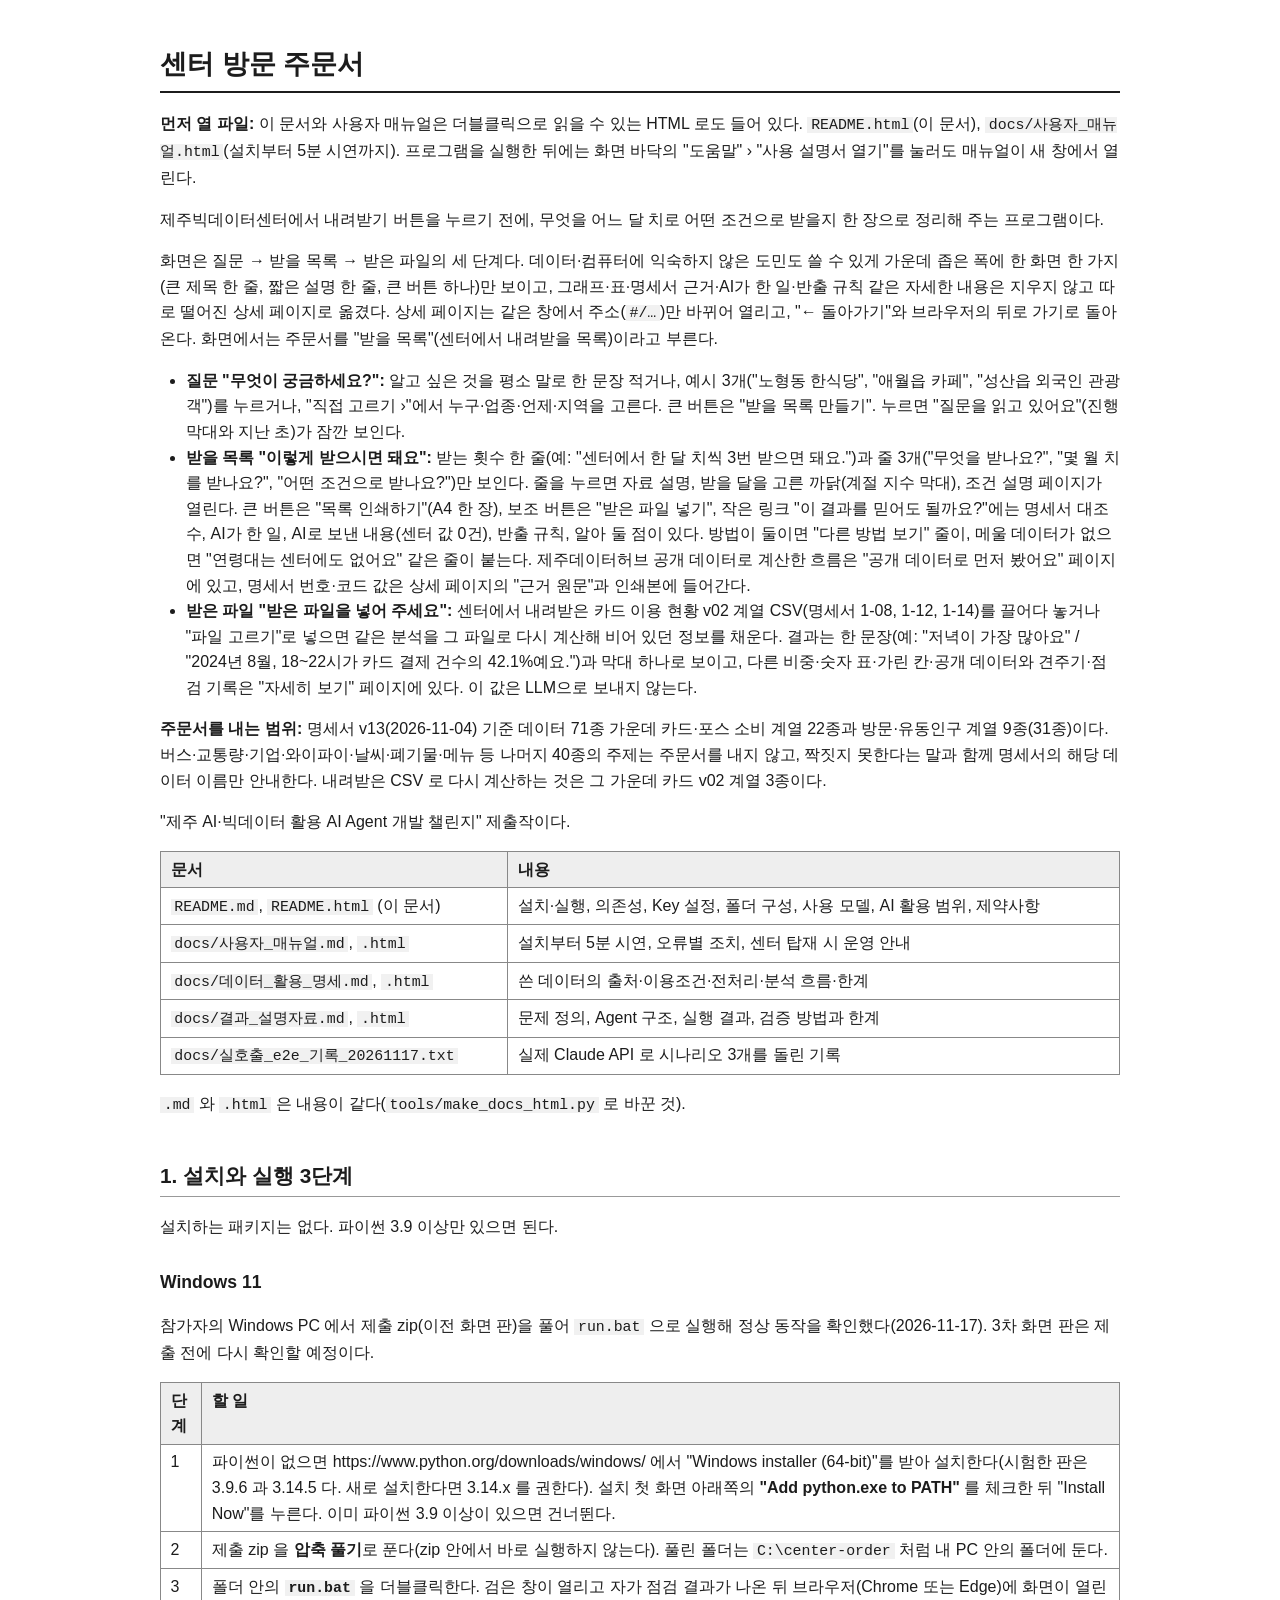
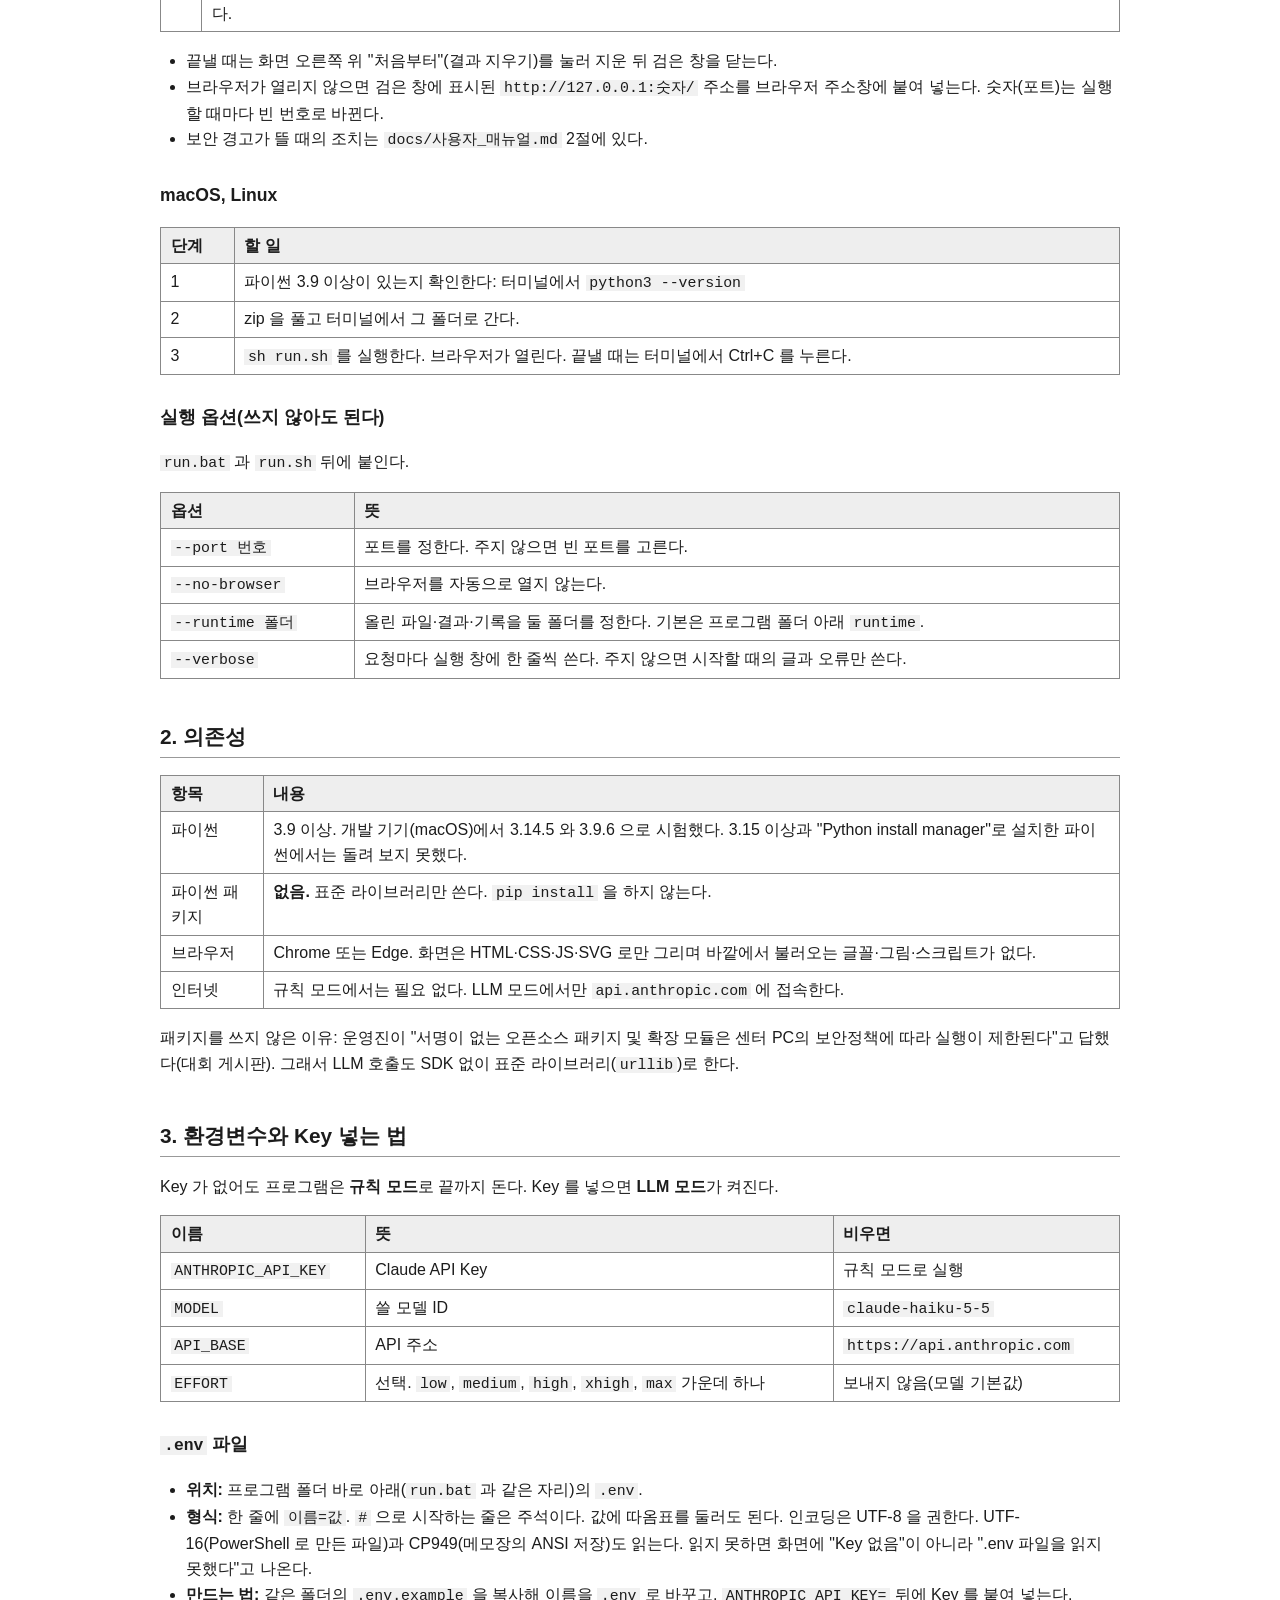
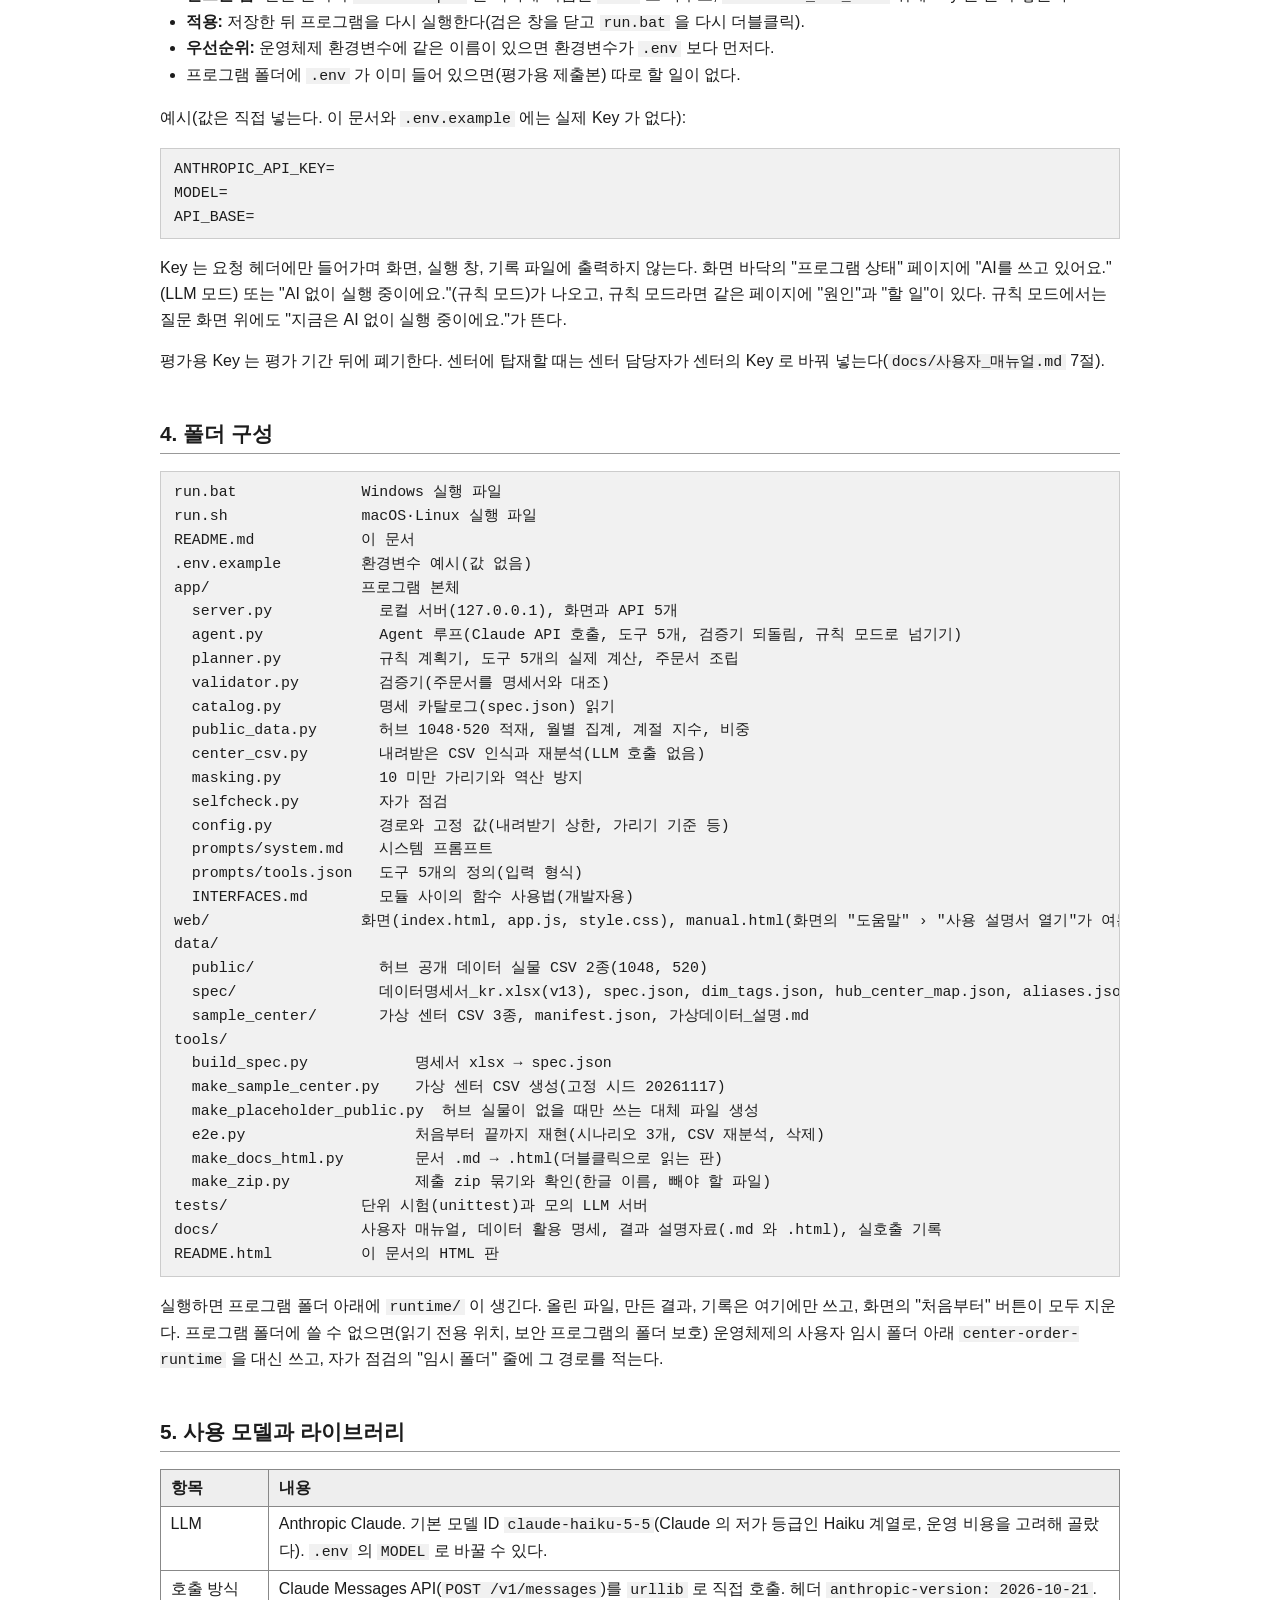
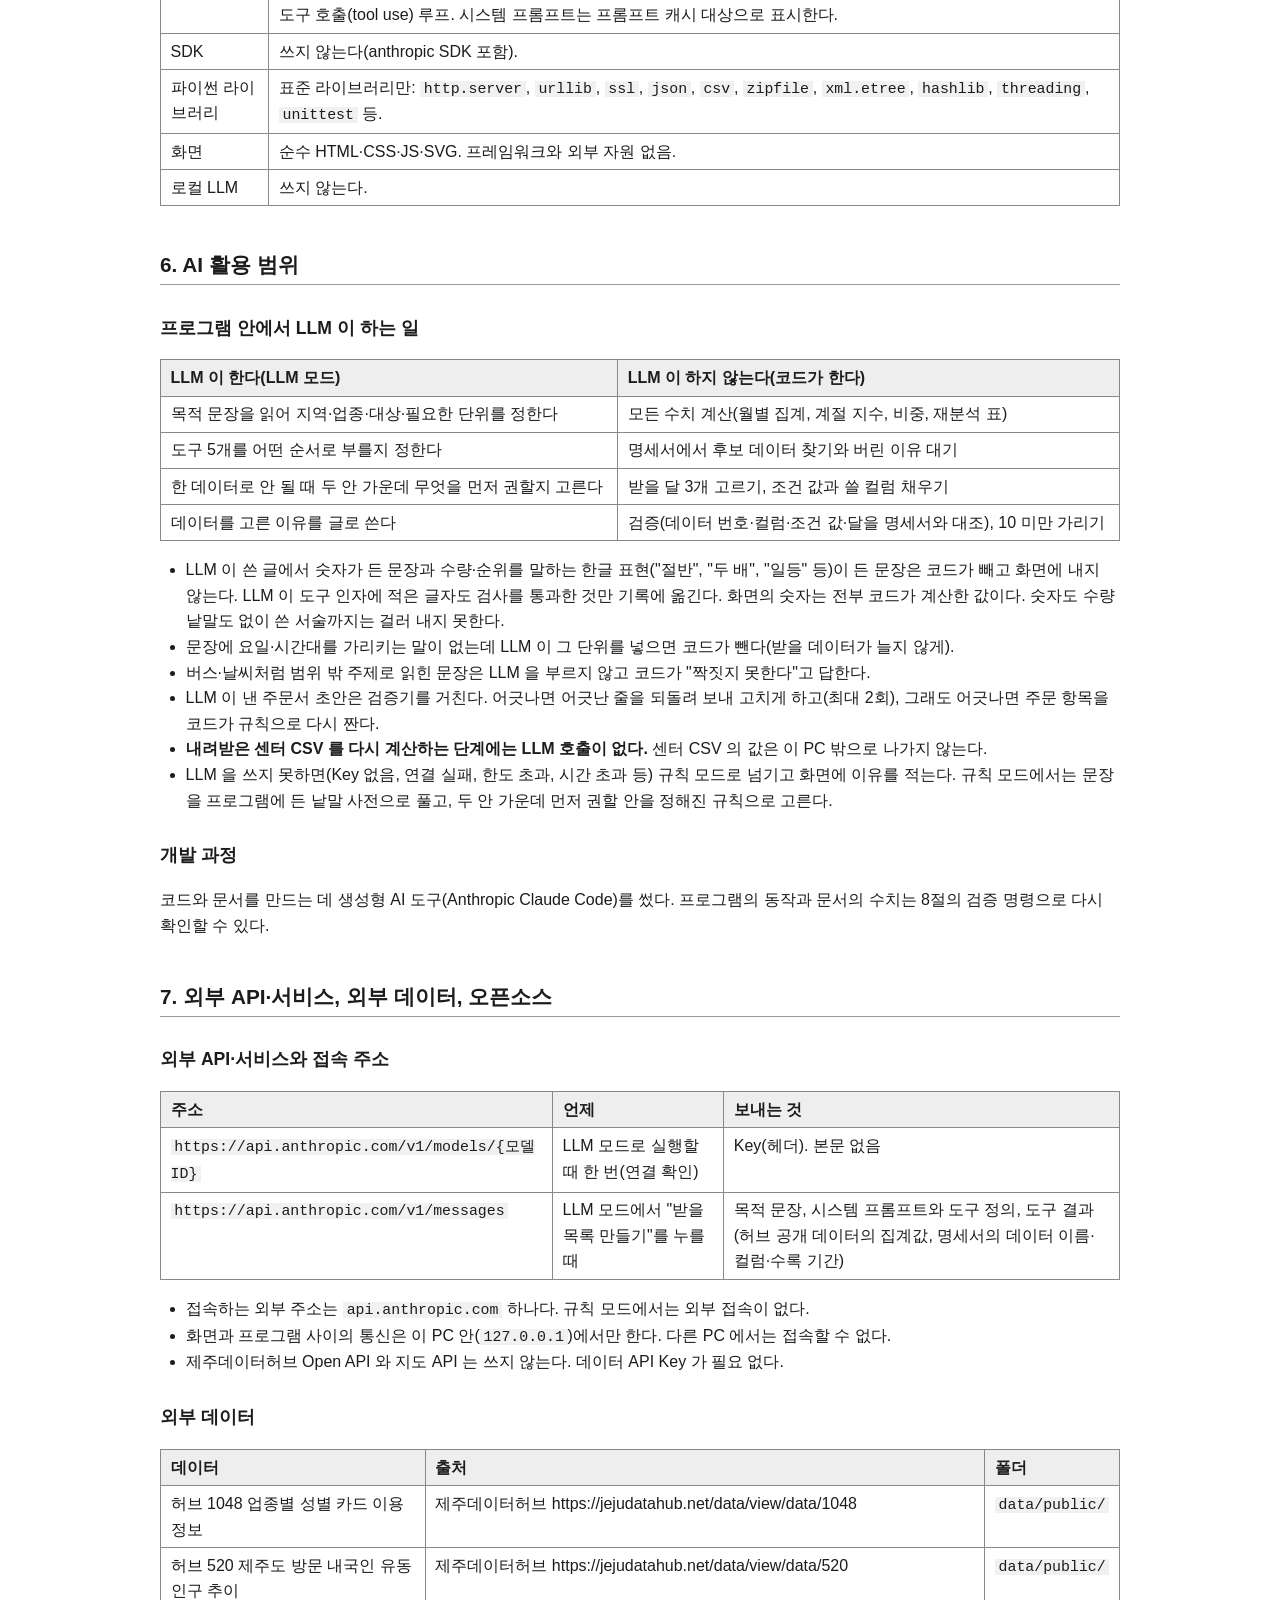
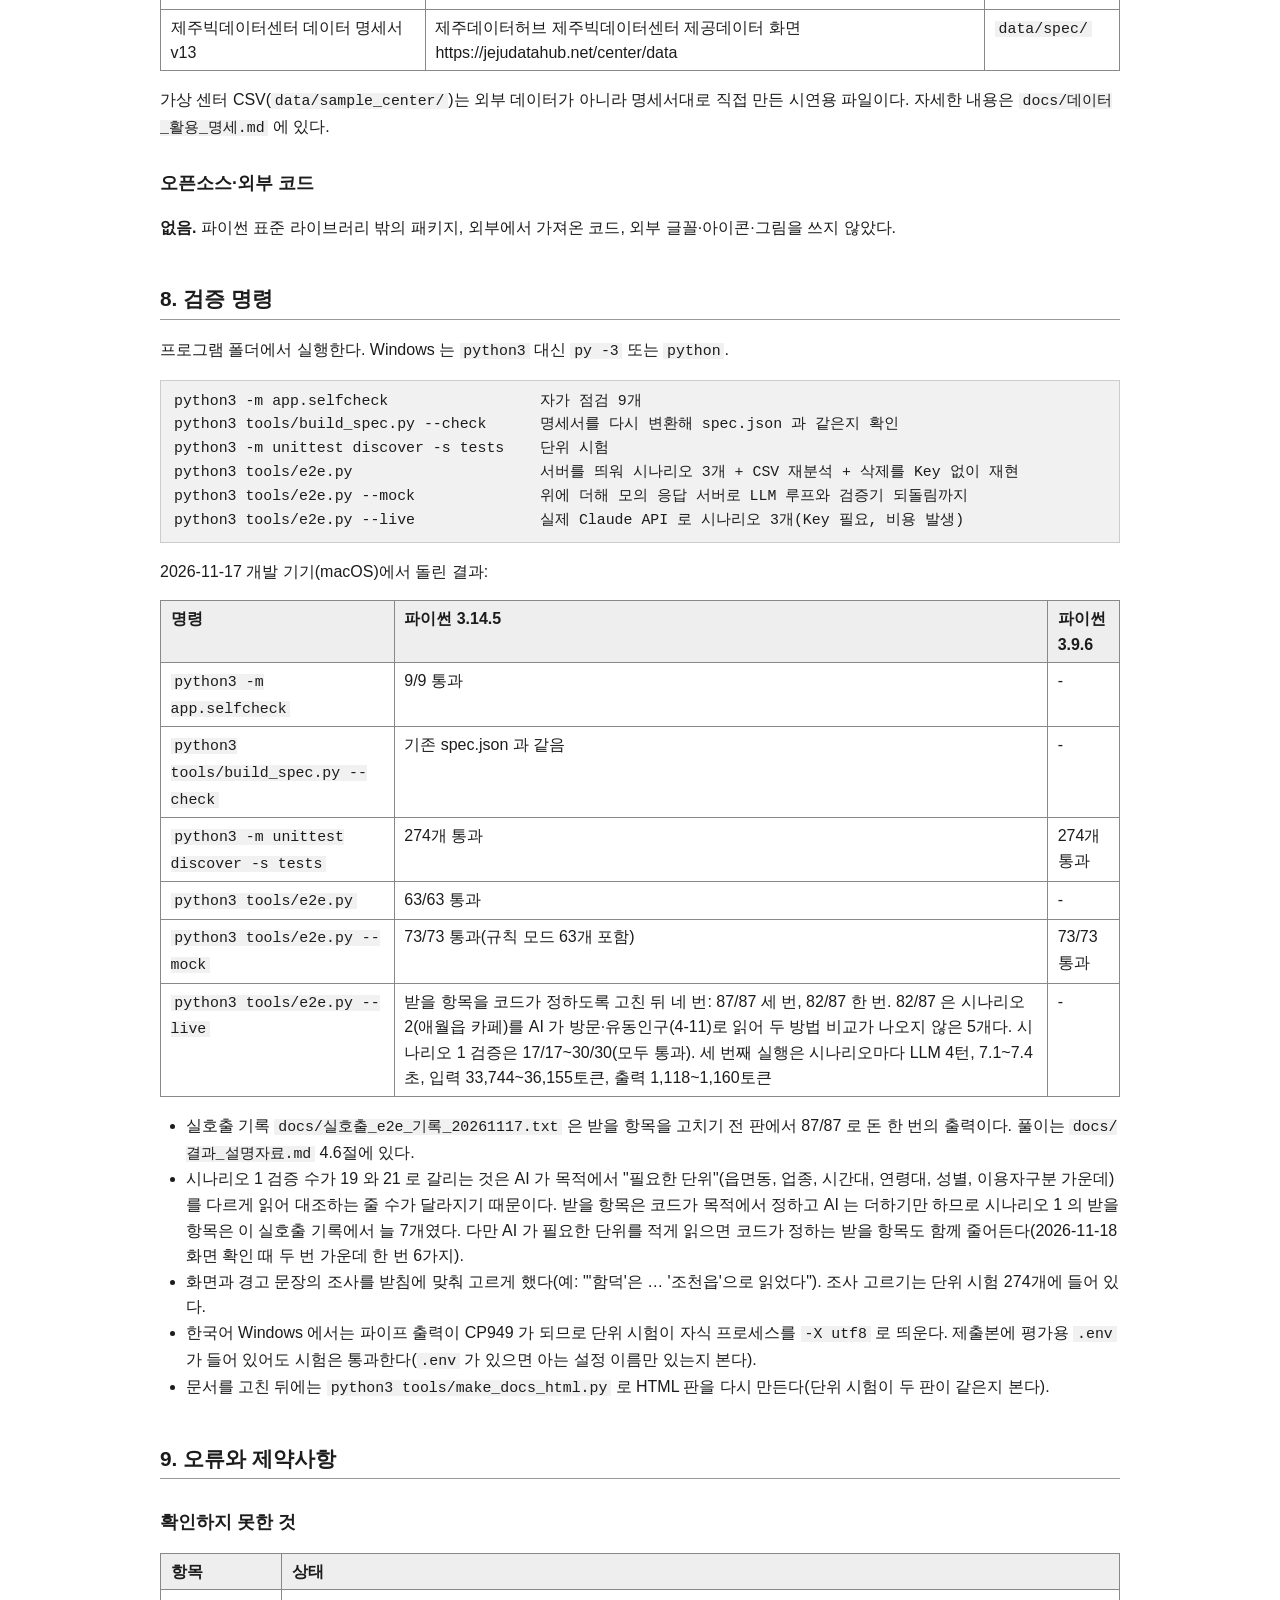
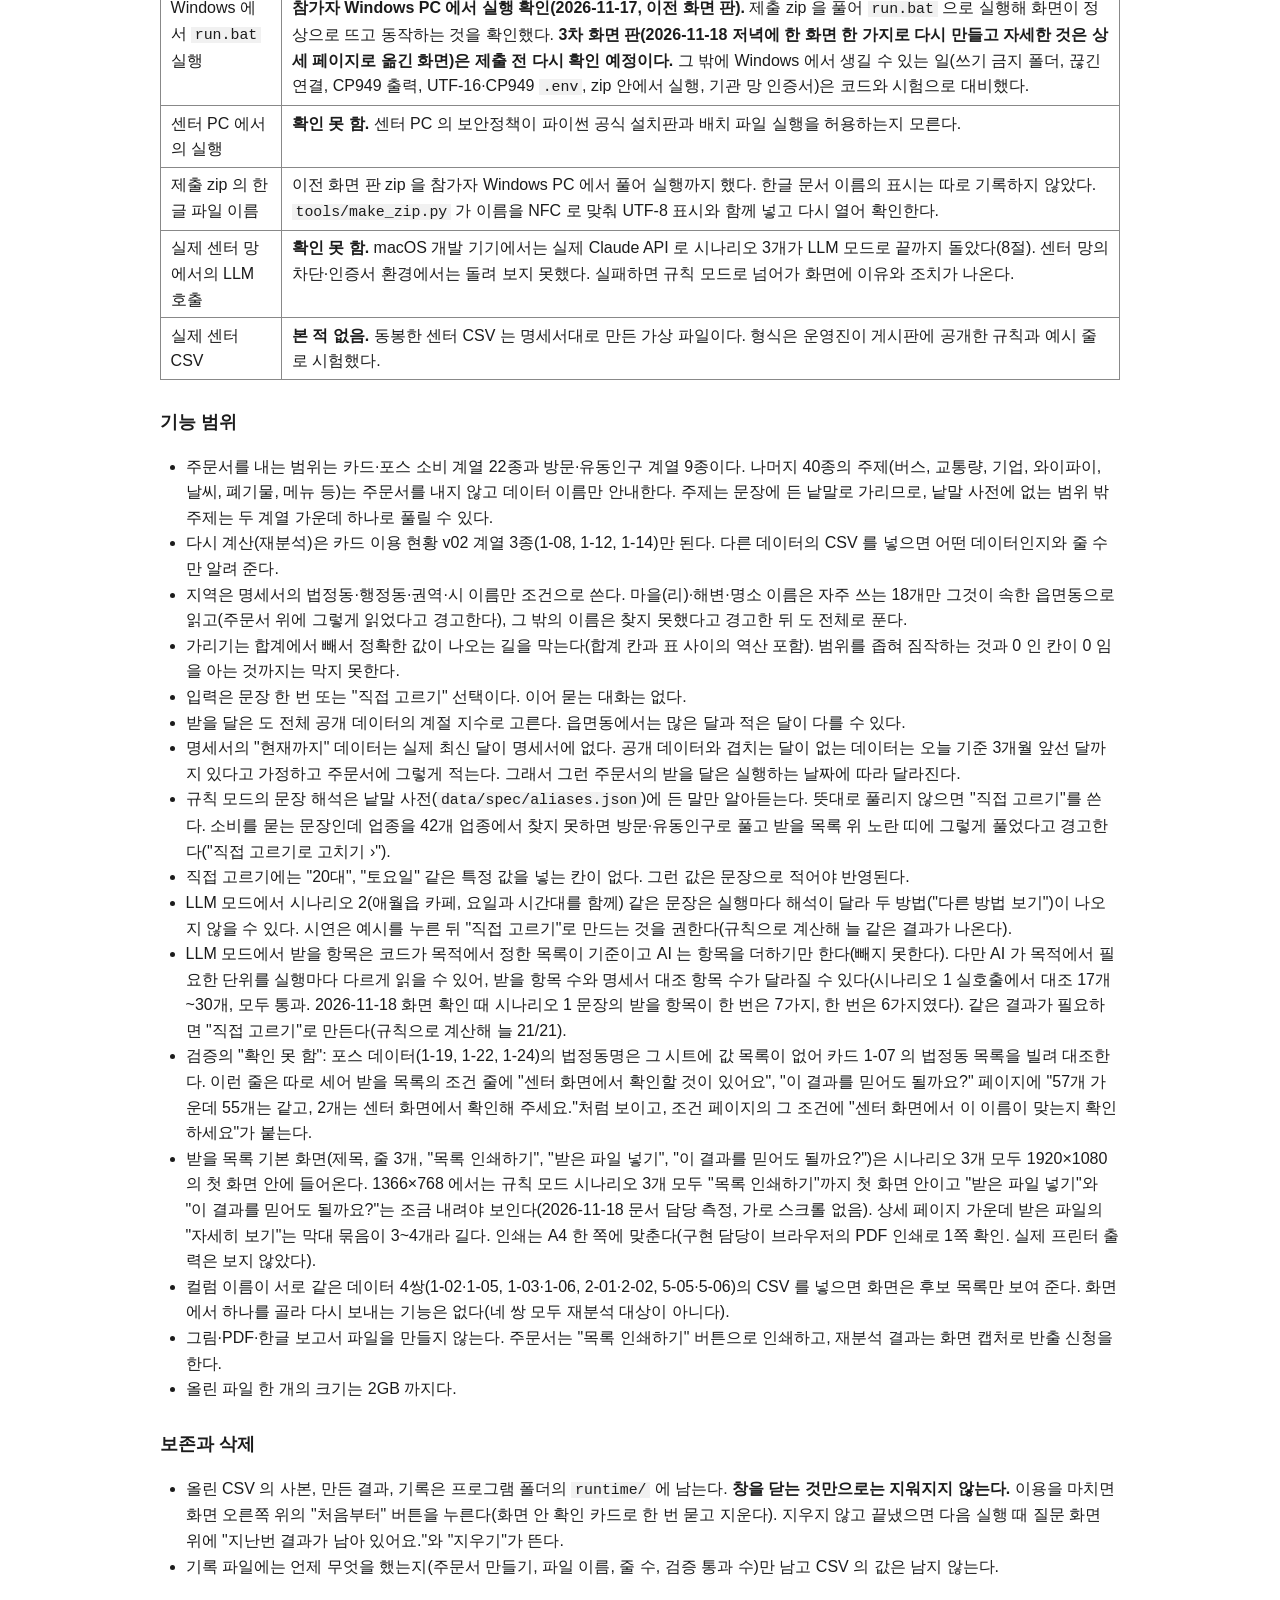
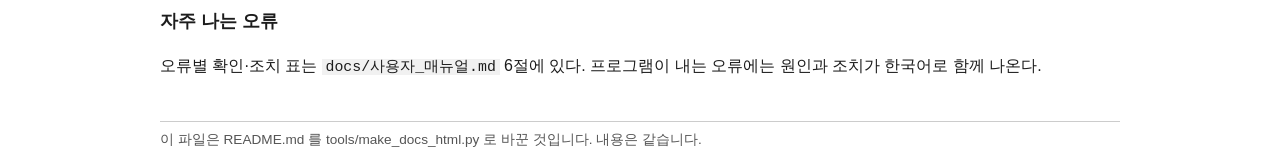
<file: README.html>
<!DOCTYPE html>
<html lang="ko">
<head>
<meta charset="utf-8">
<meta name="viewport" content="width=device-width, initial-scale=1">
<title>센터 방문 주문서</title>
<style>
body { font-family: "Malgun Gothic", "맑은 고딕", "Apple SD Gothic Neo", "Noto Sans KR", sans-serif;
       line-height: 1.6; color: #1c1c1c; background: #fff; max-width: 60em; margin: 0 auto; padding: 1.5em 1.2em 4em; }
h1 { font-size: 1.7em; border-bottom: 2px solid #1c1c1c; padding-bottom: .2em; }
h2 { font-size: 1.3em; margin-top: 2em; border-bottom: 1px solid #999; padding-bottom: .15em; }
h3 { font-size: 1.1em; margin-top: 1.6em; }
h4 { font-size: 1em; margin-top: 1.3em; }
table { border-collapse: collapse; margin: .8em 0; width: 100%; }
th, td { border: 1px solid #888; padding: .3em .6em; vertical-align: top; text-align: left; }
th { background: #eee; }
code { font-family: Consolas, "D2Coding", Menlo, monospace; background: #f1f1f1; padding: 0 .25em; font-size: .93em; }
pre { background: #f1f1f1; border: 1px solid #ccc; padding: .7em 1em; overflow-x: auto; }
pre code { background: none; padding: 0; }
blockquote { margin: .8em 0; padding: .1em 1em; border-left: 4px solid #999; background: #f7f7f7; }
hr { border: 0; border-top: 1px solid #999; margin: 1.6em 0; }
ul, ol { padding-left: 1.6em; }
a { color: #0b4f9e; }
.made { color: #555; font-size: .85em; margin-top: 3em; border-top: 1px solid #ccc; padding-top: .5em; }
@media print { body { max-width: none; padding: 0; font-size: 10pt; } a { color: inherit; text-decoration: none; } pre, table, blockquote { break-inside: avoid; } }
</style>
</head>
<body>
<h1>센터 방문 주문서</h1>
<p><strong>먼저 열 파일:</strong> 이 문서와 사용자 매뉴얼은 더블클릭으로 읽을 수 있는 HTML 로도 들어 있다. <code>README.html</code>(이 문서), <code>docs/사용자_매뉴얼.html</code>(설치부터 5분 시연까지). 프로그램을 실행한 뒤에는 화면 바닥의 "도움말" › "사용 설명서 열기"를 눌러도 매뉴얼이 새 창에서 열린다.</p>
<p>제주빅데이터센터에서 내려받기 버튼을 누르기 전에, 무엇을 어느 달 치로 어떤 조건으로 받을지 한 장으로 정리해 주는 프로그램이다.</p>
<p>화면은 질문 → 받을 목록 → 받은 파일의 세 단계다. 데이터·컴퓨터에 익숙하지 않은 도민도 쓸 수 있게 가운데 좁은 폭에 한 화면 한 가지(큰 제목 한 줄, 짧은 설명 한 줄, 큰 버튼 하나)만 보이고, 그래프·표·명세서 근거·AI가 한 일·반출 규칙 같은 자세한 내용은 지우지 않고 따로 떨어진 상세 페이지로 옮겼다. 상세 페이지는 같은 창에서 주소(<code>#/…</code>)만 바뀌어 열리고, "← 돌아가기"와 브라우저의 뒤로 가기로 돌아온다. 화면에서는 주문서를 "받을 목록"(센터에서 내려받을 목록)이라고 부른다.</p>
<ul>
<li><strong>질문 "무엇이 궁금하세요?":</strong> 알고 싶은 것을 평소 말로 한 문장 적거나, 예시 3개("노형동 한식당", "애월읍 카페", "성산읍 외국인 관광객")를 누르거나, "직접 고르기 ›"에서 누구·업종·언제·지역을 고른다. 큰 버튼은 "받을 목록 만들기". 누르면 "질문을 읽고 있어요"(진행 막대와 지난 초)가 잠깐 보인다.
</li>
<li><strong>받을 목록 "이렇게 받으시면 돼요":</strong> 받는 횟수 한 줄(예: "센터에서 한 달 치씩 3번 받으면 돼요.")과 줄 3개("무엇을 받나요?", "몇 월 치를 받나요?", "어떤 조건으로 받나요?")만 보인다. 줄을 누르면 자료 설명, 받을 달을 고른 까닭(계절 지수 막대), 조건 설명 페이지가 열린다. 큰 버튼은 "목록 인쇄하기"(A4 한 장), 보조 버튼은 "받은 파일 넣기", 작은 링크 "이 결과를 믿어도 될까요?"에는 명세서 대조 수, AI가 한 일, AI로 보낸 내용(센터 값 0건), 반출 규칙, 알아 둘 점이 있다. 방법이 둘이면 "다른 방법 보기" 줄이, 메울 데이터가 없으면 "연령대는 센터에도 없어요" 같은 줄이 붙는다. 제주데이터허브 공개 데이터로 계산한 흐름은 "공개 데이터로 먼저 봤어요" 페이지에 있고, 명세서 번호·코드 값은 상세 페이지의 "근거 원문"과 인쇄본에 들어간다.
</li>
<li><strong>받은 파일 "받은 파일을 넣어 주세요":</strong> 센터에서 내려받은 카드 이용 현황 v02 계열 CSV(명세서 1-08, 1-12, 1-14)를 끌어다 놓거나 "파일 고르기"로 넣으면 같은 분석을 그 파일로 다시 계산해 비어 있던 정보를 채운다. 결과는 한 문장(예: "저녁이 가장 많아요" / "2024년 8월, 18~22시가 카드 결제 건수의 42.1%예요.")과 막대 하나로 보이고, 다른 비중·숫자 표·가린 칸·공개 데이터와 견주기·점검 기록은 "자세히 보기" 페이지에 있다. 이 값은 LLM으로 보내지 않는다.
</li></ul>
<p><strong>주문서를 내는 범위:</strong> 명세서 v13(2026-11-04) 기준 데이터 71종 가운데 카드·포스 소비 계열 22종과 방문·유동인구 계열 9종(31종)이다. 버스·교통량·기업·와이파이·날씨·폐기물·메뉴 등 나머지 40종의 주제는 주문서를 내지 않고, 짝짓지 못한다는 말과 함께 명세서의 해당 데이터 이름만 안내한다. 내려받은 CSV 로 다시 계산하는 것은 그 가운데 카드 v02 계열 3종이다.</p>
<p>"제주 AI·빅데이터 활용 AI Agent 개발 챌린지" 제출작이다.</p>
<table><thead><tr><th>문서</th><th>내용</th></tr></thead><tbody>
<tr><td><code>README.md</code>, <code>README.html</code> (이 문서)</td><td>설치·실행, 의존성, Key 설정, 폴더 구성, 사용 모델, AI 활용 범위, 제약사항</td></tr>
<tr><td><code>docs/사용자_매뉴얼.md</code>, <code>.html</code></td><td>설치부터 5분 시연, 오류별 조치, 센터 탑재 시 운영 안내</td></tr>
<tr><td><code>docs/데이터_활용_명세.md</code>, <code>.html</code></td><td>쓴 데이터의 출처·이용조건·전처리·분석 흐름·한계</td></tr>
<tr><td><code>docs/결과_설명자료.md</code>, <code>.html</code></td><td>문제 정의, Agent 구조, 실행 결과, 검증 방법과 한계</td></tr>
<tr><td><code>docs/실호출_e2e_기록_20261117.txt</code></td><td>실제 Claude API 로 시나리오 3개를 돌린 기록</td></tr>
</tbody></table>
<p><code>.md</code> 와 <code>.html</code> 은 내용이 같다(<code>tools/make_docs_html.py</code> 로 바꾼 것).</p>
<h2>1. 설치와 실행 3단계</h2>
<p>설치하는 패키지는 없다. 파이썬 3.9 이상만 있으면 된다.</p>
<h3>Windows 11</h3>
<p>참가자의 Windows PC 에서 제출 zip(이전 화면 판)을 풀어 <code>run.bat</code> 으로 실행해 정상 동작을 확인했다(2026-11-17). 3차 화면 판은 제출 전에 다시 확인할 예정이다.</p>
<table><thead><tr><th>단계</th><th>할 일</th></tr></thead><tbody>
<tr><td>1</td><td>파이썬이 없으면 https://www.python.org/downloads/windows/ 에서 "Windows installer (64-bit)"를 받아 설치한다(시험한 판은 3.9.6 과 3.14.5 다. 새로 설치한다면 3.14.x 를 권한다). 설치 첫 화면 아래쪽의 <strong>"Add python.exe to PATH"</strong> 를 체크한 뒤 "Install Now"를 누른다. 이미 파이썬 3.9 이상이 있으면 건너뛴다.</td></tr>
<tr><td>2</td><td>제출 zip 을 <strong>압축 풀기</strong>로 푼다(zip 안에서 바로 실행하지 않는다). 풀린 폴더는 <code>C:\center-order</code> 처럼 내 PC 안의 폴더에 둔다.</td></tr>
<tr><td>3</td><td>폴더 안의 <strong><code>run.bat</code></strong> 을 더블클릭한다. 검은 창이 열리고 자가 점검 결과가 나온 뒤 브라우저(Chrome 또는 Edge)에 화면이 열린다.</td></tr>
</tbody></table>
<ul>
<li>끝낼 때는 화면 오른쪽 위 "처음부터"(결과 지우기)를 눌러 지운 뒤 검은 창을 닫는다.
</li>
<li>브라우저가 열리지 않으면 검은 창에 표시된 <code>http://127.0.0.1:숫자/</code> 주소를 브라우저 주소창에 붙여 넣는다. 숫자(포트)는 실행할 때마다 빈 번호로 바뀐다.
</li>
<li>보안 경고가 뜰 때의 조치는 <code>docs/사용자_매뉴얼.md</code> 2절에 있다.
</li></ul>
<h3>macOS, Linux</h3>
<table><thead><tr><th>단계</th><th>할 일</th></tr></thead><tbody>
<tr><td>1</td><td>파이썬 3.9 이상이 있는지 확인한다: 터미널에서 <code>python3 --version</code></td></tr>
<tr><td>2</td><td>zip 을 풀고 터미널에서 그 폴더로 간다.</td></tr>
<tr><td>3</td><td><code>sh run.sh</code> 를 실행한다. 브라우저가 열린다. 끝낼 때는 터미널에서 Ctrl+C 를 누른다.</td></tr>
</tbody></table>
<h3>실행 옵션(쓰지 않아도 된다)</h3>
<p><code>run.bat</code> 과 <code>run.sh</code> 뒤에 붙인다.</p>
<table><thead><tr><th>옵션</th><th>뜻</th></tr></thead><tbody>
<tr><td><code>--port 번호</code></td><td>포트를 정한다. 주지 않으면 빈 포트를 고른다.</td></tr>
<tr><td><code>--no-browser</code></td><td>브라우저를 자동으로 열지 않는다.</td></tr>
<tr><td><code>--runtime 폴더</code></td><td>올린 파일·결과·기록을 둘 폴더를 정한다. 기본은 프로그램 폴더 아래 <code>runtime</code>.</td></tr>
<tr><td><code>--verbose</code></td><td>요청마다 실행 창에 한 줄씩 쓴다. 주지 않으면 시작할 때의 글과 오류만 쓴다.</td></tr>
</tbody></table>
<h2>2. 의존성</h2>
<table><thead><tr><th>항목</th><th>내용</th></tr></thead><tbody>
<tr><td>파이썬</td><td>3.9 이상. 개발 기기(macOS)에서 3.14.5 와 3.9.6 으로 시험했다. 3.15 이상과 "Python install manager"로 설치한 파이썬에서는 돌려 보지 못했다.</td></tr>
<tr><td>파이썬 패키지</td><td><strong>없음.</strong> 표준 라이브러리만 쓴다. <code>pip install</code> 을 하지 않는다.</td></tr>
<tr><td>브라우저</td><td>Chrome 또는 Edge. 화면은 HTML·CSS·JS·SVG 로만 그리며 바깥에서 불러오는 글꼴·그림·스크립트가 없다.</td></tr>
<tr><td>인터넷</td><td>규칙 모드에서는 필요 없다. LLM 모드에서만 <code>api.anthropic.com</code> 에 접속한다.</td></tr>
</tbody></table>
<p>패키지를 쓰지 않은 이유: 운영진이 "서명이 없는 오픈소스 패키지 및 확장 모듈은 센터 PC의 보안정책에 따라 실행이 제한된다"고 답했다(대회 게시판). 그래서 LLM 호출도 SDK 없이 표준 라이브러리(<code>urllib</code>)로 한다.</p>
<h2>3. 환경변수와 Key 넣는 법</h2>
<p>Key 가 없어도 프로그램은 <strong>규칙 모드</strong>로 끝까지 돈다. Key 를 넣으면 <strong>LLM 모드</strong>가 켜진다.</p>
<table><thead><tr><th>이름</th><th>뜻</th><th>비우면</th></tr></thead><tbody>
<tr><td><code>ANTHROPIC_API_KEY</code></td><td>Claude API Key</td><td>규칙 모드로 실행</td></tr>
<tr><td><code>MODEL</code></td><td>쓸 모델 ID</td><td><code>claude-haiku-5-5</code></td></tr>
<tr><td><code>API_BASE</code></td><td>API 주소</td><td><code>https://api.anthropic.com</code></td></tr>
<tr><td><code>EFFORT</code></td><td>선택. <code>low</code>, <code>medium</code>, <code>high</code>, <code>xhigh</code>, <code>max</code> 가운데 하나</td><td>보내지 않음(모델 기본값)</td></tr>
</tbody></table>
<h3><code>.env</code> 파일</h3>
<ul>
<li><strong>위치:</strong> 프로그램 폴더 바로 아래(<code>run.bat</code> 과 같은 자리)의 <code>.env</code>.
</li>
<li><strong>형식:</strong> 한 줄에 <code>이름=값</code>. <code>#</code> 으로 시작하는 줄은 주석이다. 값에 따옴표를 둘러도 된다. 인코딩은 UTF-8 을 권한다. UTF-16(PowerShell 로 만든 파일)과 CP949(메모장의 ANSI 저장)도 읽는다. 읽지 못하면 화면에 "Key 없음"이 아니라 ".env 파일을 읽지 못했다"고 나온다.
</li>
<li><strong>만드는 법:</strong> 같은 폴더의 <code>.env.example</code> 을 복사해 이름을 <code>.env</code> 로 바꾸고, <code>ANTHROPIC_API_KEY=</code> 뒤에 Key 를 붙여 넣는다.
</li>
<li><strong>적용:</strong> 저장한 뒤 프로그램을 다시 실행한다(검은 창을 닫고 <code>run.bat</code> 을 다시 더블클릭).
</li>
<li><strong>우선순위:</strong> 운영체제 환경변수에 같은 이름이 있으면 환경변수가 <code>.env</code> 보다 먼저다.
</li>
<li>프로그램 폴더에 <code>.env</code> 가 이미 들어 있으면(평가용 제출본) 따로 할 일이 없다.
</li></ul>
<p>예시(값은 직접 넣는다. 이 문서와 <code>.env.example</code> 에는 실제 Key 가 없다):</p>
<pre><code>ANTHROPIC_API_KEY=
MODEL=
API_BASE=</code></pre>
<p>Key 는 요청 헤더에만 들어가며 화면, 실행 창, 기록 파일에 출력하지 않는다. 화면 바닥의 "프로그램 상태" 페이지에 "AI를 쓰고 있어요."(LLM 모드) 또는 "AI 없이 실행 중이에요."(규칙 모드)가 나오고, 규칙 모드라면 같은 페이지에 "원인"과 "할 일"이 있다. 규칙 모드에서는 질문 화면 위에도 "지금은 AI 없이 실행 중이에요."가 뜬다.</p>
<p>평가용 Key 는 평가 기간 뒤에 폐기한다. 센터에 탑재할 때는 센터 담당자가 센터의 Key 로 바꿔 넣는다(<code>docs/사용자_매뉴얼.md</code> 7절).</p>
<h2>4. 폴더 구성</h2>
<pre><code>run.bat              Windows 실행 파일
run.sh               macOS·Linux 실행 파일
README.md            이 문서
.env.example         환경변수 예시(값 없음)
app/                 프로그램 본체
  server.py            로컬 서버(127.0.0.1), 화면과 API 5개
  agent.py             Agent 루프(Claude API 호출, 도구 5개, 검증기 되돌림, 규칙 모드로 넘기기)
  planner.py           규칙 계획기, 도구 5개의 실제 계산, 주문서 조립
  validator.py         검증기(주문서를 명세서와 대조)
  catalog.py           명세 카탈로그(spec.json) 읽기
  public_data.py       허브 1048·520 적재, 월별 집계, 계절 지수, 비중
  center_csv.py        내려받은 CSV 인식과 재분석(LLM 호출 없음)
  masking.py           10 미만 가리기와 역산 방지
  selfcheck.py         자가 점검
  config.py            경로와 고정 값(내려받기 상한, 가리기 기준 등)
  prompts/system.md    시스템 프롬프트
  prompts/tools.json   도구 5개의 정의(입력 형식)
  INTERFACES.md        모듈 사이의 함수 사용법(개발자용)
web/                 화면(index.html, app.js, style.css), manual.html(화면의 "도움말" › "사용 설명서 열기"가 여는 매뉴얼)
data/
  public/              허브 공개 데이터 실물 CSV 2종(1048, 520)
  spec/                데이터명세서_kr.xlsx(v13), spec.json, dim_tags.json, hub_center_map.json, aliases.json
  sample_center/       가상 센터 CSV 3종, manifest.json, 가상데이터_설명.md
tools/
  build_spec.py            명세서 xlsx → spec.json
  make_sample_center.py    가상 센터 CSV 생성(고정 시드 20261117)
  make_placeholder_public.py  허브 실물이 없을 때만 쓰는 대체 파일 생성
  e2e.py                   처음부터 끝까지 재현(시나리오 3개, CSV 재분석, 삭제)
  make_docs_html.py        문서 .md → .html(더블클릭으로 읽는 판)
  make_zip.py              제출 zip 묶기와 확인(한글 이름, 빼야 할 파일)
tests/               단위 시험(unittest)과 모의 LLM 서버
docs/                사용자 매뉴얼, 데이터 활용 명세, 결과 설명자료(.md 와 .html), 실호출 기록
README.html          이 문서의 HTML 판</code></pre>
<p>실행하면 프로그램 폴더 아래에 <code>runtime/</code> 이 생긴다. 올린 파일, 만든 결과, 기록은 여기에만 쓰고, 화면의 "처음부터" 버튼이 모두 지운다. 프로그램 폴더에 쓸 수 없으면(읽기 전용 위치, 보안 프로그램의 폴더 보호) 운영체제의 사용자 임시 폴더 아래 <code>center-order-runtime</code> 을 대신 쓰고, 자가 점검의 "임시 폴더" 줄에 그 경로를 적는다.</p>
<h2>5. 사용 모델과 라이브러리</h2>
<table><thead><tr><th>항목</th><th>내용</th></tr></thead><tbody>
<tr><td>LLM</td><td>Anthropic Claude. 기본 모델 ID <code>claude-haiku-5-5</code>(Claude 의 저가 등급인 Haiku 계열로, 운영 비용을 고려해 골랐다). <code>.env</code> 의 <code>MODEL</code> 로 바꿀 수 있다.</td></tr>
<tr><td>호출 방식</td><td>Claude Messages API(<code>POST /v1/messages</code>)를 <code>urllib</code> 로 직접 호출. 헤더 <code>anthropic-version: 2026-10-21</code>. 도구 호출(tool use) 루프. 시스템 프롬프트는 프롬프트 캐시 대상으로 표시한다.</td></tr>
<tr><td>SDK</td><td>쓰지 않는다(anthropic SDK 포함).</td></tr>
<tr><td>파이썬 라이브러리</td><td>표준 라이브러리만: <code>http.server</code>, <code>urllib</code>, <code>ssl</code>, <code>json</code>, <code>csv</code>, <code>zipfile</code>, <code>xml.etree</code>, <code>hashlib</code>, <code>threading</code>, <code>unittest</code> 등.</td></tr>
<tr><td>화면</td><td>순수 HTML·CSS·JS·SVG. 프레임워크와 외부 자원 없음.</td></tr>
<tr><td>로컬 LLM</td><td>쓰지 않는다.</td></tr>
</tbody></table>
<h2>6. AI 활용 범위</h2>
<h3>프로그램 안에서 LLM 이 하는 일</h3>
<table><thead><tr><th>LLM 이 한다(LLM 모드)</th><th>LLM 이 하지 않는다(코드가 한다)</th></tr></thead><tbody>
<tr><td>목적 문장을 읽어 지역·업종·대상·필요한 단위를 정한다</td><td>모든 수치 계산(월별 집계, 계절 지수, 비중, 재분석 표)</td></tr>
<tr><td>도구 5개를 어떤 순서로 부를지 정한다</td><td>명세서에서 후보 데이터 찾기와 버린 이유 대기</td></tr>
<tr><td>한 데이터로 안 될 때 두 안 가운데 무엇을 먼저 권할지 고른다</td><td>받을 달 3개 고르기, 조건 값과 쓸 컬럼 채우기</td></tr>
<tr><td>데이터를 고른 이유를 글로 쓴다</td><td>검증(데이터 번호·컬럼·조건 값·달을 명세서와 대조), 10 미만 가리기</td></tr>
</tbody></table>
<ul>
<li>LLM 이 쓴 글에서 숫자가 든 문장과 수량·순위를 말하는 한글 표현("절반", "두 배", "일등" 등)이 든 문장은 코드가 빼고 화면에 내지 않는다. LLM 이 도구 인자에 적은 글자도 검사를 통과한 것만 기록에 옮긴다. 화면의 숫자는 전부 코드가 계산한 값이다. 숫자도 수량 낱말도 없이 쓴 서술까지는 걸러 내지 못한다.
</li>
<li>문장에 요일·시간대를 가리키는 말이 없는데 LLM 이 그 단위를 넣으면 코드가 뺀다(받을 데이터가 늘지 않게).
</li>
<li>버스·날씨처럼 범위 밖 주제로 읽힌 문장은 LLM 을 부르지 않고 코드가 "짝짓지 못한다"고 답한다.
</li>
<li>LLM 이 낸 주문서 초안은 검증기를 거친다. 어긋나면 어긋난 줄을 되돌려 보내 고치게 하고(최대 2회), 그래도 어긋나면 주문 항목을 코드가 규칙으로 다시 짠다.
</li>
<li><strong>내려받은 센터 CSV 를 다시 계산하는 단계에는 LLM 호출이 없다.</strong> 센터 CSV 의 값은 이 PC 밖으로 나가지 않는다.
</li>
<li>LLM 을 쓰지 못하면(Key 없음, 연결 실패, 한도 초과, 시간 초과 등) 규칙 모드로 넘기고 화면에 이유를 적는다. 규칙 모드에서는 문장을 프로그램에 든 낱말 사전으로 풀고, 두 안 가운데 먼저 권할 안을 정해진 규칙으로 고른다.
</li></ul>
<h3>개발 과정</h3>
<p>코드와 문서를 만드는 데 생성형 AI 도구(Anthropic Claude Code)를 썼다. 프로그램의 동작과 문서의 수치는 8절의 검증 명령으로 다시 확인할 수 있다.</p>
<h2>7. 외부 API·서비스, 외부 데이터, 오픈소스</h2>
<h3>외부 API·서비스와 접속 주소</h3>
<table><thead><tr><th>주소</th><th>언제</th><th>보내는 것</th></tr></thead><tbody>
<tr><td><code>https://api.anthropic.com/v1/models/{모델 ID}</code></td><td>LLM 모드로 실행할 때 한 번(연결 확인)</td><td>Key(헤더). 본문 없음</td></tr>
<tr><td><code>https://api.anthropic.com/v1/messages</code></td><td>LLM 모드에서 "받을 목록 만들기"를 누를 때</td><td>목적 문장, 시스템 프롬프트와 도구 정의, 도구 결과(허브 공개 데이터의 집계값, 명세서의 데이터 이름·컬럼·수록 기간)</td></tr>
</tbody></table>
<ul>
<li>접속하는 외부 주소는 <code>api.anthropic.com</code> 하나다. 규칙 모드에서는 외부 접속이 없다.
</li>
<li>화면과 프로그램 사이의 통신은 이 PC 안(<code>127.0.0.1</code>)에서만 한다. 다른 PC 에서는 접속할 수 없다.
</li>
<li>제주데이터허브 Open API 와 지도 API 는 쓰지 않는다. 데이터 API Key 가 필요 없다.
</li></ul>
<h3>외부 데이터</h3>
<table><thead><tr><th>데이터</th><th>출처</th><th>폴더</th></tr></thead><tbody>
<tr><td>허브 1048 업종별 성별 카드 이용 정보</td><td>제주데이터허브 https://jejudatahub.net/data/view/data/1048</td><td><code>data/public/</code></td></tr>
<tr><td>허브 520 제주도 방문 내국인 유동인구 추이</td><td>제주데이터허브 https://jejudatahub.net/data/view/data/520</td><td><code>data/public/</code></td></tr>
<tr><td>제주빅데이터센터 데이터 명세서 v13</td><td>제주데이터허브 제주빅데이터센터 제공데이터 화면 https://jejudatahub.net/center/data</td><td><code>data/spec/</code></td></tr>
</tbody></table>
<p>가상 센터 CSV(<code>data/sample_center/</code>)는 외부 데이터가 아니라 명세서대로 직접 만든 시연용 파일이다. 자세한 내용은 <code>docs/데이터_활용_명세.md</code> 에 있다.</p>
<h3>오픈소스·외부 코드</h3>
<p><strong>없음.</strong> 파이썬 표준 라이브러리 밖의 패키지, 외부에서 가져온 코드, 외부 글꼴·아이콘·그림을 쓰지 않았다.</p>
<h2>8. 검증 명령</h2>
<p>프로그램 폴더에서 실행한다. Windows 는 <code>python3</code> 대신 <code>py -3</code> 또는 <code>python</code>.</p>
<pre><code>python3 -m app.selfcheck                 자가 점검 9개
python3 tools/build_spec.py --check      명세서를 다시 변환해 spec.json 과 같은지 확인
python3 -m unittest discover -s tests    단위 시험
python3 tools/e2e.py                     서버를 띄워 시나리오 3개 + CSV 재분석 + 삭제를 Key 없이 재현
python3 tools/e2e.py --mock              위에 더해 모의 응답 서버로 LLM 루프와 검증기 되돌림까지
python3 tools/e2e.py --live              실제 Claude API 로 시나리오 3개(Key 필요, 비용 발생)</code></pre>
<p>2026-11-17 개발 기기(macOS)에서 돌린 결과:</p>
<table><thead><tr><th>명령</th><th>파이썬 3.14.5</th><th>파이썬 3.9.6</th></tr></thead><tbody>
<tr><td><code>python3 -m app.selfcheck</code></td><td>9/9 통과</td><td>-</td></tr>
<tr><td><code>python3 tools/build_spec.py --check</code></td><td>기존 spec.json 과 같음</td><td>-</td></tr>
<tr><td><code>python3 -m unittest discover -s tests</code></td><td>274개 통과</td><td>274개 통과</td></tr>
<tr><td><code>python3 tools/e2e.py</code></td><td>63/63 통과</td><td>-</td></tr>
<tr><td><code>python3 tools/e2e.py --mock</code></td><td>73/73 통과(규칙 모드 63개 포함)</td><td>73/73 통과</td></tr>
<tr><td><code>python3 tools/e2e.py --live</code></td><td>받을 항목을 코드가 정하도록 고친 뒤 네 번: 87/87 세 번, 82/87 한 번. 82/87 은 시나리오 2(애월읍 카페)를 AI 가 방문·유동인구(4-11)로 읽어 두 방법 비교가 나오지 않은 5개다. 시나리오 1 검증은 17/17~30/30(모두 통과). 세 번째 실행은 시나리오마다 LLM 4턴, 7.1~7.4초, 입력 33,744~36,155토큰, 출력 1,118~1,160토큰</td><td>-</td></tr>
</tbody></table>
<ul>
<li>실호출 기록 <code>docs/실호출_e2e_기록_20261117.txt</code> 은 받을 항목을 고치기 전 판에서 87/87 로 돈 한 번의 출력이다. 풀이는 <code>docs/결과_설명자료.md</code> 4.6절에 있다.
</li>
<li>시나리오 1 검증 수가 19 와 21 로 갈리는 것은 AI 가 목적에서 "필요한 단위"(읍면동, 업종, 시간대, 연령대, 성별, 이용자구분 가운데)를 다르게 읽어 대조하는 줄 수가 달라지기 때문이다. 받을 항목은 코드가 목적에서 정하고 AI 는 더하기만 하므로 시나리오 1 의 받을 항목은 이 실호출 기록에서 늘 7개였다. 다만 AI 가 필요한 단위를 적게 읽으면 코드가 정하는 받을 항목도 함께 줄어든다(2026-11-18 화면 확인 때 두 번 가운데 한 번 6가지).
</li>
<li>화면과 경고 문장의 조사를 받침에 맞춰 고르게 했다(예: "'함덕'은 … '조천읍'으로 읽었다"). 조사 고르기는 단위 시험 274개에 들어 있다.
</li>
<li>한국어 Windows 에서는 파이프 출력이 CP949 가 되므로 단위 시험이 자식 프로세스를 <code>-X utf8</code> 로 띄운다. 제출본에 평가용 <code>.env</code> 가 들어 있어도 시험은 통과한다(<code>.env</code> 가 있으면 아는 설정 이름만 있는지 본다).
</li>
<li>문서를 고친 뒤에는 <code>python3 tools/make_docs_html.py</code> 로 HTML 판을 다시 만든다(단위 시험이 두 판이 같은지 본다).
</li></ul>
<h2>9. 오류와 제약사항</h2>
<h3>확인하지 못한 것</h3>
<table><thead><tr><th>항목</th><th>상태</th></tr></thead><tbody>
<tr><td>Windows 에서 <code>run.bat</code> 실행</td><td><strong>참가자 Windows PC 에서 실행 확인(2026-11-17, 이전 화면 판).</strong> 제출 zip 을 풀어 <code>run.bat</code> 으로 실행해 화면이 정상으로 뜨고 동작하는 것을 확인했다. <strong>3차 화면 판(2026-11-18 저녁에 한 화면 한 가지로 다시 만들고 자세한 것은 상세 페이지로 옮긴 화면)은 제출 전 다시 확인 예정이다.</strong> 그 밖에 Windows 에서 생길 수 있는 일(쓰기 금지 폴더, 끊긴 연결, CP949 출력, UTF-16·CP949 <code>.env</code>, zip 안에서 실행, 기관 망 인증서)은 코드와 시험으로 대비했다.</td></tr>
<tr><td>센터 PC 에서의 실행</td><td><strong>확인 못 함.</strong> 센터 PC 의 보안정책이 파이썬 공식 설치판과 배치 파일 실행을 허용하는지 모른다.</td></tr>
<tr><td>제출 zip 의 한글 파일 이름</td><td>이전 화면 판 zip 을 참가자 Windows PC 에서 풀어 실행까지 했다. 한글 문서 이름의 표시는 따로 기록하지 않았다. <code>tools/make_zip.py</code> 가 이름을 NFC 로 맞춰 UTF-8 표시와 함께 넣고 다시 열어 확인한다.</td></tr>
<tr><td>실제 센터 망에서의 LLM 호출</td><td><strong>확인 못 함.</strong> macOS 개발 기기에서는 실제 Claude API 로 시나리오 3개가 LLM 모드로 끝까지 돌았다(8절). 센터 망의 차단·인증서 환경에서는 돌려 보지 못했다. 실패하면 규칙 모드로 넘어가 화면에 이유와 조치가 나온다.</td></tr>
<tr><td>실제 센터 CSV</td><td><strong>본 적 없음.</strong> 동봉한 센터 CSV 는 명세서대로 만든 가상 파일이다. 형식은 운영진이 게시판에 공개한 규칙과 예시 줄로 시험했다.</td></tr>
</tbody></table>
<h3>기능 범위</h3>
<ul>
<li>주문서를 내는 범위는 카드·포스 소비 계열 22종과 방문·유동인구 계열 9종이다. 나머지 40종의 주제(버스, 교통량, 기업, 와이파이, 날씨, 폐기물, 메뉴 등)는 주문서를 내지 않고 데이터 이름만 안내한다. 주제는 문장에 든 낱말로 가리므로, 낱말 사전에 없는 범위 밖 주제는 두 계열 가운데 하나로 풀릴 수 있다.
</li>
<li>다시 계산(재분석)은 카드 이용 현황 v02 계열 3종(1-08, 1-12, 1-14)만 된다. 다른 데이터의 CSV 를 넣으면 어떤 데이터인지와 줄 수만 알려 준다.
</li>
<li>지역은 명세서의 법정동·행정동·권역·시 이름만 조건으로 쓴다. 마을(리)·해변·명소 이름은 자주 쓰는 18개만 그것이 속한 읍면동으로 읽고(주문서 위에 그렇게 읽었다고 경고한다), 그 밖의 이름은 찾지 못했다고 경고한 뒤 도 전체로 푼다.
</li>
<li>가리기는 합계에서 빼서 정확한 값이 나오는 길을 막는다(합계 칸과 표 사이의 역산 포함). 범위를 좁혀 짐작하는 것과 0 인 칸이 0 임을 아는 것까지는 막지 못한다.
</li>
<li>입력은 문장 한 번 또는 "직접 고르기" 선택이다. 이어 묻는 대화는 없다.
</li>
<li>받을 달은 도 전체 공개 데이터의 계절 지수로 고른다. 읍면동에서는 많은 달과 적은 달이 다를 수 있다.
</li>
<li>명세서의 "현재까지" 데이터는 실제 최신 달이 명세서에 없다. 공개 데이터와 겹치는 달이 없는 데이터는 오늘 기준 3개월 앞선 달까지 있다고 가정하고 주문서에 그렇게 적는다. 그래서 그런 주문서의 받을 달은 실행하는 날짜에 따라 달라진다.
</li>
<li>규칙 모드의 문장 해석은 낱말 사전(<code>data/spec/aliases.json</code>)에 든 말만 알아듣는다. 뜻대로 풀리지 않으면 "직접 고르기"를 쓴다. 소비를 묻는 문장인데 업종을 42개 업종에서 찾지 못하면 방문·유동인구로 풀고 받을 목록 위 노란 띠에 그렇게 풀었다고 경고한다("직접 고르기로 고치기 ›").
</li>
<li>직접 고르기에는 "20대", "토요일" 같은 특정 값을 넣는 칸이 없다. 그런 값은 문장으로 적어야 반영된다.
</li>
<li>LLM 모드에서 시나리오 2(애월읍 카페, 요일과 시간대를 함께) 같은 문장은 실행마다 해석이 달라 두 방법("다른 방법 보기")이 나오지 않을 수 있다. 시연은 예시를 누른 뒤 "직접 고르기"로 만드는 것을 권한다(규칙으로 계산해 늘 같은 결과가 나온다).
</li>
<li>LLM 모드에서 받을 항목은 코드가 목적에서 정한 목록이 기준이고 AI 는 항목을 더하기만 한다(빼지 못한다). 다만 AI 가 목적에서 필요한 단위를 실행마다 다르게 읽을 수 있어, 받을 항목 수와 명세서 대조 항목 수가 달라질 수 있다(시나리오 1 실호출에서 대조 17개~30개, 모두 통과. 2026-11-18 화면 확인 때 시나리오 1 문장의 받을 항목이 한 번은 7가지, 한 번은 6가지였다). 같은 결과가 필요하면 "직접 고르기"로 만든다(규칙으로 계산해 늘 21/21).
</li>
<li>검증의 "확인 못 함": 포스 데이터(1-19, 1-22, 1-24)의 법정동명은 그 시트에 값 목록이 없어 카드 1-07 의 법정동 목록을 빌려 대조한다. 이런 줄은 따로 세어 받을 목록의 조건 줄에 "센터 화면에서 확인할 것이 있어요", "이 결과를 믿어도 될까요?" 페이지에 "57개 가운데 55개는 같고, 2개는 센터 화면에서 확인해 주세요."처럼 보이고, 조건 페이지의 그 조건에 "센터 화면에서 이 이름이 맞는지 확인하세요"가 붙는다.
</li>
<li>받을 목록 기본 화면(제목, 줄 3개, "목록 인쇄하기", "받은 파일 넣기", "이 결과를 믿어도 될까요?")은 시나리오 3개 모두 1920×1080 의 첫 화면 안에 들어온다. 1366×768 에서는 규칙 모드 시나리오 3개 모두 "목록 인쇄하기"까지 첫 화면 안이고 "받은 파일 넣기"와 "이 결과를 믿어도 될까요?"는 조금 내려야 보인다(2026-11-18 문서 담당 측정, 가로 스크롤 없음). 상세 페이지 가운데 받은 파일의 "자세히 보기"는 막대 묶음이 3~4개라 길다. 인쇄는 A4 한 쪽에 맞춘다(구현 담당이 브라우저의 PDF 인쇄로 1쪽 확인. 실제 프린터 출력은 보지 않았다).
</li>
<li>컬럼 이름이 서로 같은 데이터 4쌍(1-02·1-05, 1-03·1-06, 2-01·2-02, 5-05·5-06)의 CSV 를 넣으면 화면은 후보 목록만 보여 준다. 화면에서 하나를 골라 다시 보내는 기능은 없다(네 쌍 모두 재분석 대상이 아니다).
</li>
<li>그림·PDF·한글 보고서 파일을 만들지 않는다. 주문서는 "목록 인쇄하기" 버튼으로 인쇄하고, 재분석 결과는 화면 캡처로 반출 신청을 한다.
</li>
<li>올린 파일 한 개의 크기는 2GB 까지다.
</li></ul>
<h3>보존과 삭제</h3>
<ul>
<li>올린 CSV 의 사본, 만든 결과, 기록은 프로그램 폴더의 <code>runtime/</code> 에 남는다. <strong>창을 닫는 것만으로는 지워지지 않는다.</strong> 이용을 마치면 화면 오른쪽 위의 "처음부터" 버튼을 누른다(화면 안 확인 카드로 한 번 묻고 지운다). 지우지 않고 끝냈으면 다음 실행 때 질문 화면 위에 "지난번 결과가 남아 있어요."와 "지우기"가 뜬다.
</li>
<li>기록 파일에는 언제 무엇을 했는지(주문서 만들기, 파일 이름, 줄 수, 검증 통과 수)만 남고 CSV 의 값은 남지 않는다.
</li></ul>
<h3>자주 나는 오류</h3>
<p>오류별 확인·조치 표는 <code>docs/사용자_매뉴얼.md</code> 6절에 있다. 프로그램이 내는 오류에는 원인과 조치가 한국어로 함께 나온다.</p>
<p class="made">이 파일은 README.md 를 tools/make_docs_html.py 로 바꾼 것입니다. 내용은 같습니다.</p>
</body>
</html>
</file>
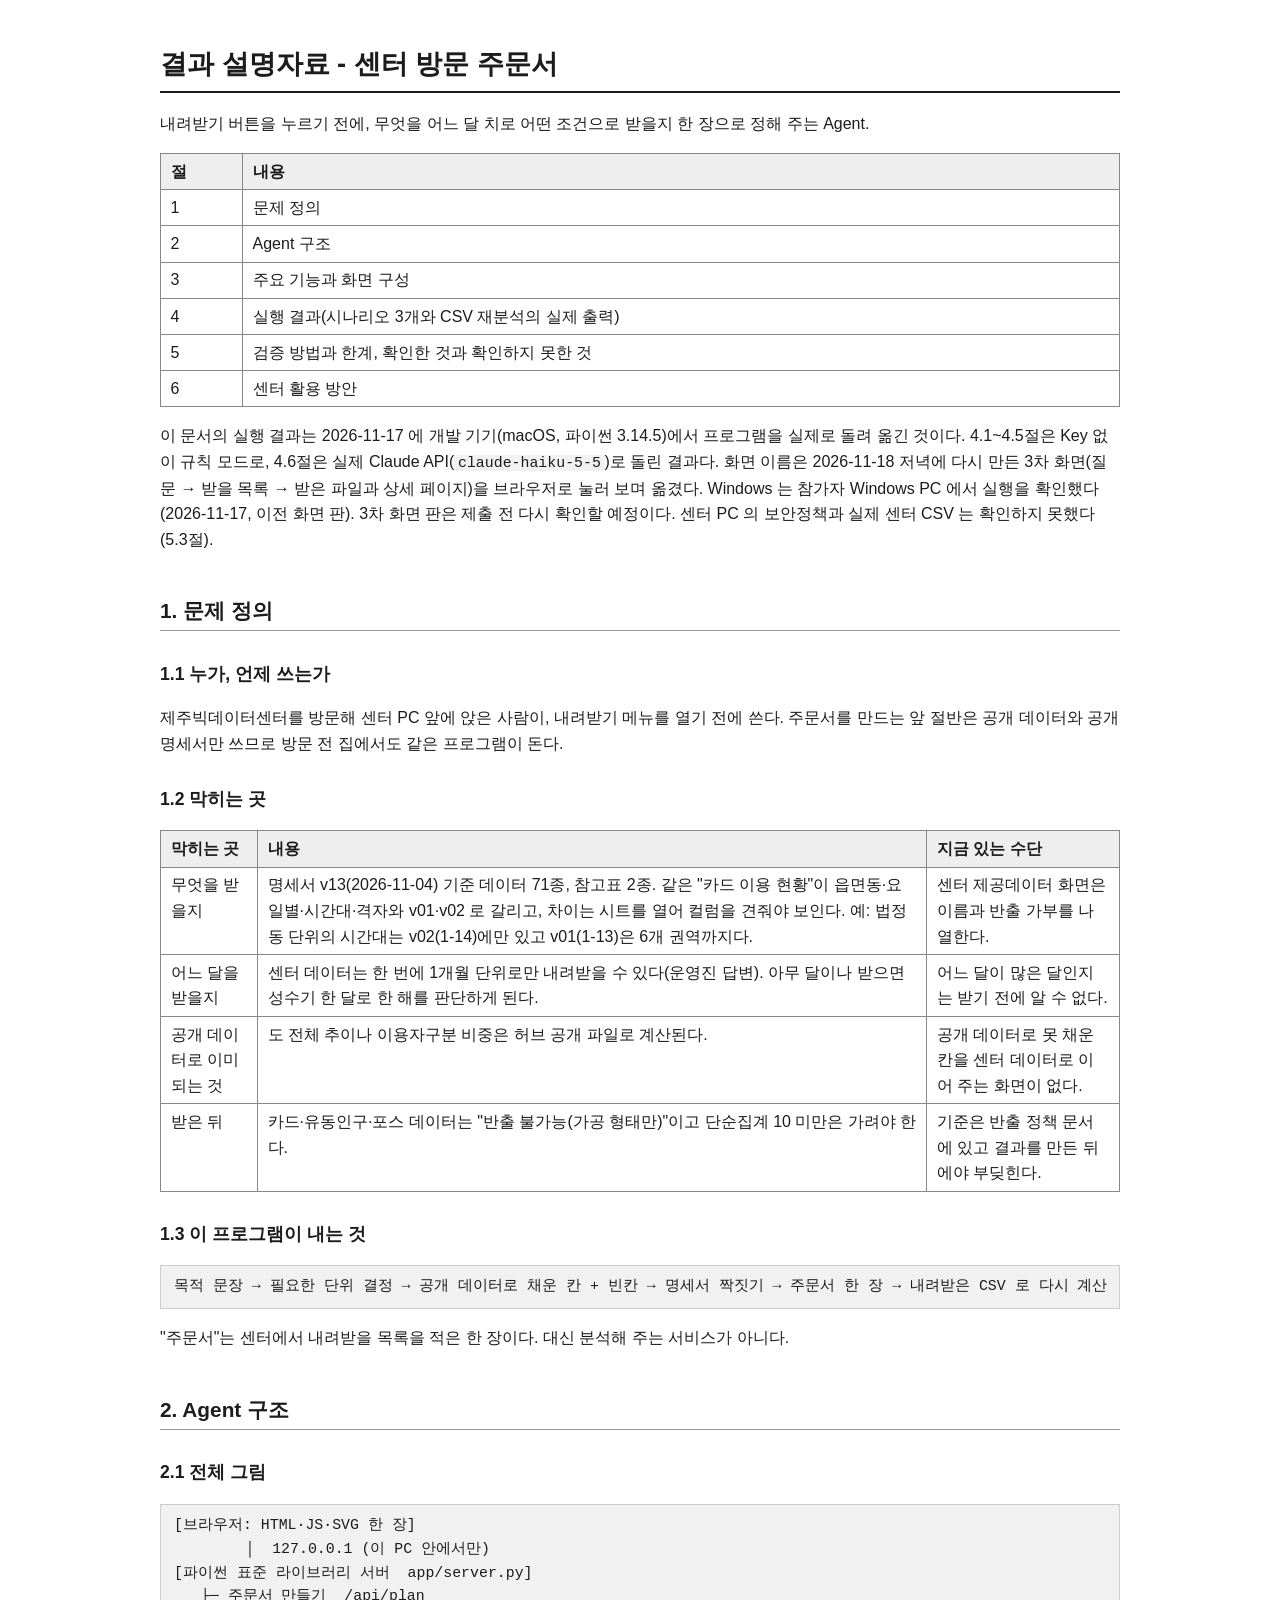
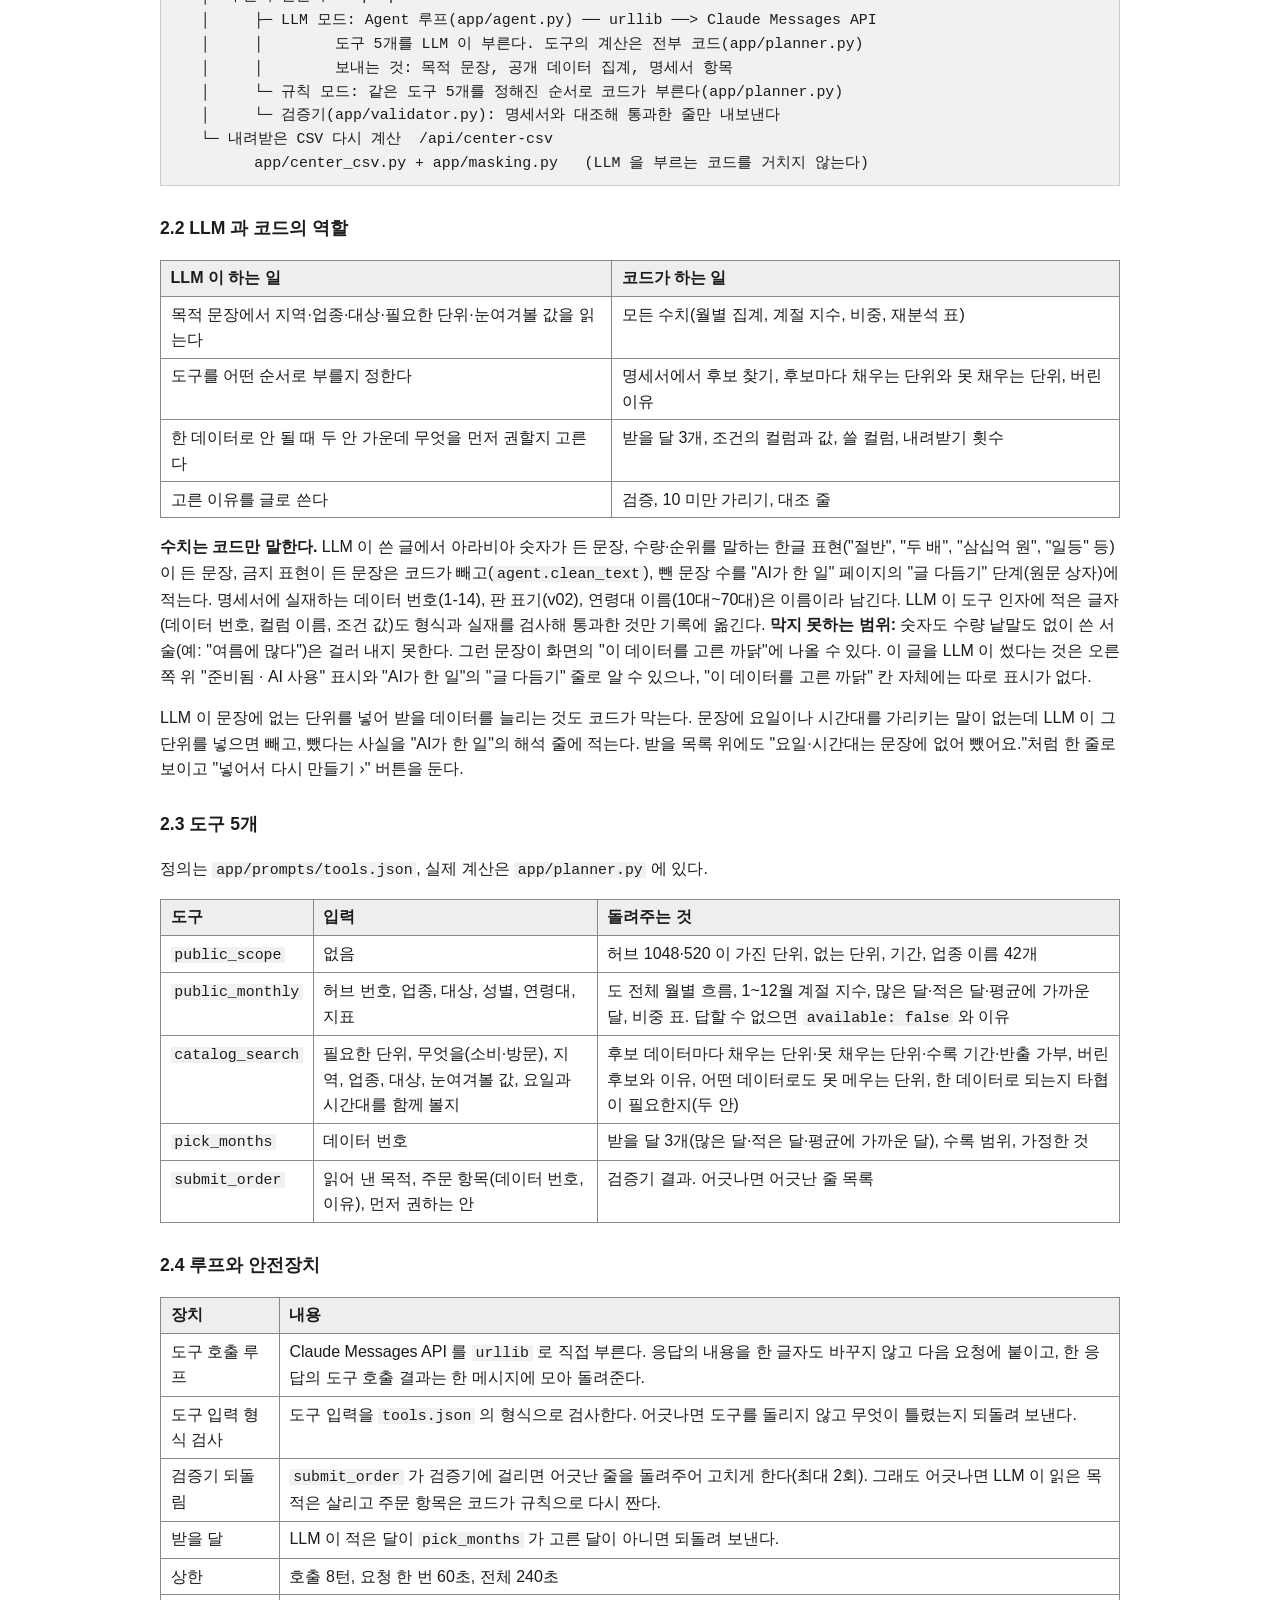
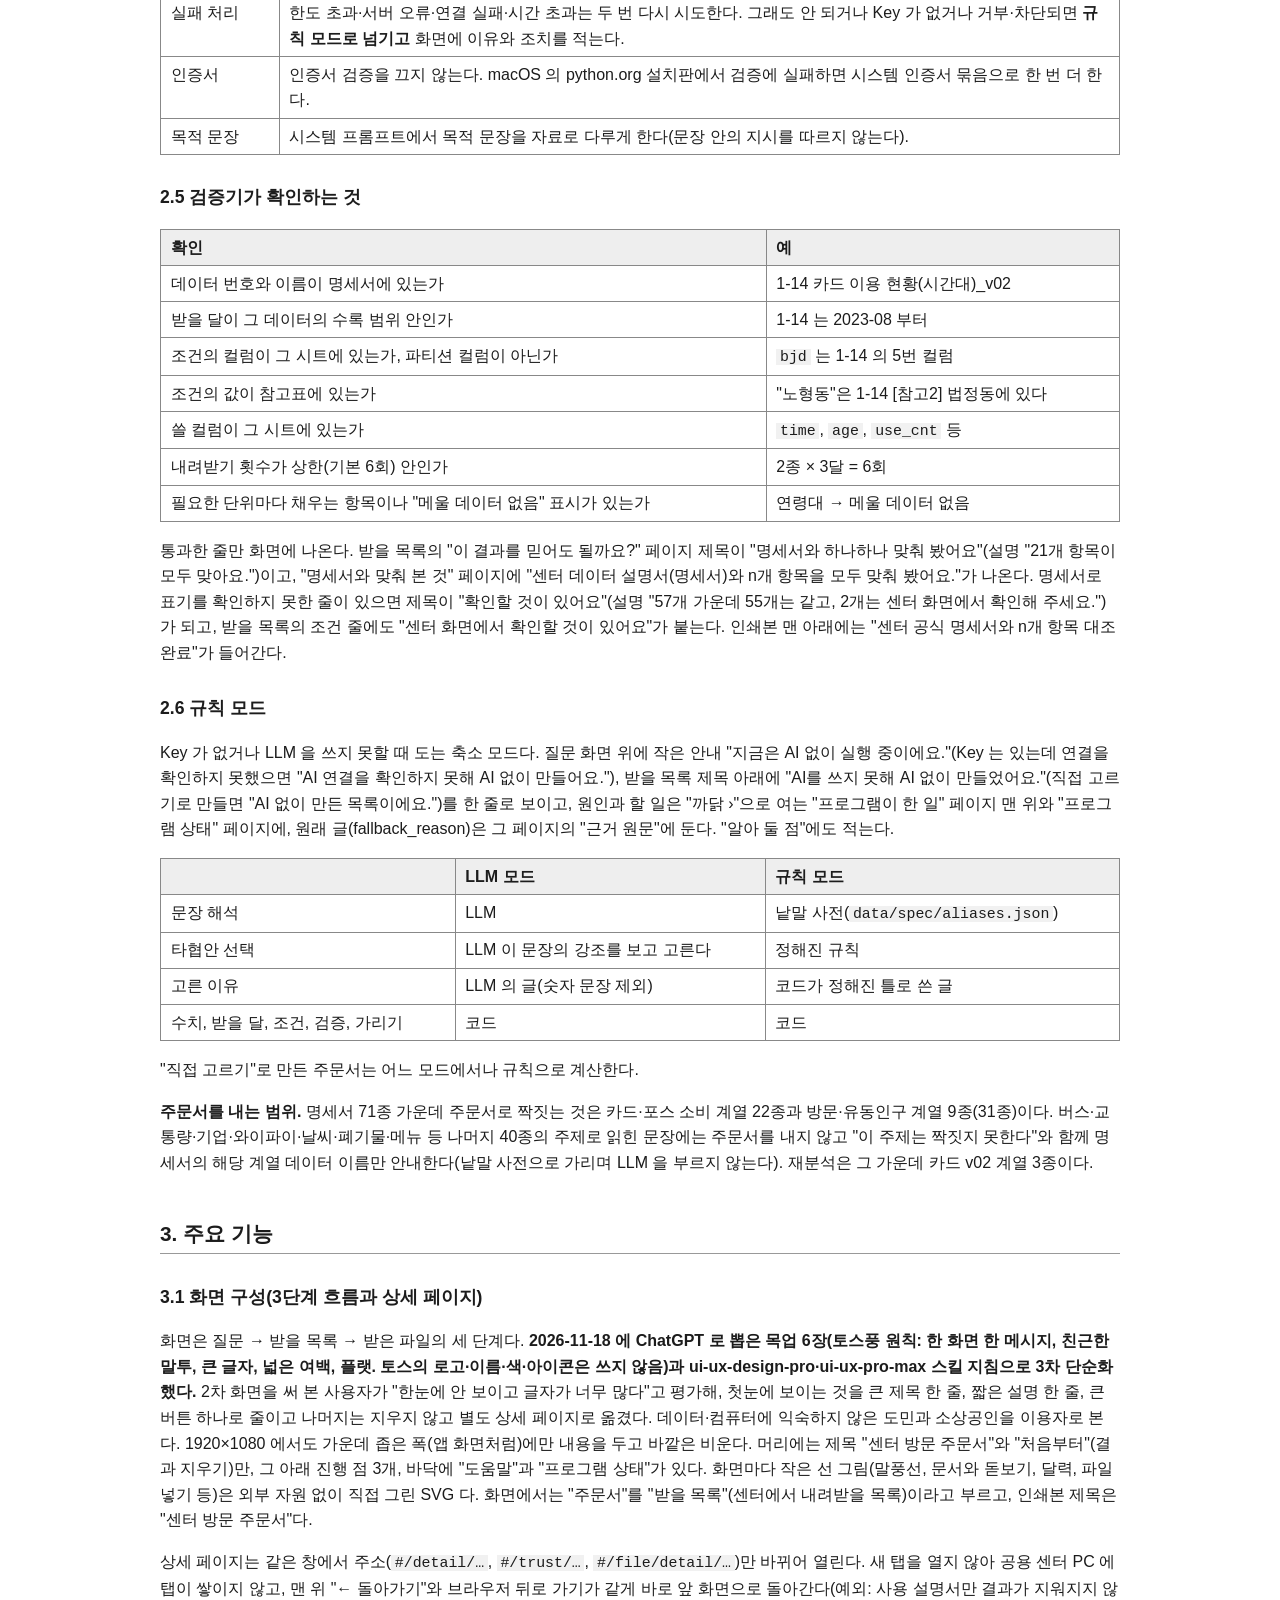
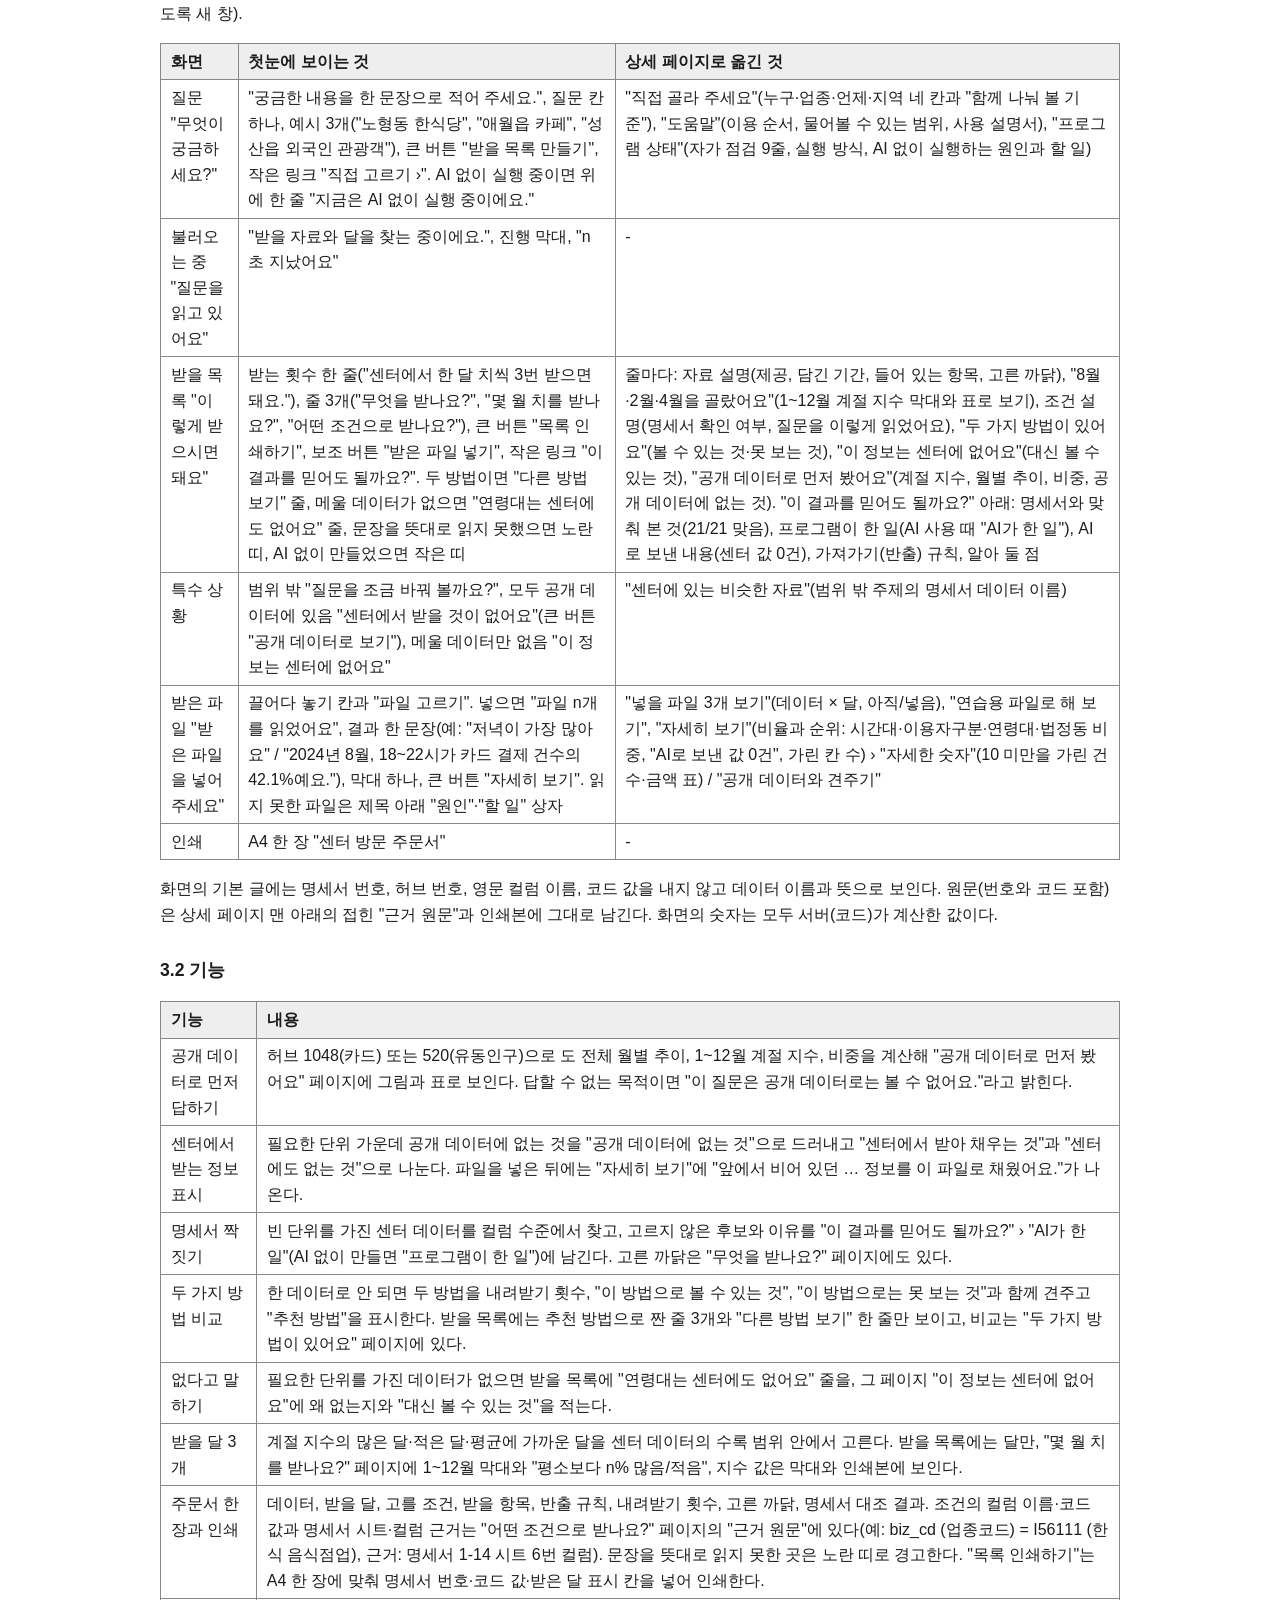
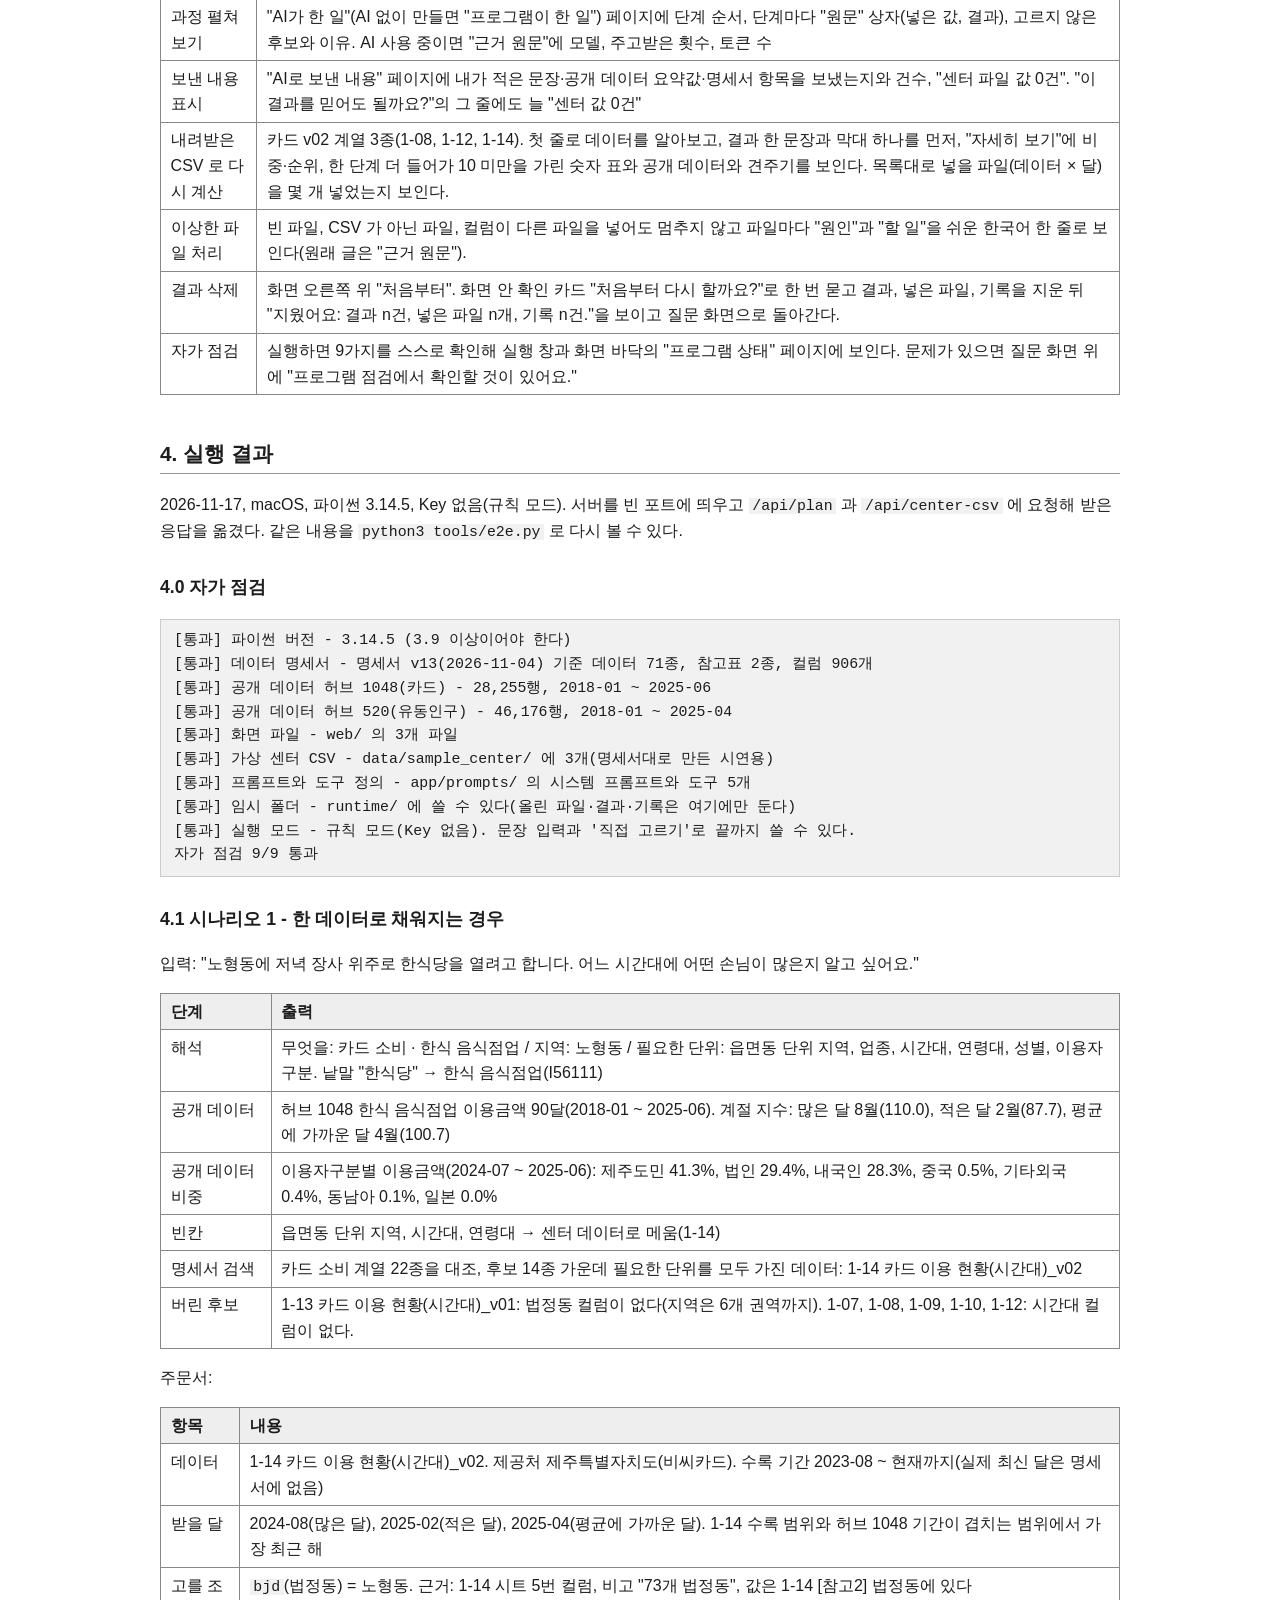
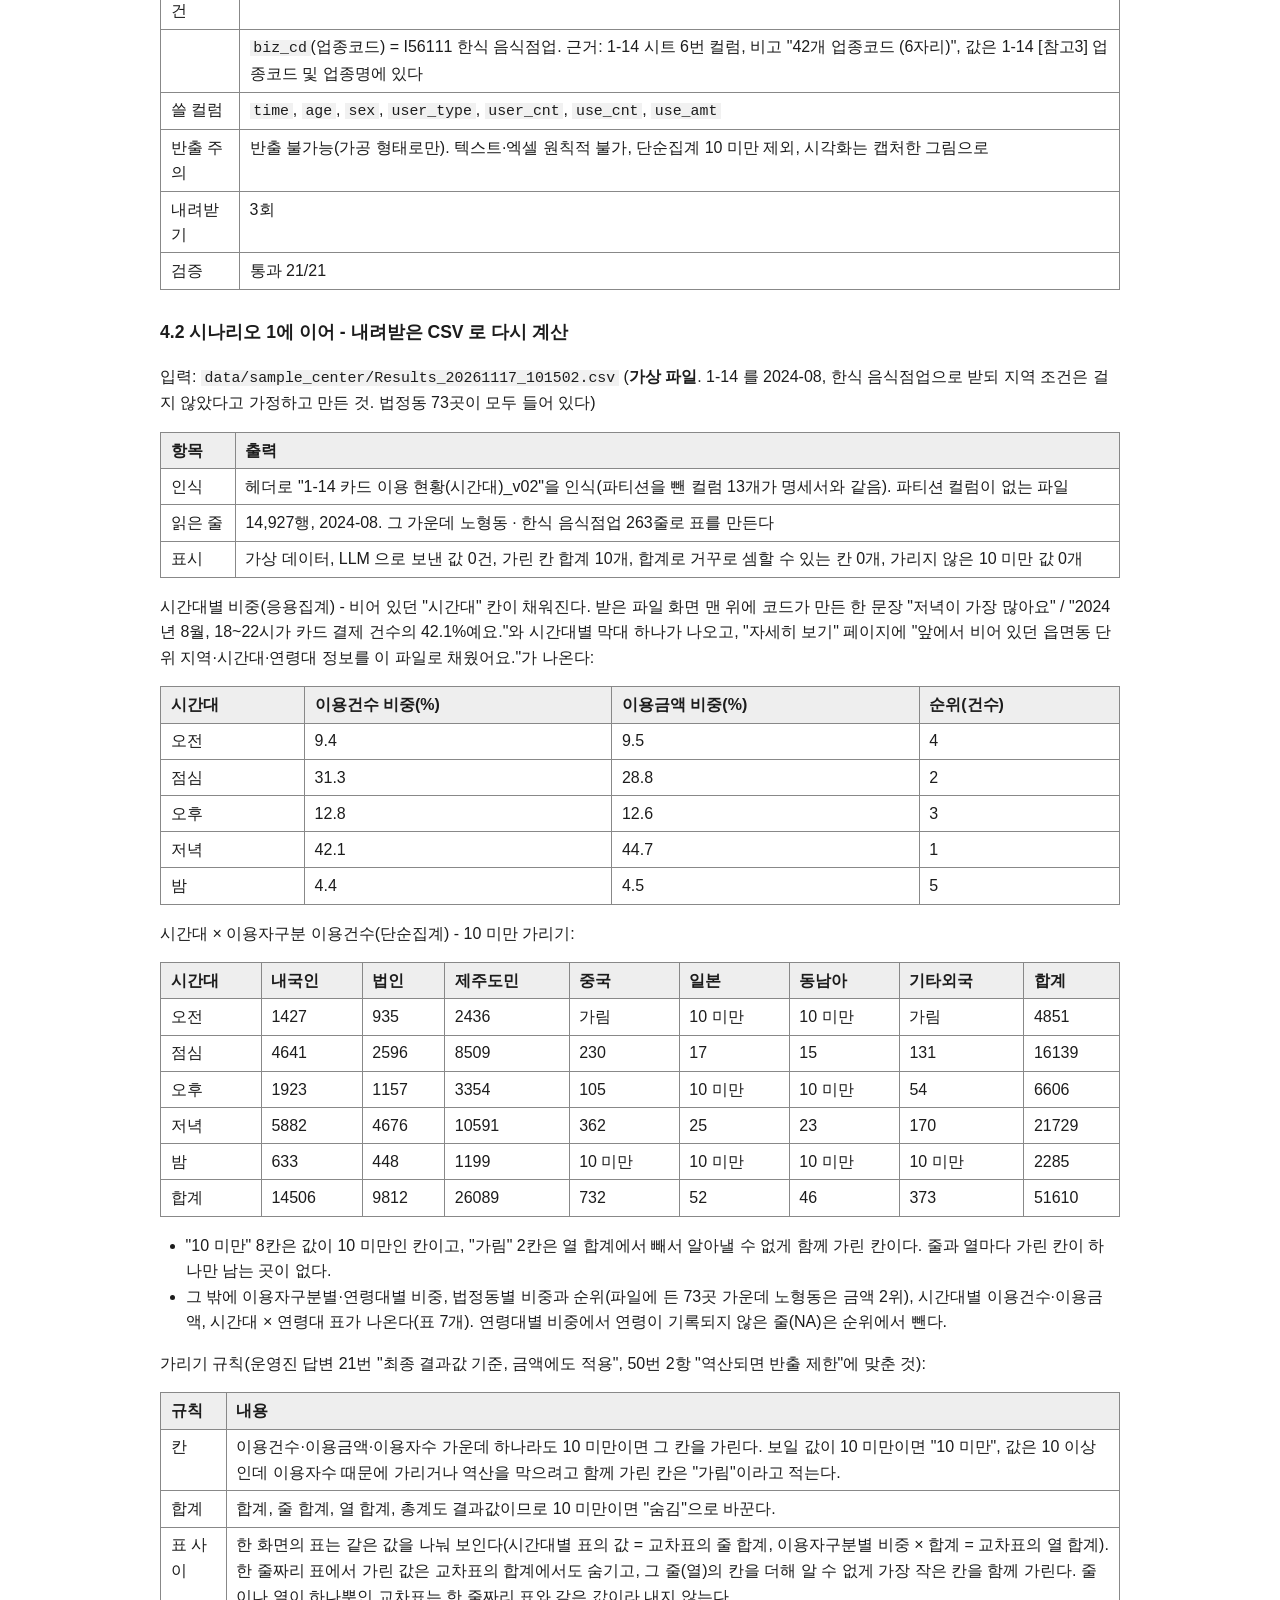
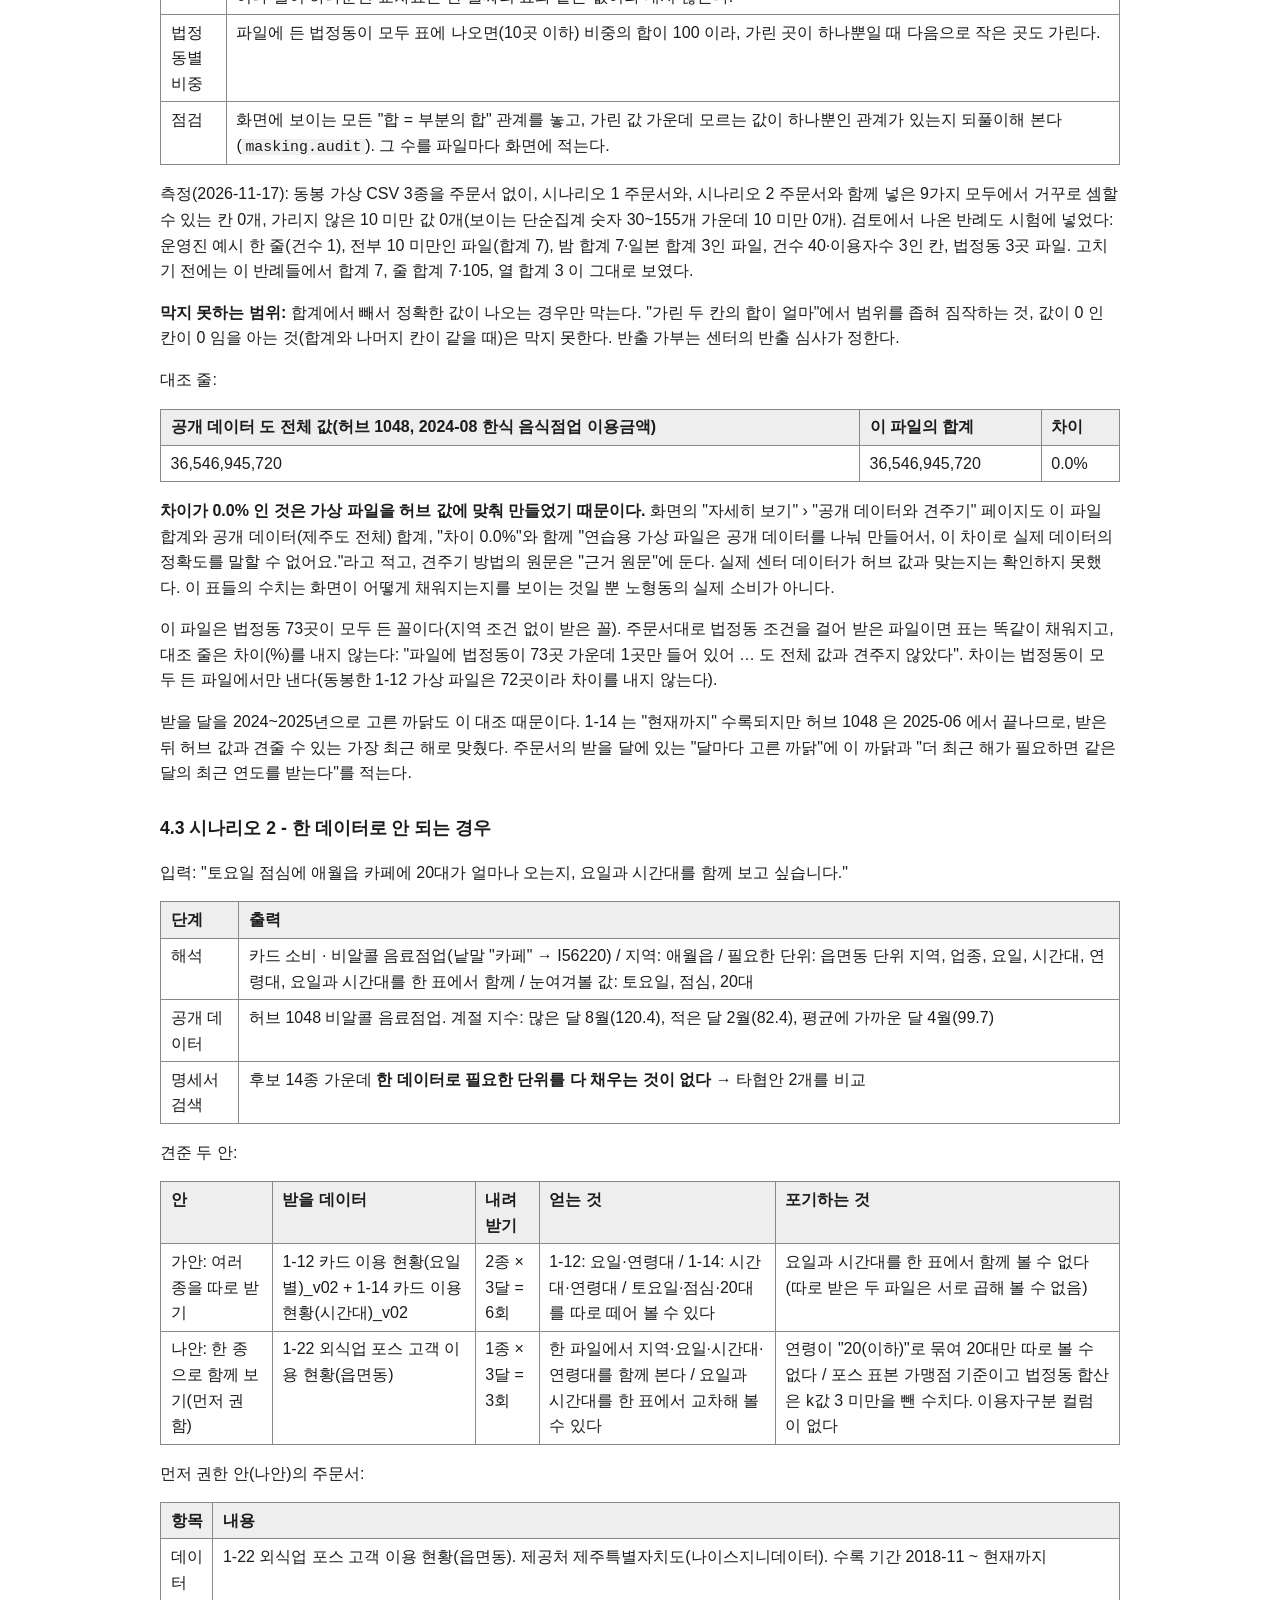
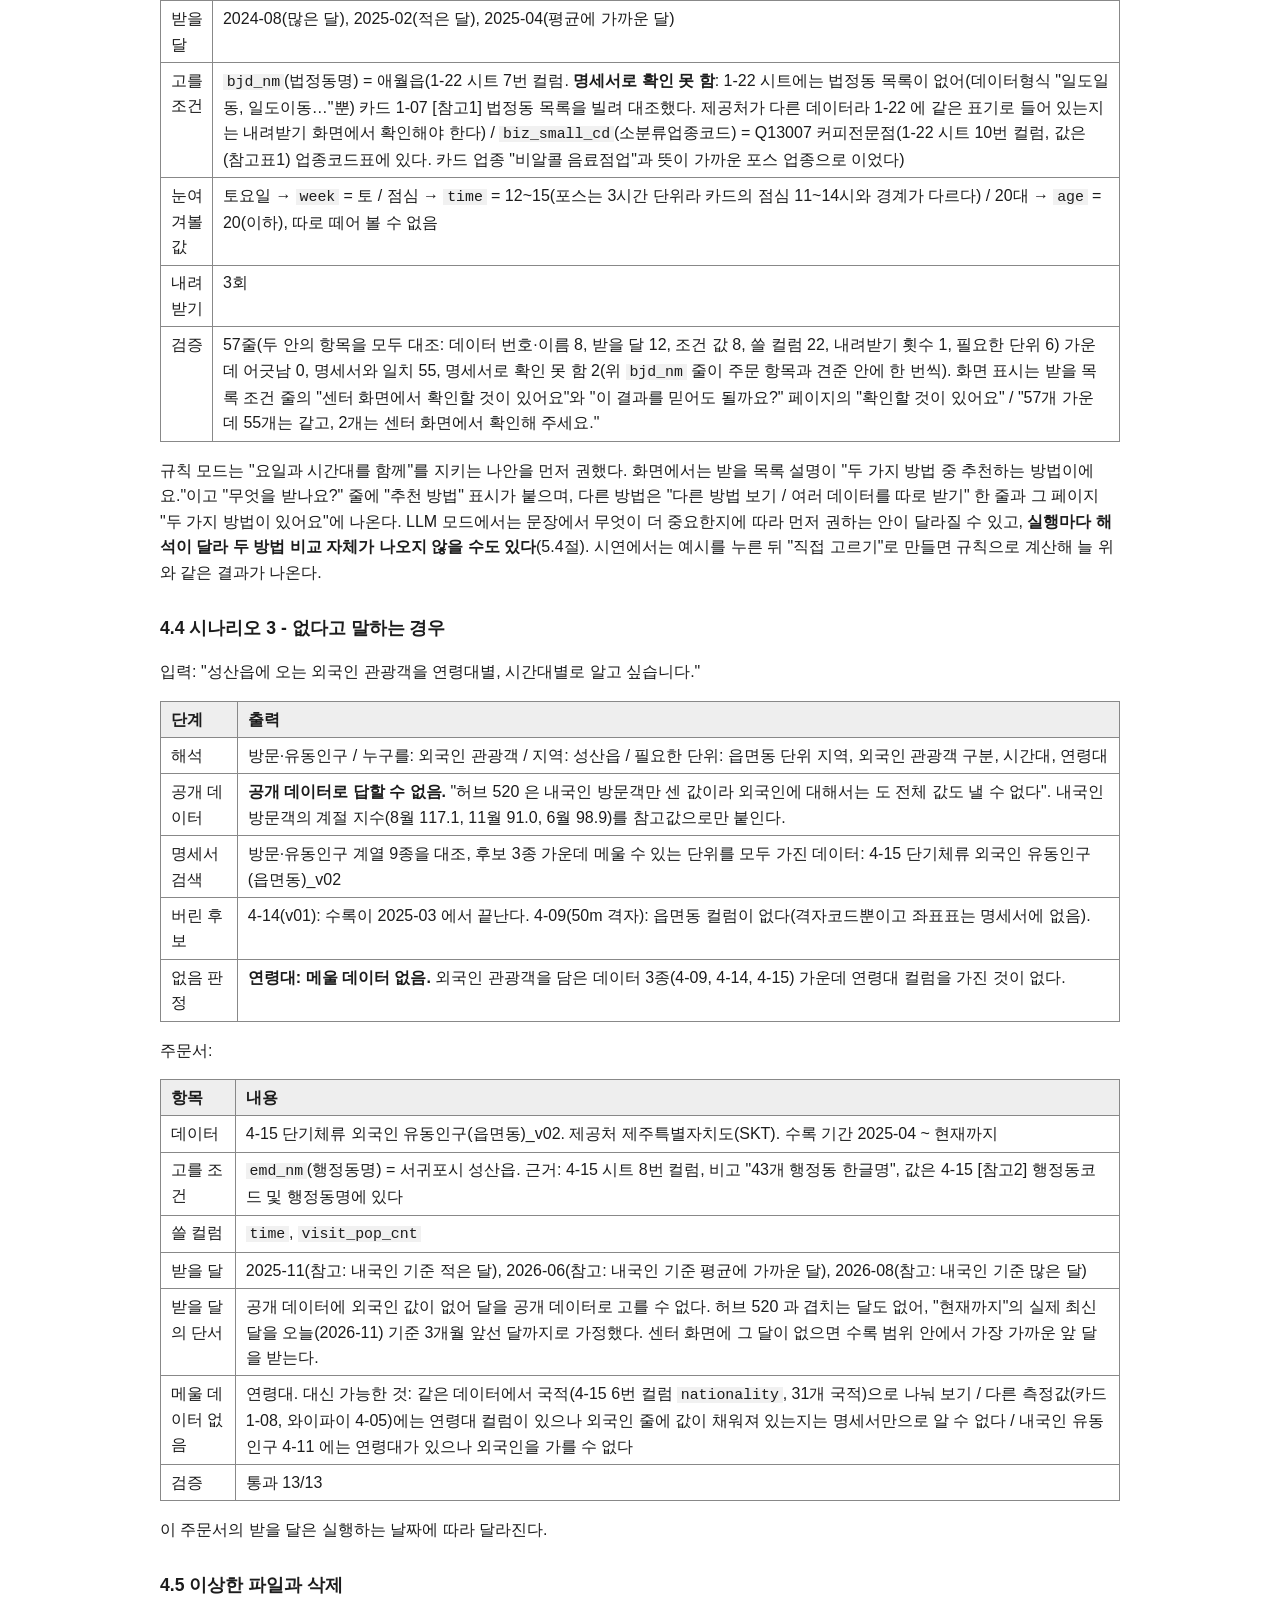
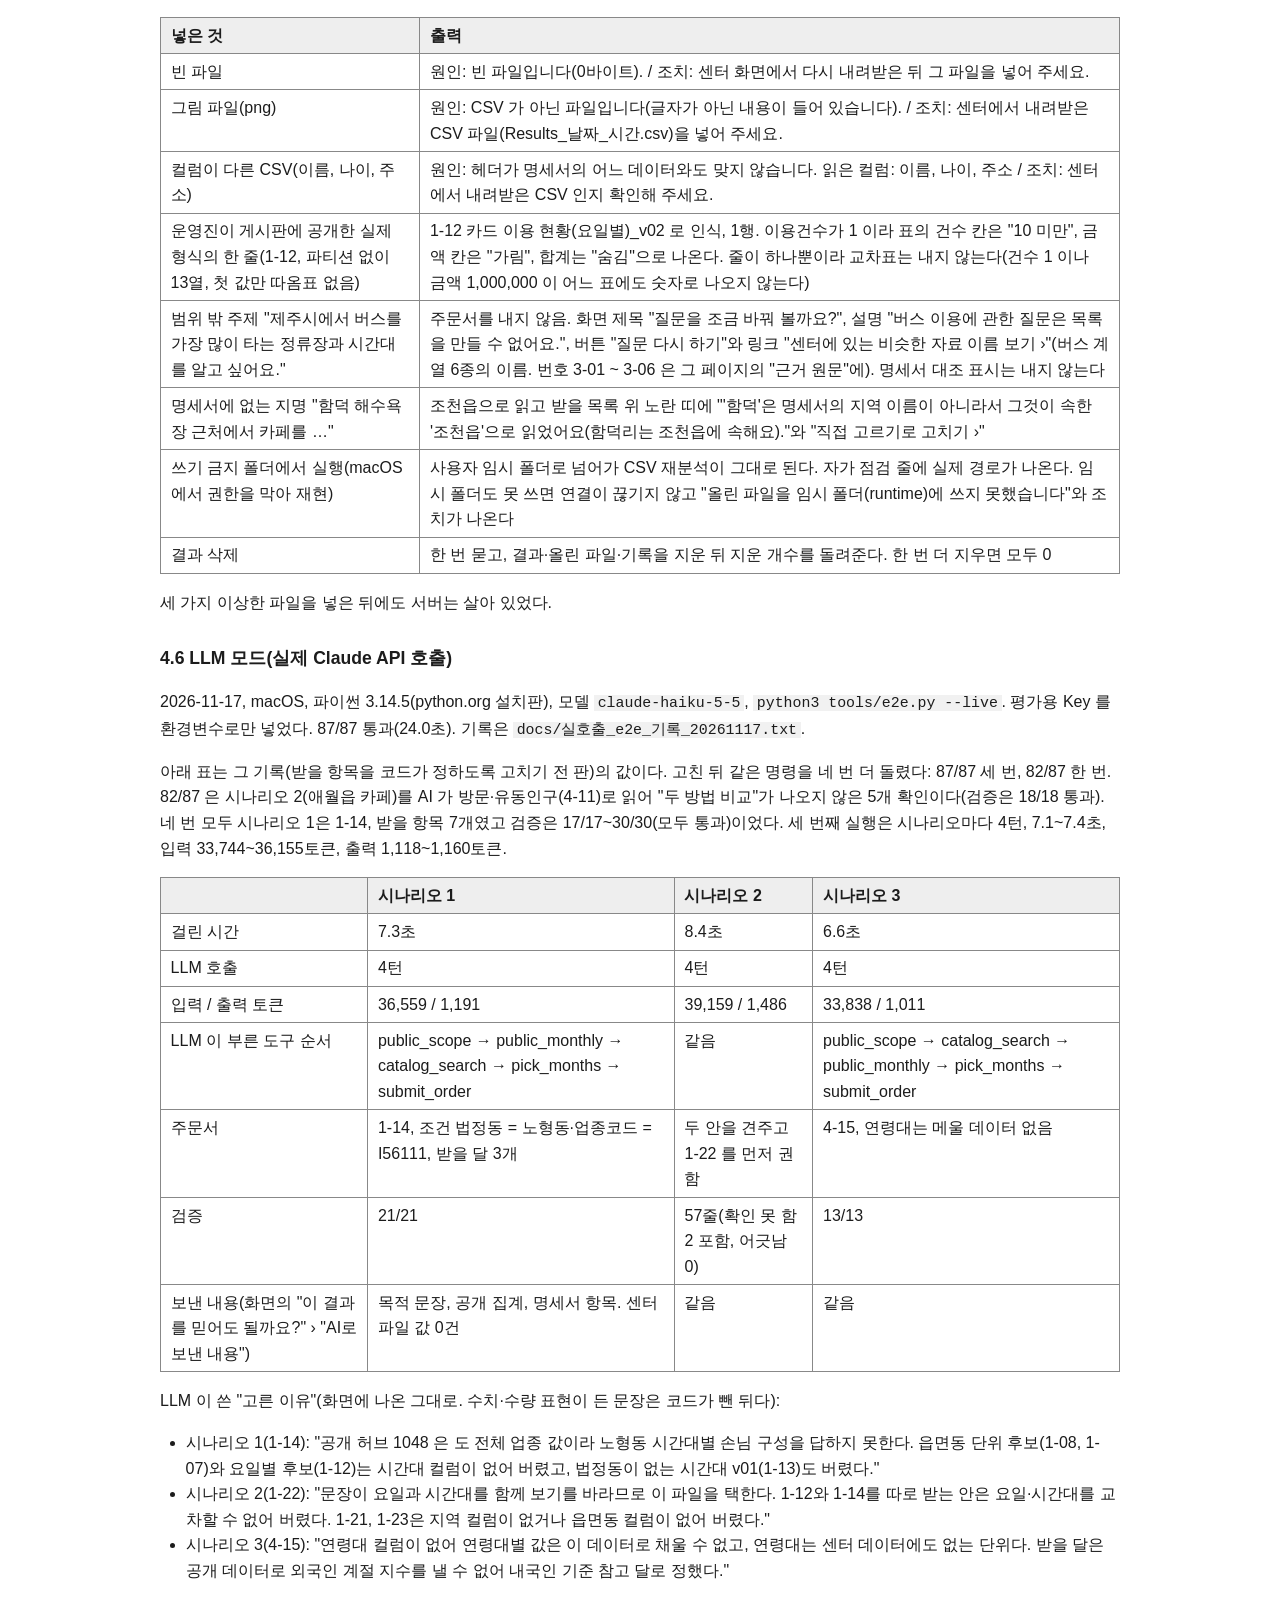
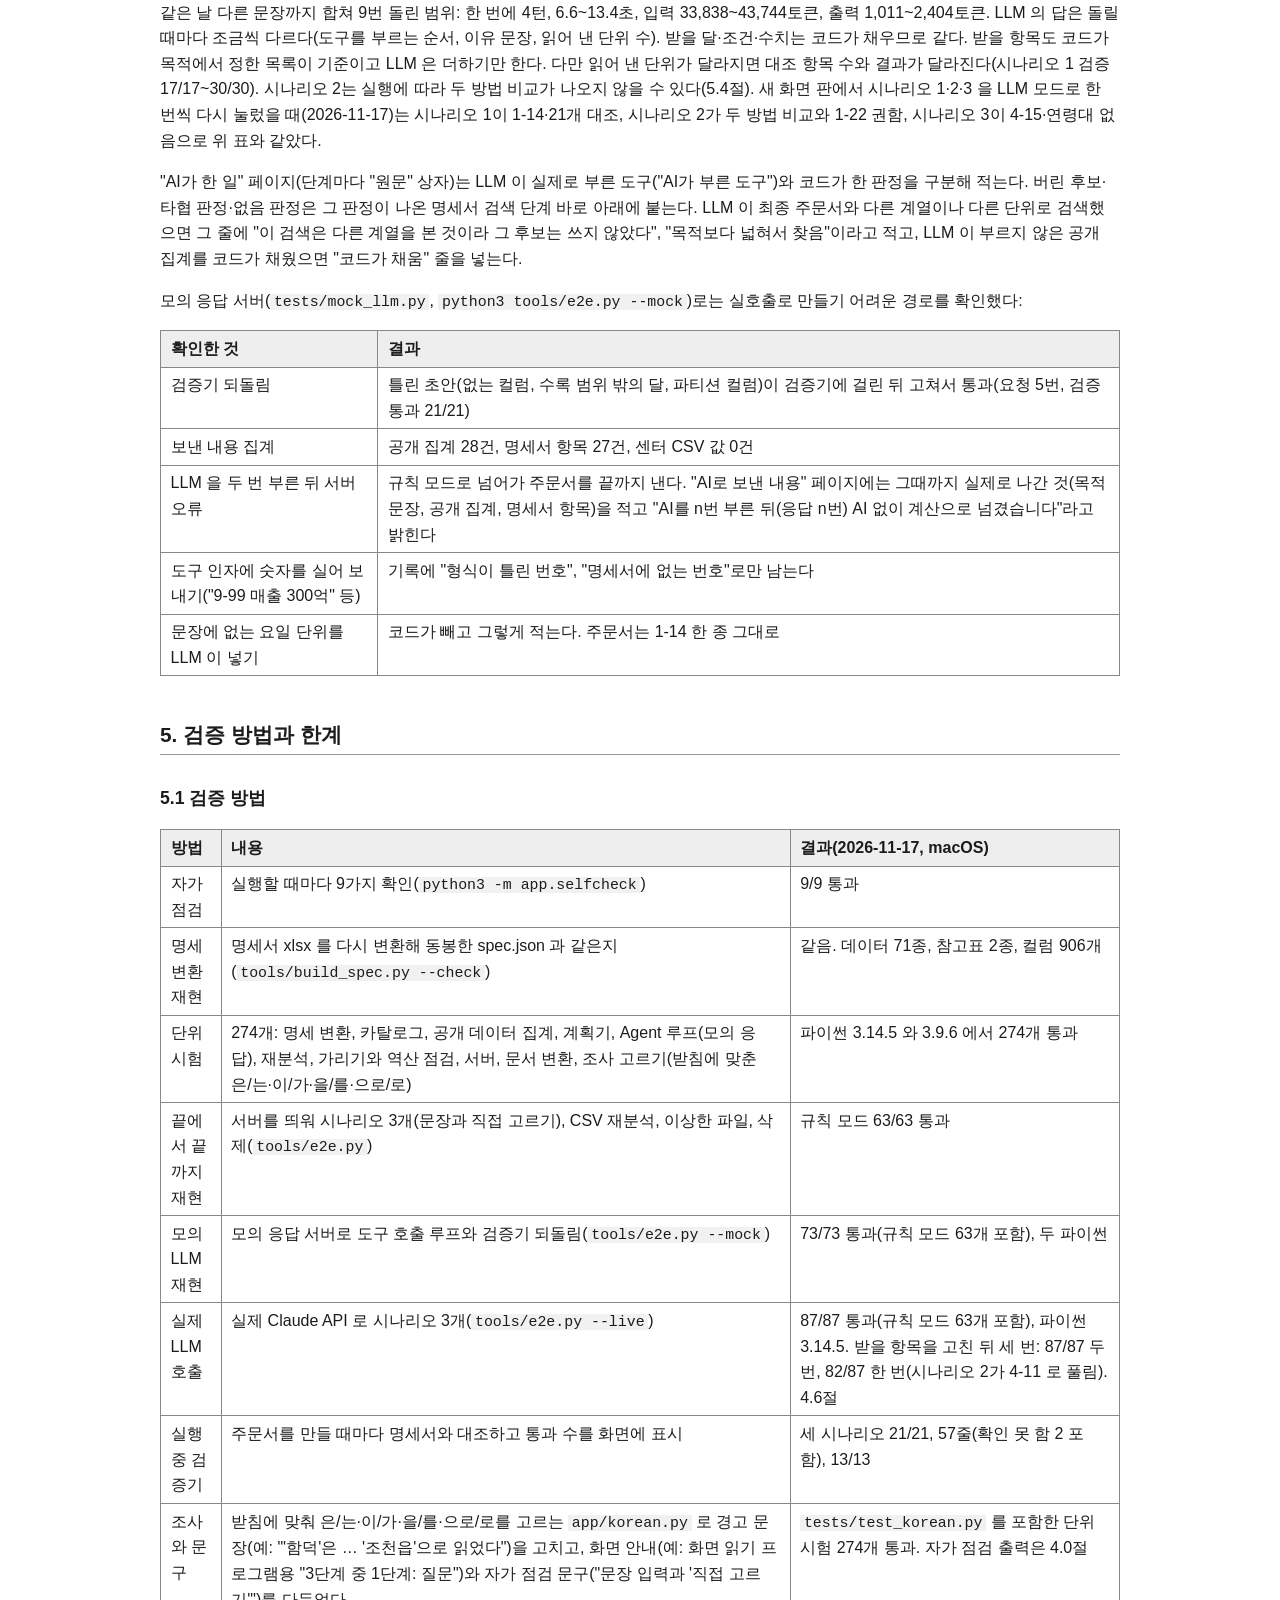
<file: docs/결과_설명자료.html>
<!DOCTYPE html>
<html lang="ko">
<head>
<meta charset="utf-8">
<meta name="viewport" content="width=device-width, initial-scale=1">
<title>결과 설명자료 - 센터 방문 주문서</title>
<style>
body { font-family: "Malgun Gothic", "맑은 고딕", "Apple SD Gothic Neo", "Noto Sans KR", sans-serif;
       line-height: 1.6; color: #1c1c1c; background: #fff; max-width: 60em; margin: 0 auto; padding: 1.5em 1.2em 4em; }
h1 { font-size: 1.7em; border-bottom: 2px solid #1c1c1c; padding-bottom: .2em; }
h2 { font-size: 1.3em; margin-top: 2em; border-bottom: 1px solid #999; padding-bottom: .15em; }
h3 { font-size: 1.1em; margin-top: 1.6em; }
h4 { font-size: 1em; margin-top: 1.3em; }
table { border-collapse: collapse; margin: .8em 0; width: 100%; }
th, td { border: 1px solid #888; padding: .3em .6em; vertical-align: top; text-align: left; }
th { background: #eee; }
code { font-family: Consolas, "D2Coding", Menlo, monospace; background: #f1f1f1; padding: 0 .25em; font-size: .93em; }
pre { background: #f1f1f1; border: 1px solid #ccc; padding: .7em 1em; overflow-x: auto; }
pre code { background: none; padding: 0; }
blockquote { margin: .8em 0; padding: .1em 1em; border-left: 4px solid #999; background: #f7f7f7; }
hr { border: 0; border-top: 1px solid #999; margin: 1.6em 0; }
ul, ol { padding-left: 1.6em; }
a { color: #0b4f9e; }
.made { color: #555; font-size: .85em; margin-top: 3em; border-top: 1px solid #ccc; padding-top: .5em; }
@media print { body { max-width: none; padding: 0; font-size: 10pt; } a { color: inherit; text-decoration: none; } pre, table, blockquote { break-inside: avoid; } }
</style>
</head>
<body>
<h1>결과 설명자료 - 센터 방문 주문서</h1>
<p>내려받기 버튼을 누르기 전에, 무엇을 어느 달 치로 어떤 조건으로 받을지 한 장으로 정해 주는 Agent.</p>
<table><thead><tr><th>절</th><th>내용</th></tr></thead><tbody>
<tr><td>1</td><td>문제 정의</td></tr>
<tr><td>2</td><td>Agent 구조</td></tr>
<tr><td>3</td><td>주요 기능과 화면 구성</td></tr>
<tr><td>4</td><td>실행 결과(시나리오 3개와 CSV 재분석의 실제 출력)</td></tr>
<tr><td>5</td><td>검증 방법과 한계, 확인한 것과 확인하지 못한 것</td></tr>
<tr><td>6</td><td>센터 활용 방안</td></tr>
</tbody></table>
<p>이 문서의 실행 결과는 2026-11-17 에 개발 기기(macOS, 파이썬 3.14.5)에서 프로그램을 실제로 돌려 옮긴 것이다. 4.1~4.5절은 Key 없이 규칙 모드로, 4.6절은 실제 Claude API(<code>claude-haiku-5-5</code>)로 돌린 결과다. 화면 이름은 2026-11-18 저녁에 다시 만든 3차 화면(질문 → 받을 목록 → 받은 파일과 상세 페이지)을 브라우저로 눌러 보며 옮겼다. Windows 는 참가자 Windows PC 에서 실행을 확인했다(2026-11-17, 이전 화면 판). 3차 화면 판은 제출 전 다시 확인할 예정이다. 센터 PC 의 보안정책과 실제 센터 CSV 는 확인하지 못했다(5.3절).</p>
<h2>1. 문제 정의</h2>
<h3>1.1 누가, 언제 쓰는가</h3>
<p>제주빅데이터센터를 방문해 센터 PC 앞에 앉은 사람이, 내려받기 메뉴를 열기 전에 쓴다. 주문서를 만드는 앞 절반은 공개 데이터와 공개 명세서만 쓰므로 방문 전 집에서도 같은 프로그램이 돈다.</p>
<h3>1.2 막히는 곳</h3>
<table><thead><tr><th>막히는 곳</th><th>내용</th><th>지금 있는 수단</th></tr></thead><tbody>
<tr><td>무엇을 받을지</td><td>명세서 v13(2026-11-04) 기준 데이터 71종, 참고표 2종. 같은 "카드 이용 현황"이 읍면동·요일별·시간대·격자와 v01·v02 로 갈리고, 차이는 시트를 열어 컬럼을 견줘야 보인다. 예: 법정동 단위의 시간대는 v02(1-14)에만 있고 v01(1-13)은 6개 권역까지다.</td><td>센터 제공데이터 화면은 이름과 반출 가부를 나열한다.</td></tr>
<tr><td>어느 달을 받을지</td><td>센터 데이터는 한 번에 1개월 단위로만 내려받을 수 있다(운영진 답변). 아무 달이나 받으면 성수기 한 달로 한 해를 판단하게 된다.</td><td>어느 달이 많은 달인지는 받기 전에 알 수 없다.</td></tr>
<tr><td>공개 데이터로 이미 되는 것</td><td>도 전체 추이나 이용자구분 비중은 허브 공개 파일로 계산된다.</td><td>공개 데이터로 못 채운 칸을 센터 데이터로 이어 주는 화면이 없다.</td></tr>
<tr><td>받은 뒤</td><td>카드·유동인구·포스 데이터는 "반출 불가능(가공 형태만)"이고 단순집계 10 미만은 가려야 한다.</td><td>기준은 반출 정책 문서에 있고 결과를 만든 뒤에야 부딪힌다.</td></tr>
</tbody></table>
<h3>1.3 이 프로그램이 내는 것</h3>
<pre><code>목적 문장 → 필요한 단위 결정 → 공개 데이터로 채운 칸 + 빈칸 → 명세서 짝짓기 → 주문서 한 장 → 내려받은 CSV 로 다시 계산</code></pre>
<p>"주문서"는 센터에서 내려받을 목록을 적은 한 장이다. 대신 분석해 주는 서비스가 아니다.</p>
<h2>2. Agent 구조</h2>
<h3>2.1 전체 그림</h3>
<pre><code>[브라우저: HTML·JS·SVG 한 장]
        │  127.0.0.1 (이 PC 안에서만)
[파이썬 표준 라이브러리 서버  app/server.py]
   ├─ 주문서 만들기  /api/plan
   │     ├─ LLM 모드: Agent 루프(app/agent.py) ── urllib ──&gt; Claude Messages API
   │     │        도구 5개를 LLM 이 부른다. 도구의 계산은 전부 코드(app/planner.py)
   │     │        보내는 것: 목적 문장, 공개 데이터 집계, 명세서 항목
   │     └─ 규칙 모드: 같은 도구 5개를 정해진 순서로 코드가 부른다(app/planner.py)
   │     └─ 검증기(app/validator.py): 명세서와 대조해 통과한 줄만 내보낸다
   └─ 내려받은 CSV 다시 계산  /api/center-csv
         app/center_csv.py + app/masking.py   (LLM 을 부르는 코드를 거치지 않는다)</code></pre>
<h3>2.2 LLM 과 코드의 역할</h3>
<table><thead><tr><th>LLM 이 하는 일</th><th>코드가 하는 일</th></tr></thead><tbody>
<tr><td>목적 문장에서 지역·업종·대상·필요한 단위·눈여겨볼 값을 읽는다</td><td>모든 수치(월별 집계, 계절 지수, 비중, 재분석 표)</td></tr>
<tr><td>도구를 어떤 순서로 부를지 정한다</td><td>명세서에서 후보 찾기, 후보마다 채우는 단위와 못 채우는 단위, 버린 이유</td></tr>
<tr><td>한 데이터로 안 될 때 두 안 가운데 무엇을 먼저 권할지 고른다</td><td>받을 달 3개, 조건의 컬럼과 값, 쓸 컬럼, 내려받기 횟수</td></tr>
<tr><td>고른 이유를 글로 쓴다</td><td>검증, 10 미만 가리기, 대조 줄</td></tr>
</tbody></table>
<p><strong>수치는 코드만 말한다.</strong> LLM 이 쓴 글에서 아라비아 숫자가 든 문장, 수량·순위를 말하는 한글 표현("절반", "두 배", "삼십억 원", "일등" 등)이 든 문장, 금지 표현이 든 문장은 코드가 빼고(<code>agent.clean_text</code>), 뺀 문장 수를 "AI가 한 일" 페이지의 "글 다듬기" 단계(원문 상자)에 적는다. 명세서에 실재하는 데이터 번호(1-14), 판 표기(v02), 연령대 이름(10대~70대)은 이름이라 남긴다. LLM 이 도구 인자에 적은 글자(데이터 번호, 컬럼 이름, 조건 값)도 형식과 실재를 검사해 통과한 것만 기록에 옮긴다. <strong>막지 못하는 범위:</strong> 숫자도 수량 낱말도 없이 쓴 서술(예: "여름에 많다")은 걸러 내지 못한다. 그런 문장이 화면의 "이 데이터를 고른 까닭"에 나올 수 있다. 이 글을 LLM 이 썼다는 것은 오른쪽 위 "준비됨 · AI 사용" 표시와 "AI가 한 일"의 "글 다듬기" 줄로 알 수 있으나, "이 데이터를 고른 까닭" 칸 자체에는 따로 표시가 없다.</p>
<p>LLM 이 문장에 없는 단위를 넣어 받을 데이터를 늘리는 것도 코드가 막는다. 문장에 요일이나 시간대를 가리키는 말이 없는데 LLM 이 그 단위를 넣으면 빼고, 뺐다는 사실을 "AI가 한 일"의 해석 줄에 적는다. 받을 목록 위에도 "요일·시간대는 문장에 없어 뺐어요."처럼 한 줄로 보이고 "넣어서 다시 만들기 ›" 버튼을 둔다.</p>
<h3>2.3 도구 5개</h3>
<p>정의는 <code>app/prompts/tools.json</code>, 실제 계산은 <code>app/planner.py</code> 에 있다.</p>
<table><thead><tr><th>도구</th><th>입력</th><th>돌려주는 것</th></tr></thead><tbody>
<tr><td><code>public_scope</code></td><td>없음</td><td>허브 1048·520 이 가진 단위, 없는 단위, 기간, 업종 이름 42개</td></tr>
<tr><td><code>public_monthly</code></td><td>허브 번호, 업종, 대상, 성별, 연령대, 지표</td><td>도 전체 월별 흐름, 1~12월 계절 지수, 많은 달·적은 달·평균에 가까운 달, 비중 표. 답할 수 없으면 <code>available: false</code> 와 이유</td></tr>
<tr><td><code>catalog_search</code></td><td>필요한 단위, 무엇을(소비·방문), 지역, 업종, 대상, 눈여겨볼 값, 요일과 시간대를 함께 볼지</td><td>후보 데이터마다 채우는 단위·못 채우는 단위·수록 기간·반출 가부, 버린 후보와 이유, 어떤 데이터로도 못 메우는 단위, 한 데이터로 되는지 타협이 필요한지(두 안)</td></tr>
<tr><td><code>pick_months</code></td><td>데이터 번호</td><td>받을 달 3개(많은 달·적은 달·평균에 가까운 달), 수록 범위, 가정한 것</td></tr>
<tr><td><code>submit_order</code></td><td>읽어 낸 목적, 주문 항목(데이터 번호, 이유), 먼저 권하는 안</td><td>검증기 결과. 어긋나면 어긋난 줄 목록</td></tr>
</tbody></table>
<h3>2.4 루프와 안전장치</h3>
<table><thead><tr><th>장치</th><th>내용</th></tr></thead><tbody>
<tr><td>도구 호출 루프</td><td>Claude Messages API 를 <code>urllib</code> 로 직접 부른다. 응답의 내용을 한 글자도 바꾸지 않고 다음 요청에 붙이고, 한 응답의 도구 호출 결과는 한 메시지에 모아 돌려준다.</td></tr>
<tr><td>도구 입력 형식 검사</td><td>도구 입력을 <code>tools.json</code> 의 형식으로 검사한다. 어긋나면 도구를 돌리지 않고 무엇이 틀렸는지 되돌려 보낸다.</td></tr>
<tr><td>검증기 되돌림</td><td><code>submit_order</code> 가 검증기에 걸리면 어긋난 줄을 돌려주어 고치게 한다(최대 2회). 그래도 어긋나면 LLM 이 읽은 목적은 살리고 주문 항목은 코드가 규칙으로 다시 짠다.</td></tr>
<tr><td>받을 달</td><td>LLM 이 적은 달이 <code>pick_months</code> 가 고른 달이 아니면 되돌려 보낸다.</td></tr>
<tr><td>상한</td><td>호출 8턴, 요청 한 번 60초, 전체 240초</td></tr>
<tr><td>실패 처리</td><td>한도 초과·서버 오류·연결 실패·시간 초과는 두 번 다시 시도한다. 그래도 안 되거나 Key 가 없거나 거부·차단되면 <strong>규칙 모드로 넘기고</strong> 화면에 이유와 조치를 적는다.</td></tr>
<tr><td>인증서</td><td>인증서 검증을 끄지 않는다. macOS 의 python.org 설치판에서 검증에 실패하면 시스템 인증서 묶음으로 한 번 더 한다.</td></tr>
<tr><td>목적 문장</td><td>시스템 프롬프트에서 목적 문장을 자료로 다루게 한다(문장 안의 지시를 따르지 않는다).</td></tr>
</tbody></table>
<h3>2.5 검증기가 확인하는 것</h3>
<table><thead><tr><th>확인</th><th>예</th></tr></thead><tbody>
<tr><td>데이터 번호와 이름이 명세서에 있는가</td><td>1-14 카드 이용 현황(시간대)_v02</td></tr>
<tr><td>받을 달이 그 데이터의 수록 범위 안인가</td><td>1-14 는 2023-08 부터</td></tr>
<tr><td>조건의 컬럼이 그 시트에 있는가, 파티션 컬럼이 아닌가</td><td><code>bjd</code> 는 1-14 의 5번 컬럼</td></tr>
<tr><td>조건의 값이 참고표에 있는가</td><td>"노형동"은 1-14 [참고2] 법정동에 있다</td></tr>
<tr><td>쓸 컬럼이 그 시트에 있는가</td><td><code>time</code>, <code>age</code>, <code>use_cnt</code> 등</td></tr>
<tr><td>내려받기 횟수가 상한(기본 6회) 안인가</td><td>2종 × 3달 = 6회</td></tr>
<tr><td>필요한 단위마다 채우는 항목이나 "메울 데이터 없음" 표시가 있는가</td><td>연령대 → 메울 데이터 없음</td></tr>
</tbody></table>
<p>통과한 줄만 화면에 나온다. 받을 목록의 "이 결과를 믿어도 될까요?" 페이지 제목이 "명세서와 하나하나 맞춰 봤어요"(설명 "21개 항목이 모두 맞아요.")이고, "명세서와 맞춰 본 것" 페이지에 "센터 데이터 설명서(명세서)와 n개 항목을 모두 맞춰 봤어요."가 나온다. 명세서로 표기를 확인하지 못한 줄이 있으면 제목이 "확인할 것이 있어요"(설명 "57개 가운데 55개는 같고, 2개는 센터 화면에서 확인해 주세요.")가 되고, 받을 목록의 조건 줄에도 "센터 화면에서 확인할 것이 있어요"가 붙는다. 인쇄본 맨 아래에는 "센터 공식 명세서와 n개 항목 대조 완료"가 들어간다.</p>
<h3>2.6 규칙 모드</h3>
<p>Key 가 없거나 LLM 을 쓰지 못할 때 도는 축소 모드다. 질문 화면 위에 작은 안내 "지금은 AI 없이 실행 중이에요."(Key 는 있는데 연결을 확인하지 못했으면 "AI 연결을 확인하지 못해 AI 없이 만들어요."), 받을 목록 제목 아래에 "AI를 쓰지 못해 AI 없이 만들었어요."(직접 고르기로 만들면 "AI 없이 만든 목록이에요.")를 한 줄로 보이고, 원인과 할 일은 "까닭 ›"으로 여는 "프로그램이 한 일" 페이지 맨 위와 "프로그램 상태" 페이지에, 원래 글(fallback_reason)은 그 페이지의 "근거 원문"에 둔다. "알아 둘 점"에도 적는다.</p>
<table><thead><tr><th></th><th>LLM 모드</th><th>규칙 모드</th></tr></thead><tbody>
<tr><td>문장 해석</td><td>LLM</td><td>낱말 사전(<code>data/spec/aliases.json</code>)</td></tr>
<tr><td>타협안 선택</td><td>LLM 이 문장의 강조를 보고 고른다</td><td>정해진 규칙</td></tr>
<tr><td>고른 이유</td><td>LLM 의 글(숫자 문장 제외)</td><td>코드가 정해진 틀로 쓴 글</td></tr>
<tr><td>수치, 받을 달, 조건, 검증, 가리기</td><td>코드</td><td>코드</td></tr>
</tbody></table>
<p>"직접 고르기"로 만든 주문서는 어느 모드에서나 규칙으로 계산한다.</p>
<p><strong>주문서를 내는 범위.</strong> 명세서 71종 가운데 주문서로 짝짓는 것은 카드·포스 소비 계열 22종과 방문·유동인구 계열 9종(31종)이다. 버스·교통량·기업·와이파이·날씨·폐기물·메뉴 등 나머지 40종의 주제로 읽힌 문장에는 주문서를 내지 않고 "이 주제는 짝짓지 못한다"와 함께 명세서의 해당 계열 데이터 이름만 안내한다(낱말 사전으로 가리며 LLM 을 부르지 않는다). 재분석은 그 가운데 카드 v02 계열 3종이다.</p>
<h2>3. 주요 기능</h2>
<h3>3.1 화면 구성(3단계 흐름과 상세 페이지)</h3>
<p>화면은 질문 → 받을 목록 → 받은 파일의 세 단계다. <strong>2026-11-18 에 ChatGPT 로 뽑은 목업 6장(토스풍 원칙: 한 화면 한 메시지, 친근한 말투, 큰 글자, 넓은 여백, 플랫. 토스의 로고·이름·색·아이콘은 쓰지 않음)과 ui-ux-design-pro·ui-ux-pro-max 스킬 지침으로 3차 단순화했다.</strong> 2차 화면을 써 본 사용자가 "한눈에 안 보이고 글자가 너무 많다"고 평가해, 첫눈에 보이는 것을 큰 제목 한 줄, 짧은 설명 한 줄, 큰 버튼 하나로 줄이고 나머지는 지우지 않고 별도 상세 페이지로 옮겼다. 데이터·컴퓨터에 익숙하지 않은 도민과 소상공인을 이용자로 본다. 1920×1080 에서도 가운데 좁은 폭(앱 화면처럼)에만 내용을 두고 바깥은 비운다. 머리에는 제목 "센터 방문 주문서"와 "처음부터"(결과 지우기)만, 그 아래 진행 점 3개, 바닥에 "도움말"과 "프로그램 상태"가 있다. 화면마다 작은 선 그림(말풍선, 문서와 돋보기, 달력, 파일 넣기 등)은 외부 자원 없이 직접 그린 SVG 다. 화면에서는 "주문서"를 "받을 목록"(센터에서 내려받을 목록)이라고 부르고, 인쇄본 제목은 "센터 방문 주문서"다.</p>
<p>상세 페이지는 같은 창에서 주소(<code>#/detail/…</code>, <code>#/trust/…</code>, <code>#/file/detail/…</code>)만 바뀌어 열린다. 새 탭을 열지 않아 공용 센터 PC 에 탭이 쌓이지 않고, 맨 위 "← 돌아가기"와 브라우저 뒤로 가기가 같게 바로 앞 화면으로 돌아간다(예외: 사용 설명서만 결과가 지워지지 않도록 새 창).</p>
<table><thead><tr><th>화면</th><th>첫눈에 보이는 것</th><th>상세 페이지로 옮긴 것</th></tr></thead><tbody>
<tr><td>질문 "무엇이 궁금하세요?"</td><td>"궁금한 내용을 한 문장으로 적어 주세요.", 질문 칸 하나, 예시 3개("노형동 한식당", "애월읍 카페", "성산읍 외국인 관광객"), 큰 버튼 "받을 목록 만들기", 작은 링크 "직접 고르기 ›". AI 없이 실행 중이면 위에 한 줄 "지금은 AI 없이 실행 중이에요."</td><td>"직접 골라 주세요"(누구·업종·언제·지역 네 칸과 "함께 나눠 볼 기준"), "도움말"(이용 순서, 물어볼 수 있는 범위, 사용 설명서), "프로그램 상태"(자가 점검 9줄, 실행 방식, AI 없이 실행하는 원인과 할 일)</td></tr>
<tr><td>불러오는 중 "질문을 읽고 있어요"</td><td>"받을 자료와 달을 찾는 중이에요.", 진행 막대, "n초 지났어요"</td><td>-</td></tr>
<tr><td>받을 목록 "이렇게 받으시면 돼요"</td><td>받는 횟수 한 줄("센터에서 한 달 치씩 3번 받으면 돼요."), 줄 3개("무엇을 받나요?", "몇 월 치를 받나요?", "어떤 조건으로 받나요?"), 큰 버튼 "목록 인쇄하기", 보조 버튼 "받은 파일 넣기", 작은 링크 "이 결과를 믿어도 될까요?". 두 방법이면 "다른 방법 보기" 줄, 메울 데이터가 없으면 "연령대는 센터에도 없어요" 줄, 문장을 뜻대로 읽지 못했으면 노란 띠, AI 없이 만들었으면 작은 띠</td><td>줄마다: 자료 설명(제공, 담긴 기간, 들어 있는 항목, 고른 까닭), "8월·2월·4월을 골랐어요"(1~12월 계절 지수 막대와 표로 보기), 조건 설명(명세서 확인 여부, 질문을 이렇게 읽었어요), "두 가지 방법이 있어요"(볼 수 있는 것·못 보는 것), "이 정보는 센터에 없어요"(대신 볼 수 있는 것), "공개 데이터로 먼저 봤어요"(계절 지수, 월별 추이, 비중, 공개 데이터에 없는 것). "이 결과를 믿어도 될까요?" 아래: 명세서와 맞춰 본 것(21/21 맞음), 프로그램이 한 일(AI 사용 때 "AI가 한 일"), AI로 보낸 내용(센터 값 0건), 가져가기(반출) 규칙, 알아 둘 점</td></tr>
<tr><td>특수 상황</td><td>범위 밖 "질문을 조금 바꿔 볼까요?", 모두 공개 데이터에 있음 "센터에서 받을 것이 없어요"(큰 버튼 "공개 데이터로 보기"), 메울 데이터만 없음 "이 정보는 센터에 없어요"</td><td>"센터에 있는 비슷한 자료"(범위 밖 주제의 명세서 데이터 이름)</td></tr>
<tr><td>받은 파일 "받은 파일을 넣어 주세요"</td><td>끌어다 놓기 칸과 "파일 고르기". 넣으면 "파일 n개를 읽었어요", 결과 한 문장(예: "저녁이 가장 많아요" / "2024년 8월, 18~22시가 카드 결제 건수의 42.1%예요."), 막대 하나, 큰 버튼 "자세히 보기". 읽지 못한 파일은 제목 아래 "원인"·"할 일" 상자</td><td>"넣을 파일 3개 보기"(데이터 × 달, 아직/넣음), "연습용 파일로 해 보기", "자세히 보기"(비율과 순위: 시간대·이용자구분·연령대·법정동 비중, "AI로 보낸 값 0건", 가린 칸 수) › "자세한 숫자"(10 미만을 가린 건수·금액 표) / "공개 데이터와 견주기"</td></tr>
<tr><td>인쇄</td><td>A4 한 장 "센터 방문 주문서"</td><td>-</td></tr>
</tbody></table>
<p>화면의 기본 글에는 명세서 번호, 허브 번호, 영문 컬럼 이름, 코드 값을 내지 않고 데이터 이름과 뜻으로 보인다. 원문(번호와 코드 포함)은 상세 페이지 맨 아래의 접힌 "근거 원문"과 인쇄본에 그대로 남긴다. 화면의 숫자는 모두 서버(코드)가 계산한 값이다.</p>
<h3>3.2 기능</h3>
<table><thead><tr><th>기능</th><th>내용</th></tr></thead><tbody>
<tr><td>공개 데이터로 먼저 답하기</td><td>허브 1048(카드) 또는 520(유동인구)으로 도 전체 월별 추이, 1~12월 계절 지수, 비중을 계산해 "공개 데이터로 먼저 봤어요" 페이지에 그림과 표로 보인다. 답할 수 없는 목적이면 "이 질문은 공개 데이터로는 볼 수 없어요."라고 밝힌다.</td></tr>
<tr><td>센터에서 받는 정보 표시</td><td>필요한 단위 가운데 공개 데이터에 없는 것을 "공개 데이터에 없는 것"으로 드러내고 "센터에서 받아 채우는 것"과 "센터에도 없는 것"으로 나눈다. 파일을 넣은 뒤에는 "자세히 보기"에 "앞에서 비어 있던 … 정보를 이 파일로 채웠어요."가 나온다.</td></tr>
<tr><td>명세서 짝짓기</td><td>빈 단위를 가진 센터 데이터를 컬럼 수준에서 찾고, 고르지 않은 후보와 이유를 "이 결과를 믿어도 될까요?" › "AI가 한 일"(AI 없이 만들면 "프로그램이 한 일")에 남긴다. 고른 까닭은 "무엇을 받나요?" 페이지에도 있다.</td></tr>
<tr><td>두 가지 방법 비교</td><td>한 데이터로 안 되면 두 방법을 내려받기 횟수, "이 방법으로 볼 수 있는 것", "이 방법으로는 못 보는 것"과 함께 견주고 "추천 방법"을 표시한다. 받을 목록에는 추천 방법으로 짠 줄 3개와 "다른 방법 보기" 한 줄만 보이고, 비교는 "두 가지 방법이 있어요" 페이지에 있다.</td></tr>
<tr><td>없다고 말하기</td><td>필요한 단위를 가진 데이터가 없으면 받을 목록에 "연령대는 센터에도 없어요" 줄을, 그 페이지 "이 정보는 센터에 없어요"에 왜 없는지와 "대신 볼 수 있는 것"을 적는다.</td></tr>
<tr><td>받을 달 3개</td><td>계절 지수의 많은 달·적은 달·평균에 가까운 달을 센터 데이터의 수록 범위 안에서 고른다. 받을 목록에는 달만, "몇 월 치를 받나요?" 페이지에 1~12월 막대와 "평소보다 n% 많음/적음", 지수 값은 막대와 인쇄본에 보인다.</td></tr>
<tr><td>주문서 한 장과 인쇄</td><td>데이터, 받을 달, 고를 조건, 받을 항목, 반출 규칙, 내려받기 횟수, 고른 까닭, 명세서 대조 결과. 조건의 컬럼 이름·코드 값과 명세서 시트·컬럼 근거는 "어떤 조건으로 받나요?" 페이지의 "근거 원문"에 있다(예: biz_cd (업종코드) = I56111 (한식 음식점업), 근거: 명세서 1-14 시트 6번 컬럼). 문장을 뜻대로 읽지 못한 곳은 노란 띠로 경고한다. "목록 인쇄하기"는 A4 한 장에 맞춰 명세서 번호·코드 값·받은 달 표시 칸을 넣어 인쇄한다.</td></tr>
<tr><td>과정 펼쳐 보기</td><td>"AI가 한 일"(AI 없이 만들면 "프로그램이 한 일") 페이지에 단계 순서, 단계마다 "원문" 상자(넣은 값, 결과), 고르지 않은 후보와 이유. AI 사용 중이면 "근거 원문"에 모델, 주고받은 횟수, 토큰 수</td></tr>
<tr><td>보낸 내용 표시</td><td>"AI로 보낸 내용" 페이지에 내가 적은 문장·공개 데이터 요약값·명세서 항목을 보냈는지와 건수, "센터 파일 값 0건". "이 결과를 믿어도 될까요?"의 그 줄에도 늘 "센터 값 0건"</td></tr>
<tr><td>내려받은 CSV 로 다시 계산</td><td>카드 v02 계열 3종(1-08, 1-12, 1-14). 첫 줄로 데이터를 알아보고, 결과 한 문장과 막대 하나를 먼저, "자세히 보기"에 비중·순위, 한 단계 더 들어가 10 미만을 가린 숫자 표와 공개 데이터와 견주기를 보인다. 목록대로 넣을 파일(데이터 × 달)을 몇 개 넣었는지 보인다.</td></tr>
<tr><td>이상한 파일 처리</td><td>빈 파일, CSV 가 아닌 파일, 컬럼이 다른 파일을 넣어도 멈추지 않고 파일마다 "원인"과 "할 일"을 쉬운 한국어 한 줄로 보인다(원래 글은 "근거 원문").</td></tr>
<tr><td>결과 삭제</td><td>화면 오른쪽 위 "처음부터". 화면 안 확인 카드 "처음부터 다시 할까요?"로 한 번 묻고 결과, 넣은 파일, 기록을 지운 뒤 "지웠어요: 결과 n건, 넣은 파일 n개, 기록 n건."을 보이고 질문 화면으로 돌아간다.</td></tr>
<tr><td>자가 점검</td><td>실행하면 9가지를 스스로 확인해 실행 창과 화면 바닥의 "프로그램 상태" 페이지에 보인다. 문제가 있으면 질문 화면 위에 "프로그램 점검에서 확인할 것이 있어요."</td></tr>
</tbody></table>
<h2>4. 실행 결과</h2>
<p>2026-11-17, macOS, 파이썬 3.14.5, Key 없음(규칙 모드). 서버를 빈 포트에 띄우고 <code>/api/plan</code> 과 <code>/api/center-csv</code> 에 요청해 받은 응답을 옮겼다. 같은 내용을 <code>python3 tools/e2e.py</code> 로 다시 볼 수 있다.</p>
<h3>4.0 자가 점검</h3>
<pre><code>[통과] 파이썬 버전 - 3.14.5 (3.9 이상이어야 한다)
[통과] 데이터 명세서 - 명세서 v13(2026-11-04) 기준 데이터 71종, 참고표 2종, 컬럼 906개
[통과] 공개 데이터 허브 1048(카드) - 28,255행, 2018-01 ~ 2025-06
[통과] 공개 데이터 허브 520(유동인구) - 46,176행, 2018-01 ~ 2025-04
[통과] 화면 파일 - web/ 의 3개 파일
[통과] 가상 센터 CSV - data/sample_center/ 에 3개(명세서대로 만든 시연용)
[통과] 프롬프트와 도구 정의 - app/prompts/ 의 시스템 프롬프트와 도구 5개
[통과] 임시 폴더 - runtime/ 에 쓸 수 있다(올린 파일·결과·기록은 여기에만 둔다)
[통과] 실행 모드 - 규칙 모드(Key 없음). 문장 입력과 '직접 고르기'로 끝까지 쓸 수 있다.
자가 점검 9/9 통과</code></pre>
<h3>4.1 시나리오 1 - 한 데이터로 채워지는 경우</h3>
<p>입력: "노형동에 저녁 장사 위주로 한식당을 열려고 합니다. 어느 시간대에 어떤 손님이 많은지 알고 싶어요."</p>
<table><thead><tr><th>단계</th><th>출력</th></tr></thead><tbody>
<tr><td>해석</td><td>무엇을: 카드 소비 · 한식 음식점업 / 지역: 노형동 / 필요한 단위: 읍면동 단위 지역, 업종, 시간대, 연령대, 성별, 이용자구분. 낱말 "한식당" → 한식 음식점업(I56111)</td></tr>
<tr><td>공개 데이터</td><td>허브 1048 한식 음식점업 이용금액 90달(2018-01 ~ 2025-06). 계절 지수: 많은 달 8월(110.0), 적은 달 2월(87.7), 평균에 가까운 달 4월(100.7)</td></tr>
<tr><td>공개 데이터 비중</td><td>이용자구분별 이용금액(2024-07 ~ 2025-06): 제주도민 41.3%, 법인 29.4%, 내국인 28.3%, 중국 0.5%, 기타외국 0.4%, 동남아 0.1%, 일본 0.0%</td></tr>
<tr><td>빈칸</td><td>읍면동 단위 지역, 시간대, 연령대 → 센터 데이터로 메움(1-14)</td></tr>
<tr><td>명세서 검색</td><td>카드 소비 계열 22종을 대조, 후보 14종 가운데 필요한 단위를 모두 가진 데이터: 1-14 카드 이용 현황(시간대)_v02</td></tr>
<tr><td>버린 후보</td><td>1-13 카드 이용 현황(시간대)_v01: 법정동 컬럼이 없다(지역은 6개 권역까지). 1-07, 1-08, 1-09, 1-10, 1-12: 시간대 컬럼이 없다.</td></tr>
</tbody></table>
<p>주문서:</p>
<table><thead><tr><th>항목</th><th>내용</th></tr></thead><tbody>
<tr><td>데이터</td><td>1-14 카드 이용 현황(시간대)_v02. 제공처 제주특별자치도(비씨카드). 수록 기간 2023-08 ~ 현재까지(실제 최신 달은 명세서에 없음)</td></tr>
<tr><td>받을 달</td><td>2024-08(많은 달), 2025-02(적은 달), 2025-04(평균에 가까운 달). 1-14 수록 범위와 허브 1048 기간이 겹치는 범위에서 가장 최근 해</td></tr>
<tr><td>고를 조건</td><td><code>bjd</code>(법정동) = 노형동. 근거: 1-14 시트 5번 컬럼, 비고 "73개 법정동", 값은 1-14 [참고2] 법정동에 있다</td></tr>
<tr><td></td><td><code>biz_cd</code>(업종코드) = I56111 한식 음식점업. 근거: 1-14 시트 6번 컬럼, 비고 "42개 업종코드 (6자리)", 값은 1-14 [참고3] 업종코드 및 업종명에 있다</td></tr>
<tr><td>쓸 컬럼</td><td><code>time</code>, <code>age</code>, <code>sex</code>, <code>user_type</code>, <code>user_cnt</code>, <code>use_cnt</code>, <code>use_amt</code></td></tr>
<tr><td>반출 주의</td><td>반출 불가능(가공 형태로만). 텍스트·엑셀 원칙적 불가, 단순집계 10 미만 제외, 시각화는 캡처한 그림으로</td></tr>
<tr><td>내려받기</td><td>3회</td></tr>
<tr><td>검증</td><td>통과 21/21</td></tr>
</tbody></table>
<h3>4.2 시나리오 1에 이어 - 내려받은 CSV 로 다시 계산</h3>
<p>입력: <code>data/sample_center/Results_20261117_101502.csv</code> (<strong>가상 파일</strong>. 1-14 를 2024-08, 한식 음식점업으로 받되 지역 조건은 걸지 않았다고 가정하고 만든 것. 법정동 73곳이 모두 들어 있다)</p>
<table><thead><tr><th>항목</th><th>출력</th></tr></thead><tbody>
<tr><td>인식</td><td>헤더로 "1-14 카드 이용 현황(시간대)_v02"을 인식(파티션을 뺀 컬럼 13개가 명세서와 같음). 파티션 컬럼이 없는 파일</td></tr>
<tr><td>읽은 줄</td><td>14,927행, 2024-08. 그 가운데 노형동 · 한식 음식점업 263줄로 표를 만든다</td></tr>
<tr><td>표시</td><td>가상 데이터, LLM 으로 보낸 값 0건, 가린 칸 합계 10개, 합계로 거꾸로 셈할 수 있는 칸 0개, 가리지 않은 10 미만 값 0개</td></tr>
</tbody></table>
<p>시간대별 비중(응용집계) - 비어 있던 "시간대" 칸이 채워진다. 받은 파일 화면 맨 위에 코드가 만든 한 문장 "저녁이 가장 많아요" / "2024년 8월, 18~22시가 카드 결제 건수의 42.1%예요."와 시간대별 막대 하나가 나오고, "자세히 보기" 페이지에 "앞에서 비어 있던 읍면동 단위 지역·시간대·연령대 정보를 이 파일로 채웠어요."가 나온다:</p>
<table><thead><tr><th>시간대</th><th>이용건수 비중(%)</th><th>이용금액 비중(%)</th><th>순위(건수)</th></tr></thead><tbody>
<tr><td>오전</td><td>9.4</td><td>9.5</td><td>4</td></tr>
<tr><td>점심</td><td>31.3</td><td>28.8</td><td>2</td></tr>
<tr><td>오후</td><td>12.8</td><td>12.6</td><td>3</td></tr>
<tr><td>저녁</td><td>42.1</td><td>44.7</td><td>1</td></tr>
<tr><td>밤</td><td>4.4</td><td>4.5</td><td>5</td></tr>
</tbody></table>
<p>시간대 × 이용자구분 이용건수(단순집계) - 10 미만 가리기:</p>
<table><thead><tr><th>시간대</th><th>내국인</th><th>법인</th><th>제주도민</th><th>중국</th><th>일본</th><th>동남아</th><th>기타외국</th><th>합계</th></tr></thead><tbody>
<tr><td>오전</td><td>1427</td><td>935</td><td>2436</td><td>가림</td><td>10 미만</td><td>10 미만</td><td>가림</td><td>4851</td></tr>
<tr><td>점심</td><td>4641</td><td>2596</td><td>8509</td><td>230</td><td>17</td><td>15</td><td>131</td><td>16139</td></tr>
<tr><td>오후</td><td>1923</td><td>1157</td><td>3354</td><td>105</td><td>10 미만</td><td>10 미만</td><td>54</td><td>6606</td></tr>
<tr><td>저녁</td><td>5882</td><td>4676</td><td>10591</td><td>362</td><td>25</td><td>23</td><td>170</td><td>21729</td></tr>
<tr><td>밤</td><td>633</td><td>448</td><td>1199</td><td>10 미만</td><td>10 미만</td><td>10 미만</td><td>10 미만</td><td>2285</td></tr>
<tr><td>합계</td><td>14506</td><td>9812</td><td>26089</td><td>732</td><td>52</td><td>46</td><td>373</td><td>51610</td></tr>
</tbody></table>
<ul>
<li>"10 미만" 8칸은 값이 10 미만인 칸이고, "가림" 2칸은 열 합계에서 빼서 알아낼 수 없게 함께 가린 칸이다. 줄과 열마다 가린 칸이 하나만 남는 곳이 없다.
</li>
<li>그 밖에 이용자구분별·연령대별 비중, 법정동별 비중과 순위(파일에 든 73곳 가운데 노형동은 금액 2위), 시간대별 이용건수·이용금액, 시간대 × 연령대 표가 나온다(표 7개). 연령대별 비중에서 연령이 기록되지 않은 줄(NA)은 순위에서 뺀다.
</li></ul>
<p>가리기 규칙(운영진 답변 21번 "최종 결과값 기준, 금액에도 적용", 50번 2항 "역산되면 반출 제한"에 맞춘 것):</p>
<table><thead><tr><th>규칙</th><th>내용</th></tr></thead><tbody>
<tr><td>칸</td><td>이용건수·이용금액·이용자수 가운데 하나라도 10 미만이면 그 칸을 가린다. 보일 값이 10 미만이면 "10 미만", 값은 10 이상인데 이용자수 때문에 가리거나 역산을 막으려고 함께 가린 칸은 "가림"이라고 적는다.</td></tr>
<tr><td>합계</td><td>합계, 줄 합계, 열 합계, 총계도 결과값이므로 10 미만이면 "숨김"으로 바꾼다.</td></tr>
<tr><td>표 사이</td><td>한 화면의 표는 같은 값을 나눠 보인다(시간대별 표의 값 = 교차표의 줄 합계, 이용자구분별 비중 × 합계 = 교차표의 열 합계). 한 줄짜리 표에서 가린 값은 교차표의 합계에서도 숨기고, 그 줄(열)의 칸을 더해 알 수 없게 가장 작은 칸을 함께 가린다. 줄이나 열이 하나뿐인 교차표는 한 줄짜리 표와 같은 값이라 내지 않는다.</td></tr>
<tr><td>법정동별 비중</td><td>파일에 든 법정동이 모두 표에 나오면(10곳 이하) 비중의 합이 100 이라, 가린 곳이 하나뿐일 때 다음으로 작은 곳도 가린다.</td></tr>
<tr><td>점검</td><td>화면에 보이는 모든 "합 = 부분의 합" 관계를 놓고, 가린 값 가운데 모르는 값이 하나뿐인 관계가 있는지 되풀이해 본다(<code>masking.audit</code>). 그 수를 파일마다 화면에 적는다.</td></tr>
</tbody></table>
<p>측정(2026-11-17): 동봉 가상 CSV 3종을 주문서 없이, 시나리오 1 주문서와, 시나리오 2 주문서와 함께 넣은 9가지 모두에서 거꾸로 셈할 수 있는 칸 0개, 가리지 않은 10 미만 값 0개(보이는 단순집계 숫자 30~155개 가운데 10 미만 0개). 검토에서 나온 반례도 시험에 넣었다: 운영진 예시 한 줄(건수 1), 전부 10 미만인 파일(합계 7), 밤 합계 7·일본 합계 3인 파일, 건수 40·이용자수 3인 칸, 법정동 3곳 파일. 고치기 전에는 이 반례들에서 합계 7, 줄 합계 7·105, 열 합계 3 이 그대로 보였다.</p>
<p><strong>막지 못하는 범위:</strong> 합계에서 빼서 정확한 값이 나오는 경우만 막는다. "가린 두 칸의 합이 얼마"에서 범위를 좁혀 짐작하는 것, 값이 0 인 칸이 0 임을 아는 것(합계와 나머지 칸이 같을 때)은 막지 못한다. 반출 가부는 센터의 반출 심사가 정한다.</p>
<p>대조 줄:</p>
<table><thead><tr><th>공개 데이터 도 전체 값(허브 1048, 2024-08 한식 음식점업 이용금액)</th><th>이 파일의 합계</th><th>차이</th></tr></thead><tbody>
<tr><td>36,546,945,720</td><td>36,546,945,720</td><td>0.0%</td></tr>
</tbody></table>
<p><strong>차이가 0.0% 인 것은 가상 파일을 허브 값에 맞춰 만들었기 때문이다.</strong> 화면의 "자세히 보기" › "공개 데이터와 견주기" 페이지도 이 파일 합계와 공개 데이터(제주도 전체) 합계, "차이 0.0%"와 함께 "연습용 가상 파일은 공개 데이터를 나눠 만들어서, 이 차이로 실제 데이터의 정확도를 말할 수 없어요."라고 적고, 견주기 방법의 원문은 "근거 원문"에 둔다. 실제 센터 데이터가 허브 값과 맞는지는 확인하지 못했다. 이 표들의 수치는 화면이 어떻게 채워지는지를 보이는 것일 뿐 노형동의 실제 소비가 아니다.</p>
<p>이 파일은 법정동 73곳이 모두 든 꼴이다(지역 조건 없이 받은 꼴). 주문서대로 법정동 조건을 걸어 받은 파일이면 표는 똑같이 채워지고, 대조 줄은 차이(%)를 내지 않는다: "파일에 법정동이 73곳 가운데 1곳만 들어 있어 … 도 전체 값과 견주지 않았다". 차이는 법정동이 모두 든 파일에서만 낸다(동봉한 1-12 가상 파일은 72곳이라 차이를 내지 않는다).</p>
<p>받을 달을 2024~2025년으로 고른 까닭도 이 대조 때문이다. 1-14 는 "현재까지" 수록되지만 허브 1048 은 2025-06 에서 끝나므로, 받은 뒤 허브 값과 견줄 수 있는 가장 최근 해로 맞췄다. 주문서의 받을 달에 있는 "달마다 고른 까닭"에 이 까닭과 "더 최근 해가 필요하면 같은 달의 최근 연도를 받는다"를 적는다.</p>
<h3>4.3 시나리오 2 - 한 데이터로 안 되는 경우</h3>
<p>입력: "토요일 점심에 애월읍 카페에 20대가 얼마나 오는지, 요일과 시간대를 함께 보고 싶습니다."</p>
<table><thead><tr><th>단계</th><th>출력</th></tr></thead><tbody>
<tr><td>해석</td><td>카드 소비 · 비알콜 음료점업(낱말 "카페" → I56220) / 지역: 애월읍 / 필요한 단위: 읍면동 단위 지역, 업종, 요일, 시간대, 연령대, 요일과 시간대를 한 표에서 함께 / 눈여겨볼 값: 토요일, 점심, 20대</td></tr>
<tr><td>공개 데이터</td><td>허브 1048 비알콜 음료점업. 계절 지수: 많은 달 8월(120.4), 적은 달 2월(82.4), 평균에 가까운 달 4월(99.7)</td></tr>
<tr><td>명세서 검색</td><td>후보 14종 가운데 <strong>한 데이터로 필요한 단위를 다 채우는 것이 없다</strong> → 타협안 2개를 비교</td></tr>
</tbody></table>
<p>견준 두 안:</p>
<table><thead><tr><th>안</th><th>받을 데이터</th><th>내려받기</th><th>얻는 것</th><th>포기하는 것</th></tr></thead><tbody>
<tr><td>가안: 여러 종을 따로 받기</td><td>1-12 카드 이용 현황(요일별)_v02 + 1-14 카드 이용 현황(시간대)_v02</td><td>2종 × 3달 = 6회</td><td>1-12: 요일·연령대 / 1-14: 시간대·연령대 / 토요일·점심·20대를 따로 떼어 볼 수 있다</td><td>요일과 시간대를 한 표에서 함께 볼 수 없다(따로 받은 두 파일은 서로 곱해 볼 수 없음)</td></tr>
<tr><td>나안: 한 종으로 함께 보기(먼저 권함)</td><td>1-22 외식업 포스 고객 이용 현황(읍면동)</td><td>1종 × 3달 = 3회</td><td>한 파일에서 지역·요일·시간대·연령대를 함께 본다 / 요일과 시간대를 한 표에서 교차해 볼 수 있다</td><td>연령이 "20(이하)"로 묶여 20대만 따로 볼 수 없다 / 포스 표본 가맹점 기준이고 법정동 합산은 k값 3 미만을 뺀 수치다. 이용자구분 컬럼이 없다</td></tr>
</tbody></table>
<p>먼저 권한 안(나안)의 주문서:</p>
<table><thead><tr><th>항목</th><th>내용</th></tr></thead><tbody>
<tr><td>데이터</td><td>1-22 외식업 포스 고객 이용 현황(읍면동). 제공처 제주특별자치도(나이스지니데이터). 수록 기간 2018-11 ~ 현재까지</td></tr>
<tr><td>받을 달</td><td>2024-08(많은 달), 2025-02(적은 달), 2025-04(평균에 가까운 달)</td></tr>
<tr><td>고를 조건</td><td><code>bjd_nm</code>(법정동명) = 애월읍(1-22 시트 7번 컬럼. <strong>명세서로 확인 못 함</strong>: 1-22 시트에는 법정동 목록이 없어(데이터형식 "일도일동, 일도이동…"뿐) 카드 1-07 [참고1] 법정동 목록을 빌려 대조했다. 제공처가 다른 데이터라 1-22 에 같은 표기로 들어 있는지는 내려받기 화면에서 확인해야 한다) / <code>biz_small_cd</code>(소분류업종코드) = Q13007 커피전문점(1-22 시트 10번 컬럼, 값은 (참고표1) 업종코드표에 있다. 카드 업종 "비알콜 음료점업"과 뜻이 가까운 포스 업종으로 이었다)</td></tr>
<tr><td>눈여겨볼 값</td><td>토요일 → <code>week</code> = 토 / 점심 → <code>time</code> = 12~15(포스는 3시간 단위라 카드의 점심 11~14시와 경계가 다르다) / 20대 → <code>age</code> = 20(이하), 따로 떼어 볼 수 없음</td></tr>
<tr><td>내려받기</td><td>3회</td></tr>
<tr><td>검증</td><td>57줄(두 안의 항목을 모두 대조: 데이터 번호·이름 8, 받을 달 12, 조건 값 8, 쓸 컬럼 22, 내려받기 횟수 1, 필요한 단위 6) 가운데 어긋남 0, 명세서와 일치 55, 명세서로 확인 못 함 2(위 <code>bjd_nm</code> 줄이 주문 항목과 견준 안에 한 번씩). 화면 표시는 받을 목록 조건 줄의 "센터 화면에서 확인할 것이 있어요"와 "이 결과를 믿어도 될까요?" 페이지의 "확인할 것이 있어요" / "57개 가운데 55개는 같고, 2개는 센터 화면에서 확인해 주세요."</td></tr>
</tbody></table>
<p>규칙 모드는 "요일과 시간대를 함께"를 지키는 나안을 먼저 권했다. 화면에서는 받을 목록 설명이 "두 가지 방법 중 추천하는 방법이에요."이고 "무엇을 받나요?" 줄에 "추천 방법" 표시가 붙으며, 다른 방법은 "다른 방법 보기 / 여러 데이터를 따로 받기" 한 줄과 그 페이지 "두 가지 방법이 있어요"에 나온다. LLM 모드에서는 문장에서 무엇이 더 중요한지에 따라 먼저 권하는 안이 달라질 수 있고, <strong>실행마다 해석이 달라 두 방법 비교 자체가 나오지 않을 수도 있다</strong>(5.4절). 시연에서는 예시를 누른 뒤 "직접 고르기"로 만들면 규칙으로 계산해 늘 위와 같은 결과가 나온다.</p>
<h3>4.4 시나리오 3 - 없다고 말하는 경우</h3>
<p>입력: "성산읍에 오는 외국인 관광객을 연령대별, 시간대별로 알고 싶습니다."</p>
<table><thead><tr><th>단계</th><th>출력</th></tr></thead><tbody>
<tr><td>해석</td><td>방문·유동인구 / 누구를: 외국인 관광객 / 지역: 성산읍 / 필요한 단위: 읍면동 단위 지역, 외국인 관광객 구분, 시간대, 연령대</td></tr>
<tr><td>공개 데이터</td><td><strong>공개 데이터로 답할 수 없음.</strong> "허브 520 은 내국인 방문객만 센 값이라 외국인에 대해서는 도 전체 값도 낼 수 없다". 내국인 방문객의 계절 지수(8월 117.1, 11월 91.0, 6월 98.9)를 참고값으로만 붙인다.</td></tr>
<tr><td>명세서 검색</td><td>방문·유동인구 계열 9종을 대조, 후보 3종 가운데 메울 수 있는 단위를 모두 가진 데이터: 4-15 단기체류 외국인 유동인구(읍면동)_v02</td></tr>
<tr><td>버린 후보</td><td>4-14(v01): 수록이 2025-03 에서 끝난다. 4-09(50m 격자): 읍면동 컬럼이 없다(격자코드뿐이고 좌표표는 명세서에 없음).</td></tr>
<tr><td>없음 판정</td><td><strong>연령대: 메울 데이터 없음.</strong> 외국인 관광객을 담은 데이터 3종(4-09, 4-14, 4-15) 가운데 연령대 컬럼을 가진 것이 없다.</td></tr>
</tbody></table>
<p>주문서:</p>
<table><thead><tr><th>항목</th><th>내용</th></tr></thead><tbody>
<tr><td>데이터</td><td>4-15 단기체류 외국인 유동인구(읍면동)_v02. 제공처 제주특별자치도(SKT). 수록 기간 2025-04 ~ 현재까지</td></tr>
<tr><td>고를 조건</td><td><code>emd_nm</code>(행정동명) = 서귀포시 성산읍. 근거: 4-15 시트 8번 컬럼, 비고 "43개 행정동 한글명", 값은 4-15 [참고2] 행정동코드 및 행정동명에 있다</td></tr>
<tr><td>쓸 컬럼</td><td><code>time</code>, <code>visit_pop_cnt</code></td></tr>
<tr><td>받을 달</td><td>2025-11(참고: 내국인 기준 적은 달), 2026-06(참고: 내국인 기준 평균에 가까운 달), 2026-08(참고: 내국인 기준 많은 달)</td></tr>
<tr><td>받을 달의 단서</td><td>공개 데이터에 외국인 값이 없어 달을 공개 데이터로 고를 수 없다. 허브 520 과 겹치는 달도 없어, "현재까지"의 실제 최신 달을 오늘(2026-11) 기준 3개월 앞선 달까지로 가정했다. 센터 화면에 그 달이 없으면 수록 범위 안에서 가장 가까운 앞 달을 받는다.</td></tr>
<tr><td>메울 데이터 없음</td><td>연령대. 대신 가능한 것: 같은 데이터에서 국적(4-15 6번 컬럼 <code>nationality</code>, 31개 국적)으로 나눠 보기 / 다른 측정값(카드 1-08, 와이파이 4-05)에는 연령대 컬럼이 있으나 외국인 줄에 값이 채워져 있는지는 명세서만으로 알 수 없다 / 내국인 유동인구 4-11 에는 연령대가 있으나 외국인을 가를 수 없다</td></tr>
<tr><td>검증</td><td>통과 13/13</td></tr>
</tbody></table>
<p>이 주문서의 받을 달은 실행하는 날짜에 따라 달라진다.</p>
<h3>4.5 이상한 파일과 삭제</h3>
<table><thead><tr><th>넣은 것</th><th>출력</th></tr></thead><tbody>
<tr><td>빈 파일</td><td>원인: 빈 파일입니다(0바이트). / 조치: 센터 화면에서 다시 내려받은 뒤 그 파일을 넣어 주세요.</td></tr>
<tr><td>그림 파일(png)</td><td>원인: CSV 가 아닌 파일입니다(글자가 아닌 내용이 들어 있습니다). / 조치: 센터에서 내려받은 CSV 파일(Results_날짜_시간.csv)을 넣어 주세요.</td></tr>
<tr><td>컬럼이 다른 CSV(이름, 나이, 주소)</td><td>원인: 헤더가 명세서의 어느 데이터와도 맞지 않습니다. 읽은 컬럼: 이름, 나이, 주소 / 조치: 센터에서 내려받은 CSV 인지 확인해 주세요.</td></tr>
<tr><td>운영진이 게시판에 공개한 실제 형식의 한 줄(1-12, 파티션 없이 13열, 첫 값만 따옴표 없음)</td><td>1-12 카드 이용 현황(요일별)_v02 로 인식, 1행. 이용건수가 1 이라 표의 건수 칸은 "10 미만", 금액 칸은 "가림", 합계는 "숨김"으로 나온다. 줄이 하나뿐이라 교차표는 내지 않는다(건수 1 이나 금액 1,000,000 이 어느 표에도 숫자로 나오지 않는다)</td></tr>
<tr><td>범위 밖 주제 "제주시에서 버스를 가장 많이 타는 정류장과 시간대를 알고 싶어요."</td><td>주문서를 내지 않음. 화면 제목 "질문을 조금 바꿔 볼까요?", 설명 "버스 이용에 관한 질문은 목록을 만들 수 없어요.", 버튼 "질문 다시 하기"와 링크 "센터에 있는 비슷한 자료 이름 보기 ›"(버스 계열 6종의 이름. 번호 3-01 ~ 3-06 은 그 페이지의 "근거 원문"에). 명세서 대조 표시는 내지 않는다</td></tr>
<tr><td>명세서에 없는 지명 "함덕 해수욕장 근처에서 카페를 …"</td><td>조천읍으로 읽고 받을 목록 위 노란 띠에 "'함덕'은 명세서의 지역 이름이 아니라서 그것이 속한 '조천읍'으로 읽었어요(함덕리는 조천읍에 속해요)."와 "직접 고르기로 고치기 ›"</td></tr>
<tr><td>쓰기 금지 폴더에서 실행(macOS 에서 권한을 막아 재현)</td><td>사용자 임시 폴더로 넘어가 CSV 재분석이 그대로 된다. 자가 점검 줄에 실제 경로가 나온다. 임시 폴더도 못 쓰면 연결이 끊기지 않고 "올린 파일을 임시 폴더(runtime)에 쓰지 못했습니다"와 조치가 나온다</td></tr>
<tr><td>결과 삭제</td><td>한 번 묻고, 결과·올린 파일·기록을 지운 뒤 지운 개수를 돌려준다. 한 번 더 지우면 모두 0</td></tr>
</tbody></table>
<p>세 가지 이상한 파일을 넣은 뒤에도 서버는 살아 있었다.</p>
<h3>4.6 LLM 모드(실제 Claude API 호출)</h3>
<p>2026-11-17, macOS, 파이썬 3.14.5(python.org 설치판), 모델 <code>claude-haiku-5-5</code>, <code>python3 tools/e2e.py --live</code>. 평가용 Key 를 환경변수로만 넣었다. 87/87 통과(24.0초). 기록은 <code>docs/실호출_e2e_기록_20261117.txt</code>.</p>
<p>아래 표는 그 기록(받을 항목을 코드가 정하도록 고치기 전 판)의 값이다. 고친 뒤 같은 명령을 네 번 더 돌렸다: 87/87 세 번, 82/87 한 번. 82/87 은 시나리오 2(애월읍 카페)를 AI 가 방문·유동인구(4-11)로 읽어 "두 방법 비교"가 나오지 않은 5개 확인이다(검증은 18/18 통과). 네 번 모두 시나리오 1은 1-14, 받을 항목 7개였고 검증은 17/17~30/30(모두 통과)이었다. 세 번째 실행은 시나리오마다 4턴, 7.1~7.4초, 입력 33,744~36,155토큰, 출력 1,118~1,160토큰.</p>
<table><thead><tr><th></th><th>시나리오 1</th><th>시나리오 2</th><th>시나리오 3</th></tr></thead><tbody>
<tr><td>걸린 시간</td><td>7.3초</td><td>8.4초</td><td>6.6초</td></tr>
<tr><td>LLM 호출</td><td>4턴</td><td>4턴</td><td>4턴</td></tr>
<tr><td>입력 / 출력 토큰</td><td>36,559 / 1,191</td><td>39,159 / 1,486</td><td>33,838 / 1,011</td></tr>
<tr><td>LLM 이 부른 도구 순서</td><td>public_scope → public_monthly → catalog_search → pick_months → submit_order</td><td>같음</td><td>public_scope → catalog_search → public_monthly → pick_months → submit_order</td></tr>
<tr><td>주문서</td><td>1-14, 조건 법정동 = 노형동·업종코드 = I56111, 받을 달 3개</td><td>두 안을 견주고 1-22 를 먼저 권함</td><td>4-15, 연령대는 메울 데이터 없음</td></tr>
<tr><td>검증</td><td>21/21</td><td>57줄(확인 못 함 2 포함, 어긋남 0)</td><td>13/13</td></tr>
<tr><td>보낸 내용(화면의 "이 결과를 믿어도 될까요?" › "AI로 보낸 내용")</td><td>목적 문장, 공개 집계, 명세서 항목. 센터 파일 값 0건</td><td>같음</td><td>같음</td></tr>
</tbody></table>
<p>LLM 이 쓴 "고른 이유"(화면에 나온 그대로. 수치·수량 표현이 든 문장은 코드가 뺀 뒤다):</p>
<ul>
<li>시나리오 1(1-14): "공개 허브 1048 은 도 전체 업종 값이라 노형동 시간대별 손님 구성을 답하지 못한다. 읍면동 단위 후보(1-08, 1-07)와 요일별 후보(1-12)는 시간대 컬럼이 없어 버렸고, 법정동이 없는 시간대 v01(1-13)도 버렸다."
</li>
<li>시나리오 2(1-22): "문장이 요일과 시간대를 함께 보기를 바라므로 이 파일을 택한다. 1-12와 1-14를 따로 받는 안은 요일·시간대를 교차할 수 없어 버렸다. 1-21, 1-23은 지역 컬럼이 없거나 읍면동 컬럼이 없어 버렸다."
</li>
<li>시나리오 3(4-15): "연령대 컬럼이 없어 연령대별 값은 이 데이터로 채울 수 없고, 연령대는 센터 데이터에도 없는 단위다. 받을 달은 공개 데이터로 외국인 계절 지수를 낼 수 없어 내국인 기준 참고 달로 정했다."
</li></ul>
<p>같은 날 다른 문장까지 합쳐 9번 돌린 범위: 한 번에 4턴, 6.6~13.4초, 입력 33,838~43,744토큰, 출력 1,011~2,404토큰. LLM 의 답은 돌릴 때마다 조금씩 다르다(도구를 부르는 순서, 이유 문장, 읽어 낸 단위 수). 받을 달·조건·수치는 코드가 채우므로 같다. 받을 항목도 코드가 목적에서 정한 목록이 기준이고 LLM 은 더하기만 한다. 다만 읽어 낸 단위가 달라지면 대조 항목 수와 결과가 달라진다(시나리오 1 검증 17/17~30/30). 시나리오 2는 실행에 따라 두 방법 비교가 나오지 않을 수 있다(5.4절). 새 화면 판에서 시나리오 1·2·3 을 LLM 모드로 한 번씩 다시 눌렀을 때(2026-11-17)는 시나리오 1이 1-14·21개 대조, 시나리오 2가 두 방법 비교와 1-22 권함, 시나리오 3이 4-15·연령대 없음으로 위 표와 같았다.</p>
<p>"AI가 한 일" 페이지(단계마다 "원문" 상자)는 LLM 이 실제로 부른 도구("AI가 부른 도구")와 코드가 한 판정을 구분해 적는다. 버린 후보·타협 판정·없음 판정은 그 판정이 나온 명세서 검색 단계 바로 아래에 붙는다. LLM 이 최종 주문서와 다른 계열이나 다른 단위로 검색했으면 그 줄에 "이 검색은 다른 계열을 본 것이라 그 후보는 쓰지 않았다", "목적보다 넓혀서 찾음"이라고 적고, LLM 이 부르지 않은 공개 집계를 코드가 채웠으면 "코드가 채움" 줄을 넣는다.</p>
<p>모의 응답 서버(<code>tests/mock_llm.py</code>, <code>python3 tools/e2e.py --mock</code>)로는 실호출로 만들기 어려운 경로를 확인했다:</p>
<table><thead><tr><th>확인한 것</th><th>결과</th></tr></thead><tbody>
<tr><td>검증기 되돌림</td><td>틀린 초안(없는 컬럼, 수록 범위 밖의 달, 파티션 컬럼)이 검증기에 걸린 뒤 고쳐서 통과(요청 5번, 검증 통과 21/21)</td></tr>
<tr><td>보낸 내용 집계</td><td>공개 집계 28건, 명세서 항목 27건, 센터 CSV 값 0건</td></tr>
<tr><td>LLM 을 두 번 부른 뒤 서버 오류</td><td>규칙 모드로 넘어가 주문서를 끝까지 낸다. "AI로 보낸 내용" 페이지에는 그때까지 실제로 나간 것(목적 문장, 공개 집계, 명세서 항목)을 적고 "AI를 n번 부른 뒤(응답 n번) AI 없이 계산으로 넘겼습니다"라고 밝힌다</td></tr>
<tr><td>도구 인자에 숫자를 실어 보내기("9-99 매출 300억" 등)</td><td>기록에 "형식이 틀린 번호", "명세서에 없는 번호"로만 남는다</td></tr>
<tr><td>문장에 없는 요일 단위를 LLM 이 넣기</td><td>코드가 빼고 그렇게 적는다. 주문서는 1-14 한 종 그대로</td></tr>
</tbody></table>
<h2>5. 검증 방법과 한계</h2>
<h3>5.1 검증 방법</h3>
<table><thead><tr><th>방법</th><th>내용</th><th>결과(2026-11-17, macOS)</th></tr></thead><tbody>
<tr><td>자가 점검</td><td>실행할 때마다 9가지 확인(<code>python3 -m app.selfcheck</code>)</td><td>9/9 통과</td></tr>
<tr><td>명세 변환 재현</td><td>명세서 xlsx 를 다시 변환해 동봉한 spec.json 과 같은지(<code>tools/build_spec.py --check</code>)</td><td>같음. 데이터 71종, 참고표 2종, 컬럼 906개</td></tr>
<tr><td>단위 시험</td><td>274개: 명세 변환, 카탈로그, 공개 데이터 집계, 계획기, Agent 루프(모의 응답), 재분석, 가리기와 역산 점검, 서버, 문서 변환, 조사 고르기(받침에 맞춘 은/는·이/가·을/를·으로/로)</td><td>파이썬 3.14.5 와 3.9.6 에서 274개 통과</td></tr>
<tr><td>끝에서 끝까지 재현</td><td>서버를 띄워 시나리오 3개(문장과 직접 고르기), CSV 재분석, 이상한 파일, 삭제(<code>tools/e2e.py</code>)</td><td>규칙 모드 63/63 통과</td></tr>
<tr><td>모의 LLM 재현</td><td>모의 응답 서버로 도구 호출 루프와 검증기 되돌림(<code>tools/e2e.py --mock</code>)</td><td>73/73 통과(규칙 모드 63개 포함), 두 파이썬</td></tr>
<tr><td>실제 LLM 호출</td><td>실제 Claude API 로 시나리오 3개(<code>tools/e2e.py --live</code>)</td><td>87/87 통과(규칙 모드 63개 포함), 파이썬 3.14.5. 받을 항목을 고친 뒤 세 번: 87/87 두 번, 82/87 한 번(시나리오 2가 4-11 로 풀림). 4.6절</td></tr>
<tr><td>실행 중 검증기</td><td>주문서를 만들 때마다 명세서와 대조하고 통과 수를 화면에 표시</td><td>세 시나리오 21/21, 57줄(확인 못 함 2 포함), 13/13</td></tr>
<tr><td>조사와 문구</td><td>받침에 맞춰 은/는·이/가·을/를·으로/로를 고르는 <code>app/korean.py</code> 로 경고 문장(예: "'함덕'은 … '조천읍'으로 읽었다")을 고치고, 화면 안내(예: 화면 읽기 프로그램용 "3단계 중 1단계: 질문")와 자가 점검 문구("문장 입력과 '직접 고르기'")를 다듬었다</td><td><code>tests/test_korean.py</code> 를 포함한 단위 시험 274개 통과. 자가 점검 출력은 4.0절</td></tr>
<tr><td>가상 CSV 재생성</td><td>복사본에서 <code>tools/make_sample_center.py</code> 를 다시 돌려 파일 해시 비교</td><td>세 파일 모두 같음</td></tr>
<tr><td>화면 확인</td><td>2026-11-18 저녁 3차 화면을 브라우저(ego-browser)로 1920×1080 과 1366×768 에서 눌러 확인(구현 담당). 규칙 모드와 LLM 모드로 예시 1·2·3, 모든 상세 페이지 왕복과 브라우저 뒤로 가기, 주소 직접 입력, 목록 인쇄(A4), 받은 파일(정상 3종과 이상한 파일 4종), 처음부터(확인 카드), 서버 끊김과 다시 연결, 불러오는 중 뒤로 가기. 문서 담당이 같은 날 규칙 모드로 시나리오 1·2·3, 범위 밖·함덕·치킨집 문장, 받을 것 없음, 받은 파일(가상 1-14, 1-12, 빈 파일, 그림 파일, 다른 칸 파일, 엑셀·PDF 모양, 인코딩, 첫 줄 없음, 탭 구분, 칸 빠짐, 칸 이름만, 여러 달), 처음부터를, LLM 모드로 시나리오 1을 다시 눌러 매뉴얼 문구를 맞췄다</td><td>통과. 인쇄는 A4 1쪽(구현 담당, 자료 2가지·달 6개인 경우 포함). 받을 목록의 "목록 인쇄하기"는 규칙 모드 세 시나리오 모두 1920×1080 과 1366×768 첫 화면 안에 있다(문서 담당 측정). 가로 스크롤 0, 콘솔 오류·CSP 위반 0, 기본 화면의 개발자 문자열 0(구현 담당 보고)</td></tr>
</tbody></table>
<p>주문서가 맞다는 근거는 가상 파일이 아니라 <strong>공개 원문과의 대조</strong>다. 주문서의 조건 줄이 명세서의 시트·컬럼 번호를 인용하고, 검증기가 71종 906개 컬럼과 대조해 통과한 것만 내보낸다.</p>
<h3>5.2 지표</h3>
<table><thead><tr><th>지표</th><th>측정한 값</th></tr></thead><tbody>
<tr><td>주문서 근거 일치(명세서와 맞는 줄 / 대조한 줄)</td><td>시나리오 1: 21/21, 시나리오 2: 55/57(나머지 2줄은 다른 시트의 목록을 빌려 대조해 "명세서로 확인 못 함"으로 셈. 어긋난 줄 0), 시나리오 3: 13/13</td></tr>
<tr><td>달 범위 적합</td><td>세 시나리오의 받을 달이 모두 해당 데이터의 수록 범위 안(검증기 통과). 단 "현재까지" 데이터의 실제 최신 달은 명세서에 없어 시나리오 3의 달은 가정에 기댄다.</td></tr>
<tr><td>없음 판정</td><td>시나리오 3에서 연령대를 "메울 데이터 없음"으로 답함</td></tr>
<tr><td>외부 전송(재분석 단계에서 LLM 으로 나간 센터 CSV 값)</td><td>0건. 재분석 경로는 LLM 호출 코드를 거치지 않는다.</td></tr>
<tr><td>가리기</td><td>가상 1-14 파일(시나리오 1 주문서와 함께): 가린 칸 10개(10 미만 8, 함께 가림 2). 가상 3종 × 주문서 3가지 = 9가지 모두에서 합계로 거꾸로 셈할 수 있는 칸 0개, 가리지 않은 10 미만 값 0개(합계·줄 합계·열 합계·총계 포함, 표 사이 역산 포함). 반례 5종은 시험에 넣어 0개를 확인한다(4.2절)</td></tr>
<tr><td>규칙 모드 동작</td><td>Key 없이 시나리오 3개가 문장과 직접 고르기 두 길 모두 끝까지 돎</td></tr>
<tr><td>설치 소요(매뉴얼만 보고 처음 실행까지)</td><td><strong>측정하지 못함.</strong> 참가자 Windows PC 에서 실행은 확인했으나(2026-11-17, 이전 화면 판) 걸린 시간은 재지 않았다.</td></tr>
</tbody></table>
<h3>5.3 확인한 것과 확인하지 못한 것</h3>
<table><thead><tr><th>항목</th><th>상태</th><th>근거 또는 이유</th></tr></thead><tbody>
<tr><td>명세서 v13 전체를 표준 라이브러리로 읽어 71종·906개 컬럼으로 변환</td><td>확인</td><td><code>build_spec.py --check</code></td></tr>
<tr><td>허브 1048·520 실물 CSV 로 집계(행 수, 기간, 중복 키 더하기, 깨진 업종명 합치기)</td><td>확인</td><td>파일을 직접 세어 대조, 단위 시험</td></tr>
<tr><td>세 시나리오가 규칙 모드로 끝까지 도는 것</td><td>확인</td><td>직접 실행, <code>e2e.py</code></td></tr>
<tr><td>주문서의 조건 줄마다 명세서 시트·컬럼 근거가 붙는 것</td><td>확인</td><td>직접 실행, <code>e2e.py</code></td></tr>
<tr><td>가상 CSV 인식, 표 채우기, 10 미만 가리기, 대조 줄, 보낸 값 0</td><td>확인(가상 파일로)</td><td>직접 실행, <code>e2e.py</code></td></tr>
<tr><td>운영진이 공개한 실제 CSV 형식의 한 줄과 카드 v02 헤더(게시판 40·41번)를 읽는 것</td><td>확인</td><td>한 줄은 1-12 로, 공개된 헤더는 1-08 로 인식</td></tr>
<tr><td>이상한 파일을 넣어도 멈추지 않는 것, 삭제가 지운 개수를 보이는 것</td><td>확인</td><td><code>e2e.py</code></td></tr>
<tr><td>파이썬 3.9.6 과 3.14.5 에서 도는 것</td><td>확인(macOS)</td><td>단위 시험과 <code>e2e.py --mock</code></td></tr>
<tr><td>macOS 에서 새 폴더에 복사해 <code>run.sh</code> 만으로 화면이 뜨는 것</td><td>확인(통합 담당 보고)</td><td>한글·공백 경로의 복사본에서 실행</td></tr>
<tr><td>검증기 되돌림, 규칙 모드로 넘기기, 실패 전에 보낸 내용 집계</td><td>모의 응답으로 확인</td><td><code>tests/mock_llm.py</code>, 단위 시험</td></tr>
<tr><td>실제 Claude API 로 세 시나리오가 LLM 모드로 도는 것</td><td>확인(macOS)</td><td><code>e2e.py --live</code> 87/87(고친 뒤 세 번 중 두 번 87/87, 한 번은 시나리오 2 해석이 달라 82/87), 4.6절. python.org 맥 설치판의 인증서 묶음 문제는 시스템 묶음으로 넘어가 호출됐다.</td></tr>
<tr><td><strong>Windows 에서 <code>run.bat</code> 으로 실행되는 것</strong></td><td><strong>참가자 Windows PC 에서 실행 확인(이전 화면 판)</strong></td><td>2026-11-17 참가자가 자기 Windows PC 에서 제출 zip(이전 화면 판)을 풀어 <code>run.bat</code> 으로 실행해 화면이 정상으로 뜨고 동작하는 것을 확인했다. <strong>3차 화면 판은 제출 전 다시 확인 예정이다.</strong> 쓰기 금지 폴더, 끊긴 연결의 오류 종류, UTF-16·CP949 로 저장한 <code>.env</code>, zip 안에서 실행 같은 경우는 코드와 시험으로 대비했고 Windows 에서 따로 재현해 보지는 않았다.</td></tr>
<tr><td>3차 화면(3단계 흐름과 상세 페이지)이 브라우저에서 도는 것</td><td>확인(macOS)</td><td>5.1절 "화면 확인". 콘솔 오류 없음(구현 담당 보고)</td></tr>
<tr><td>Windows 에서 기관 망의 인증서로 LLM 호출이 되는 것</td><td>확인 못 함</td><td>파이썬 3.13 이상의 엄격 검사만 풀어 한 번 더 시도하게 했고(검증은 끄지 않는다), 실패하면 Windows 용 원인과 조치를 적는다. 센터 망에서 돌려 보지 못했다.</td></tr>
<tr><td>파이썬 3.15 이상, Python install manager 로 설치한 파이썬</td><td>확인 못 함</td><td>시험한 판은 3.9.6 과 3.14.5 다.</td></tr>
<tr><td>제출 zip 의 한글 파일 이름이 Windows 압축 풀기에서 그대로 보이는 것</td><td>부분 확인</td><td>참가자 Windows PC 에서 이전 화면 판 zip 을 풀어 실행까지 했다. 한글 문서 이름의 표시는 따로 기록하지 않았다. <code>tools/make_zip.py</code> 가 이름을 NFC 로 맞춰 UTF-8 표시와 함께 넣고 다시 열어 확인한다.</td></tr>
<tr><td><strong>실제 센터 CSV 로 재분석이 맞게 도는 것</strong></td><td><strong>확인 못 함</strong></td><td>센터를 방문하지 않아 실제 파일을 본 적이 없다. 컬럼 순서, 줄 수, 조건을 건 파일의 모양을 모른다.</td></tr>
<tr><td>허브 1048 이 센터 카드 데이터의 도 전체 집계본인가</td><td>확인 못 함(추정)</td><td>끝 달과 값 체계가 같다는 정황뿐이다. 그래서 대조 줄을 "차이"로만 적는다.</td></tr>
<tr><td>"현재까지" 데이터의 실제 최신 달</td><td>확인 못 함</td><td>명세서에 없다. 주문서에 그렇게 적는다.</td></tr>
<tr><td>센터 내려받기 화면에서 주문서의 조건 컬럼을 실제로 고를 수 있는가</td><td>확인 못 함</td><td>센터 화면을 보지 못했다. 운영진 답변은 "조건을 선택해 조회하면 그 조건에 맞는 데이터가 추출된다"까지다.</td></tr>
<tr><td>센터 PC 보안정책이 파이썬 공식 설치판과 배치 파일 실행을 허용하는가</td><td>확인 못 함</td><td>운영진이 명확히 답하지 않았다. 서명 없는 확장 모듈을 들이지 않도록 패키지를 쓰지 않았다.</td></tr>
<tr><td>사용자 기본 브라우저가 자동으로 열리는 것</td><td>부분 확인</td><td>브라우저 여는 함수가 맞는 주소로 불리는 것까지 확인(통합 담당 보고)</td></tr>
<tr><td>주문서 인쇄 결과물</td><td>부분 확인</td><td>3차 화면 판에서 브라우저 PDF 인쇄로 A4 1쪽이었다(구현 담당). 글자 크기는 16pt 에서 시작해 한 쪽에 들어올 때까지 줄인다. 실제 프린터 출력과 Windows 의 인쇄 대화상자는 보지 않았다.</td></tr>
</tbody></table>
<h3>5.4 한계</h3>
<table><thead><tr><th>한계</th><th>내용</th></tr></thead><tbody>
<tr><td>가상 파일의 순환</td><td>시연용 센터 CSV 는 명세서를 보고 만든 파일이라, 명세서로 인식되고 계산되는 것이 당연하다. 재분석이 실제 파일에서 도는지는 이 시연으로 증명되지 않는다.</td></tr>
<tr><td>받을 달</td><td>도 전체 공개 데이터의 계절 지수로 고른다. 읍면동에서는 다를 수 있다. 외국인 목적은 내국인 지수를 참고로만 쓴다.</td></tr>
<tr><td>주문서 범위</td><td>카드·포스 소비 계열 22종과 방문·유동인구 계열 9종만 주문서로 짝짓는다. 나머지 40종의 주제는 데이터 이름만 안내한다. 주제는 낱말로 가리므로 사전에 없는 범위 밖 주제는 걸러지지 않고 두 계열로 풀릴 수 있다.</td></tr>
<tr><td>재분석 범위</td><td>카드 v02 계열 3종만. 다른 데이터의 CSV 는 어떤 데이터인지와 줄 수만 알려 준다.</td></tr>
<tr><td>지역 이름</td><td>명세서의 법정동·행정동·권역·시 이름만 조건으로 쓴다. 마을(리)·해변·명소는 자주 쓰는 18개 이름만 그것이 속한 읍면동으로 읽고(그렇게 읽었다고 경고), 그 밖의 이름은 못 찾았다고 경고한 뒤 도 전체로 푼다.</td></tr>
<tr><td>가리기</td><td>정확한 값을 거꾸로 셈하는 길만 막는다. 범위를 좁혀 짐작하는 것, 0 인 칸이 0 임을 아는 것은 막지 못한다(4.2절).</td></tr>
<tr><td>LLM 의 글</td><td>숫자와 수량 낱말이 든 문장은 빼지만, 그런 낱말 없이 쓴 서술은 걸러 내지 못한다(2.2절).</td></tr>
<tr><td>한 화면</td><td>받을 목록의 제목·줄 3개·"목록 인쇄하기"는 첫 화면 안에 있지만, 1366×768 에서는 "받은 파일 넣기"와 "이 결과를 믿어도 될까요?"가 첫 화면 아래로 내려간다(규칙 모드 측정). 받은 파일의 "자세히 보기" 페이지는 막대 묶음이 3~4개라 1366×768 에서 높이가 약 2700px 이다(구현 담당 보고). 자세한 내용을 상세 페이지로 옮긴 만큼, 근거를 보려면 한두 번 더 눌러야 한다. 인쇄는 A4 한 쪽에 맞춘다.</td></tr>
<tr><td>규칙 모드</td><td>낱말 사전에 없는 말은 알아듣지 못한다. 타협안을 문장의 강조에 따라 고르지 못한다.</td></tr>
<tr><td>직접 고르기</td><td>"20대", "토요일" 같은 특정 값을 넣는 칸이 없다.</td></tr>
<tr><td>LLM 모드의 시나리오 2</td><td>애월읍 카페 문장은 실행마다 해석이 달라 두 방법 비교가 나오지 않을 수 있다. 시연은 예시를 누른 뒤 "직접 고르기"로 만드는 것을 권한다(규칙으로 계산해 늘 같은 결과). app/ 쪽 해석은 고치지 않았다.</td></tr>
<tr><td>LLM 모드의 단위 읽기</td><td>받을 항목은 코드가 목적에서 정한 목록이 기준이고 AI 는 더하기만 하므로 빠지지 않는다(시나리오 1은 실호출에서 늘 7개). 다만 AI 가 목적에서 필요한 단위를 실행마다 다르게 읽을 수 있어 명세서 대조 항목 수가 달라진다(시나리오 1 실호출에서 17개~30개, 모두 통과). 늘 같은 결과가 필요하면 "직접 고르기"로 만든다.</td></tr>
<tr><td>대화</td><td>입력은 한 번이다. 이어 묻지 못한다.</td></tr>
<tr><td>데이터</td><td>허브 1048 은 한 카드사 표본으로 보이고(추정) 520 은 사람 수가 아니라 체류량이다. 자세한 것은 <code>docs/데이터_활용_명세.md</code> 11절</td></tr>
<tr><td>보존</td><td>올린 파일의 사본과 결과가 "처음부터"로 지울 때까지 <code>runtime/</code> 에 남는다. 창을 닫는다고 지워지지 않는다.</td></tr>
<tr><td>반출</td><td>가리기는 보조 장치다. 반출 가부를 판정하지 않는다.</td></tr>
</tbody></table>
<h2>6. 센터 활용 방안</h2>
<h3>6.1 센터 이용 흐름에서의 자리</h3>
<table><thead><tr><th>센터 이용 단계</th><th>이 프로그램이 하는 일</th></tr></thead><tbody>
<tr><td>방문 전(집)</td><td>목적을 넣어 주문서를 만들고 인쇄한다. 공개 데이터와 공개 명세서만 쓰므로 센터 밖에서도 된다.</td></tr>
<tr><td>센터 PC 에 앉아 내려받기 메뉴를 열기 전</td><td>주문서를 보고 어느 데이터를, 어느 달을, 어떤 조건으로, 몇 번 받을지 정한다.</td></tr>
<tr><td>CSV 를 내려받은 뒤</td><td>파일을 넣어 빈칸을 채운다. 비중·순위를 먼저 보고, 10 미만이 가려진 표를 확인한다.</td></tr>
<tr><td>반출 신청 전</td><td>화면을 캡처해 반출 신청에 쓴다. 주문서의 "반출 주의"에 그 데이터의 기준이 적혀 있다.</td></tr>
<tr><td>이용을 마칠 때</td><td>화면 오른쪽 위 "처음부터"를 눌러 지운다.</td></tr>
</tbody></table>
<h3>6.2 센터 운영 조건과의 맞물림</h3>
<table><thead><tr><th>운영 조건(운영진 답변)</th><th>이 프로그램</th></tr></thead><tbody>
<tr><td>센터 비공개 데이터를 외부 LLM 으로 보내면 안 된다</td><td>CSV 를 다시 계산하는 경로는 LLM 을 부르지 않는다. 화면에 "센터 값 0건"("이 결과를 믿어도 될까요?"의 "AI로 보낸 내용" 줄)과 "센터 파일 값 0건 · 다시 계산은 이 컴퓨터 안에서만 해요"(그 페이지), "AI로 보낸 값 0건"(받은 파일의 "자세히 보기")을 표시한다.</td></tr>
<tr><td>Agent 는 센터 DB 에 직접 접속하지 못하고, 이용자가 내려받은 CSV 를 불러오는 구조여야 한다</td><td>그 구조다. 파일명이 아니라 첫 줄로 데이터를 알아본다.</td></tr>
<tr><td>결과 삭제 기능이 없으면 탑재가 어려울 수 있다</td><td>화면 오른쪽 위의 "처음부터" 버튼이 결과·넣은 파일·기록을 지우고 지운 개수를 보인다.</td></tr>
<tr><td>LLM Key 는 담당자가 미리 설정해 이용자에게 노출되지 않게 한다</td><td>화면에 Key 입력 칸이 없다. <code>.env</code> 또는 환경변수로 넣는다. Key 가 없어도 규칙 모드로 돈다.</td></tr>
<tr><td>서명 없는 패키지·확장 모듈은 실행이 제한될 수 있다</td><td>패키지 0개. 파이썬 표준 라이브러리만 쓴다.</td></tr>
<tr><td>사용하는 외부 주소를 밝힌다</td><td><code>api.anthropic.com</code> 하나. 규칙 모드에서는 외부 접속이 없다.</td></tr>
<tr><td>운영 비용 효율, 널리 쓰이는 안정적 모델</td><td>기본 모델은 Claude 의 저가 등급인 Haiku 계열(<code>claude-haiku-5-5</code>)이다. 주문서 한 번에 4턴, 입력 3만~4만 토큰대로 쟀다(4.6절). 수치 계산과 재분석에는 LLM 을 쓰지 않는다.</td></tr>
</tbody></table>
<p>설치와 운영 절차는 <code>docs/사용자_매뉴얼.md</code> 7절에 있다.</p>
<h3>6.3 넓힐 수 있는 방향(구현하지 않음)</h3>
<table><thead><tr><th>방향</th><th>내용</th></tr></thead><tbody>
<tr><td>재분석 대상 넓히기</td><td>유동인구, 포스, 버스 데이터의 CSV 재분석. 실제 파일 형식을 확인한 뒤에 할 수 있다.</td></tr>
<tr><td>실제 파일로 맞추기</td><td>센터에서 실제 CSV 한 개로 컬럼 순서와 값 표기를 확인하고, 대조 줄로 허브 값과의 관계를 검산한다.</td></tr>
<tr><td>예약 절차에 붙이기</td><td>분석실 예약의 "연구내용 입력 및 파일 등록" 단계에 인쇄한 주문서를 붙이는 쓰임. 로그인 뒤의 실제 입력 칸은 확인하지 못했다.</td></tr>
<tr><td>명세서 새 판</td><td><code>tools/build_spec.py</code> 로 다시 변환한다. 새 컬럼의 뜻은 손으로 붙여야 한다.</td></tr>
</tbody></table>
<p class="made">이 파일은 docs/결과_설명자료.md 를 tools/make_docs_html.py 로 바꾼 것입니다. 내용은 같습니다.</p>
</body>
</html>
</file>
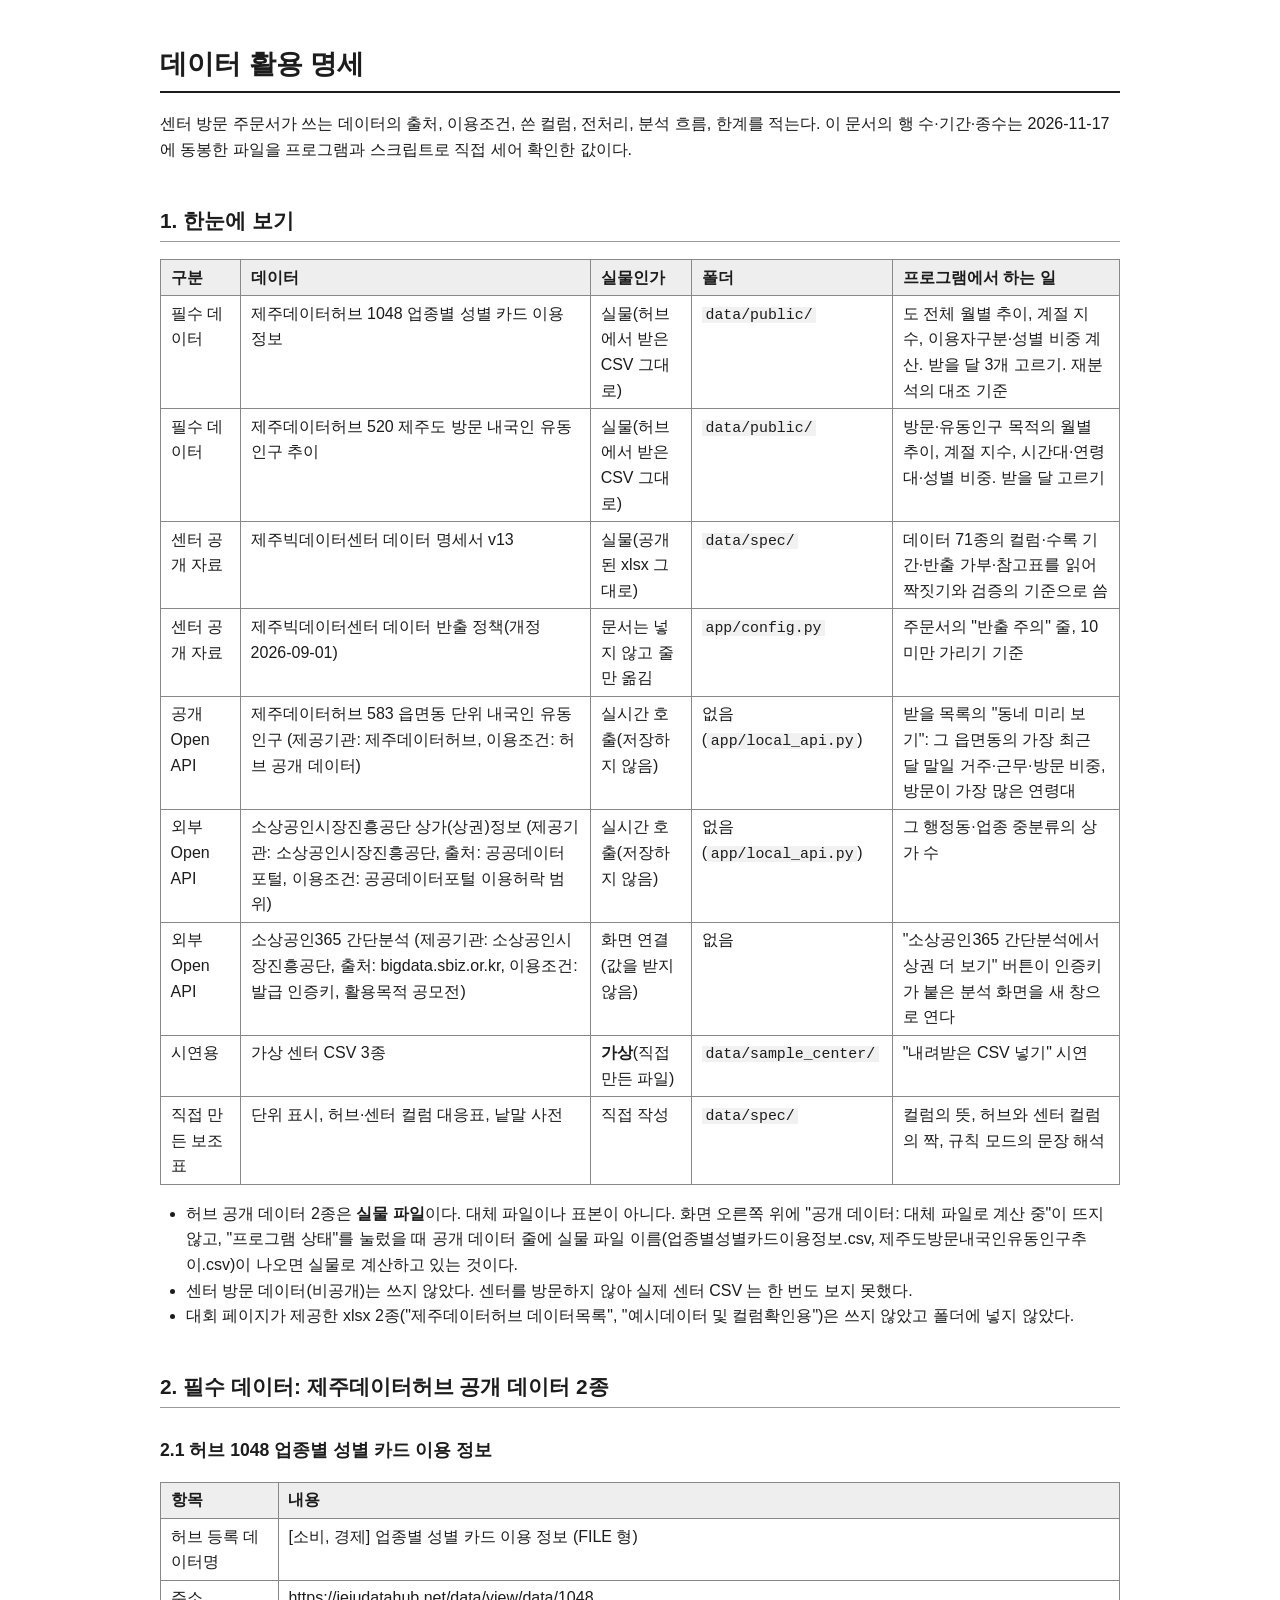
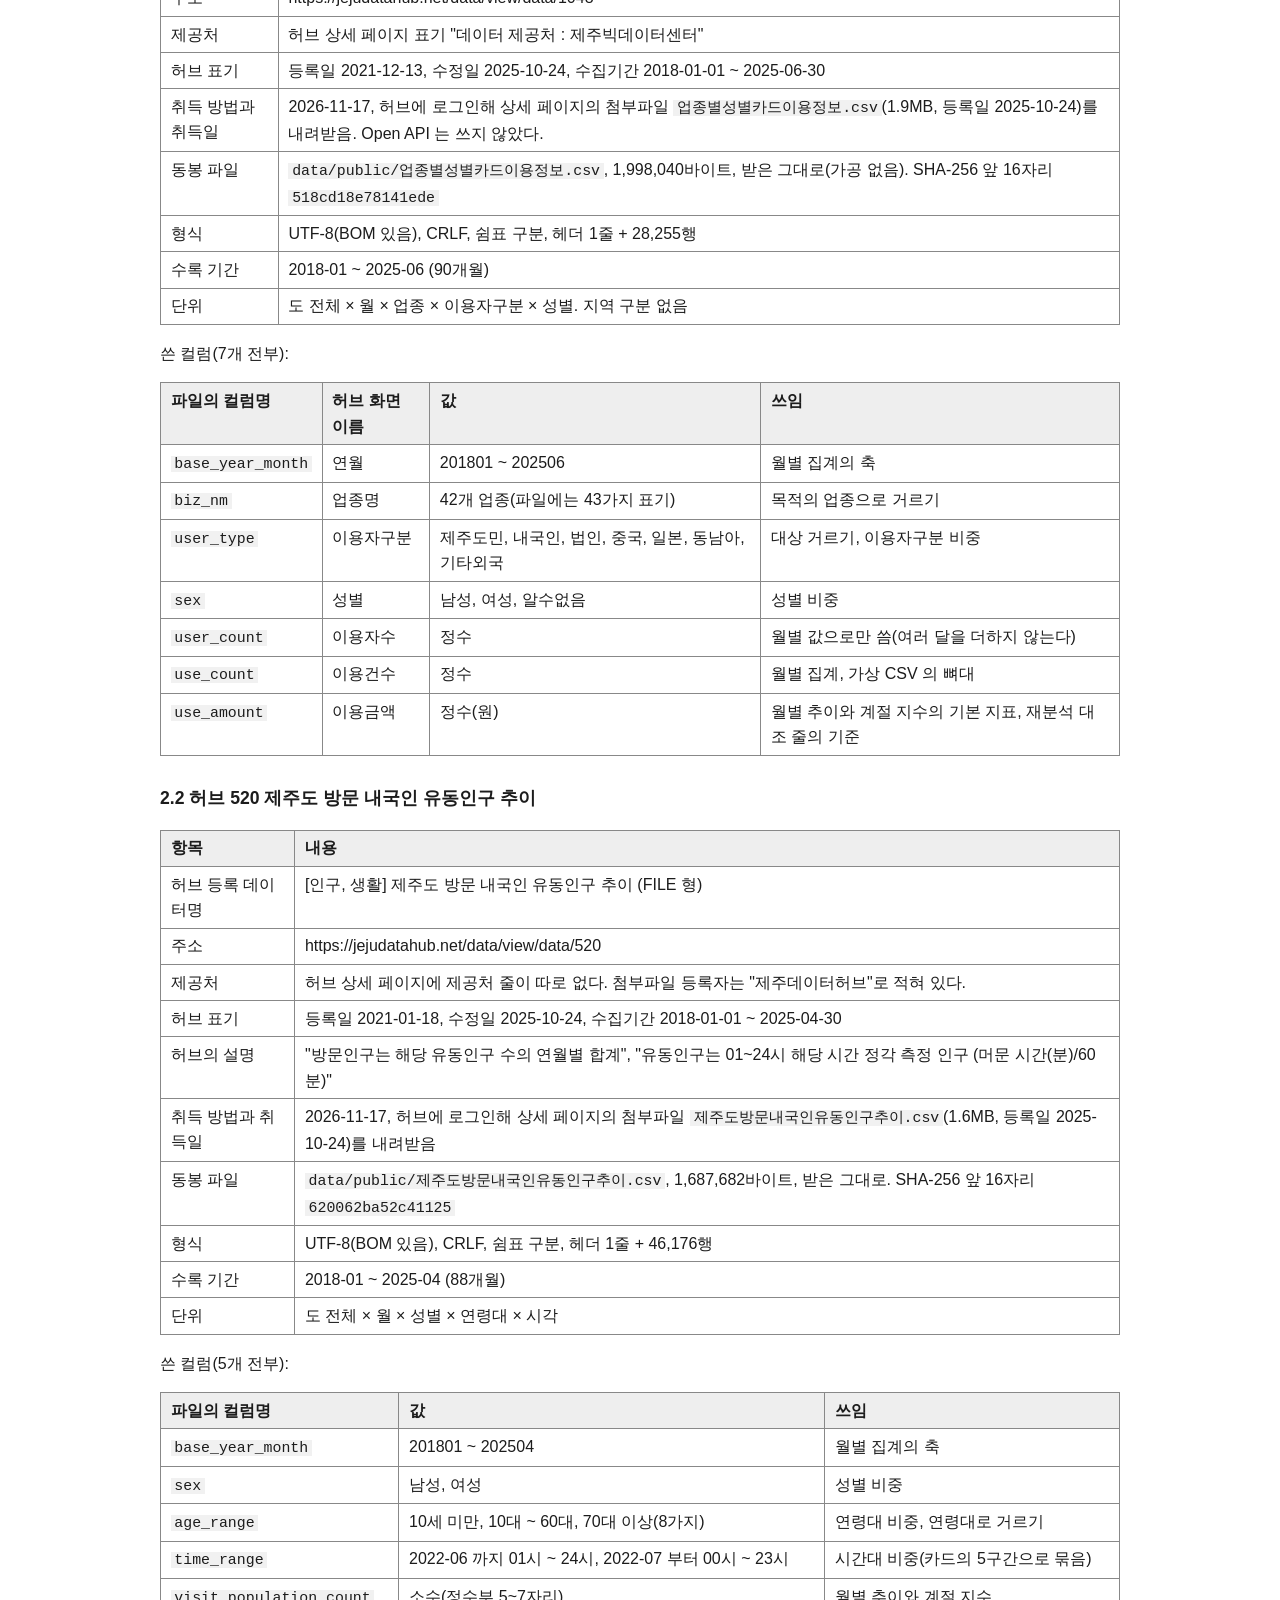
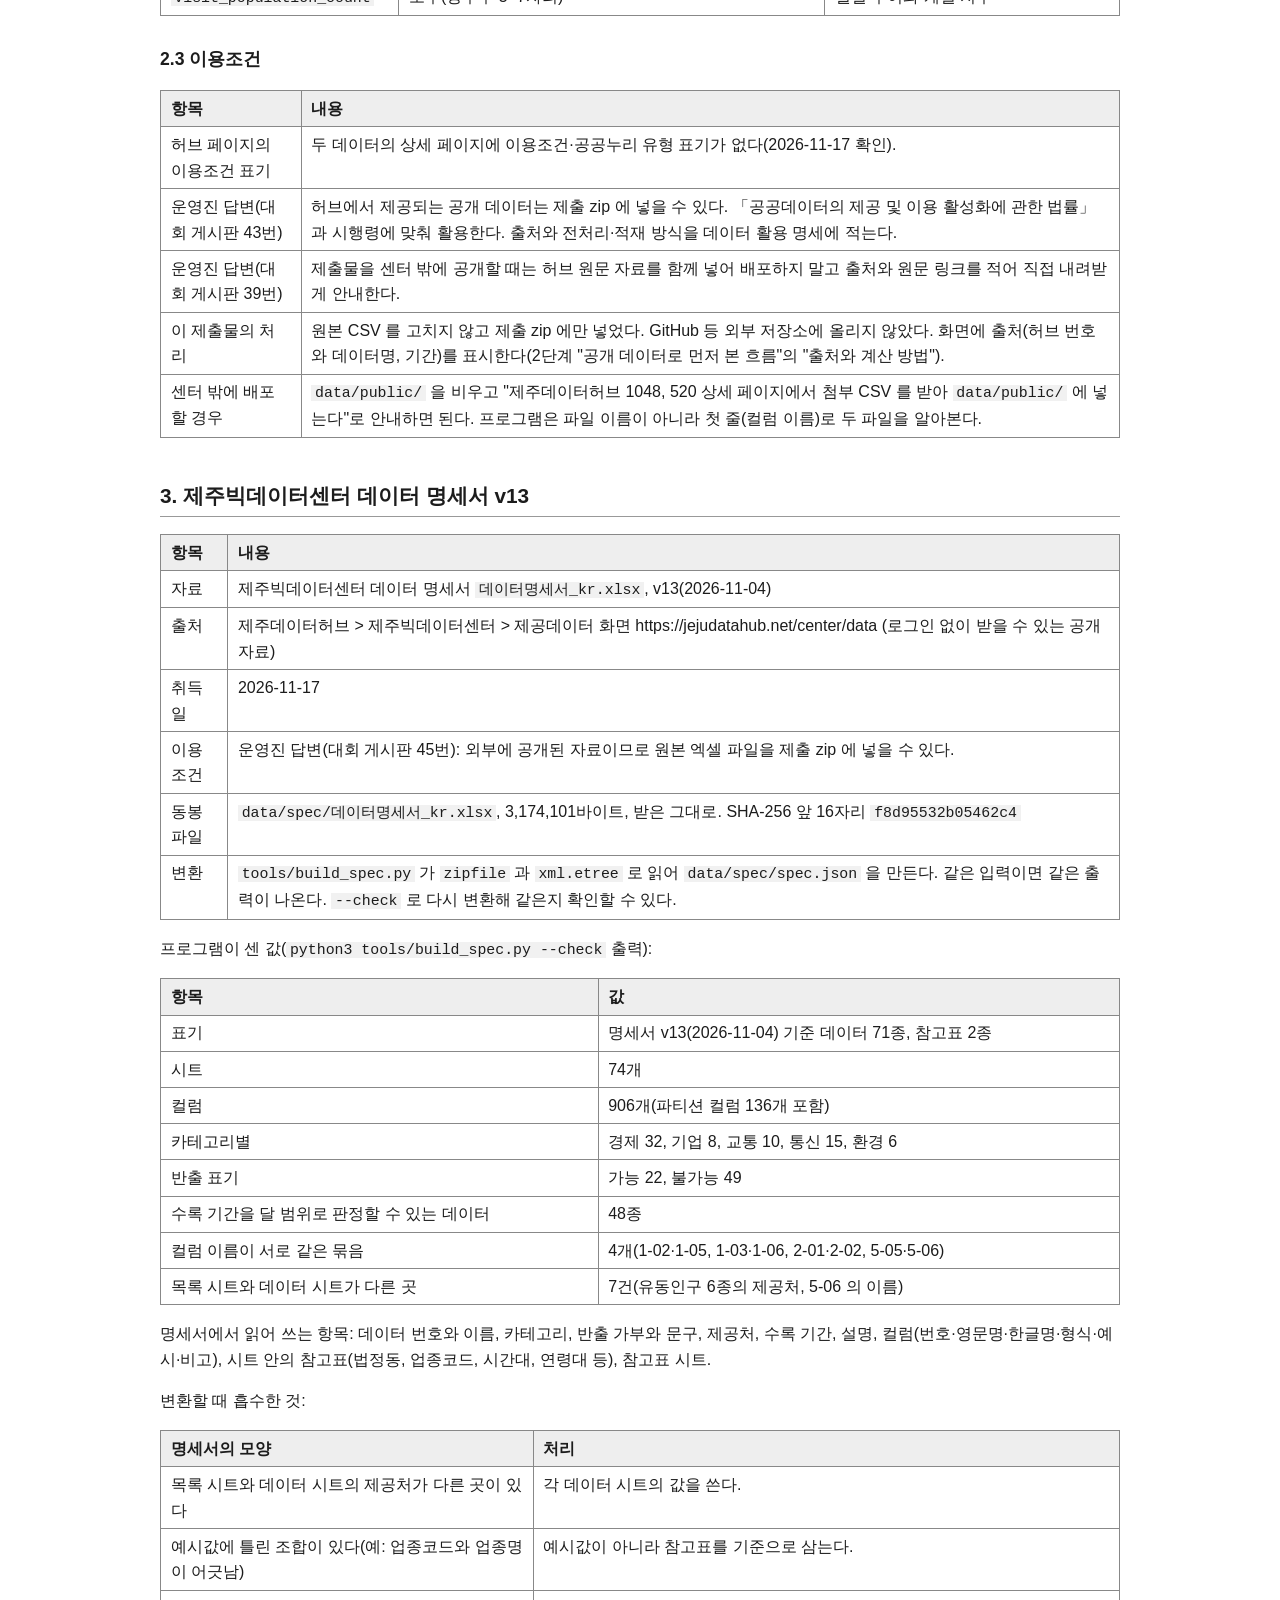
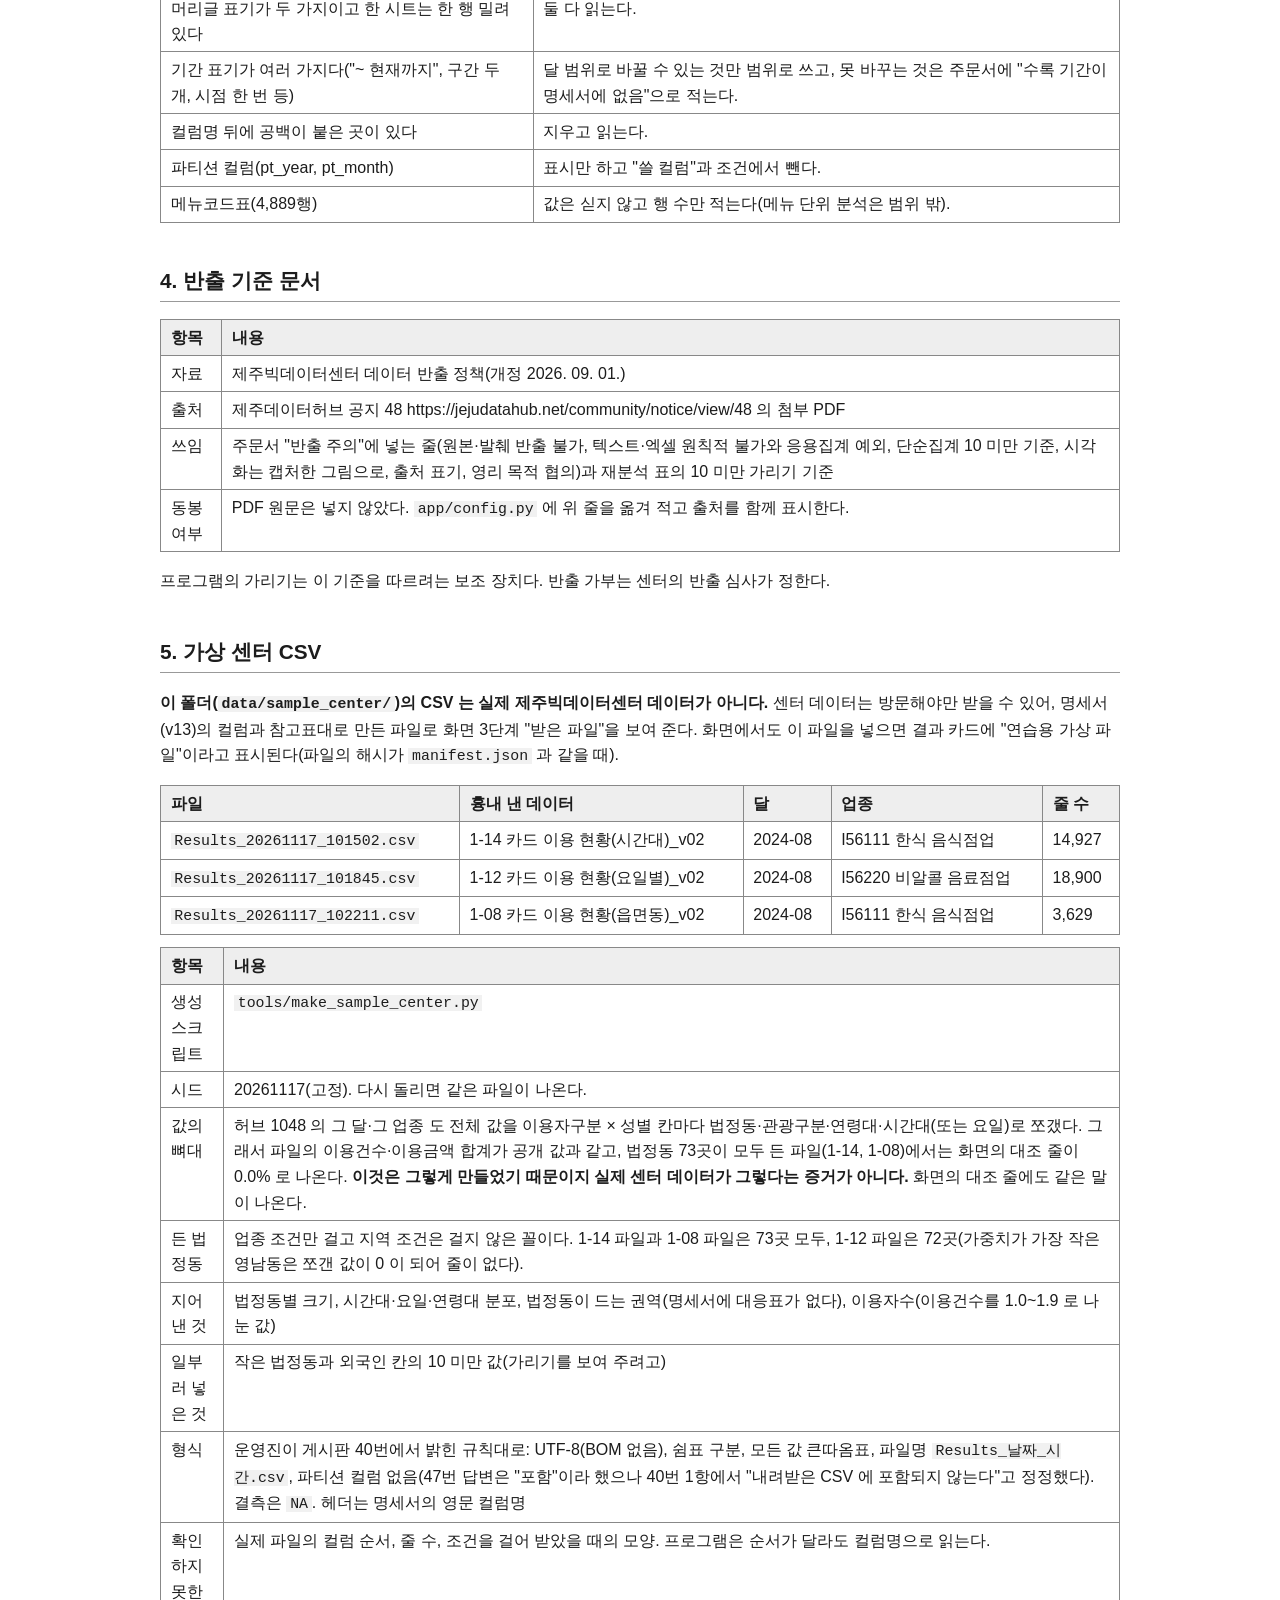
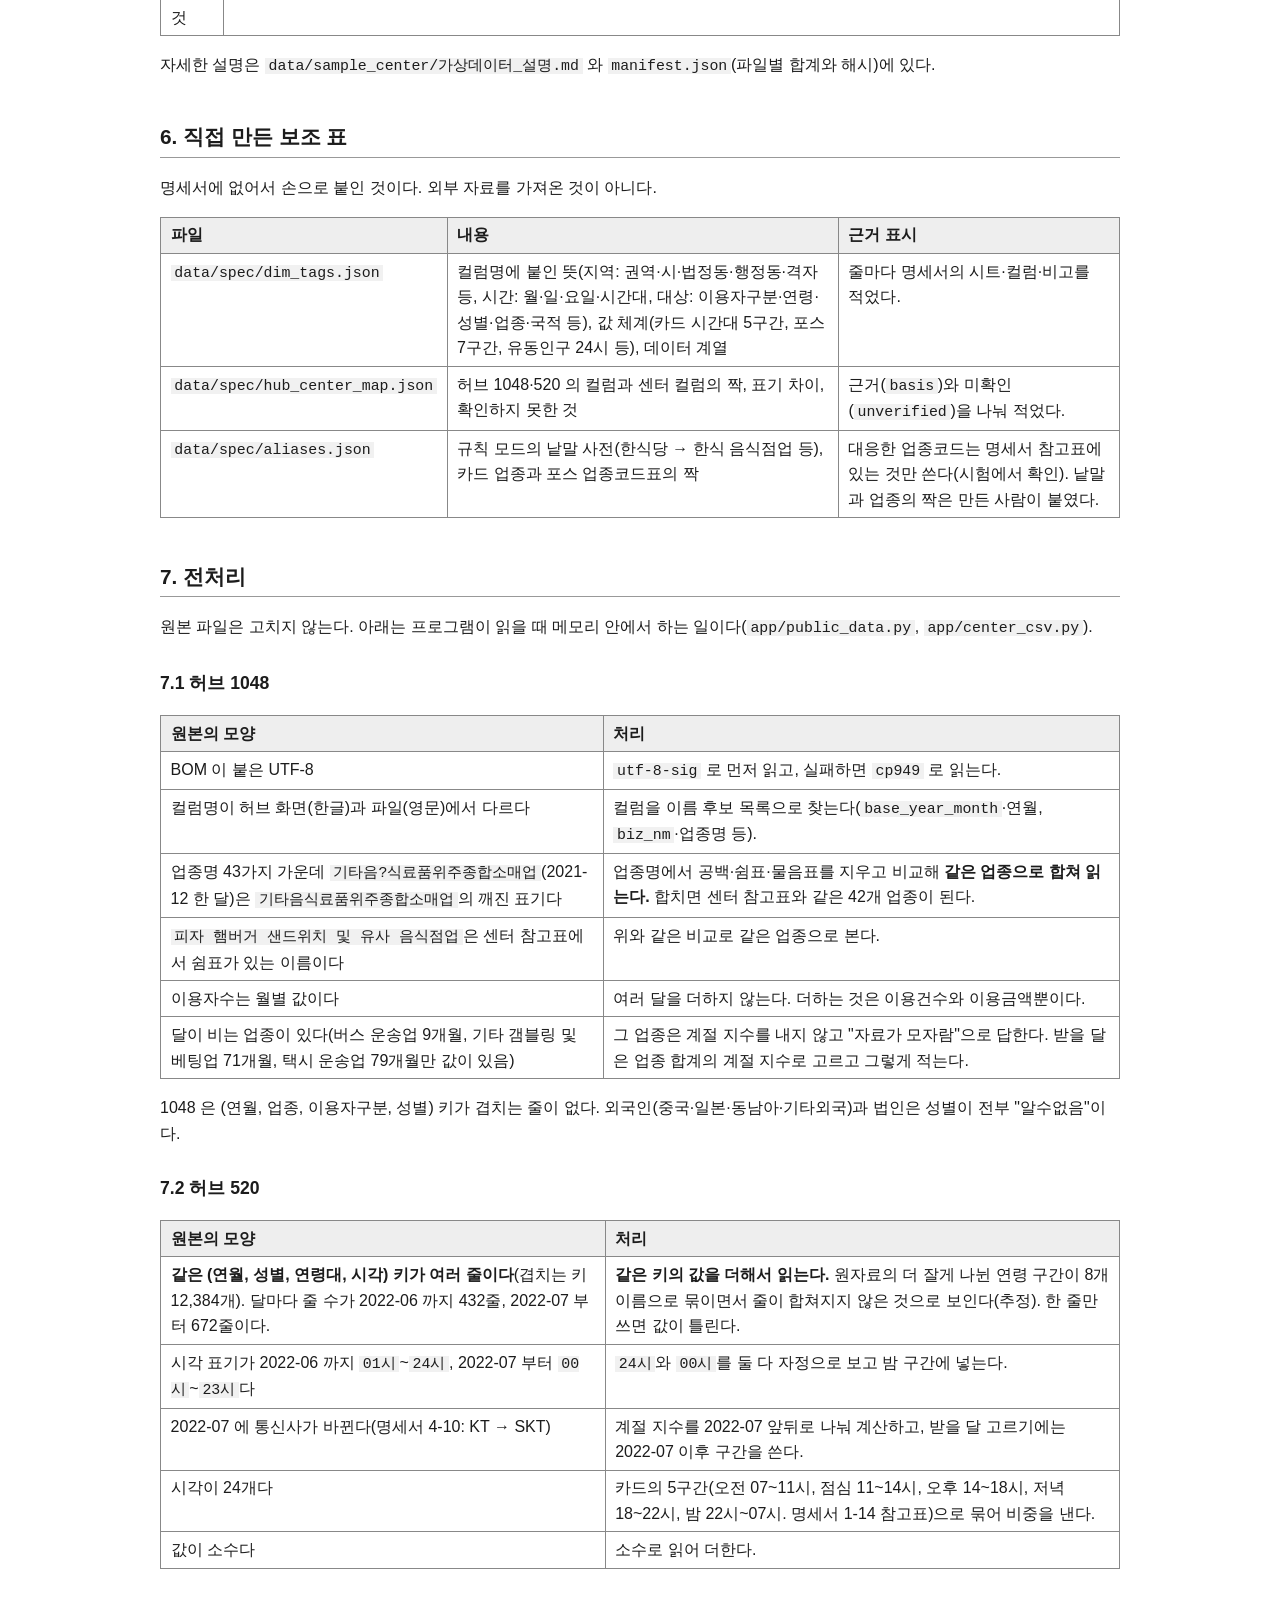
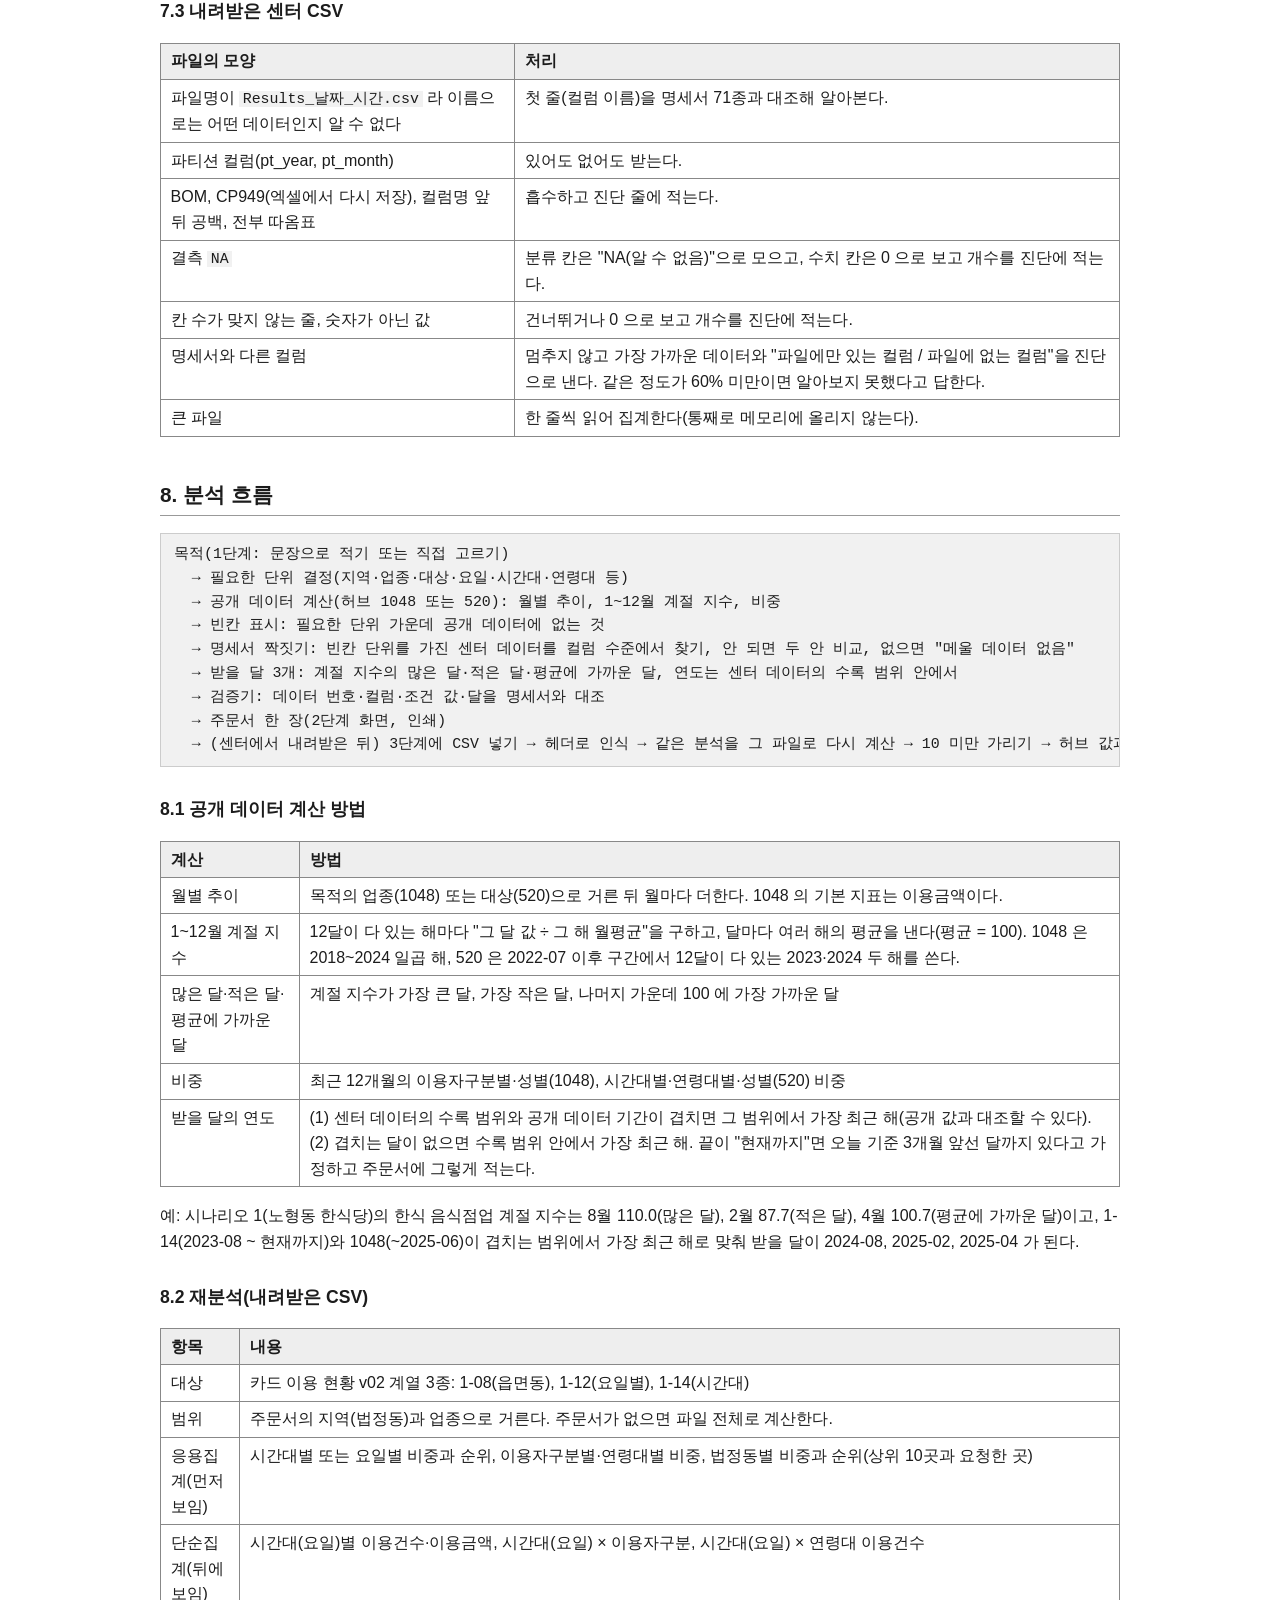
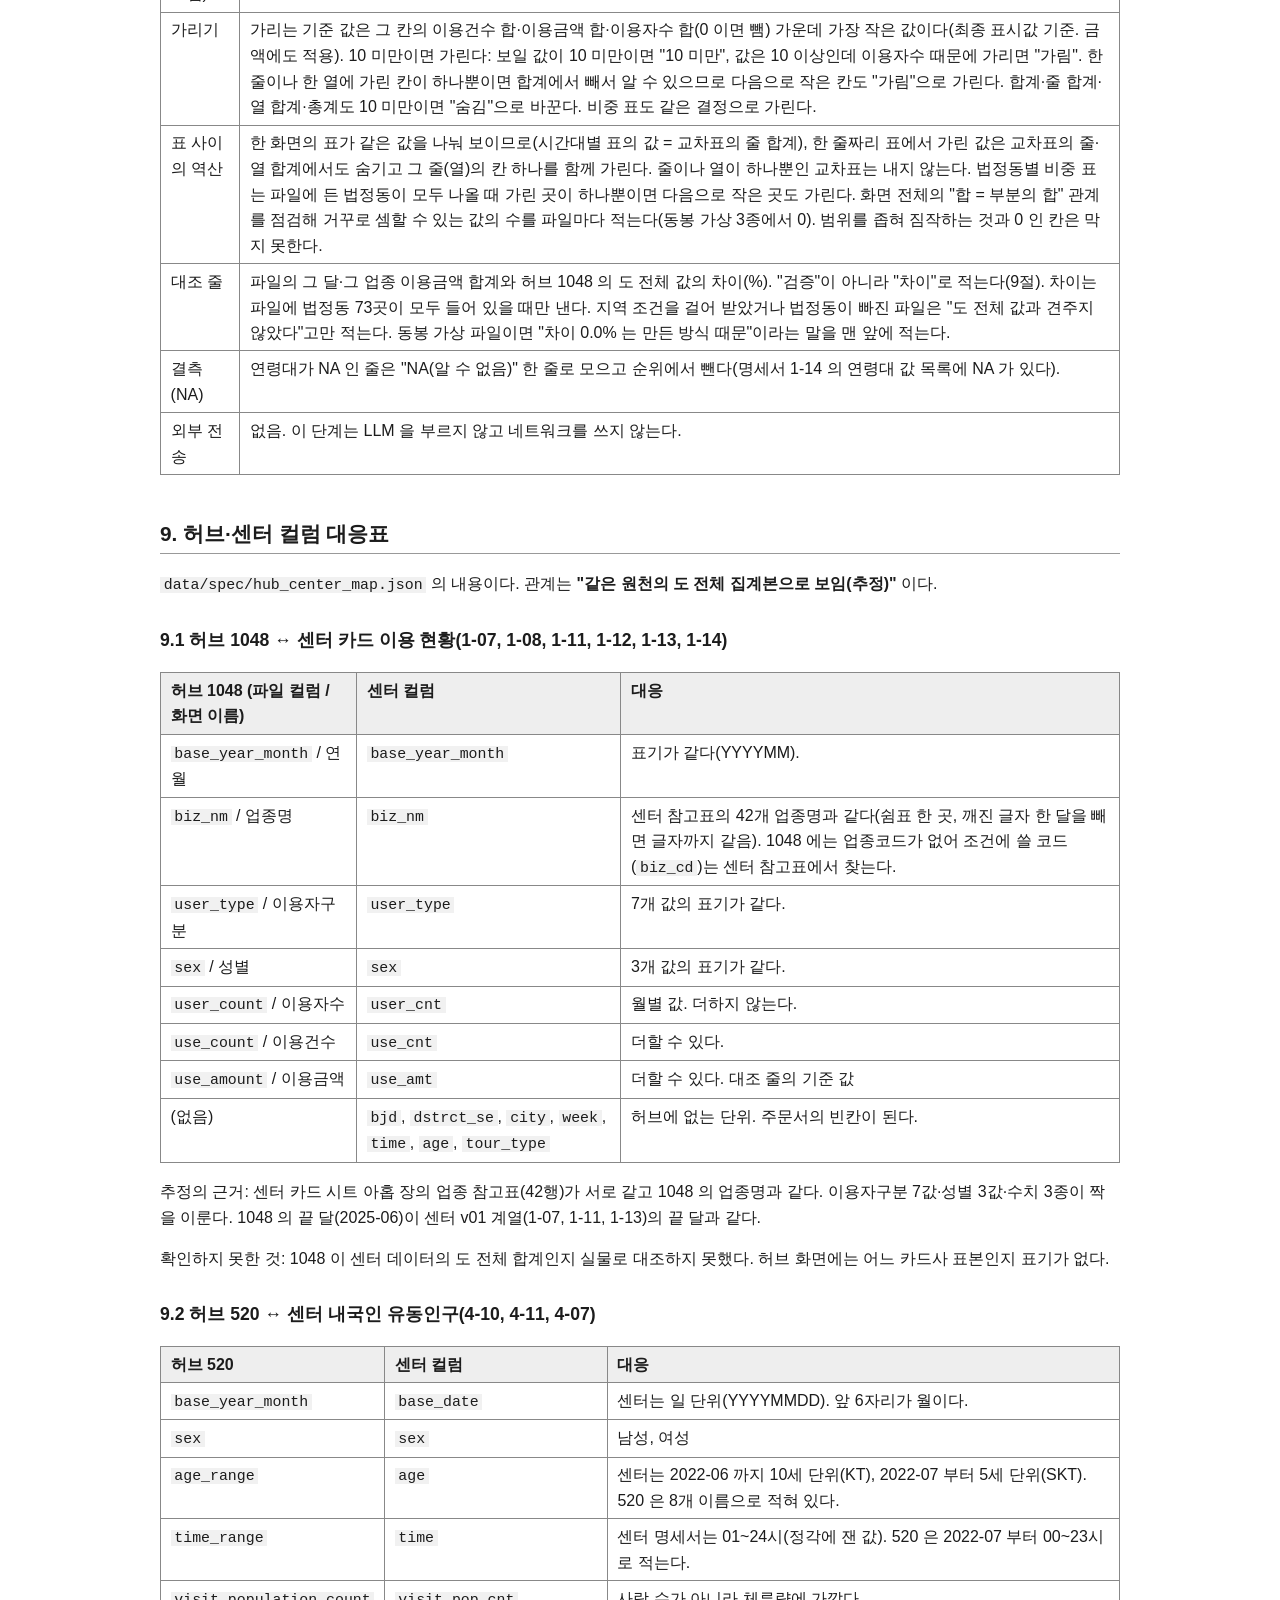
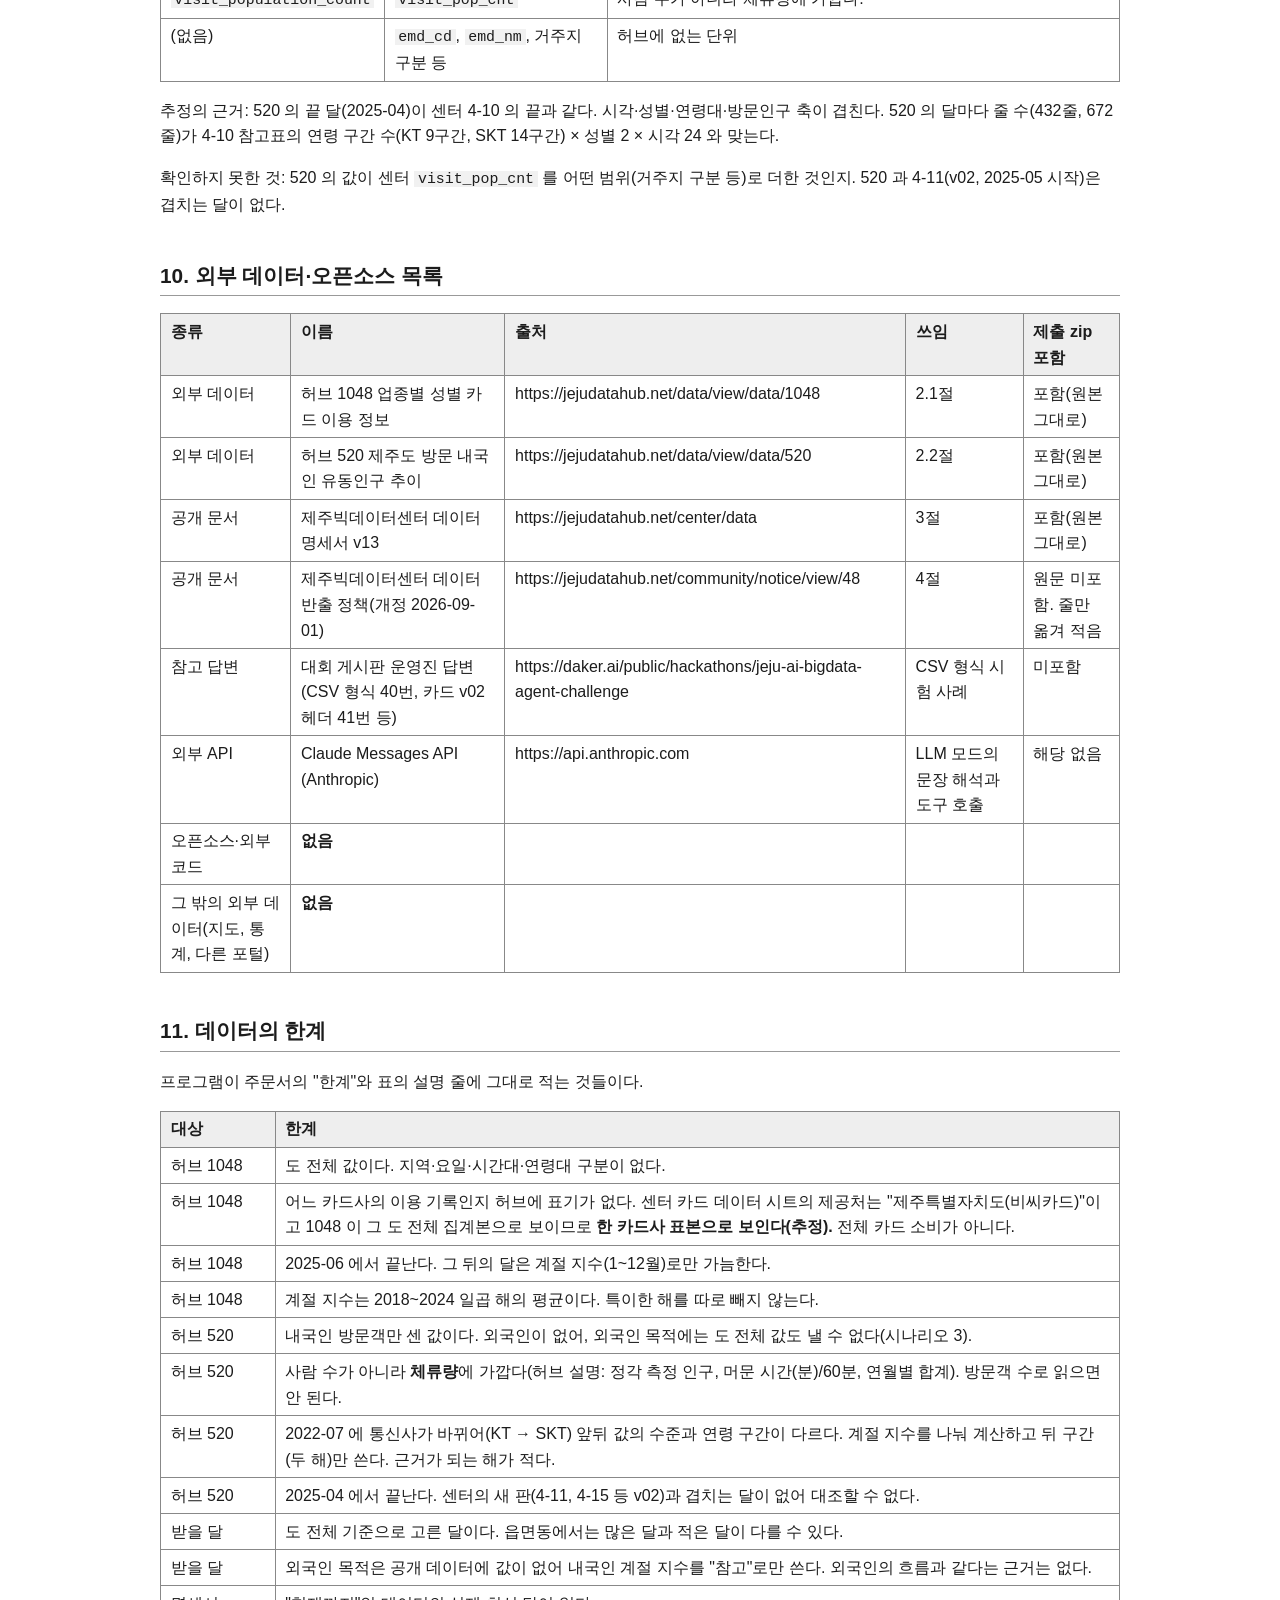
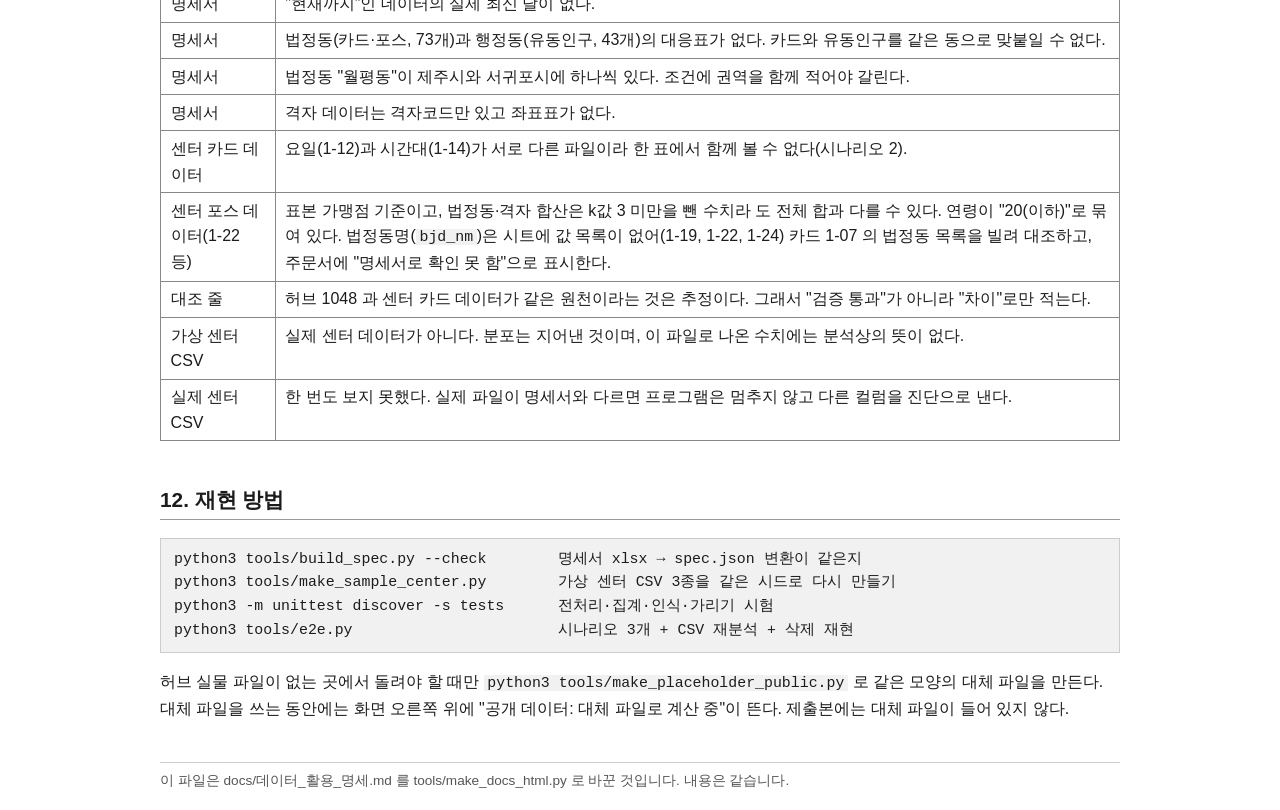
<file: docs/데이터_활용_명세.html>
<!DOCTYPE html>
<html lang="ko">
<head>
<meta charset="utf-8">
<meta name="viewport" content="width=device-width, initial-scale=1">
<title>데이터 활용 명세</title>
<style>
body { font-family: "Malgun Gothic", "맑은 고딕", "Apple SD Gothic Neo", "Noto Sans KR", sans-serif;
       line-height: 1.6; color: #1c1c1c; background: #fff; max-width: 60em; margin: 0 auto; padding: 1.5em 1.2em 4em; }
h1 { font-size: 1.7em; border-bottom: 2px solid #1c1c1c; padding-bottom: .2em; }
h2 { font-size: 1.3em; margin-top: 2em; border-bottom: 1px solid #999; padding-bottom: .15em; }
h3 { font-size: 1.1em; margin-top: 1.6em; }
h4 { font-size: 1em; margin-top: 1.3em; }
table { border-collapse: collapse; margin: .8em 0; width: 100%; }
th, td { border: 1px solid #888; padding: .3em .6em; vertical-align: top; text-align: left; }
th { background: #eee; }
code { font-family: Consolas, "D2Coding", Menlo, monospace; background: #f1f1f1; padding: 0 .25em; font-size: .93em; }
pre { background: #f1f1f1; border: 1px solid #ccc; padding: .7em 1em; overflow-x: auto; }
pre code { background: none; padding: 0; }
blockquote { margin: .8em 0; padding: .1em 1em; border-left: 4px solid #999; background: #f7f7f7; }
hr { border: 0; border-top: 1px solid #999; margin: 1.6em 0; }
ul, ol { padding-left: 1.6em; }
a { color: #0b4f9e; }
.made { color: #555; font-size: .85em; margin-top: 3em; border-top: 1px solid #ccc; padding-top: .5em; }
@media print { body { max-width: none; padding: 0; font-size: 10pt; } a { color: inherit; text-decoration: none; } pre, table, blockquote { break-inside: avoid; } }
</style>
</head>
<body>
<h1>데이터 활용 명세</h1>
<p>센터 방문 주문서가 쓰는 데이터의 출처, 이용조건, 쓴 컬럼, 전처리, 분석 흐름, 한계를 적는다. 이 문서의 행 수·기간·종수는 2026-11-17 에 동봉한 파일을 프로그램과 스크립트로 직접 세어 확인한 값이다.</p>
<h2>1. 한눈에 보기</h2>
<table><thead><tr><th>구분</th><th>데이터</th><th>실물인가</th><th>폴더</th><th>프로그램에서 하는 일</th></tr></thead><tbody>
<tr><td>필수 데이터</td><td>제주데이터허브 1048 업종별 성별 카드 이용 정보</td><td>실물(허브에서 받은 CSV 그대로)</td><td><code>data/public/</code></td><td>도 전체 월별 추이, 계절 지수, 이용자구분·성별 비중 계산. 받을 달 3개 고르기. 재분석의 대조 기준</td></tr>
<tr><td>필수 데이터</td><td>제주데이터허브 520 제주도 방문 내국인 유동인구 추이</td><td>실물(허브에서 받은 CSV 그대로)</td><td><code>data/public/</code></td><td>방문·유동인구 목적의 월별 추이, 계절 지수, 시간대·연령대·성별 비중. 받을 달 고르기</td></tr>
<tr><td>센터 공개 자료</td><td>제주빅데이터센터 데이터 명세서 v13</td><td>실물(공개된 xlsx 그대로)</td><td><code>data/spec/</code></td><td>데이터 71종의 컬럼·수록 기간·반출 가부·참고표를 읽어 짝짓기와 검증의 기준으로 씀</td></tr>
<tr><td>센터 공개 자료</td><td>제주빅데이터센터 데이터 반출 정책(개정 2026-09-01)</td><td>문서는 넣지 않고 줄만 옮김</td><td><code>app/config.py</code></td><td>주문서의 "반출 주의" 줄, 10 미만 가리기 기준</td></tr>
<tr><td>공개 Open API</td><td>제주데이터허브 583 읍면동 단위 내국인 유동인구 (제공기관: 제주데이터허브, 이용조건: 허브 공개 데이터)</td><td>실시간 호출(저장하지 않음)</td><td>없음(<code>app/local_api.py</code>)</td><td>받을 목록의 "동네 미리 보기": 그 읍면동의 가장 최근 달 말일 거주·근무·방문 비중, 방문이 가장 많은 연령대</td></tr>
<tr><td>외부 Open API</td><td>소상공인시장진흥공단 상가(상권)정보 (제공기관: 소상공인시장진흥공단, 출처: 공공데이터포털, 이용조건: 공공데이터포털 이용허락 범위)</td><td>실시간 호출(저장하지 않음)</td><td>없음(<code>app/local_api.py</code>)</td><td>그 행정동·업종 중분류의 상가 수</td></tr>
<tr><td>외부 Open API</td><td>소상공인365 간단분석 (제공기관: 소상공인시장진흥공단, 출처: bigdata.sbiz.or.kr, 이용조건: 발급 인증키, 활용목적 공모전)</td><td>화면 연결(값을 받지 않음)</td><td>없음</td><td>"소상공인365 간단분석에서 상권 더 보기" 버튼이 인증키가 붙은 분석 화면을 새 창으로 연다</td></tr>
<tr><td>시연용</td><td>가상 센터 CSV 3종</td><td><strong>가상</strong>(직접 만든 파일)</td><td><code>data/sample_center/</code></td><td>"내려받은 CSV 넣기" 시연</td></tr>
<tr><td>직접 만든 보조 표</td><td>단위 표시, 허브·센터 컬럼 대응표, 낱말 사전</td><td>직접 작성</td><td><code>data/spec/</code></td><td>컬럼의 뜻, 허브와 센터 컬럼의 짝, 규칙 모드의 문장 해석</td></tr>
</tbody></table>
<ul>
<li>허브 공개 데이터 2종은 <strong>실물 파일</strong>이다. 대체 파일이나 표본이 아니다. 화면 오른쪽 위에 "공개 데이터: 대체 파일로 계산 중"이 뜨지 않고, "프로그램 상태"를 눌렀을 때 공개 데이터 줄에 실물 파일 이름(업종별성별카드이용정보.csv, 제주도방문내국인유동인구추이.csv)이 나오면 실물로 계산하고 있는 것이다.
</li>
<li>센터 방문 데이터(비공개)는 쓰지 않았다. 센터를 방문하지 않아 실제 센터 CSV 는 한 번도 보지 못했다.
</li>
<li>대회 페이지가 제공한 xlsx 2종("제주데이터허브 데이터목록", "예시데이터 및 컬럼확인용")은 쓰지 않았고 폴더에 넣지 않았다.
</li></ul>
<h2>2. 필수 데이터: 제주데이터허브 공개 데이터 2종</h2>
<h3>2.1 허브 1048 업종별 성별 카드 이용 정보</h3>
<table><thead><tr><th>항목</th><th>내용</th></tr></thead><tbody>
<tr><td>허브 등록 데이터명</td><td>[소비, 경제] 업종별 성별 카드 이용 정보 (FILE 형)</td></tr>
<tr><td>주소</td><td>https://jejudatahub.net/data/view/data/1048</td></tr>
<tr><td>제공처</td><td>허브 상세 페이지 표기 "데이터 제공처 : 제주빅데이터센터"</td></tr>
<tr><td>허브 표기</td><td>등록일 2021-12-13, 수정일 2025-10-24, 수집기간 2018-01-01 ~ 2025-06-30</td></tr>
<tr><td>취득 방법과 취득일</td><td>2026-11-17, 허브에 로그인해 상세 페이지의 첨부파일 <code>업종별성별카드이용정보.csv</code>(1.9MB, 등록일 2025-10-24)를 내려받음. Open API 는 쓰지 않았다.</td></tr>
<tr><td>동봉 파일</td><td><code>data/public/업종별성별카드이용정보.csv</code>, 1,998,040바이트, 받은 그대로(가공 없음). SHA-256 앞 16자리 <code>518cd18e78141ede</code></td></tr>
<tr><td>형식</td><td>UTF-8(BOM 있음), CRLF, 쉼표 구분, 헤더 1줄 + 28,255행</td></tr>
<tr><td>수록 기간</td><td>2018-01 ~ 2025-06 (90개월)</td></tr>
<tr><td>단위</td><td>도 전체 × 월 × 업종 × 이용자구분 × 성별. 지역 구분 없음</td></tr>
</tbody></table>
<p>쓴 컬럼(7개 전부):</p>
<table><thead><tr><th>파일의 컬럼명</th><th>허브 화면 이름</th><th>값</th><th>쓰임</th></tr></thead><tbody>
<tr><td><code>base_year_month</code></td><td>연월</td><td>201801 ~ 202506</td><td>월별 집계의 축</td></tr>
<tr><td><code>biz_nm</code></td><td>업종명</td><td>42개 업종(파일에는 43가지 표기)</td><td>목적의 업종으로 거르기</td></tr>
<tr><td><code>user_type</code></td><td>이용자구분</td><td>제주도민, 내국인, 법인, 중국, 일본, 동남아, 기타외국</td><td>대상 거르기, 이용자구분 비중</td></tr>
<tr><td><code>sex</code></td><td>성별</td><td>남성, 여성, 알수없음</td><td>성별 비중</td></tr>
<tr><td><code>user_count</code></td><td>이용자수</td><td>정수</td><td>월별 값으로만 씀(여러 달을 더하지 않는다)</td></tr>
<tr><td><code>use_count</code></td><td>이용건수</td><td>정수</td><td>월별 집계, 가상 CSV 의 뼈대</td></tr>
<tr><td><code>use_amount</code></td><td>이용금액</td><td>정수(원)</td><td>월별 추이와 계절 지수의 기본 지표, 재분석 대조 줄의 기준</td></tr>
</tbody></table>
<h3>2.2 허브 520 제주도 방문 내국인 유동인구 추이</h3>
<table><thead><tr><th>항목</th><th>내용</th></tr></thead><tbody>
<tr><td>허브 등록 데이터명</td><td>[인구, 생활] 제주도 방문 내국인 유동인구 추이 (FILE 형)</td></tr>
<tr><td>주소</td><td>https://jejudatahub.net/data/view/data/520</td></tr>
<tr><td>제공처</td><td>허브 상세 페이지에 제공처 줄이 따로 없다. 첨부파일 등록자는 "제주데이터허브"로 적혀 있다.</td></tr>
<tr><td>허브 표기</td><td>등록일 2021-01-18, 수정일 2025-10-24, 수집기간 2018-01-01 ~ 2025-04-30</td></tr>
<tr><td>허브의 설명</td><td>"방문인구는 해당 유동인구 수의 연월별 합계", "유동인구는 01~24시 해당 시간 정각 측정 인구 (머문 시간(분)/60분)"</td></tr>
<tr><td>취득 방법과 취득일</td><td>2026-11-17, 허브에 로그인해 상세 페이지의 첨부파일 <code>제주도방문내국인유동인구추이.csv</code>(1.6MB, 등록일 2025-10-24)를 내려받음</td></tr>
<tr><td>동봉 파일</td><td><code>data/public/제주도방문내국인유동인구추이.csv</code>, 1,687,682바이트, 받은 그대로. SHA-256 앞 16자리 <code>620062ba52c41125</code></td></tr>
<tr><td>형식</td><td>UTF-8(BOM 있음), CRLF, 쉼표 구분, 헤더 1줄 + 46,176행</td></tr>
<tr><td>수록 기간</td><td>2018-01 ~ 2025-04 (88개월)</td></tr>
<tr><td>단위</td><td>도 전체 × 월 × 성별 × 연령대 × 시각</td></tr>
</tbody></table>
<p>쓴 컬럼(5개 전부):</p>
<table><thead><tr><th>파일의 컬럼명</th><th>값</th><th>쓰임</th></tr></thead><tbody>
<tr><td><code>base_year_month</code></td><td>201801 ~ 202504</td><td>월별 집계의 축</td></tr>
<tr><td><code>sex</code></td><td>남성, 여성</td><td>성별 비중</td></tr>
<tr><td><code>age_range</code></td><td>10세 미만, 10대 ~ 60대, 70대 이상(8가지)</td><td>연령대 비중, 연령대로 거르기</td></tr>
<tr><td><code>time_range</code></td><td>2022-06 까지 01시 ~ 24시, 2022-07 부터 00시 ~ 23시</td><td>시간대 비중(카드의 5구간으로 묶음)</td></tr>
<tr><td><code>visit_population_count</code></td><td>소수(정수부 5~7자리)</td><td>월별 추이와 계절 지수</td></tr>
</tbody></table>
<h3>2.3 이용조건</h3>
<table><thead><tr><th>항목</th><th>내용</th></tr></thead><tbody>
<tr><td>허브 페이지의 이용조건 표기</td><td>두 데이터의 상세 페이지에 이용조건·공공누리 유형 표기가 없다(2026-11-17 확인).</td></tr>
<tr><td>운영진 답변(대회 게시판 43번)</td><td>허브에서 제공되는 공개 데이터는 제출 zip 에 넣을 수 있다. 「공공데이터의 제공 및 이용 활성화에 관한 법률」과 시행령에 맞춰 활용한다. 출처와 전처리·적재 방식을 데이터 활용 명세에 적는다.</td></tr>
<tr><td>운영진 답변(대회 게시판 39번)</td><td>제출물을 센터 밖에 공개할 때는 허브 원문 자료를 함께 넣어 배포하지 말고 출처와 원문 링크를 적어 직접 내려받게 안내한다.</td></tr>
<tr><td>이 제출물의 처리</td><td>원본 CSV 를 고치지 않고 제출 zip 에만 넣었다. GitHub 등 외부 저장소에 올리지 않았다. 화면에 출처(허브 번호와 데이터명, 기간)를 표시한다(2단계 "공개 데이터로 먼저 본 흐름"의 "출처와 계산 방법").</td></tr>
<tr><td>센터 밖에 배포할 경우</td><td><code>data/public/</code> 을 비우고 "제주데이터허브 1048, 520 상세 페이지에서 첨부 CSV 를 받아 <code>data/public/</code> 에 넣는다"로 안내하면 된다. 프로그램은 파일 이름이 아니라 첫 줄(컬럼 이름)로 두 파일을 알아본다.</td></tr>
</tbody></table>
<h2>3. 제주빅데이터센터 데이터 명세서 v13</h2>
<table><thead><tr><th>항목</th><th>내용</th></tr></thead><tbody>
<tr><td>자료</td><td>제주빅데이터센터 데이터 명세서 <code>데이터명세서_kr.xlsx</code>, v13(2026-11-04)</td></tr>
<tr><td>출처</td><td>제주데이터허브 &gt; 제주빅데이터센터 &gt; 제공데이터 화면 https://jejudatahub.net/center/data (로그인 없이 받을 수 있는 공개 자료)</td></tr>
<tr><td>취득일</td><td>2026-11-17</td></tr>
<tr><td>이용조건</td><td>운영진 답변(대회 게시판 45번): 외부에 공개된 자료이므로 원본 엑셀 파일을 제출 zip 에 넣을 수 있다.</td></tr>
<tr><td>동봉 파일</td><td><code>data/spec/데이터명세서_kr.xlsx</code>, 3,174,101바이트, 받은 그대로. SHA-256 앞 16자리 <code>f8d95532b05462c4</code></td></tr>
<tr><td>변환</td><td><code>tools/build_spec.py</code> 가 <code>zipfile</code> 과 <code>xml.etree</code> 로 읽어 <code>data/spec/spec.json</code> 을 만든다. 같은 입력이면 같은 출력이 나온다. <code>--check</code> 로 다시 변환해 같은지 확인할 수 있다.</td></tr>
</tbody></table>
<p>프로그램이 센 값(<code>python3 tools/build_spec.py --check</code> 출력):</p>
<table><thead><tr><th>항목</th><th>값</th></tr></thead><tbody>
<tr><td>표기</td><td>명세서 v13(2026-11-04) 기준 데이터 71종, 참고표 2종</td></tr>
<tr><td>시트</td><td>74개</td></tr>
<tr><td>컬럼</td><td>906개(파티션 컬럼 136개 포함)</td></tr>
<tr><td>카테고리별</td><td>경제 32, 기업 8, 교통 10, 통신 15, 환경 6</td></tr>
<tr><td>반출 표기</td><td>가능 22, 불가능 49</td></tr>
<tr><td>수록 기간을 달 범위로 판정할 수 있는 데이터</td><td>48종</td></tr>
<tr><td>컬럼 이름이 서로 같은 묶음</td><td>4개(1-02·1-05, 1-03·1-06, 2-01·2-02, 5-05·5-06)</td></tr>
<tr><td>목록 시트와 데이터 시트가 다른 곳</td><td>7건(유동인구 6종의 제공처, 5-06 의 이름)</td></tr>
</tbody></table>
<p>명세서에서 읽어 쓰는 항목: 데이터 번호와 이름, 카테고리, 반출 가부와 문구, 제공처, 수록 기간, 설명, 컬럼(번호·영문명·한글명·형식·예시·비고), 시트 안의 참고표(법정동, 업종코드, 시간대, 연령대 등), 참고표 시트.</p>
<p>변환할 때 흡수한 것:</p>
<table><thead><tr><th>명세서의 모양</th><th>처리</th></tr></thead><tbody>
<tr><td>목록 시트와 데이터 시트의 제공처가 다른 곳이 있다</td><td>각 데이터 시트의 값을 쓴다.</td></tr>
<tr><td>예시값에 틀린 조합이 있다(예: 업종코드와 업종명이 어긋남)</td><td>예시값이 아니라 참고표를 기준으로 삼는다.</td></tr>
<tr><td>머리글 표기가 두 가지이고 한 시트는 한 행 밀려 있다</td><td>둘 다 읽는다.</td></tr>
<tr><td>기간 표기가 여러 가지다("~ 현재까지", 구간 두 개, 시점 한 번 등)</td><td>달 범위로 바꿀 수 있는 것만 범위로 쓰고, 못 바꾸는 것은 주문서에 "수록 기간이 명세서에 없음"으로 적는다.</td></tr>
<tr><td>컬럼명 뒤에 공백이 붙은 곳이 있다</td><td>지우고 읽는다.</td></tr>
<tr><td>파티션 컬럼(pt_year, pt_month)</td><td>표시만 하고 "쓸 컬럼"과 조건에서 뺀다.</td></tr>
<tr><td>메뉴코드표(4,889행)</td><td>값은 싣지 않고 행 수만 적는다(메뉴 단위 분석은 범위 밖).</td></tr>
</tbody></table>
<h2>4. 반출 기준 문서</h2>
<table><thead><tr><th>항목</th><th>내용</th></tr></thead><tbody>
<tr><td>자료</td><td>제주빅데이터센터 데이터 반출 정책(개정 2026. 09. 01.)</td></tr>
<tr><td>출처</td><td>제주데이터허브 공지 48 https://jejudatahub.net/community/notice/view/48 의 첨부 PDF</td></tr>
<tr><td>쓰임</td><td>주문서 "반출 주의"에 넣는 줄(원본·발췌 반출 불가, 텍스트·엑셀 원칙적 불가와 응용집계 예외, 단순집계 10 미만 기준, 시각화는 캡처한 그림으로, 출처 표기, 영리 목적 협의)과 재분석 표의 10 미만 가리기 기준</td></tr>
<tr><td>동봉 여부</td><td>PDF 원문은 넣지 않았다. <code>app/config.py</code> 에 위 줄을 옮겨 적고 출처를 함께 표시한다.</td></tr>
</tbody></table>
<p>프로그램의 가리기는 이 기준을 따르려는 보조 장치다. 반출 가부는 센터의 반출 심사가 정한다.</p>
<h2>5. 가상 센터 CSV</h2>
<p><strong>이 폴더(<code>data/sample_center/</code>)의 CSV 는 실제 제주빅데이터센터 데이터가 아니다.</strong> 센터 데이터는 방문해야만 받을 수 있어, 명세서(v13)의 컬럼과 참고표대로 만든 파일로 화면 3단계 "받은 파일"을 보여 준다. 화면에서도 이 파일을 넣으면 결과 카드에 "연습용 가상 파일"이라고 표시된다(파일의 해시가 <code>manifest.json</code> 과 같을 때).</p>
<table><thead><tr><th>파일</th><th>흉내 낸 데이터</th><th>달</th><th>업종</th><th>줄 수</th></tr></thead><tbody>
<tr><td><code>Results_20261117_101502.csv</code></td><td>1-14 카드 이용 현황(시간대)_v02</td><td>2024-08</td><td>I56111 한식 음식점업</td><td>14,927</td></tr>
<tr><td><code>Results_20261117_101845.csv</code></td><td>1-12 카드 이용 현황(요일별)_v02</td><td>2024-08</td><td>I56220 비알콜 음료점업</td><td>18,900</td></tr>
<tr><td><code>Results_20261117_102211.csv</code></td><td>1-08 카드 이용 현황(읍면동)_v02</td><td>2024-08</td><td>I56111 한식 음식점업</td><td>3,629</td></tr>
</tbody></table>
<table><thead><tr><th>항목</th><th>내용</th></tr></thead><tbody>
<tr><td>생성 스크립트</td><td><code>tools/make_sample_center.py</code></td></tr>
<tr><td>시드</td><td>20261117(고정). 다시 돌리면 같은 파일이 나온다.</td></tr>
<tr><td>값의 뼈대</td><td>허브 1048 의 그 달·그 업종 도 전체 값을 이용자구분 × 성별 칸마다 법정동·관광구분·연령대·시간대(또는 요일)로 쪼갰다. 그래서 파일의 이용건수·이용금액 합계가 공개 값과 같고, 법정동 73곳이 모두 든 파일(1-14, 1-08)에서는 화면의 대조 줄이 0.0% 로 나온다. <strong>이것은 그렇게 만들었기 때문이지 실제 센터 데이터가 그렇다는 증거가 아니다.</strong> 화면의 대조 줄에도 같은 말이 나온다.</td></tr>
<tr><td>든 법정동</td><td>업종 조건만 걸고 지역 조건은 걸지 않은 꼴이다. 1-14 파일과 1-08 파일은 73곳 모두, 1-12 파일은 72곳(가중치가 가장 작은 영남동은 쪼갠 값이 0 이 되어 줄이 없다).</td></tr>
<tr><td>지어낸 것</td><td>법정동별 크기, 시간대·요일·연령대 분포, 법정동이 드는 권역(명세서에 대응표가 없다), 이용자수(이용건수를 1.0~1.9 로 나눈 값)</td></tr>
<tr><td>일부러 넣은 것</td><td>작은 법정동과 외국인 칸의 10 미만 값(가리기를 보여 주려고)</td></tr>
<tr><td>형식</td><td>운영진이 게시판 40번에서 밝힌 규칙대로: UTF-8(BOM 없음), 쉼표 구분, 모든 값 큰따옴표, 파일명 <code>Results_날짜_시간.csv</code>, 파티션 컬럼 없음(47번 답변은 "포함"이라 했으나 40번 1항에서 "내려받은 CSV 에 포함되지 않는다"고 정정했다). 결측은 <code>NA</code>. 헤더는 명세서의 영문 컬럼명</td></tr>
<tr><td>확인하지 못한 것</td><td>실제 파일의 컬럼 순서, 줄 수, 조건을 걸어 받았을 때의 모양. 프로그램은 순서가 달라도 컬럼명으로 읽는다.</td></tr>
</tbody></table>
<p>자세한 설명은 <code>data/sample_center/가상데이터_설명.md</code> 와 <code>manifest.json</code>(파일별 합계와 해시)에 있다.</p>
<h2>6. 직접 만든 보조 표</h2>
<p>명세서에 없어서 손으로 붙인 것이다. 외부 자료를 가져온 것이 아니다.</p>
<table><thead><tr><th>파일</th><th>내용</th><th>근거 표시</th></tr></thead><tbody>
<tr><td><code>data/spec/dim_tags.json</code></td><td>컬럼명에 붙인 뜻(지역: 권역·시·법정동·행정동·격자 등, 시간: 월·일·요일·시간대, 대상: 이용자구분·연령·성별·업종·국적 등), 값 체계(카드 시간대 5구간, 포스 7구간, 유동인구 24시 등), 데이터 계열</td><td>줄마다 명세서의 시트·컬럼·비고를 적었다.</td></tr>
<tr><td><code>data/spec/hub_center_map.json</code></td><td>허브 1048·520 의 컬럼과 센터 컬럼의 짝, 표기 차이, 확인하지 못한 것</td><td>근거(<code>basis</code>)와 미확인(<code>unverified</code>)을 나눠 적었다.</td></tr>
<tr><td><code>data/spec/aliases.json</code></td><td>규칙 모드의 낱말 사전(한식당 → 한식 음식점업 등), 카드 업종과 포스 업종코드표의 짝</td><td>대응한 업종코드는 명세서 참고표에 있는 것만 쓴다(시험에서 확인). 낱말과 업종의 짝은 만든 사람이 붙였다.</td></tr>
</tbody></table>
<h2>7. 전처리</h2>
<p>원본 파일은 고치지 않는다. 아래는 프로그램이 읽을 때 메모리 안에서 하는 일이다(<code>app/public_data.py</code>, <code>app/center_csv.py</code>).</p>
<h3>7.1 허브 1048</h3>
<table><thead><tr><th>원본의 모양</th><th>처리</th></tr></thead><tbody>
<tr><td>BOM 이 붙은 UTF-8</td><td><code>utf-8-sig</code> 로 먼저 읽고, 실패하면 <code>cp949</code> 로 읽는다.</td></tr>
<tr><td>컬럼명이 허브 화면(한글)과 파일(영문)에서 다르다</td><td>컬럼을 이름 후보 목록으로 찾는다(<code>base_year_month</code>·연월, <code>biz_nm</code>·업종명 등).</td></tr>
<tr><td>업종명 43가지 가운데 <code>기타음?식료품위주종합소매업</code>(2021-12 한 달)은 <code>기타음식료품위주종합소매업</code>의 깨진 표기다</td><td>업종명에서 공백·쉼표·물음표를 지우고 비교해 <strong>같은 업종으로 합쳐 읽는다.</strong> 합치면 센터 참고표와 같은 42개 업종이 된다.</td></tr>
<tr><td><code>피자 햄버거 샌드위치 및 유사 음식점업</code>은 센터 참고표에서 쉼표가 있는 이름이다</td><td>위와 같은 비교로 같은 업종으로 본다.</td></tr>
<tr><td>이용자수는 월별 값이다</td><td>여러 달을 더하지 않는다. 더하는 것은 이용건수와 이용금액뿐이다.</td></tr>
<tr><td>달이 비는 업종이 있다(버스 운송업 9개월, 기타 갬블링 및 베팅업 71개월, 택시 운송업 79개월만 값이 있음)</td><td>그 업종은 계절 지수를 내지 않고 "자료가 모자람"으로 답한다. 받을 달은 업종 합계의 계절 지수로 고르고 그렇게 적는다.</td></tr>
</tbody></table>
<p>1048 은 (연월, 업종, 이용자구분, 성별) 키가 겹치는 줄이 없다. 외국인(중국·일본·동남아·기타외국)과 법인은 성별이 전부 "알수없음"이다.</p>
<h3>7.2 허브 520</h3>
<table><thead><tr><th>원본의 모양</th><th>처리</th></tr></thead><tbody>
<tr><td><strong>같은 (연월, 성별, 연령대, 시각) 키가 여러 줄이다</strong>(겹치는 키 12,384개). 달마다 줄 수가 2022-06 까지 432줄, 2022-07 부터 672줄이다.</td><td><strong>같은 키의 값을 더해서 읽는다.</strong> 원자료의 더 잘게 나뉜 연령 구간이 8개 이름으로 묶이면서 줄이 합쳐지지 않은 것으로 보인다(추정). 한 줄만 쓰면 값이 틀린다.</td></tr>
<tr><td>시각 표기가 2022-06 까지 <code>01시</code>~<code>24시</code>, 2022-07 부터 <code>00시</code>~<code>23시</code>다</td><td><code>24시</code>와 <code>00시</code>를 둘 다 자정으로 보고 밤 구간에 넣는다.</td></tr>
<tr><td>2022-07 에 통신사가 바뀐다(명세서 4-10: KT → SKT)</td><td>계절 지수를 2022-07 앞뒤로 나눠 계산하고, 받을 달 고르기에는 2022-07 이후 구간을 쓴다.</td></tr>
<tr><td>시각이 24개다</td><td>카드의 5구간(오전 07~11시, 점심 11~14시, 오후 14~18시, 저녁 18~22시, 밤 22시~07시. 명세서 1-14 참고표)으로 묶어 비중을 낸다.</td></tr>
<tr><td>값이 소수다</td><td>소수로 읽어 더한다.</td></tr>
</tbody></table>
<h3>7.3 내려받은 센터 CSV</h3>
<table><thead><tr><th>파일의 모양</th><th>처리</th></tr></thead><tbody>
<tr><td>파일명이 <code>Results_날짜_시간.csv</code> 라 이름으로는 어떤 데이터인지 알 수 없다</td><td>첫 줄(컬럼 이름)을 명세서 71종과 대조해 알아본다.</td></tr>
<tr><td>파티션 컬럼(pt_year, pt_month)</td><td>있어도 없어도 받는다.</td></tr>
<tr><td>BOM, CP949(엑셀에서 다시 저장), 컬럼명 앞뒤 공백, 전부 따옴표</td><td>흡수하고 진단 줄에 적는다.</td></tr>
<tr><td>결측 <code>NA</code></td><td>분류 칸은 "NA(알 수 없음)"으로 모으고, 수치 칸은 0 으로 보고 개수를 진단에 적는다.</td></tr>
<tr><td>칸 수가 맞지 않는 줄, 숫자가 아닌 값</td><td>건너뛰거나 0 으로 보고 개수를 진단에 적는다.</td></tr>
<tr><td>명세서와 다른 컬럼</td><td>멈추지 않고 가장 가까운 데이터와 "파일에만 있는 컬럼 / 파일에 없는 컬럼"을 진단으로 낸다. 같은 정도가 60% 미만이면 알아보지 못했다고 답한다.</td></tr>
<tr><td>큰 파일</td><td>한 줄씩 읽어 집계한다(통째로 메모리에 올리지 않는다).</td></tr>
</tbody></table>
<h2>8. 분석 흐름</h2>
<pre><code>목적(1단계: 문장으로 적기 또는 직접 고르기)
  → 필요한 단위 결정(지역·업종·대상·요일·시간대·연령대 등)
  → 공개 데이터 계산(허브 1048 또는 520): 월별 추이, 1~12월 계절 지수, 비중
  → 빈칸 표시: 필요한 단위 가운데 공개 데이터에 없는 것
  → 명세서 짝짓기: 빈칸 단위를 가진 센터 데이터를 컬럼 수준에서 찾기, 안 되면 두 안 비교, 없으면 "메울 데이터 없음"
  → 받을 달 3개: 계절 지수의 많은 달·적은 달·평균에 가까운 달, 연도는 센터 데이터의 수록 범위 안에서
  → 검증기: 데이터 번호·컬럼·조건 값·달을 명세서와 대조
  → 주문서 한 장(2단계 화면, 인쇄)
  → (센터에서 내려받은 뒤) 3단계에 CSV 넣기 → 헤더로 인식 → 같은 분석을 그 파일로 다시 계산 → 10 미만 가리기 → 허브 값과 대조 줄</code></pre>
<h3>8.1 공개 데이터 계산 방법</h3>
<table><thead><tr><th>계산</th><th>방법</th></tr></thead><tbody>
<tr><td>월별 추이</td><td>목적의 업종(1048) 또는 대상(520)으로 거른 뒤 월마다 더한다. 1048 의 기본 지표는 이용금액이다.</td></tr>
<tr><td>1~12월 계절 지수</td><td>12달이 다 있는 해마다 "그 달 값 ÷ 그 해 월평균"을 구하고, 달마다 여러 해의 평균을 낸다(평균 = 100). 1048 은 2018~2024 일곱 해, 520 은 2022-07 이후 구간에서 12달이 다 있는 2023·2024 두 해를 쓴다.</td></tr>
<tr><td>많은 달·적은 달·평균에 가까운 달</td><td>계절 지수가 가장 큰 달, 가장 작은 달, 나머지 가운데 100 에 가장 가까운 달</td></tr>
<tr><td>비중</td><td>최근 12개월의 이용자구분별·성별(1048), 시간대별·연령대별·성별(520) 비중</td></tr>
<tr><td>받을 달의 연도</td><td>(1) 센터 데이터의 수록 범위와 공개 데이터 기간이 겹치면 그 범위에서 가장 최근 해(공개 값과 대조할 수 있다). (2) 겹치는 달이 없으면 수록 범위 안에서 가장 최근 해. 끝이 "현재까지"면 오늘 기준 3개월 앞선 달까지 있다고 가정하고 주문서에 그렇게 적는다.</td></tr>
</tbody></table>
<p>예: 시나리오 1(노형동 한식당)의 한식 음식점업 계절 지수는 8월 110.0(많은 달), 2월 87.7(적은 달), 4월 100.7(평균에 가까운 달)이고, 1-14(2023-08 ~ 현재까지)와 1048(~2025-06)이 겹치는 범위에서 가장 최근 해로 맞춰 받을 달이 2024-08, 2025-02, 2025-04 가 된다.</p>
<h3>8.2 재분석(내려받은 CSV)</h3>
<table><thead><tr><th>항목</th><th>내용</th></tr></thead><tbody>
<tr><td>대상</td><td>카드 이용 현황 v02 계열 3종: 1-08(읍면동), 1-12(요일별), 1-14(시간대)</td></tr>
<tr><td>범위</td><td>주문서의 지역(법정동)과 업종으로 거른다. 주문서가 없으면 파일 전체로 계산한다.</td></tr>
<tr><td>응용집계(먼저 보임)</td><td>시간대별 또는 요일별 비중과 순위, 이용자구분별·연령대별 비중, 법정동별 비중과 순위(상위 10곳과 요청한 곳)</td></tr>
<tr><td>단순집계(뒤에 보임)</td><td>시간대(요일)별 이용건수·이용금액, 시간대(요일) × 이용자구분, 시간대(요일) × 연령대 이용건수</td></tr>
<tr><td>가리기</td><td>가리는 기준 값은 그 칸의 이용건수 합·이용금액 합·이용자수 합(0 이면 뺌) 가운데 가장 작은 값이다(최종 표시값 기준. 금액에도 적용). 10 미만이면 가린다: 보일 값이 10 미만이면 "10 미만", 값은 10 이상인데 이용자수 때문에 가리면 "가림". 한 줄이나 한 열에 가린 칸이 하나뿐이면 합계에서 빼서 알 수 있으므로 다음으로 작은 칸도 "가림"으로 가린다. 합계·줄 합계·열 합계·총계도 10 미만이면 "숨김"으로 바꾼다. 비중 표도 같은 결정으로 가린다.</td></tr>
<tr><td>표 사이의 역산</td><td>한 화면의 표가 같은 값을 나눠 보이므로(시간대별 표의 값 = 교차표의 줄 합계), 한 줄짜리 표에서 가린 값은 교차표의 줄·열 합계에서도 숨기고 그 줄(열)의 칸 하나를 함께 가린다. 줄이나 열이 하나뿐인 교차표는 내지 않는다. 법정동별 비중 표는 파일에 든 법정동이 모두 나올 때 가린 곳이 하나뿐이면 다음으로 작은 곳도 가린다. 화면 전체의 "합 = 부분의 합" 관계를 점검해 거꾸로 셈할 수 있는 값의 수를 파일마다 적는다(동봉 가상 3종에서 0). 범위를 좁혀 짐작하는 것과 0 인 칸은 막지 못한다.</td></tr>
<tr><td>대조 줄</td><td>파일의 그 달·그 업종 이용금액 합계와 허브 1048 의 도 전체 값의 차이(%). "검증"이 아니라 "차이"로 적는다(9절). 차이는 파일에 법정동 73곳이 모두 들어 있을 때만 낸다. 지역 조건을 걸어 받았거나 법정동이 빠진 파일은 "도 전체 값과 견주지 않았다"고만 적는다. 동봉 가상 파일이면 "차이 0.0% 는 만든 방식 때문"이라는 말을 맨 앞에 적는다.</td></tr>
<tr><td>결측(NA)</td><td>연령대가 NA 인 줄은 "NA(알 수 없음)" 한 줄로 모으고 순위에서 뺀다(명세서 1-14 의 연령대 값 목록에 NA 가 있다).</td></tr>
<tr><td>외부 전송</td><td>없음. 이 단계는 LLM 을 부르지 않고 네트워크를 쓰지 않는다.</td></tr>
</tbody></table>
<h2>9. 허브·센터 컬럼 대응표</h2>
<p><code>data/spec/hub_center_map.json</code> 의 내용이다. 관계는 <strong>"같은 원천의 도 전체 집계본으로 보임(추정)"</strong> 이다.</p>
<h3>9.1 허브 1048 ↔ 센터 카드 이용 현황(1-07, 1-08, 1-11, 1-12, 1-13, 1-14)</h3>
<table><thead><tr><th>허브 1048 (파일 컬럼 / 화면 이름)</th><th>센터 컬럼</th><th>대응</th></tr></thead><tbody>
<tr><td><code>base_year_month</code> / 연월</td><td><code>base_year_month</code></td><td>표기가 같다(YYYYMM).</td></tr>
<tr><td><code>biz_nm</code> / 업종명</td><td><code>biz_nm</code></td><td>센터 참고표의 42개 업종명과 같다(쉼표 한 곳, 깨진 글자 한 달을 빼면 글자까지 같음). 1048 에는 업종코드가 없어 조건에 쓸 코드(<code>biz_cd</code>)는 센터 참고표에서 찾는다.</td></tr>
<tr><td><code>user_type</code> / 이용자구분</td><td><code>user_type</code></td><td>7개 값의 표기가 같다.</td></tr>
<tr><td><code>sex</code> / 성별</td><td><code>sex</code></td><td>3개 값의 표기가 같다.</td></tr>
<tr><td><code>user_count</code> / 이용자수</td><td><code>user_cnt</code></td><td>월별 값. 더하지 않는다.</td></tr>
<tr><td><code>use_count</code> / 이용건수</td><td><code>use_cnt</code></td><td>더할 수 있다.</td></tr>
<tr><td><code>use_amount</code> / 이용금액</td><td><code>use_amt</code></td><td>더할 수 있다. 대조 줄의 기준 값</td></tr>
<tr><td>(없음)</td><td><code>bjd</code>, <code>dstrct_se</code>, <code>city</code>, <code>week</code>, <code>time</code>, <code>age</code>, <code>tour_type</code></td><td>허브에 없는 단위. 주문서의 빈칸이 된다.</td></tr>
</tbody></table>
<p>추정의 근거: 센터 카드 시트 아홉 장의 업종 참고표(42행)가 서로 같고 1048 의 업종명과 같다. 이용자구분 7값·성별 3값·수치 3종이 짝을 이룬다. 1048 의 끝 달(2025-06)이 센터 v01 계열(1-07, 1-11, 1-13)의 끝 달과 같다.</p>
<p>확인하지 못한 것: 1048 이 센터 데이터의 도 전체 합계인지 실물로 대조하지 못했다. 허브 화면에는 어느 카드사 표본인지 표기가 없다.</p>
<h3>9.2 허브 520 ↔ 센터 내국인 유동인구(4-10, 4-11, 4-07)</h3>
<table><thead><tr><th>허브 520</th><th>센터 컬럼</th><th>대응</th></tr></thead><tbody>
<tr><td><code>base_year_month</code></td><td><code>base_date</code></td><td>센터는 일 단위(YYYYMMDD). 앞 6자리가 월이다.</td></tr>
<tr><td><code>sex</code></td><td><code>sex</code></td><td>남성, 여성</td></tr>
<tr><td><code>age_range</code></td><td><code>age</code></td><td>센터는 2022-06 까지 10세 단위(KT), 2022-07 부터 5세 단위(SKT). 520 은 8개 이름으로 적혀 있다.</td></tr>
<tr><td><code>time_range</code></td><td><code>time</code></td><td>센터 명세서는 01~24시(정각에 잰 값). 520 은 2022-07 부터 00~23시로 적는다.</td></tr>
<tr><td><code>visit_population_count</code></td><td><code>visit_pop_cnt</code></td><td>사람 수가 아니라 체류량에 가깝다.</td></tr>
<tr><td>(없음)</td><td><code>emd_cd</code>, <code>emd_nm</code>, 거주지 구분 등</td><td>허브에 없는 단위</td></tr>
</tbody></table>
<p>추정의 근거: 520 의 끝 달(2025-04)이 센터 4-10 의 끝과 같다. 시각·성별·연령대·방문인구 축이 겹친다. 520 의 달마다 줄 수(432줄, 672줄)가 4-10 참고표의 연령 구간 수(KT 9구간, SKT 14구간) × 성별 2 × 시각 24 와 맞는다.</p>
<p>확인하지 못한 것: 520 의 값이 센터 <code>visit_pop_cnt</code> 를 어떤 범위(거주지 구분 등)로 더한 것인지. 520 과 4-11(v02, 2025-05 시작)은 겹치는 달이 없다.</p>
<h2>10. 외부 데이터·오픈소스 목록</h2>
<table><thead><tr><th>종류</th><th>이름</th><th>출처</th><th>쓰임</th><th>제출 zip 포함</th></tr></thead><tbody>
<tr><td>외부 데이터</td><td>허브 1048 업종별 성별 카드 이용 정보</td><td>https://jejudatahub.net/data/view/data/1048</td><td>2.1절</td><td>포함(원본 그대로)</td></tr>
<tr><td>외부 데이터</td><td>허브 520 제주도 방문 내국인 유동인구 추이</td><td>https://jejudatahub.net/data/view/data/520</td><td>2.2절</td><td>포함(원본 그대로)</td></tr>
<tr><td>공개 문서</td><td>제주빅데이터센터 데이터 명세서 v13</td><td>https://jejudatahub.net/center/data</td><td>3절</td><td>포함(원본 그대로)</td></tr>
<tr><td>공개 문서</td><td>제주빅데이터센터 데이터 반출 정책(개정 2026-09-01)</td><td>https://jejudatahub.net/community/notice/view/48</td><td>4절</td><td>원문 미포함. 줄만 옮겨 적음</td></tr>
<tr><td>참고 답변</td><td>대회 게시판 운영진 답변(CSV 형식 40번, 카드 v02 헤더 41번 등)</td><td>https://daker.ai/public/hackathons/jeju-ai-bigdata-agent-challenge</td><td>CSV 형식 시험 사례</td><td>미포함</td></tr>
<tr><td>외부 API</td><td>Claude Messages API (Anthropic)</td><td>https://api.anthropic.com</td><td>LLM 모드의 문장 해석과 도구 호출</td><td>해당 없음</td></tr>
<tr><td>오픈소스·외부 코드</td><td><strong>없음</strong></td><td></td><td></td><td></td></tr>
<tr><td>그 밖의 외부 데이터(지도, 통계, 다른 포털)</td><td><strong>없음</strong></td><td></td><td></td><td></td></tr>
</tbody></table>
<h2>11. 데이터의 한계</h2>
<p>프로그램이 주문서의 "한계"와 표의 설명 줄에 그대로 적는 것들이다.</p>
<table><thead><tr><th>대상</th><th>한계</th></tr></thead><tbody>
<tr><td>허브 1048</td><td>도 전체 값이다. 지역·요일·시간대·연령대 구분이 없다.</td></tr>
<tr><td>허브 1048</td><td>어느 카드사의 이용 기록인지 허브에 표기가 없다. 센터 카드 데이터 시트의 제공처는 "제주특별자치도(비씨카드)"이고 1048 이 그 도 전체 집계본으로 보이므로 <strong>한 카드사 표본으로 보인다(추정).</strong> 전체 카드 소비가 아니다.</td></tr>
<tr><td>허브 1048</td><td>2025-06 에서 끝난다. 그 뒤의 달은 계절 지수(1~12월)로만 가늠한다.</td></tr>
<tr><td>허브 1048</td><td>계절 지수는 2018~2024 일곱 해의 평균이다. 특이한 해를 따로 빼지 않는다.</td></tr>
<tr><td>허브 520</td><td>내국인 방문객만 센 값이다. 외국인이 없어, 외국인 목적에는 도 전체 값도 낼 수 없다(시나리오 3).</td></tr>
<tr><td>허브 520</td><td>사람 수가 아니라 <strong>체류량</strong>에 가깝다(허브 설명: 정각 측정 인구, 머문 시간(분)/60분, 연월별 합계). 방문객 수로 읽으면 안 된다.</td></tr>
<tr><td>허브 520</td><td>2022-07 에 통신사가 바뀌어(KT → SKT) 앞뒤 값의 수준과 연령 구간이 다르다. 계절 지수를 나눠 계산하고 뒤 구간(두 해)만 쓴다. 근거가 되는 해가 적다.</td></tr>
<tr><td>허브 520</td><td>2025-04 에서 끝난다. 센터의 새 판(4-11, 4-15 등 v02)과 겹치는 달이 없어 대조할 수 없다.</td></tr>
<tr><td>받을 달</td><td>도 전체 기준으로 고른 달이다. 읍면동에서는 많은 달과 적은 달이 다를 수 있다.</td></tr>
<tr><td>받을 달</td><td>외국인 목적은 공개 데이터에 값이 없어 내국인 계절 지수를 "참고"로만 쓴다. 외국인의 흐름과 같다는 근거는 없다.</td></tr>
<tr><td>명세서</td><td>"현재까지"인 데이터의 실제 최신 달이 없다.</td></tr>
<tr><td>명세서</td><td>법정동(카드·포스, 73개)과 행정동(유동인구, 43개)의 대응표가 없다. 카드와 유동인구를 같은 동으로 맞붙일 수 없다.</td></tr>
<tr><td>명세서</td><td>법정동 "월평동"이 제주시와 서귀포시에 하나씩 있다. 조건에 권역을 함께 적어야 갈린다.</td></tr>
<tr><td>명세서</td><td>격자 데이터는 격자코드만 있고 좌표표가 없다.</td></tr>
<tr><td>센터 카드 데이터</td><td>요일(1-12)과 시간대(1-14)가 서로 다른 파일이라 한 표에서 함께 볼 수 없다(시나리오 2).</td></tr>
<tr><td>센터 포스 데이터(1-22 등)</td><td>표본 가맹점 기준이고, 법정동·격자 합산은 k값 3 미만을 뺀 수치라 도 전체 합과 다를 수 있다. 연령이 "20(이하)"로 묶여 있다. 법정동명(<code>bjd_nm</code>)은 시트에 값 목록이 없어(1-19, 1-22, 1-24) 카드 1-07 의 법정동 목록을 빌려 대조하고, 주문서에 "명세서로 확인 못 함"으로 표시한다.</td></tr>
<tr><td>대조 줄</td><td>허브 1048 과 센터 카드 데이터가 같은 원천이라는 것은 추정이다. 그래서 "검증 통과"가 아니라 "차이"로만 적는다.</td></tr>
<tr><td>가상 센터 CSV</td><td>실제 센터 데이터가 아니다. 분포는 지어낸 것이며, 이 파일로 나온 수치에는 분석상의 뜻이 없다.</td></tr>
<tr><td>실제 센터 CSV</td><td>한 번도 보지 못했다. 실제 파일이 명세서와 다르면 프로그램은 멈추지 않고 다른 컬럼을 진단으로 낸다.</td></tr>
</tbody></table>
<h2>12. 재현 방법</h2>
<pre><code>python3 tools/build_spec.py --check        명세서 xlsx → spec.json 변환이 같은지
python3 tools/make_sample_center.py        가상 센터 CSV 3종을 같은 시드로 다시 만들기
python3 -m unittest discover -s tests      전처리·집계·인식·가리기 시험
python3 tools/e2e.py                       시나리오 3개 + CSV 재분석 + 삭제 재현</code></pre>
<p>허브 실물 파일이 없는 곳에서 돌려야 할 때만 <code>python3 tools/make_placeholder_public.py</code> 로 같은 모양의 대체 파일을 만든다. 대체 파일을 쓰는 동안에는 화면 오른쪽 위에 "공개 데이터: 대체 파일로 계산 중"이 뜬다. 제출본에는 대체 파일이 들어 있지 않다.</p>
<p class="made">이 파일은 docs/데이터_활용_명세.md 를 tools/make_docs_html.py 로 바꾼 것입니다. 내용은 같습니다.</p>
</body>
</html>
</file>
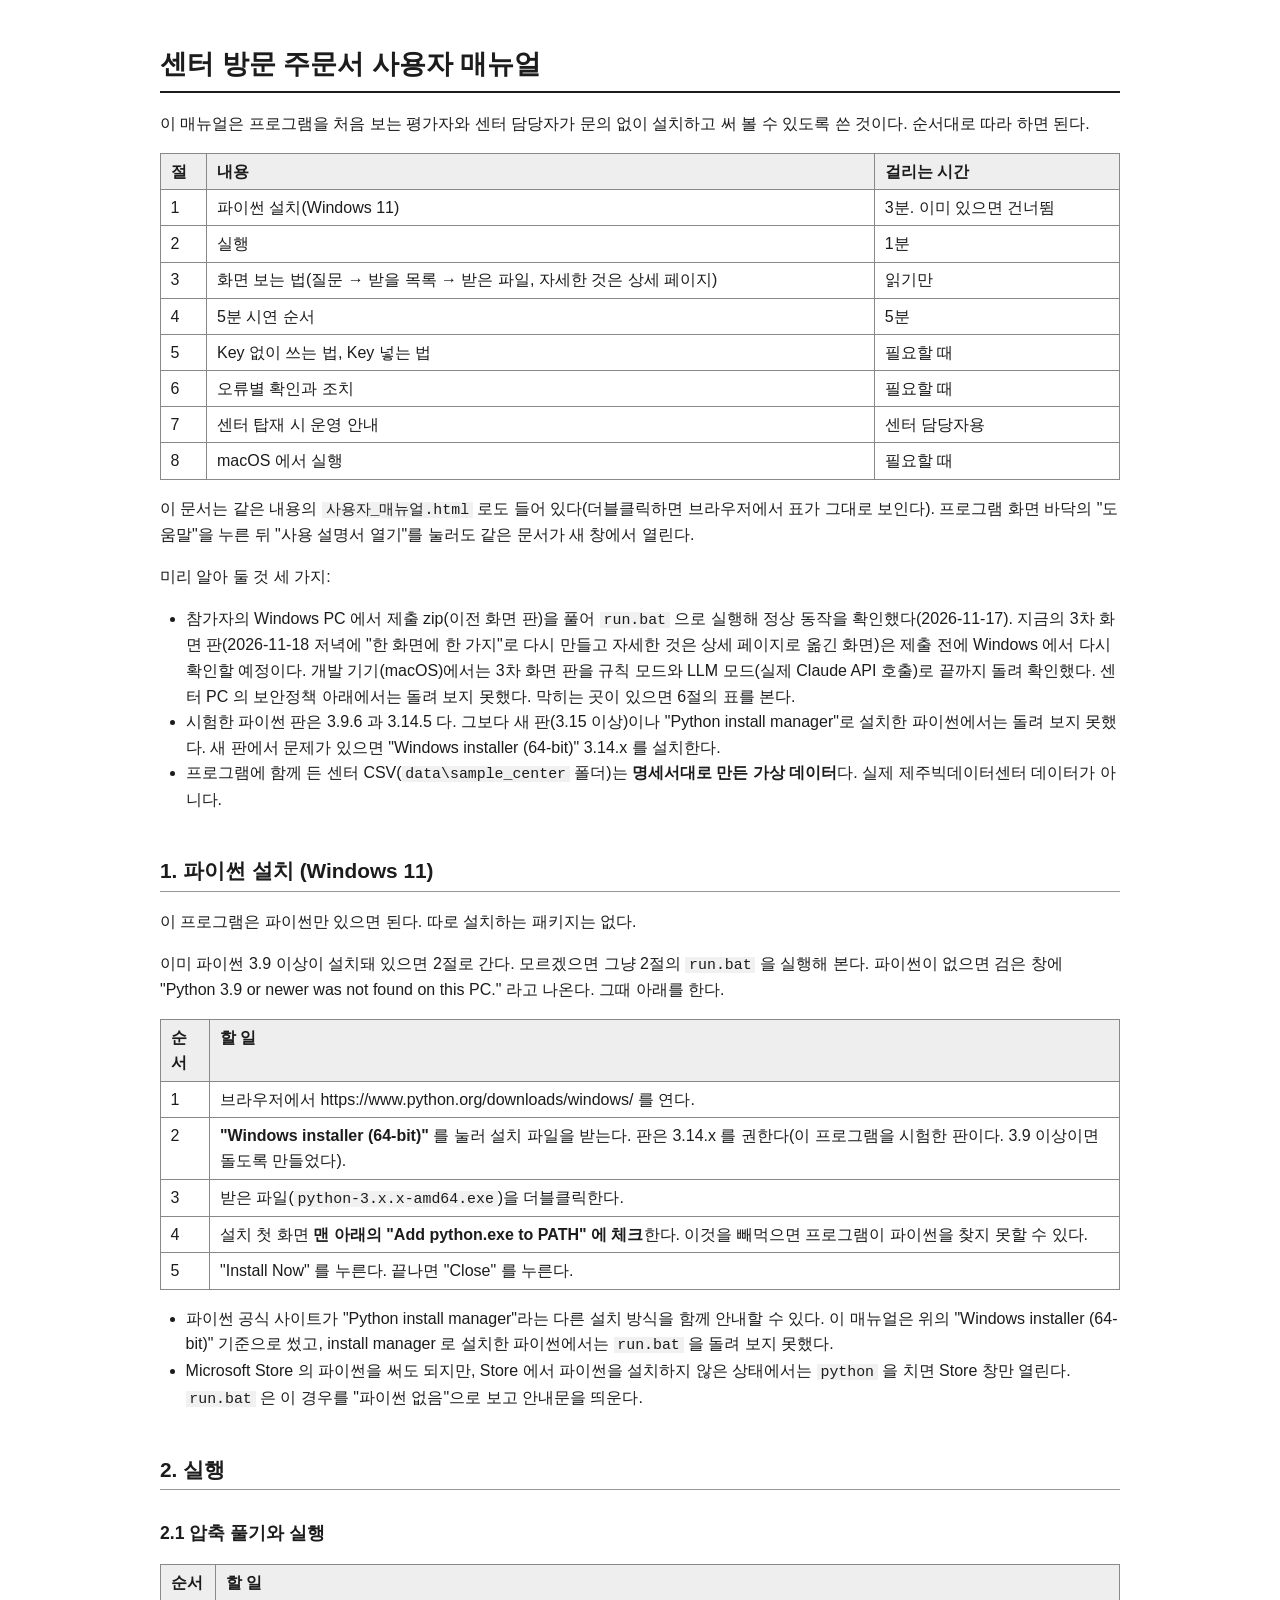
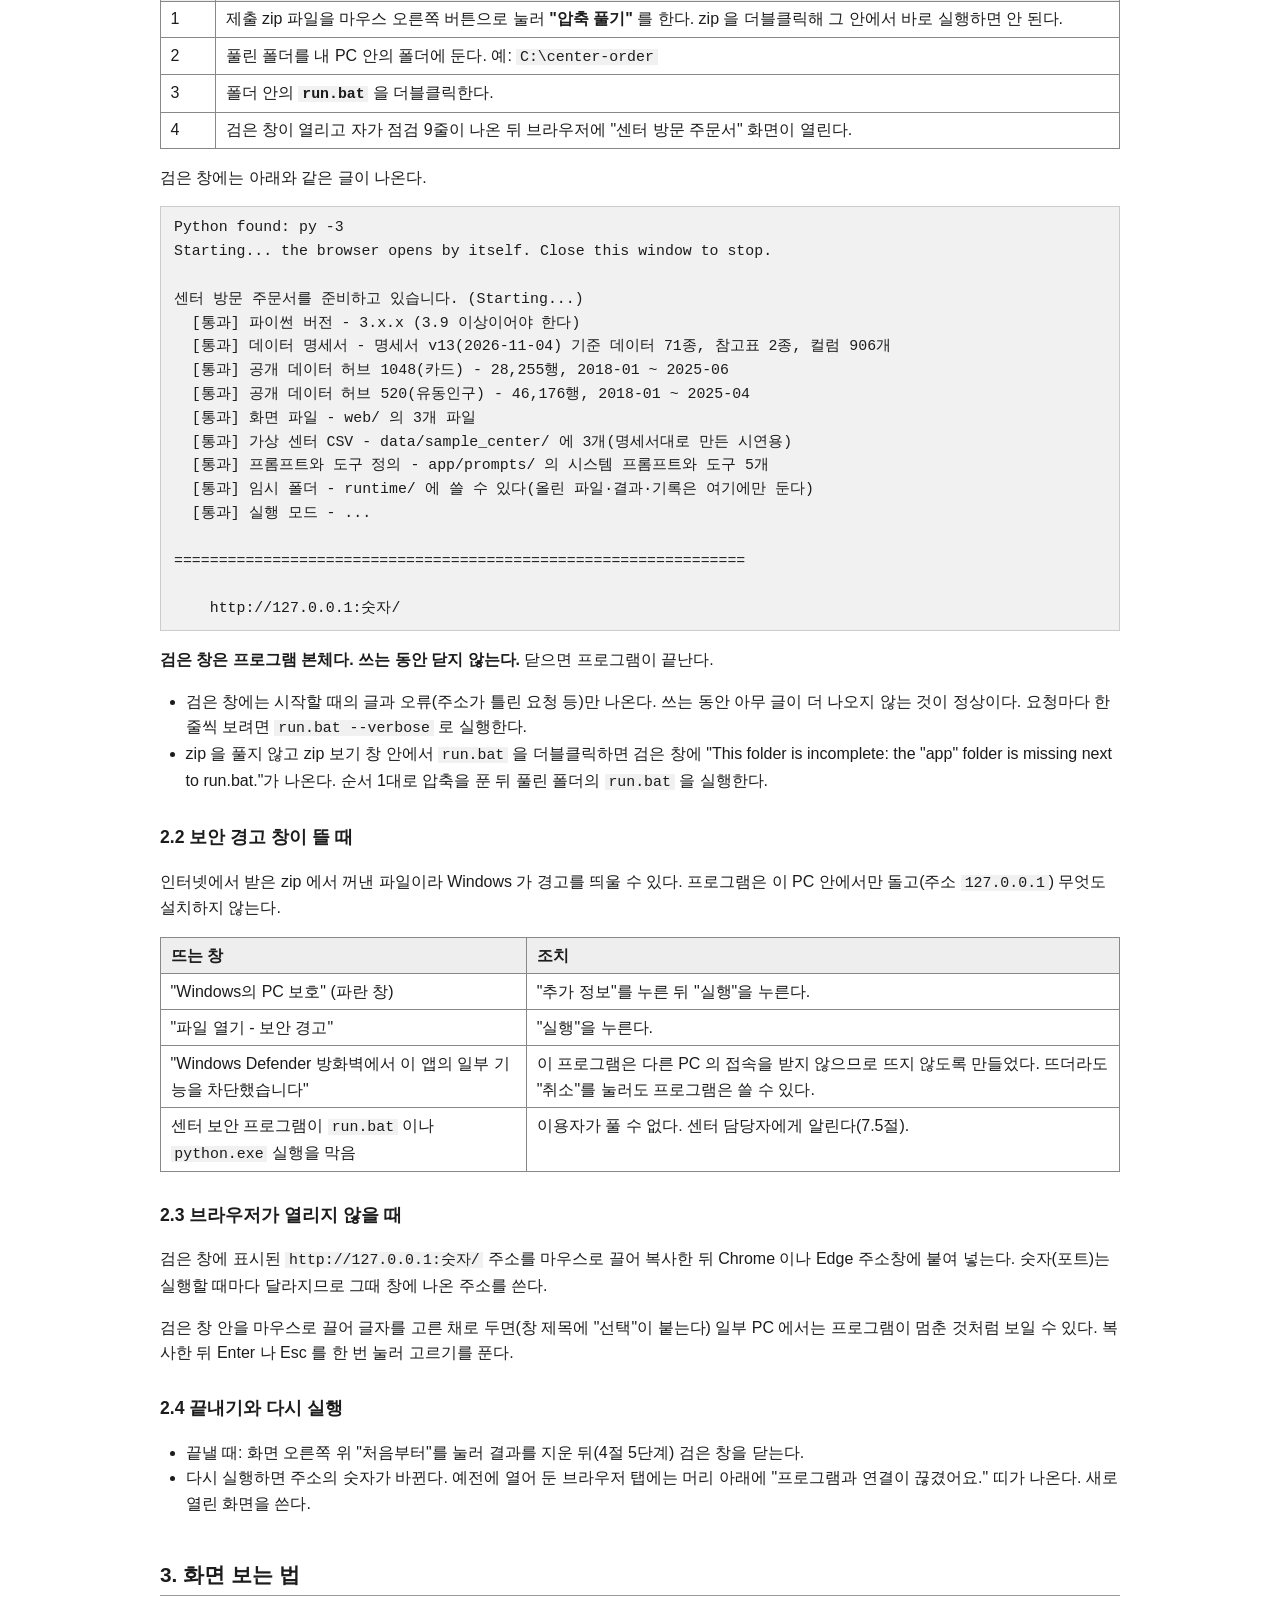
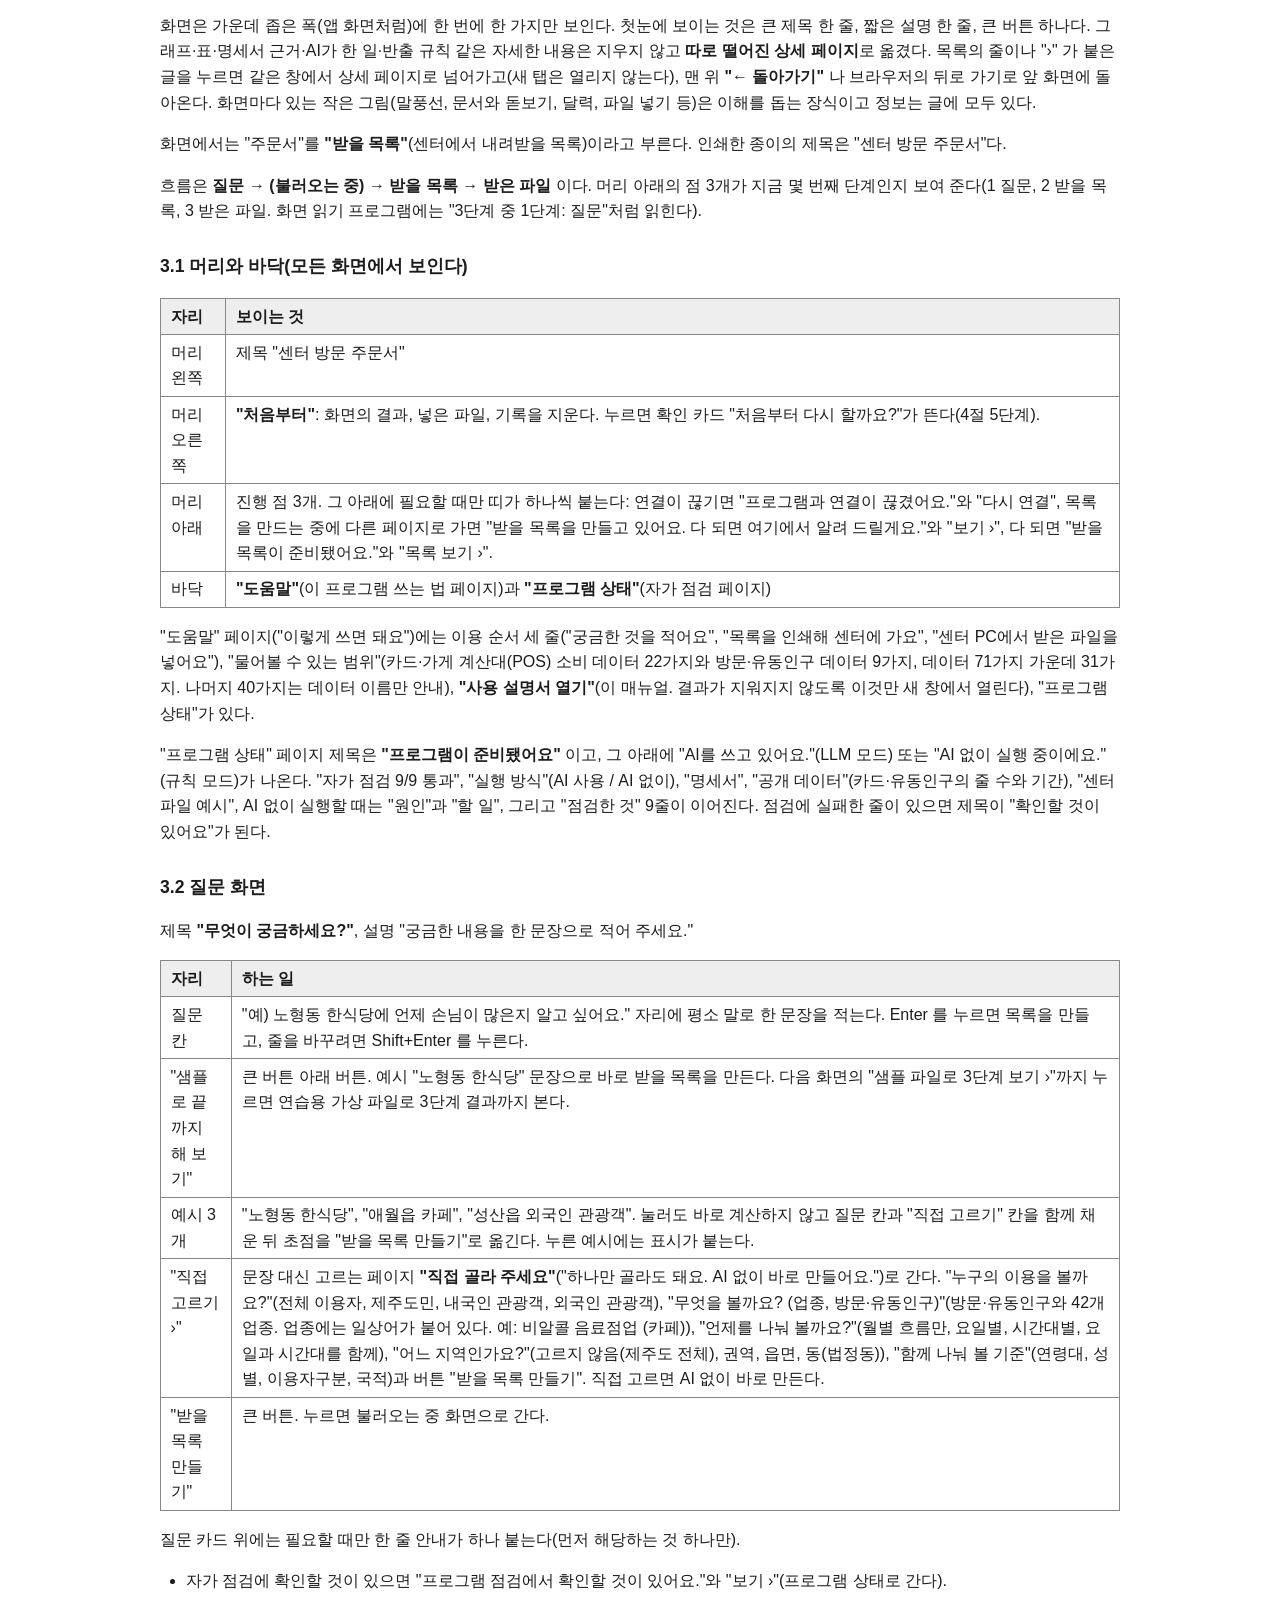
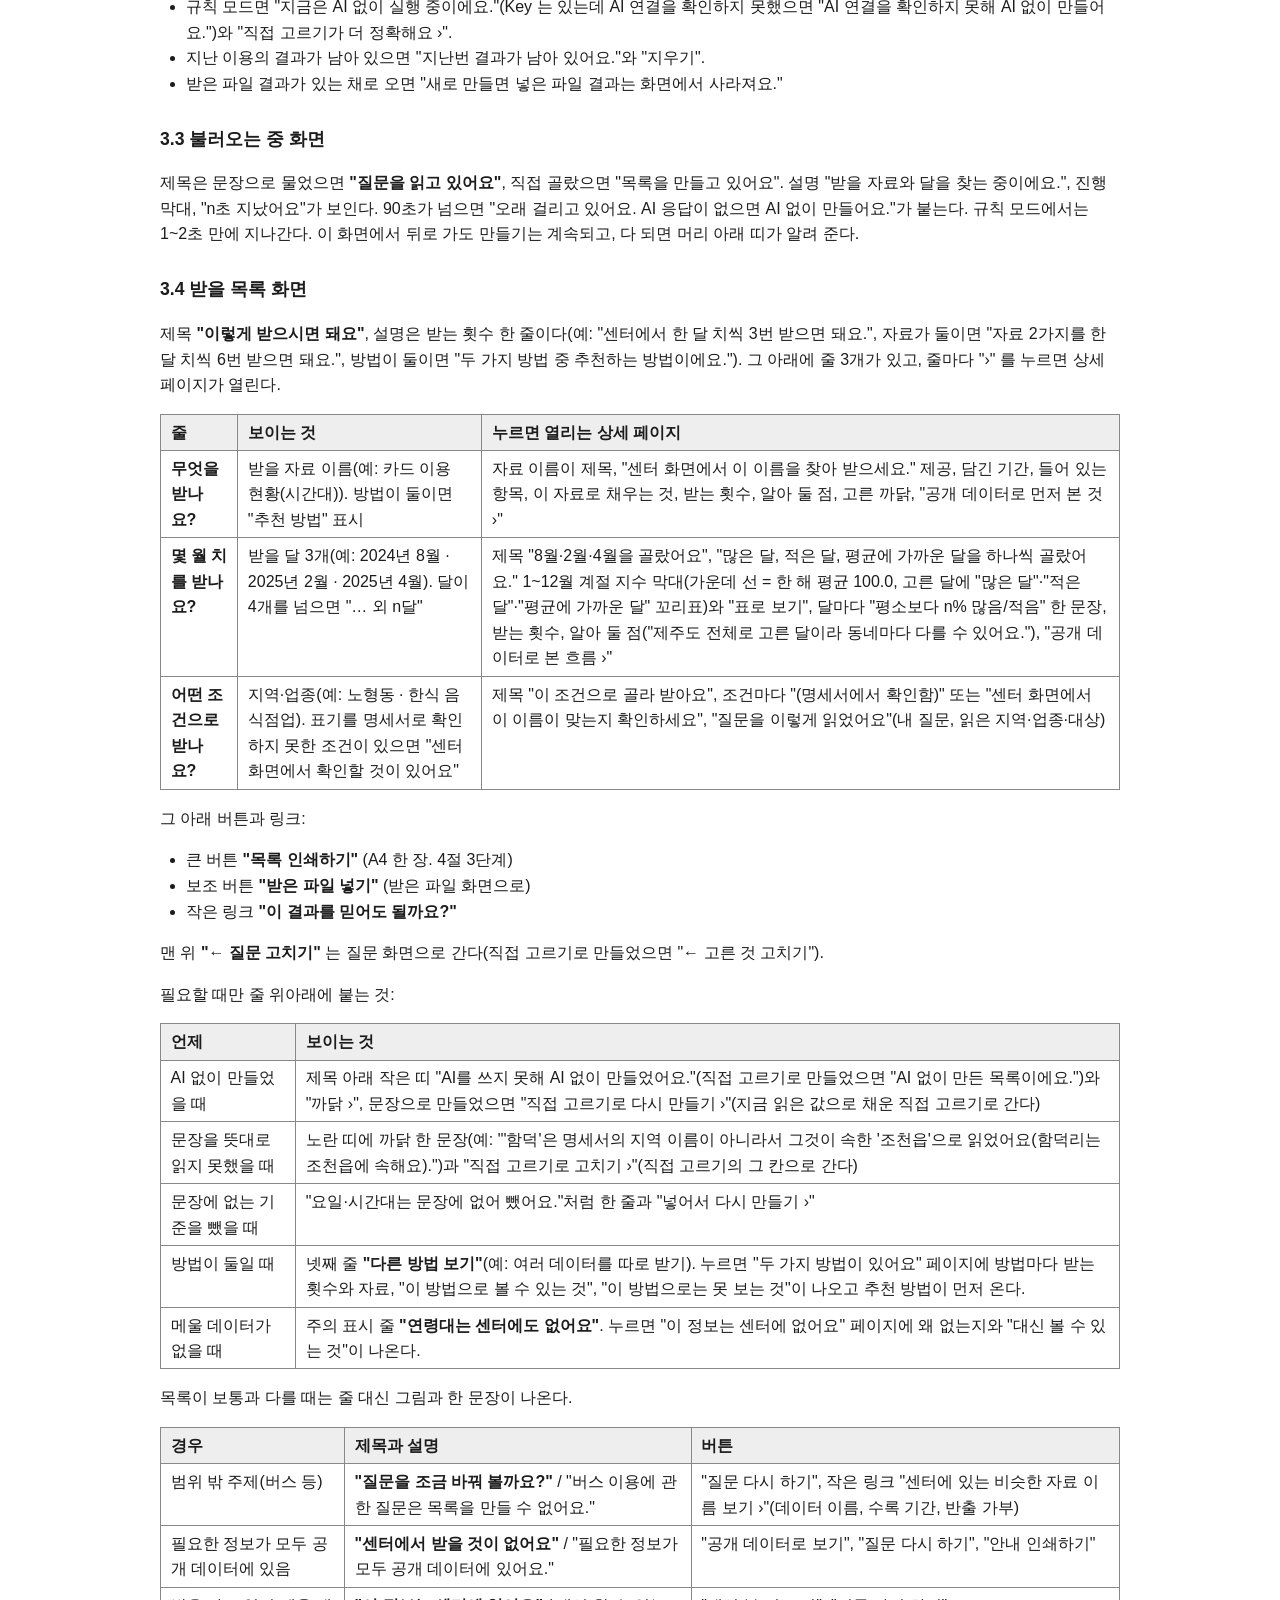
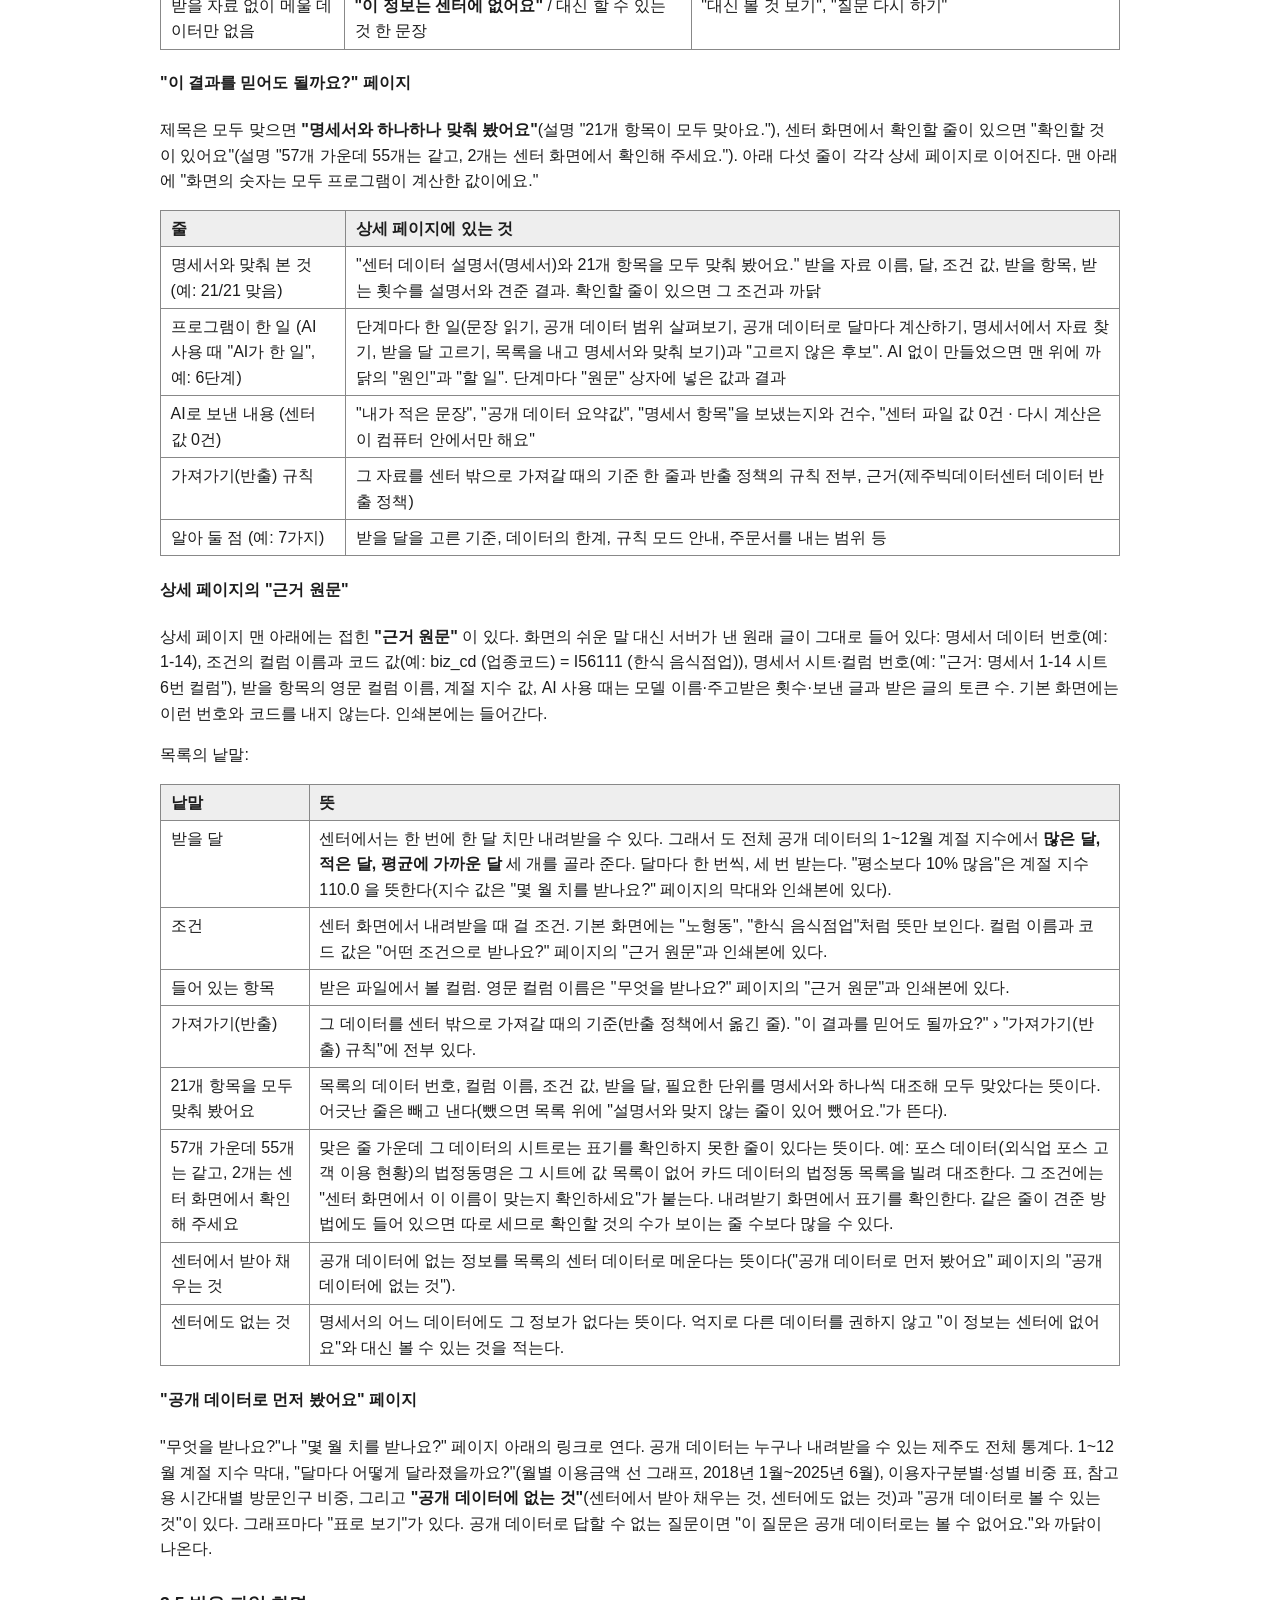
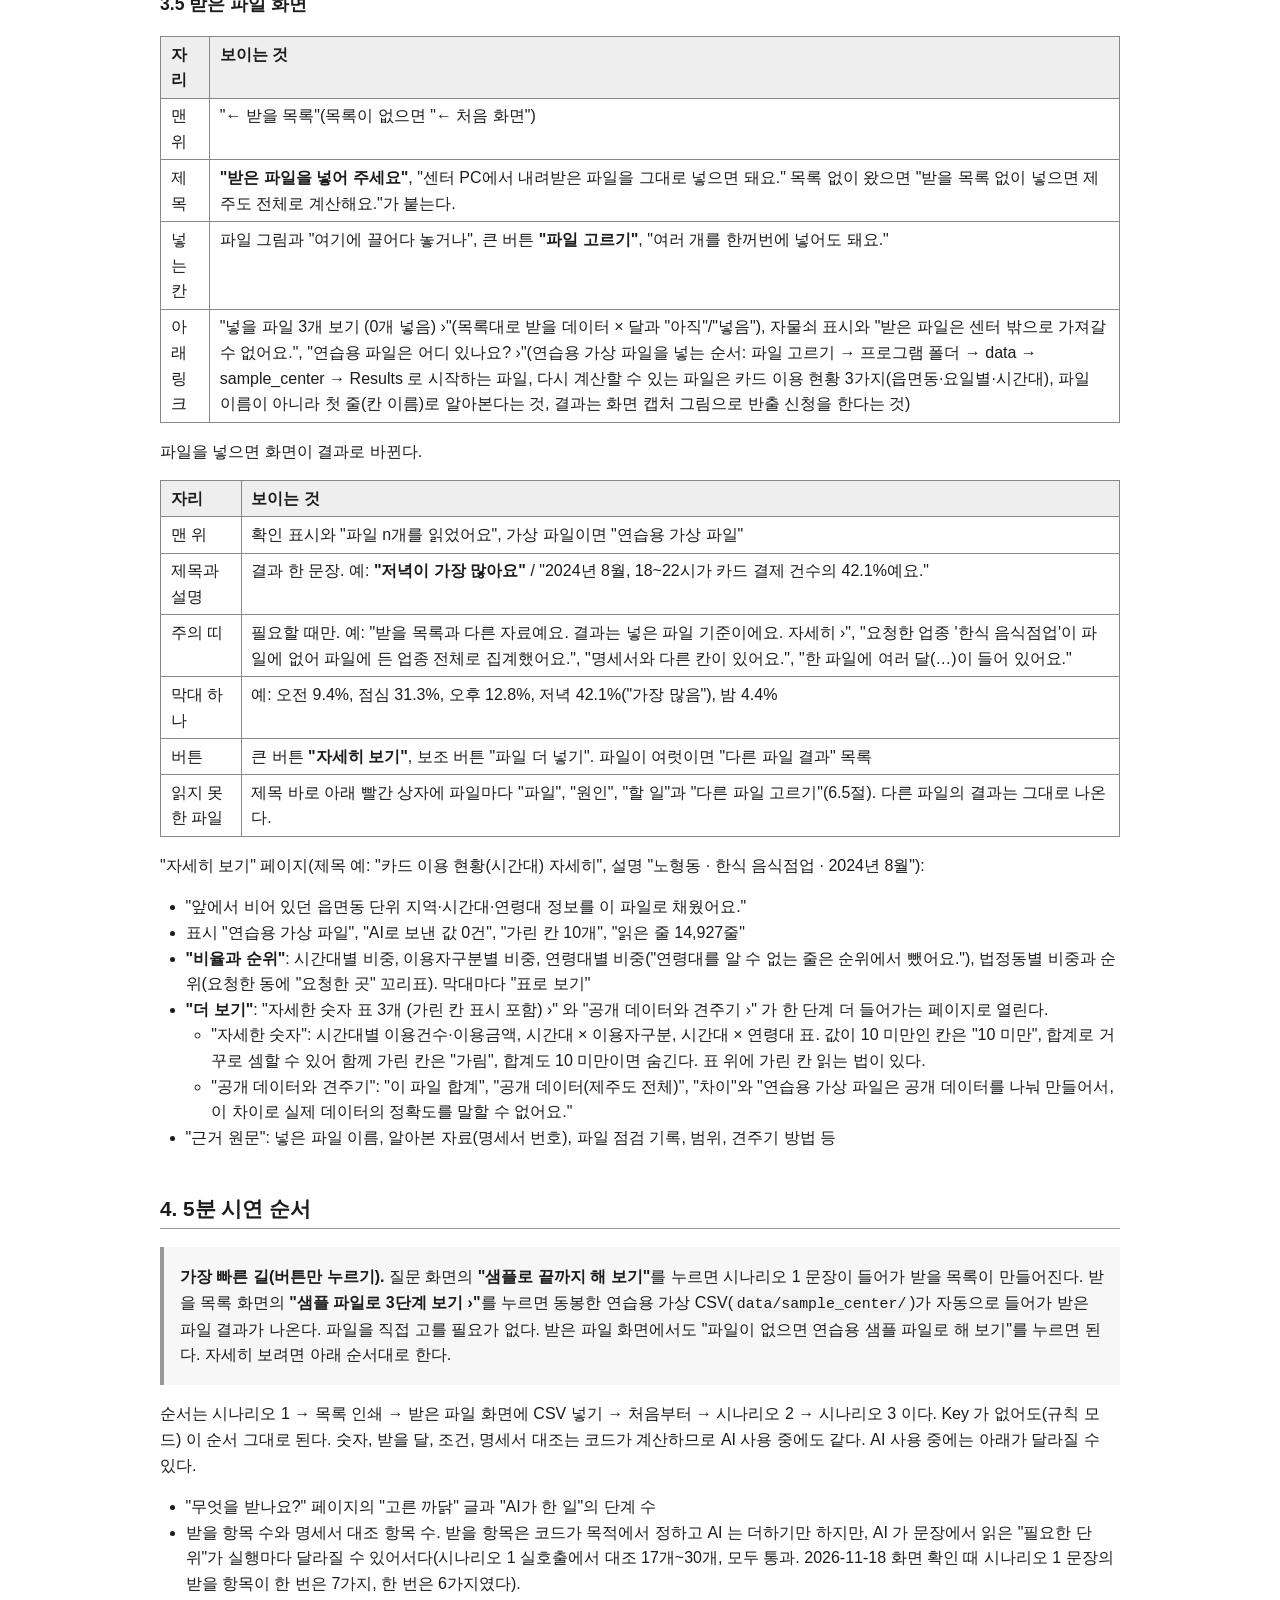
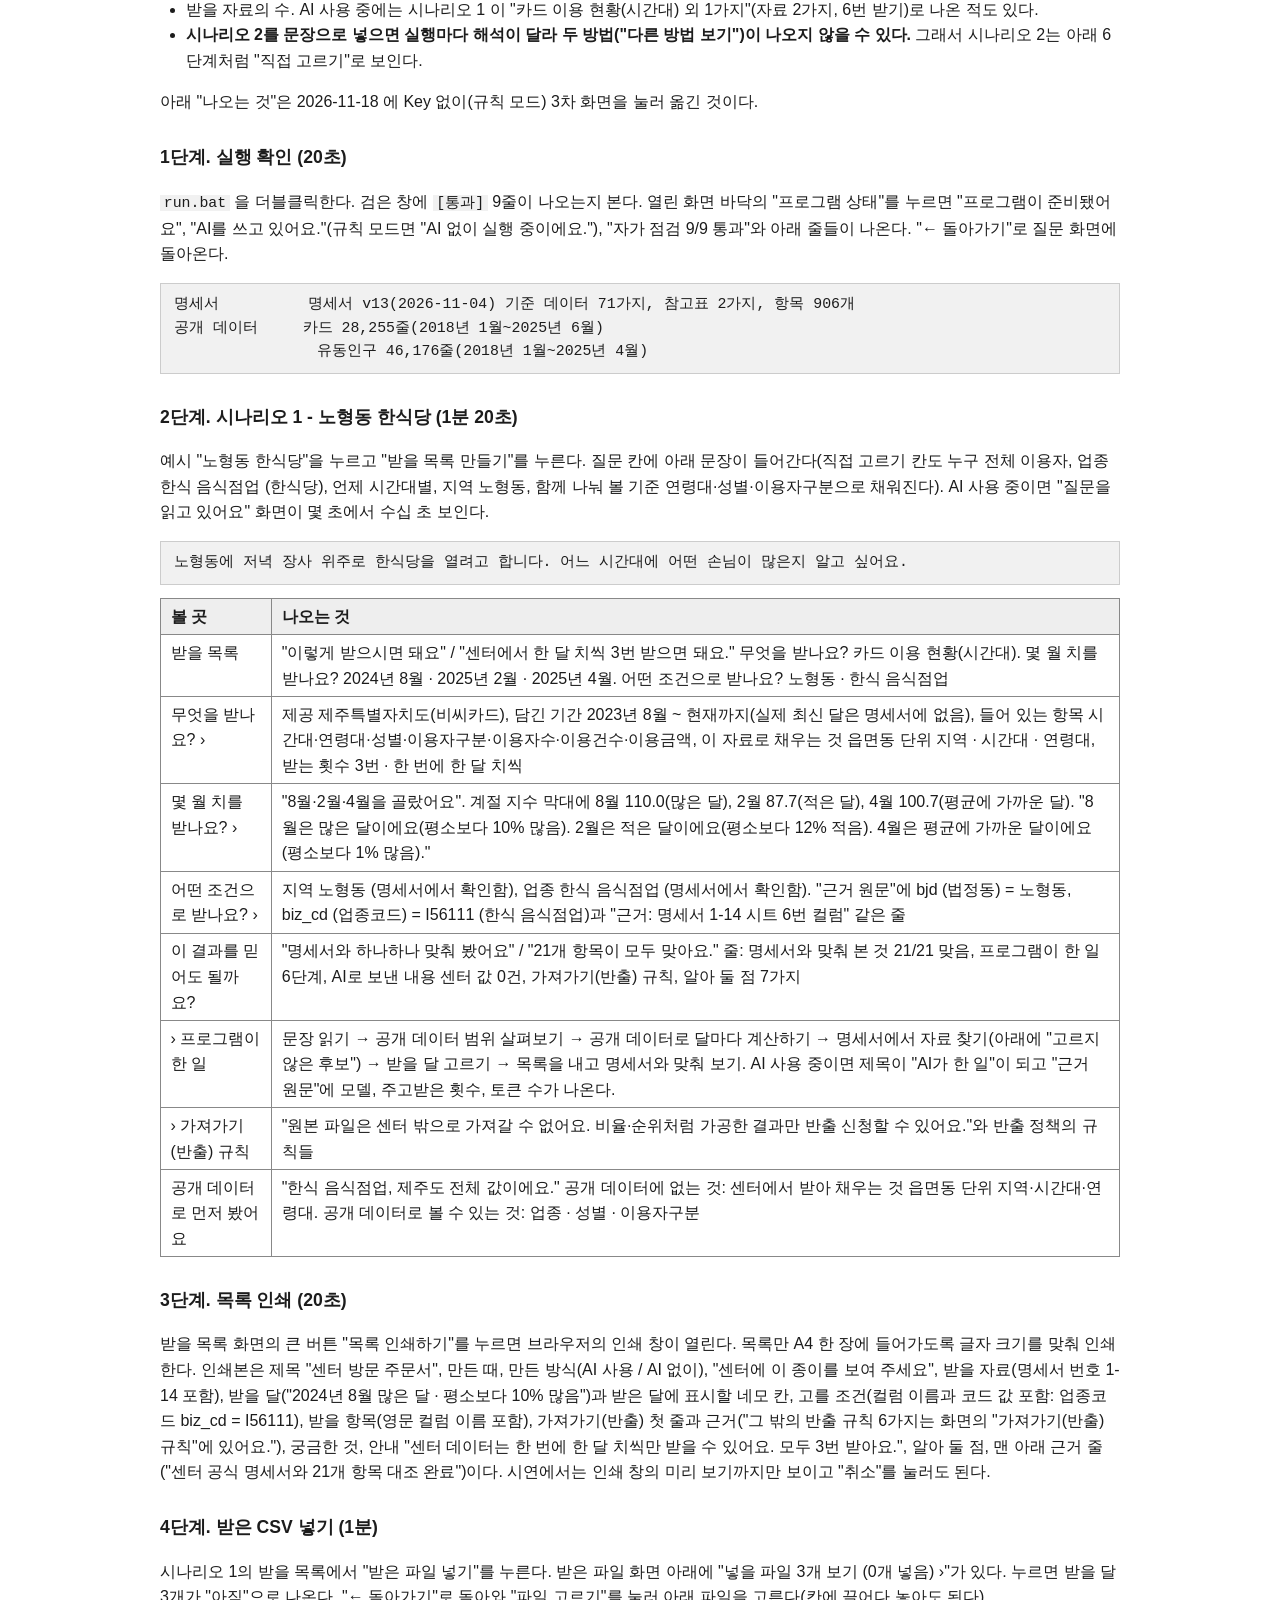
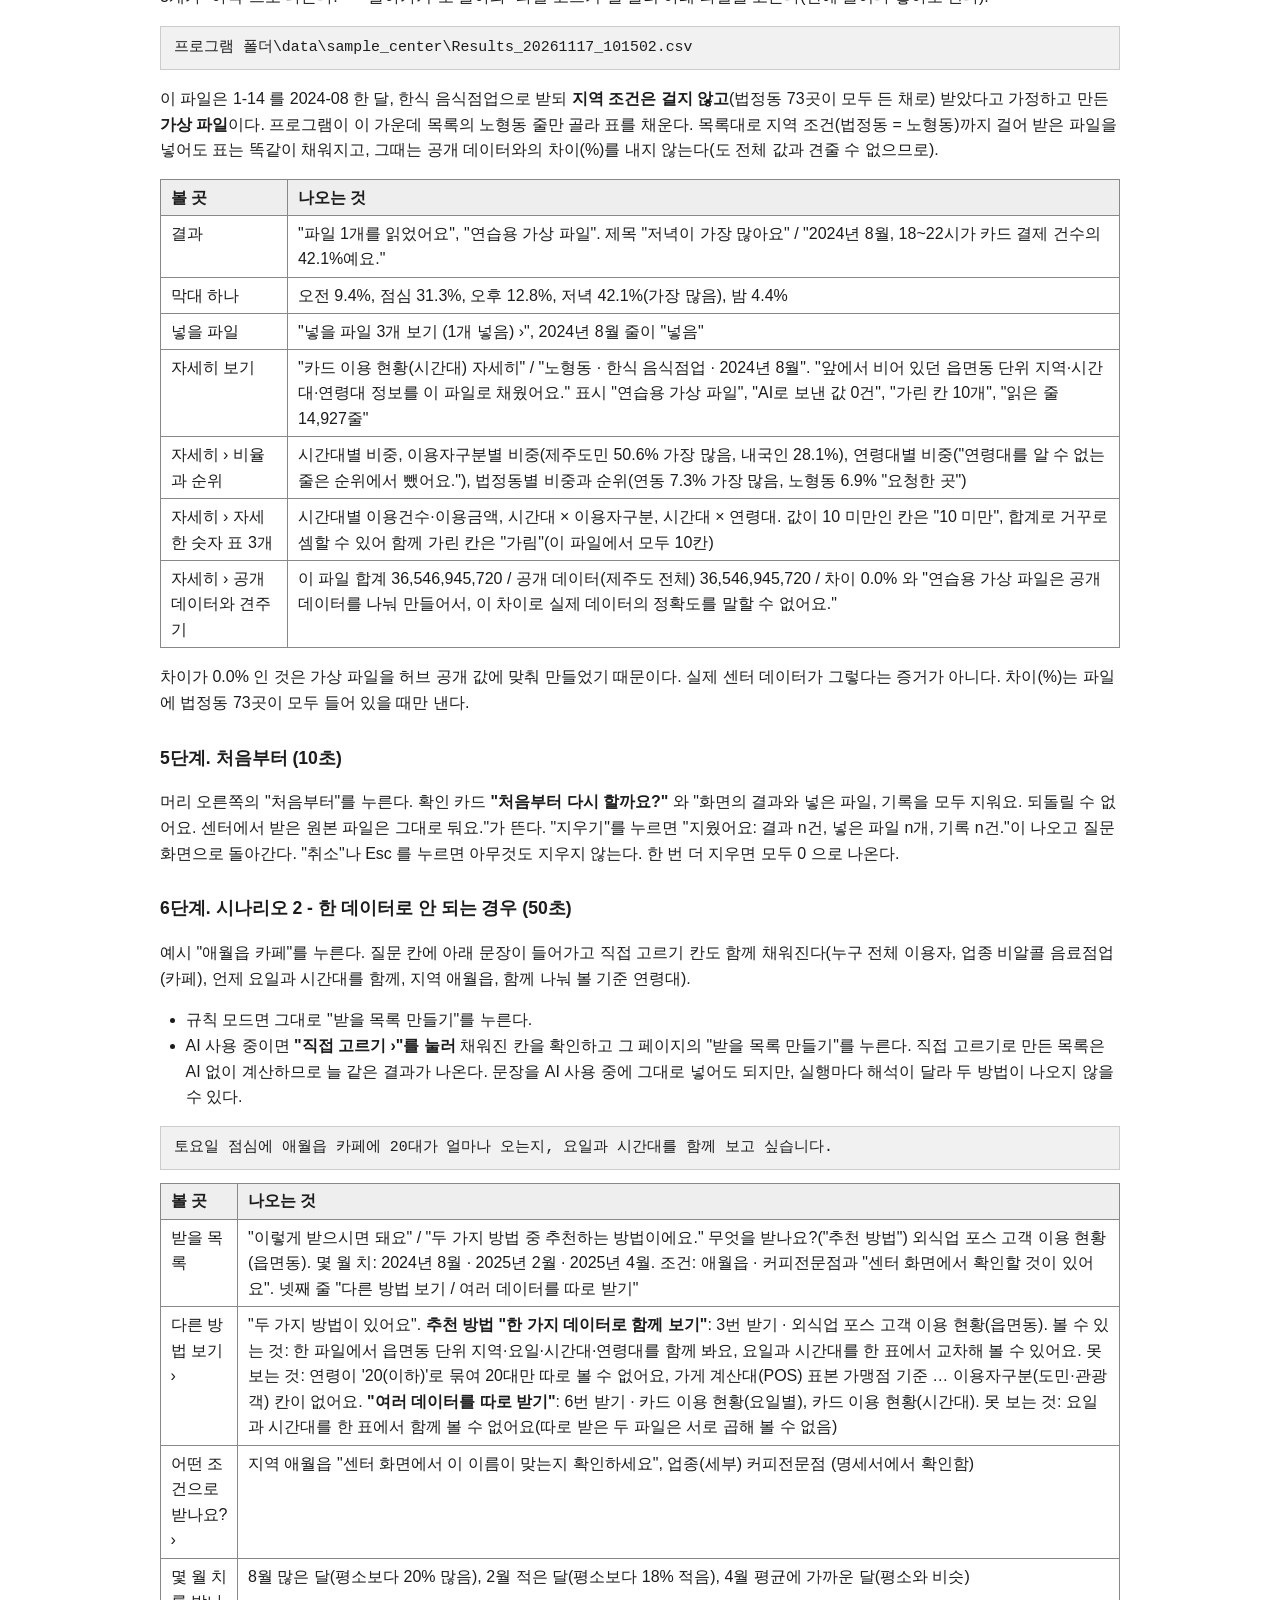
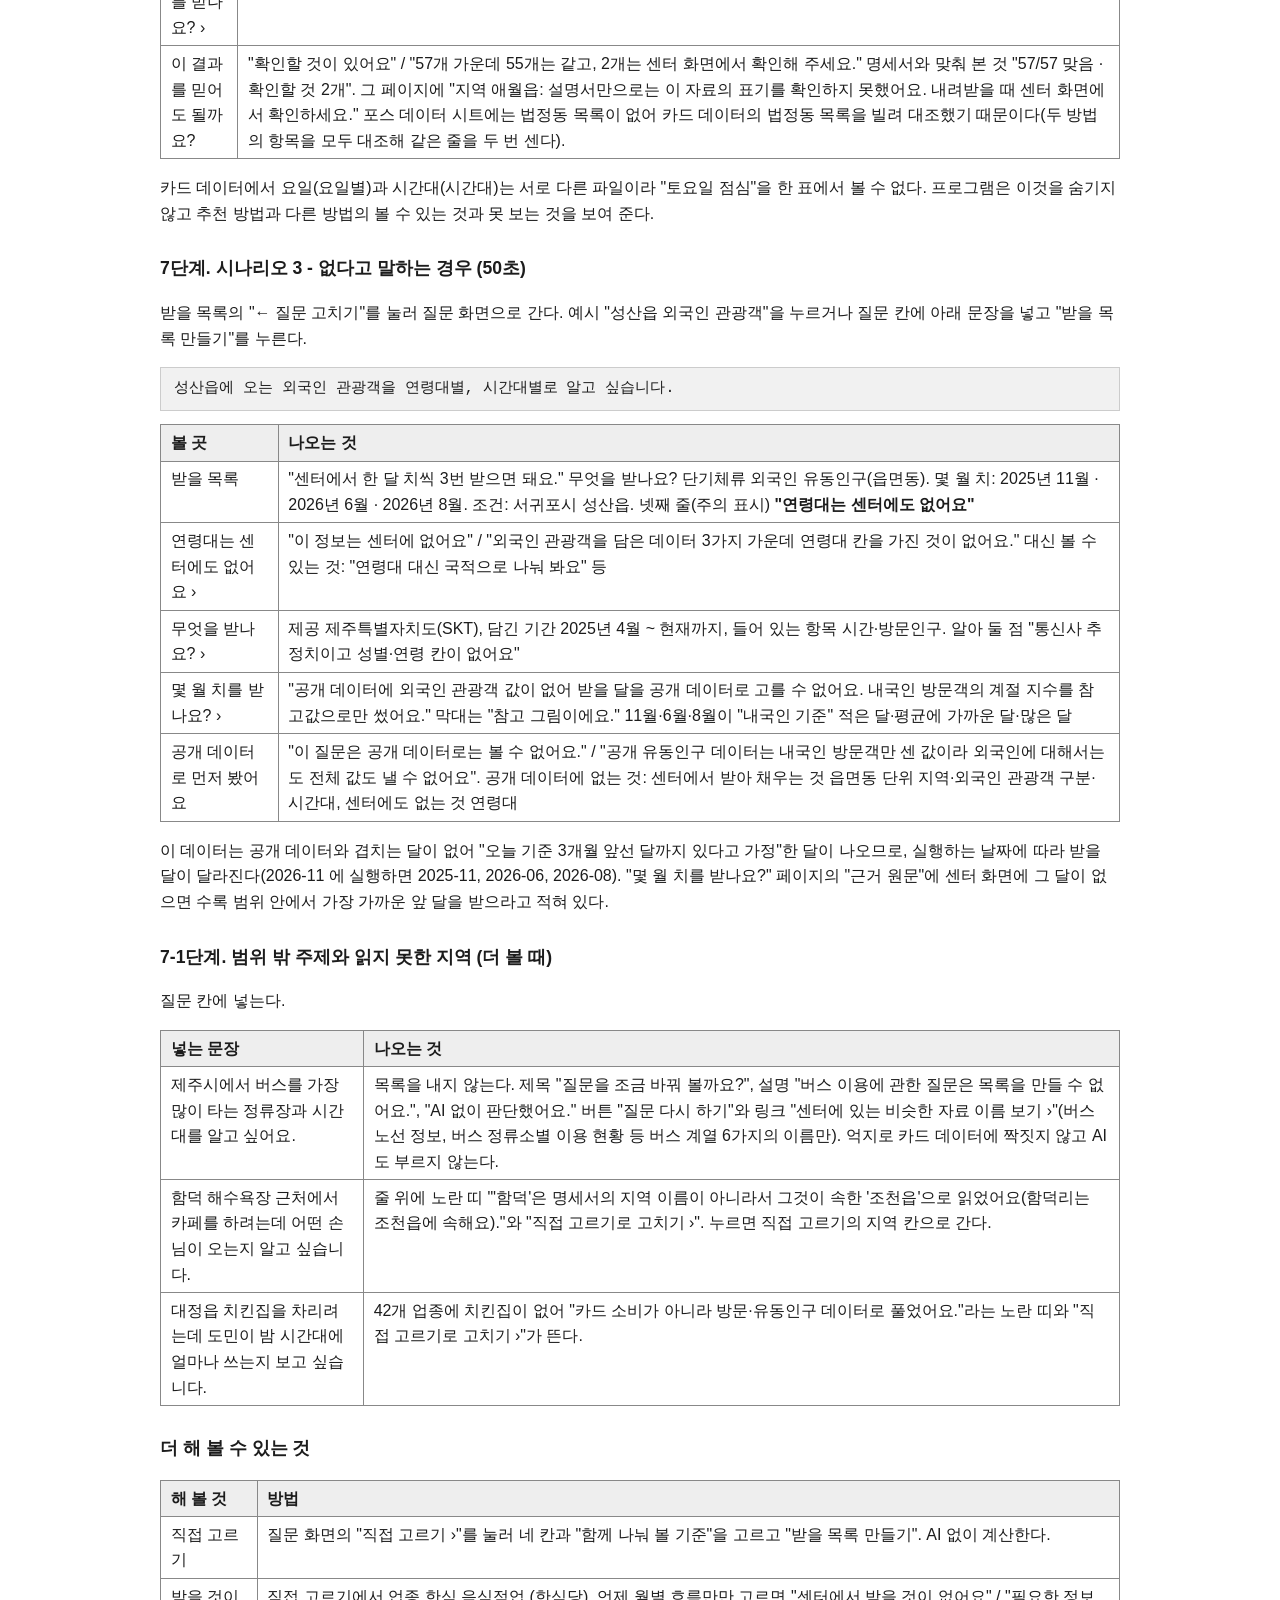
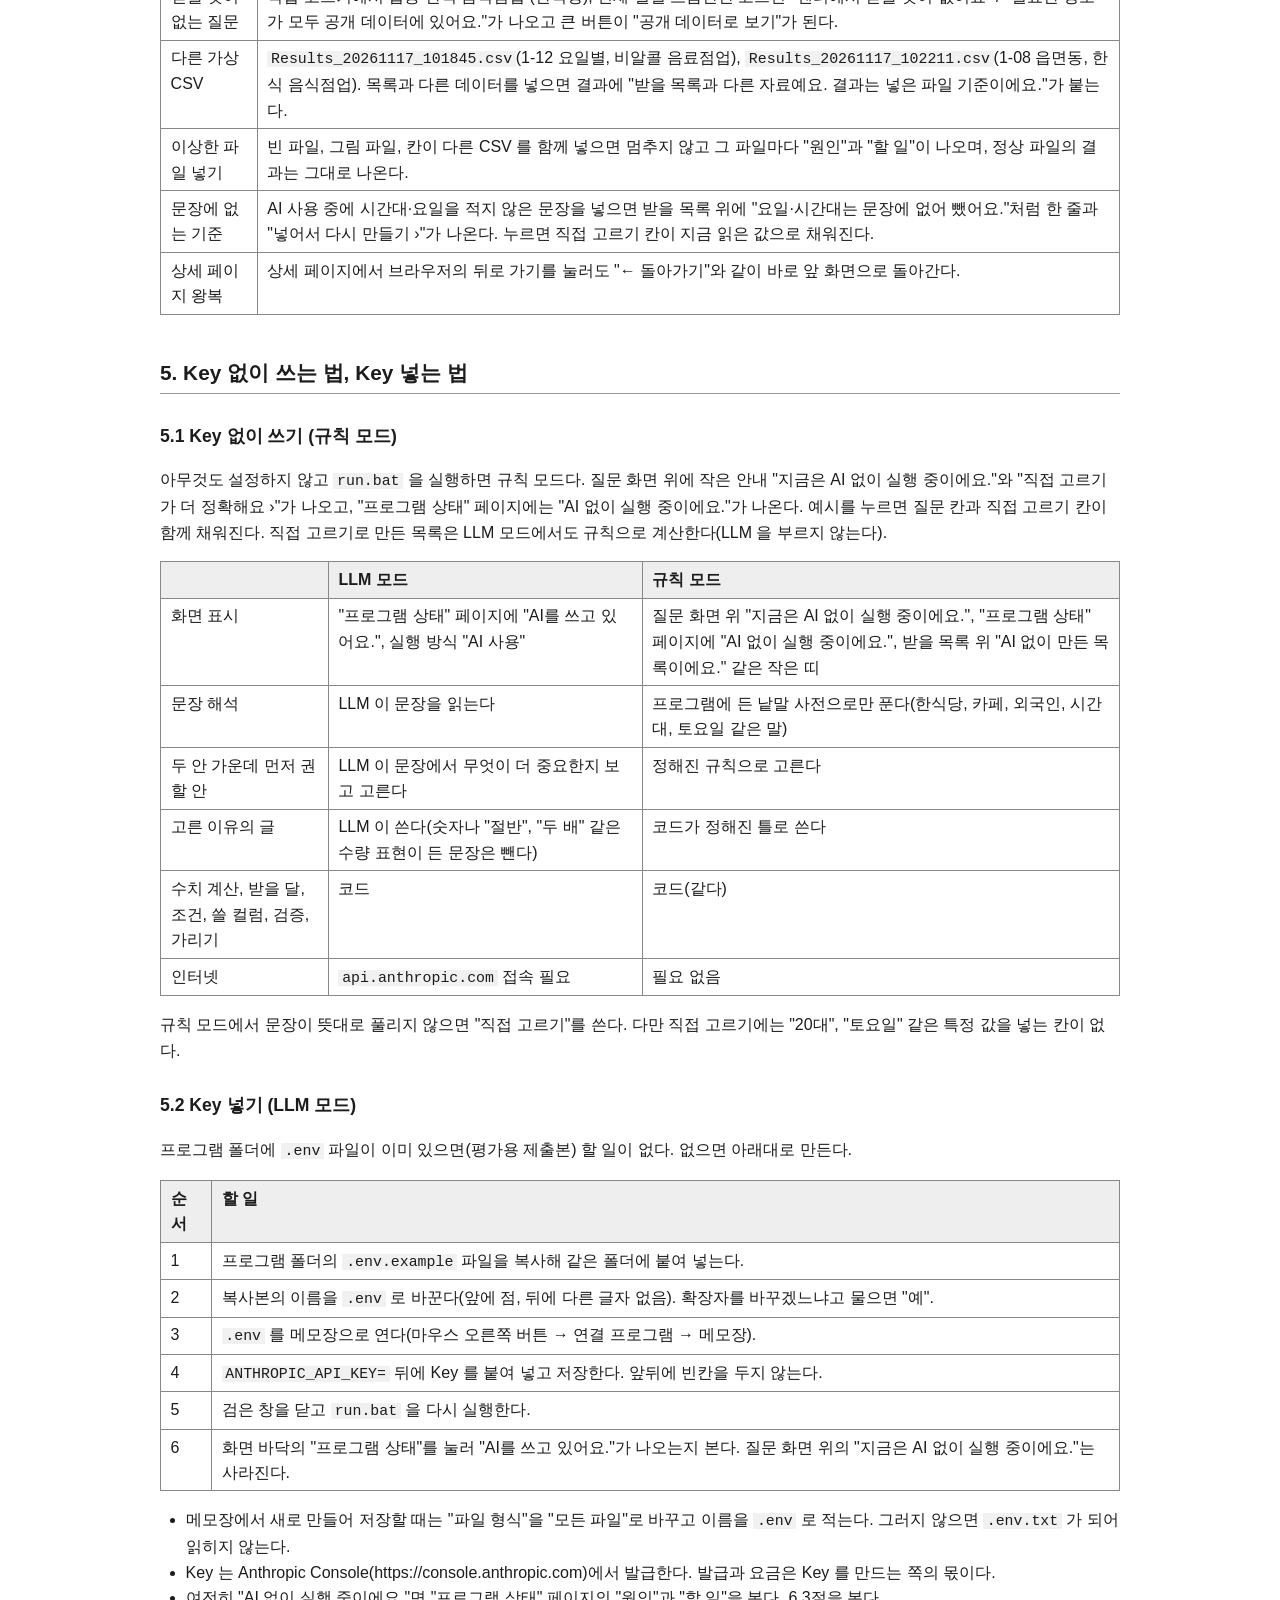
<file: docs/사용자_매뉴얼.html>
<!DOCTYPE html>
<html lang="ko">
<head>
<meta charset="utf-8">
<meta name="viewport" content="width=device-width, initial-scale=1">
<title>센터 방문 주문서 사용자 매뉴얼</title>
<style>
body { font-family: "Malgun Gothic", "맑은 고딕", "Apple SD Gothic Neo", "Noto Sans KR", sans-serif;
       line-height: 1.6; color: #1c1c1c; background: #fff; max-width: 60em; margin: 0 auto; padding: 1.5em 1.2em 4em; }
h1 { font-size: 1.7em; border-bottom: 2px solid #1c1c1c; padding-bottom: .2em; }
h2 { font-size: 1.3em; margin-top: 2em; border-bottom: 1px solid #999; padding-bottom: .15em; }
h3 { font-size: 1.1em; margin-top: 1.6em; }
h4 { font-size: 1em; margin-top: 1.3em; }
table { border-collapse: collapse; margin: .8em 0; width: 100%; }
th, td { border: 1px solid #888; padding: .3em .6em; vertical-align: top; text-align: left; }
th { background: #eee; }
code { font-family: Consolas, "D2Coding", Menlo, monospace; background: #f1f1f1; padding: 0 .25em; font-size: .93em; }
pre { background: #f1f1f1; border: 1px solid #ccc; padding: .7em 1em; overflow-x: auto; }
pre code { background: none; padding: 0; }
blockquote { margin: .8em 0; padding: .1em 1em; border-left: 4px solid #999; background: #f7f7f7; }
hr { border: 0; border-top: 1px solid #999; margin: 1.6em 0; }
ul, ol { padding-left: 1.6em; }
a { color: #0b4f9e; }
.made { color: #555; font-size: .85em; margin-top: 3em; border-top: 1px solid #ccc; padding-top: .5em; }
@media print { body { max-width: none; padding: 0; font-size: 10pt; } a { color: inherit; text-decoration: none; } pre, table, blockquote { break-inside: avoid; } }
</style>
</head>
<body>
<h1>센터 방문 주문서 사용자 매뉴얼</h1>
<p>이 매뉴얼은 프로그램을 처음 보는 평가자와 센터 담당자가 문의 없이 설치하고 써 볼 수 있도록 쓴 것이다. 순서대로 따라 하면 된다.</p>
<table><thead><tr><th>절</th><th>내용</th><th>걸리는 시간</th></tr></thead><tbody>
<tr><td>1</td><td>파이썬 설치(Windows 11)</td><td>3분. 이미 있으면 건너뜀</td></tr>
<tr><td>2</td><td>실행</td><td>1분</td></tr>
<tr><td>3</td><td>화면 보는 법(질문 → 받을 목록 → 받은 파일, 자세한 것은 상세 페이지)</td><td>읽기만</td></tr>
<tr><td>4</td><td>5분 시연 순서</td><td>5분</td></tr>
<tr><td>5</td><td>Key 없이 쓰는 법, Key 넣는 법</td><td>필요할 때</td></tr>
<tr><td>6</td><td>오류별 확인과 조치</td><td>필요할 때</td></tr>
<tr><td>7</td><td>센터 탑재 시 운영 안내</td><td>센터 담당자용</td></tr>
<tr><td>8</td><td>macOS 에서 실행</td><td>필요할 때</td></tr>
</tbody></table>
<p>이 문서는 같은 내용의 <code>사용자_매뉴얼.html</code> 로도 들어 있다(더블클릭하면 브라우저에서 표가 그대로 보인다). 프로그램 화면 바닥의 "도움말"을 누른 뒤 "사용 설명서 열기"를 눌러도 같은 문서가 새 창에서 열린다.</p>
<p>미리 알아 둘 것 세 가지:</p>
<ul>
<li>참가자의 Windows PC 에서 제출 zip(이전 화면 판)을 풀어 <code>run.bat</code> 으로 실행해 정상 동작을 확인했다(2026-11-17). 지금의 3차 화면 판(2026-11-18 저녁에 "한 화면에 한 가지"로 다시 만들고 자세한 것은 상세 페이지로 옮긴 화면)은 제출 전에 Windows 에서 다시 확인할 예정이다. 개발 기기(macOS)에서는 3차 화면 판을 규칙 모드와 LLM 모드(실제 Claude API 호출)로 끝까지 돌려 확인했다. 센터 PC 의 보안정책 아래에서는 돌려 보지 못했다. 막히는 곳이 있으면 6절의 표를 본다.
</li>
<li>시험한 파이썬 판은 3.9.6 과 3.14.5 다. 그보다 새 판(3.15 이상)이나 "Python install manager"로 설치한 파이썬에서는 돌려 보지 못했다. 새 판에서 문제가 있으면 "Windows installer (64-bit)" 3.14.x 를 설치한다.
</li>
<li>프로그램에 함께 든 센터 CSV(<code>data\sample_center</code> 폴더)는 <strong>명세서대로 만든 가상 데이터</strong>다. 실제 제주빅데이터센터 데이터가 아니다.
</li></ul>
<h2>1. 파이썬 설치 (Windows 11)</h2>
<p>이 프로그램은 파이썬만 있으면 된다. 따로 설치하는 패키지는 없다.</p>
<p>이미 파이썬 3.9 이상이 설치돼 있으면 2절로 간다. 모르겠으면 그냥 2절의 <code>run.bat</code> 을 실행해 본다. 파이썬이 없으면 검은 창에 "Python 3.9 or newer was not found on this PC." 라고 나온다. 그때 아래를 한다.</p>
<table><thead><tr><th>순서</th><th>할 일</th></tr></thead><tbody>
<tr><td>1</td><td>브라우저에서 https://www.python.org/downloads/windows/ 를 연다.</td></tr>
<tr><td>2</td><td><strong>"Windows installer (64-bit)"</strong> 를 눌러 설치 파일을 받는다. 판은 3.14.x 를 권한다(이 프로그램을 시험한 판이다. 3.9 이상이면 돌도록 만들었다).</td></tr>
<tr><td>3</td><td>받은 파일(<code>python-3.x.x-amd64.exe</code>)을 더블클릭한다.</td></tr>
<tr><td>4</td><td>설치 첫 화면 <strong>맨 아래의 "Add python.exe to PATH" 에 체크</strong>한다. 이것을 빼먹으면 프로그램이 파이썬을 찾지 못할 수 있다.</td></tr>
<tr><td>5</td><td>"Install Now" 를 누른다. 끝나면 "Close" 를 누른다.</td></tr>
</tbody></table>
<ul>
<li>파이썬 공식 사이트가 "Python install manager"라는 다른 설치 방식을 함께 안내할 수 있다. 이 매뉴얼은 위의 "Windows installer (64-bit)" 기준으로 썼고, install manager 로 설치한 파이썬에서는 <code>run.bat</code> 을 돌려 보지 못했다.
</li>
<li>Microsoft Store 의 파이썬을 써도 되지만, Store 에서 파이썬을 설치하지 않은 상태에서는 <code>python</code> 을 치면 Store 창만 열린다. <code>run.bat</code> 은 이 경우를 "파이썬 없음"으로 보고 안내문을 띄운다.
</li></ul>
<h2>2. 실행</h2>
<h3>2.1 압축 풀기와 실행</h3>
<table><thead><tr><th>순서</th><th>할 일</th></tr></thead><tbody>
<tr><td>1</td><td>제출 zip 파일을 마우스 오른쪽 버튼으로 눌러 <strong>"압축 풀기"</strong> 를 한다. zip 을 더블클릭해 그 안에서 바로 실행하면 안 된다.</td></tr>
<tr><td>2</td><td>풀린 폴더를 내 PC 안의 폴더에 둔다. 예: <code>C:\center-order</code></td></tr>
<tr><td>3</td><td>폴더 안의 <strong><code>run.bat</code></strong> 을 더블클릭한다.</td></tr>
<tr><td>4</td><td>검은 창이 열리고 자가 점검 9줄이 나온 뒤 브라우저에 "센터 방문 주문서" 화면이 열린다.</td></tr>
</tbody></table>
<p>검은 창에는 아래와 같은 글이 나온다.</p>
<pre><code>Python found: py -3
Starting... the browser opens by itself. Close this window to stop.

센터 방문 주문서를 준비하고 있습니다. (Starting...)
  [통과] 파이썬 버전 - 3.x.x (3.9 이상이어야 한다)
  [통과] 데이터 명세서 - 명세서 v13(2026-11-04) 기준 데이터 71종, 참고표 2종, 컬럼 906개
  [통과] 공개 데이터 허브 1048(카드) - 28,255행, 2018-01 ~ 2025-06
  [통과] 공개 데이터 허브 520(유동인구) - 46,176행, 2018-01 ~ 2025-04
  [통과] 화면 파일 - web/ 의 3개 파일
  [통과] 가상 센터 CSV - data/sample_center/ 에 3개(명세서대로 만든 시연용)
  [통과] 프롬프트와 도구 정의 - app/prompts/ 의 시스템 프롬프트와 도구 5개
  [통과] 임시 폴더 - runtime/ 에 쓸 수 있다(올린 파일·결과·기록은 여기에만 둔다)
  [통과] 실행 모드 - ...

================================================================

    http://127.0.0.1:숫자/</code></pre>
<p><strong>검은 창은 프로그램 본체다. 쓰는 동안 닫지 않는다.</strong> 닫으면 프로그램이 끝난다.</p>
<ul>
<li>검은 창에는 시작할 때의 글과 오류(주소가 틀린 요청 등)만 나온다. 쓰는 동안 아무 글이 더 나오지 않는 것이 정상이다. 요청마다 한 줄씩 보려면 <code>run.bat --verbose</code> 로 실행한다.
</li>
<li>zip 을 풀지 않고 zip 보기 창 안에서 <code>run.bat</code> 을 더블클릭하면 검은 창에 "This folder is incomplete: the "app" folder is missing next to run.bat."가 나온다. 순서 1대로 압축을 푼 뒤 풀린 폴더의 <code>run.bat</code> 을 실행한다.
</li></ul>
<h3>2.2 보안 경고 창이 뜰 때</h3>
<p>인터넷에서 받은 zip 에서 꺼낸 파일이라 Windows 가 경고를 띄울 수 있다. 프로그램은 이 PC 안에서만 돌고(주소 <code>127.0.0.1</code>) 무엇도 설치하지 않는다.</p>
<table><thead><tr><th>뜨는 창</th><th>조치</th></tr></thead><tbody>
<tr><td>"Windows의 PC 보호" (파란 창)</td><td>"추가 정보"를 누른 뒤 "실행"을 누른다.</td></tr>
<tr><td>"파일 열기 - 보안 경고"</td><td>"실행"을 누른다.</td></tr>
<tr><td>"Windows Defender 방화벽에서 이 앱의 일부 기능을 차단했습니다"</td><td>이 프로그램은 다른 PC 의 접속을 받지 않으므로 뜨지 않도록 만들었다. 뜨더라도 "취소"를 눌러도 프로그램은 쓸 수 있다.</td></tr>
<tr><td>센터 보안 프로그램이 <code>run.bat</code> 이나 <code>python.exe</code> 실행을 막음</td><td>이용자가 풀 수 없다. 센터 담당자에게 알린다(7.5절).</td></tr>
</tbody></table>
<h3>2.3 브라우저가 열리지 않을 때</h3>
<p>검은 창에 표시된 <code>http://127.0.0.1:숫자/</code> 주소를 마우스로 끌어 복사한 뒤 Chrome 이나 Edge 주소창에 붙여 넣는다. 숫자(포트)는 실행할 때마다 달라지므로 그때 창에 나온 주소를 쓴다.</p>
<p>검은 창 안을 마우스로 끌어 글자를 고른 채로 두면(창 제목에 "선택"이 붙는다) 일부 PC 에서는 프로그램이 멈춘 것처럼 보일 수 있다. 복사한 뒤 Enter 나 Esc 를 한 번 눌러 고르기를 푼다.</p>
<h3>2.4 끝내기와 다시 실행</h3>
<ul>
<li>끝낼 때: 화면 오른쪽 위 "처음부터"를 눌러 결과를 지운 뒤(4절 5단계) 검은 창을 닫는다.
</li>
<li>다시 실행하면 주소의 숫자가 바뀐다. 예전에 열어 둔 브라우저 탭에는 머리 아래에 "프로그램과 연결이 끊겼어요." 띠가 나온다. 새로 열린 화면을 쓴다.
</li></ul>
<h2>3. 화면 보는 법</h2>
<p>화면은 가운데 좁은 폭(앱 화면처럼)에 한 번에 한 가지만 보인다. 첫눈에 보이는 것은 큰 제목 한 줄, 짧은 설명 한 줄, 큰 버튼 하나다. 그래프·표·명세서 근거·AI가 한 일·반출 규칙 같은 자세한 내용은 지우지 않고 <strong>따로 떨어진 상세 페이지</strong>로 옮겼다. 목록의 줄이나 "›" 가 붙은 글을 누르면 같은 창에서 상세 페이지로 넘어가고(새 탭은 열리지 않는다), 맨 위 <strong>"← 돌아가기"</strong> 나 브라우저의 뒤로 가기로 앞 화면에 돌아온다. 화면마다 있는 작은 그림(말풍선, 문서와 돋보기, 달력, 파일 넣기 등)은 이해를 돕는 장식이고 정보는 글에 모두 있다.</p>
<p>화면에서는 "주문서"를 <strong>"받을 목록"</strong>(센터에서 내려받을 목록)이라고 부른다. 인쇄한 종이의 제목은 "센터 방문 주문서"다.</p>
<p>흐름은 <strong>질문 → (불러오는 중) → 받을 목록 → 받은 파일</strong> 이다. 머리 아래의 점 3개가 지금 몇 번째 단계인지 보여 준다(1 질문, 2 받을 목록, 3 받은 파일. 화면 읽기 프로그램에는 "3단계 중 1단계: 질문"처럼 읽힌다).</p>
<h3>3.1 머리와 바닥(모든 화면에서 보인다)</h3>
<table><thead><tr><th>자리</th><th>보이는 것</th></tr></thead><tbody>
<tr><td>머리 왼쪽</td><td>제목 "센터 방문 주문서"</td></tr>
<tr><td>머리 오른쪽</td><td><strong>"처음부터"</strong>: 화면의 결과, 넣은 파일, 기록을 지운다. 누르면 확인 카드 "처음부터 다시 할까요?"가 뜬다(4절 5단계).</td></tr>
<tr><td>머리 아래</td><td>진행 점 3개. 그 아래에 필요할 때만 띠가 하나씩 붙는다: 연결이 끊기면 "프로그램과 연결이 끊겼어요."와 "다시 연결", 목록을 만드는 중에 다른 페이지로 가면 "받을 목록을 만들고 있어요. 다 되면 여기에서 알려 드릴게요."와 "보기 ›", 다 되면 "받을 목록이 준비됐어요."와 "목록 보기 ›".</td></tr>
<tr><td>바닥</td><td><strong>"도움말"</strong>(이 프로그램 쓰는 법 페이지)과 <strong>"프로그램 상태"</strong>(자가 점검 페이지)</td></tr>
</tbody></table>
<p>"도움말" 페이지("이렇게 쓰면 돼요")에는 이용 순서 세 줄("궁금한 것을 적어요", "목록을 인쇄해 센터에 가요", "센터 PC에서 받은 파일을 넣어요"), "물어볼 수 있는 범위"(카드·가게 계산대(POS) 소비 데이터 22가지와 방문·유동인구 데이터 9가지, 데이터 71가지 가운데 31가지. 나머지 40가지는 데이터 이름만 안내), <strong>"사용 설명서 열기"</strong>(이 매뉴얼. 결과가 지워지지 않도록 이것만 새 창에서 열린다), "프로그램 상태"가 있다.</p>
<p>"프로그램 상태" 페이지 제목은 <strong>"프로그램이 준비됐어요"</strong> 이고, 그 아래에 "AI를 쓰고 있어요."(LLM 모드) 또는 "AI 없이 실행 중이에요."(규칙 모드)가 나온다. "자가 점검 9/9 통과", "실행 방식"(AI 사용 / AI 없이), "명세서", "공개 데이터"(카드·유동인구의 줄 수와 기간), "센터 파일 예시", AI 없이 실행할 때는 "원인"과 "할 일", 그리고 "점검한 것" 9줄이 이어진다. 점검에 실패한 줄이 있으면 제목이 "확인할 것이 있어요"가 된다.</p>
<h3>3.2 질문 화면</h3>
<p>제목 <strong>"무엇이 궁금하세요?"</strong>, 설명 "궁금한 내용을 한 문장으로 적어 주세요."</p>
<table><thead><tr><th>자리</th><th>하는 일</th></tr></thead><tbody>
<tr><td>질문 칸</td><td>"예) 노형동 한식당에 언제 손님이 많은지 알고 싶어요." 자리에 평소 말로 한 문장을 적는다. Enter 를 누르면 목록을 만들고, 줄을 바꾸려면 Shift+Enter 를 누른다.</td></tr>
<tr><td>"샘플로 끝까지 해 보기"</td><td>큰 버튼 아래 버튼. 예시 "노형동 한식당" 문장으로 바로 받을 목록을 만든다. 다음 화면의 "샘플 파일로 3단계 보기 ›"까지 누르면 연습용 가상 파일로 3단계 결과까지 본다.</td></tr>
<tr><td>예시 3개</td><td>"노형동 한식당", "애월읍 카페", "성산읍 외국인 관광객". 눌러도 바로 계산하지 않고 질문 칸과 "직접 고르기" 칸을 함께 채운 뒤 초점을 "받을 목록 만들기"로 옮긴다. 누른 예시에는 표시가 붙는다.</td></tr>
<tr><td>"직접 고르기 ›"</td><td>문장 대신 고르는 페이지 <strong>"직접 골라 주세요"</strong>("하나만 골라도 돼요. AI 없이 바로 만들어요.")로 간다. "누구의 이용을 볼까요?"(전체 이용자, 제주도민, 내국인 관광객, 외국인 관광객), "무엇을 볼까요? (업종, 방문·유동인구)"(방문·유동인구와 42개 업종. 업종에는 일상어가 붙어 있다. 예: 비알콜 음료점업 (카페)), "언제를 나눠 볼까요?"(월별 흐름만, 요일별, 시간대별, 요일과 시간대를 함께), "어느 지역인가요?"(고르지 않음(제주도 전체), 권역, 읍면, 동(법정동)), "함께 나눠 볼 기준"(연령대, 성별, 이용자구분, 국적)과 버튼 "받을 목록 만들기". 직접 고르면 AI 없이 바로 만든다.</td></tr>
<tr><td>"받을 목록 만들기"</td><td>큰 버튼. 누르면 불러오는 중 화면으로 간다.</td></tr>
</tbody></table>
<p>질문 카드 위에는 필요할 때만 한 줄 안내가 하나 붙는다(먼저 해당하는 것 하나만).</p>
<ul>
<li>자가 점검에 확인할 것이 있으면 "프로그램 점검에서 확인할 것이 있어요."와 "보기 ›"(프로그램 상태로 간다).
</li>
<li>규칙 모드면 "지금은 AI 없이 실행 중이에요."(Key 는 있는데 AI 연결을 확인하지 못했으면 "AI 연결을 확인하지 못해 AI 없이 만들어요.")와 "직접 고르기가 더 정확해요 ›".
</li>
<li>지난 이용의 결과가 남아 있으면 "지난번 결과가 남아 있어요."와 "지우기".
</li>
<li>받은 파일 결과가 있는 채로 오면 "새로 만들면 넣은 파일 결과는 화면에서 사라져요."
</li></ul>
<h3>3.3 불러오는 중 화면</h3>
<p>제목은 문장으로 물었으면 <strong>"질문을 읽고 있어요"</strong>, 직접 골랐으면 "목록을 만들고 있어요". 설명 "받을 자료와 달을 찾는 중이에요.", 진행 막대, "n초 지났어요"가 보인다. 90초가 넘으면 "오래 걸리고 있어요. AI 응답이 없으면 AI 없이 만들어요."가 붙는다. 규칙 모드에서는 1~2초 만에 지나간다. 이 화면에서 뒤로 가도 만들기는 계속되고, 다 되면 머리 아래 띠가 알려 준다.</p>
<h3>3.4 받을 목록 화면</h3>
<p>제목 <strong>"이렇게 받으시면 돼요"</strong>, 설명은 받는 횟수 한 줄이다(예: "센터에서 한 달 치씩 3번 받으면 돼요.", 자료가 둘이면 "자료 2가지를 한 달 치씩 6번 받으면 돼요.", 방법이 둘이면 "두 가지 방법 중 추천하는 방법이에요."). 그 아래에 줄 3개가 있고, 줄마다 "›" 를 누르면 상세 페이지가 열린다.</p>
<table><thead><tr><th>줄</th><th>보이는 것</th><th>누르면 열리는 상세 페이지</th></tr></thead><tbody>
<tr><td><strong>무엇을 받나요?</strong></td><td>받을 자료 이름(예: 카드 이용 현황(시간대)). 방법이 둘이면 "추천 방법" 표시</td><td>자료 이름이 제목, "센터 화면에서 이 이름을 찾아 받으세요." 제공, 담긴 기간, 들어 있는 항목, 이 자료로 채우는 것, 받는 횟수, 알아 둘 점, 고른 까닭, "공개 데이터로 먼저 본 것 ›"</td></tr>
<tr><td><strong>몇 월 치를 받나요?</strong></td><td>받을 달 3개(예: 2024년 8월 · 2025년 2월 · 2025년 4월). 달이 4개를 넘으면 "… 외 n달"</td><td>제목 "8월·2월·4월을 골랐어요", "많은 달, 적은 달, 평균에 가까운 달을 하나씩 골랐어요." 1~12월 계절 지수 막대(가운데 선 = 한 해 평균 100.0, 고른 달에 "많은 달"·"적은 달"·"평균에 가까운 달" 꼬리표)와 "표로 보기", 달마다 "평소보다 n% 많음/적음" 한 문장, 받는 횟수, 알아 둘 점("제주도 전체로 고른 달이라 동네마다 다를 수 있어요."), "공개 데이터로 본 흐름 ›"</td></tr>
<tr><td><strong>어떤 조건으로 받나요?</strong></td><td>지역·업종(예: 노형동 · 한식 음식점업). 표기를 명세서로 확인하지 못한 조건이 있으면 "센터 화면에서 확인할 것이 있어요"</td><td>제목 "이 조건으로 골라 받아요", 조건마다 "(명세서에서 확인함)" 또는 "센터 화면에서 이 이름이 맞는지 확인하세요", "질문을 이렇게 읽었어요"(내 질문, 읽은 지역·업종·대상)</td></tr>
</tbody></table>
<p>그 아래 버튼과 링크:</p>
<ul>
<li>큰 버튼 <strong>"목록 인쇄하기"</strong> (A4 한 장. 4절 3단계)
</li>
<li>보조 버튼 <strong>"받은 파일 넣기"</strong> (받은 파일 화면으로)
</li>
<li>작은 링크 <strong>"이 결과를 믿어도 될까요?"</strong>
</li></ul>
<p>맨 위 <strong>"← 질문 고치기"</strong> 는 질문 화면으로 간다(직접 고르기로 만들었으면 "← 고른 것 고치기").</p>
<p>필요할 때만 줄 위아래에 붙는 것:</p>
<table><thead><tr><th>언제</th><th>보이는 것</th></tr></thead><tbody>
<tr><td>AI 없이 만들었을 때</td><td>제목 아래 작은 띠 "AI를 쓰지 못해 AI 없이 만들었어요."(직접 고르기로 만들었으면 "AI 없이 만든 목록이에요.")와 "까닭 ›", 문장으로 만들었으면 "직접 고르기로 다시 만들기 ›"(지금 읽은 값으로 채운 직접 고르기로 간다)</td></tr>
<tr><td>문장을 뜻대로 읽지 못했을 때</td><td>노란 띠에 까닭 한 문장(예: "'함덕'은 명세서의 지역 이름이 아니라서 그것이 속한 '조천읍'으로 읽었어요(함덕리는 조천읍에 속해요).")과 "직접 고르기로 고치기 ›"(직접 고르기의 그 칸으로 간다)</td></tr>
<tr><td>문장에 없는 기준을 뺐을 때</td><td>"요일·시간대는 문장에 없어 뺐어요."처럼 한 줄과 "넣어서 다시 만들기 ›"</td></tr>
<tr><td>방법이 둘일 때</td><td>넷째 줄 <strong>"다른 방법 보기"</strong>(예: 여러 데이터를 따로 받기). 누르면 "두 가지 방법이 있어요" 페이지에 방법마다 받는 횟수와 자료, "이 방법으로 볼 수 있는 것", "이 방법으로는 못 보는 것"이 나오고 추천 방법이 먼저 온다.</td></tr>
<tr><td>메울 데이터가 없을 때</td><td>주의 표시 줄 <strong>"연령대는 센터에도 없어요"</strong>. 누르면 "이 정보는 센터에 없어요" 페이지에 왜 없는지와 "대신 볼 수 있는 것"이 나온다.</td></tr>
</tbody></table>
<p>목록이 보통과 다를 때는 줄 대신 그림과 한 문장이 나온다.</p>
<table><thead><tr><th>경우</th><th>제목과 설명</th><th>버튼</th></tr></thead><tbody>
<tr><td>범위 밖 주제(버스 등)</td><td><strong>"질문을 조금 바꿔 볼까요?"</strong> / "버스 이용에 관한 질문은 목록을 만들 수 없어요."</td><td>"질문 다시 하기", 작은 링크 "센터에 있는 비슷한 자료 이름 보기 ›"(데이터 이름, 수록 기간, 반출 가부)</td></tr>
<tr><td>필요한 정보가 모두 공개 데이터에 있음</td><td><strong>"센터에서 받을 것이 없어요"</strong> / "필요한 정보가 모두 공개 데이터에 있어요."</td><td>"공개 데이터로 보기", "질문 다시 하기", "안내 인쇄하기"</td></tr>
<tr><td>받을 자료 없이 메울 데이터만 없음</td><td><strong>"이 정보는 센터에 없어요"</strong> / 대신 할 수 있는 것 한 문장</td><td>"대신 볼 것 보기", "질문 다시 하기"</td></tr>
</tbody></table>
<h4>"이 결과를 믿어도 될까요?" 페이지</h4>
<p>제목은 모두 맞으면 <strong>"명세서와 하나하나 맞춰 봤어요"</strong>(설명 "21개 항목이 모두 맞아요."), 센터 화면에서 확인할 줄이 있으면 "확인할 것이 있어요"(설명 "57개 가운데 55개는 같고, 2개는 센터 화면에서 확인해 주세요."). 아래 다섯 줄이 각각 상세 페이지로 이어진다. 맨 아래에 "화면의 숫자는 모두 프로그램이 계산한 값이에요."</p>
<table><thead><tr><th>줄</th><th>상세 페이지에 있는 것</th></tr></thead><tbody>
<tr><td>명세서와 맞춰 본 것 (예: 21/21 맞음)</td><td>"센터 데이터 설명서(명세서)와 21개 항목을 모두 맞춰 봤어요." 받을 자료 이름, 달, 조건 값, 받을 항목, 받는 횟수를 설명서와 견준 결과. 확인할 줄이 있으면 그 조건과 까닭</td></tr>
<tr><td>프로그램이 한 일 (AI 사용 때 "AI가 한 일", 예: 6단계)</td><td>단계마다 한 일(문장 읽기, 공개 데이터 범위 살펴보기, 공개 데이터로 달마다 계산하기, 명세서에서 자료 찾기, 받을 달 고르기, 목록을 내고 명세서와 맞춰 보기)과 "고르지 않은 후보". AI 없이 만들었으면 맨 위에 까닭의 "원인"과 "할 일". 단계마다 "원문" 상자에 넣은 값과 결과</td></tr>
<tr><td>AI로 보낸 내용 (센터 값 0건)</td><td>"내가 적은 문장", "공개 데이터 요약값", "명세서 항목"을 보냈는지와 건수, "센터 파일 값 0건 · 다시 계산은 이 컴퓨터 안에서만 해요"</td></tr>
<tr><td>가져가기(반출) 규칙</td><td>그 자료를 센터 밖으로 가져갈 때의 기준 한 줄과 반출 정책의 규칙 전부, 근거(제주빅데이터센터 데이터 반출 정책)</td></tr>
<tr><td>알아 둘 점 (예: 7가지)</td><td>받을 달을 고른 기준, 데이터의 한계, 규칙 모드 안내, 주문서를 내는 범위 등</td></tr>
</tbody></table>
<h4>상세 페이지의 "근거 원문"</h4>
<p>상세 페이지 맨 아래에는 접힌 <strong>"근거 원문"</strong> 이 있다. 화면의 쉬운 말 대신 서버가 낸 원래 글이 그대로 들어 있다: 명세서 데이터 번호(예: 1-14), 조건의 컬럼 이름과 코드 값(예: biz_cd (업종코드) = I56111 (한식 음식점업)), 명세서 시트·컬럼 번호(예: "근거: 명세서 1-14 시트 6번 컬럼"), 받을 항목의 영문 컬럼 이름, 계절 지수 값, AI 사용 때는 모델 이름·주고받은 횟수·보낸 글과 받은 글의 토큰 수. 기본 화면에는 이런 번호와 코드를 내지 않는다. 인쇄본에는 들어간다.</p>
<p>목록의 낱말:</p>
<table><thead><tr><th>낱말</th><th>뜻</th></tr></thead><tbody>
<tr><td>받을 달</td><td>센터에서는 한 번에 한 달 치만 내려받을 수 있다. 그래서 도 전체 공개 데이터의 1~12월 계절 지수에서 <strong>많은 달, 적은 달, 평균에 가까운 달</strong> 세 개를 골라 준다. 달마다 한 번씩, 세 번 받는다. "평소보다 10% 많음"은 계절 지수 110.0 을 뜻한다(지수 값은 "몇 월 치를 받나요?" 페이지의 막대와 인쇄본에 있다).</td></tr>
<tr><td>조건</td><td>센터 화면에서 내려받을 때 걸 조건. 기본 화면에는 "노형동", "한식 음식점업"처럼 뜻만 보인다. 컬럼 이름과 코드 값은 "어떤 조건으로 받나요?" 페이지의 "근거 원문"과 인쇄본에 있다.</td></tr>
<tr><td>들어 있는 항목</td><td>받은 파일에서 볼 컬럼. 영문 컬럼 이름은 "무엇을 받나요?" 페이지의 "근거 원문"과 인쇄본에 있다.</td></tr>
<tr><td>가져가기(반출)</td><td>그 데이터를 센터 밖으로 가져갈 때의 기준(반출 정책에서 옮긴 줄). "이 결과를 믿어도 될까요?" › "가져가기(반출) 규칙"에 전부 있다.</td></tr>
<tr><td>21개 항목을 모두 맞춰 봤어요</td><td>목록의 데이터 번호, 컬럼 이름, 조건 값, 받을 달, 필요한 단위를 명세서와 하나씩 대조해 모두 맞았다는 뜻이다. 어긋난 줄은 빼고 낸다(뺐으면 목록 위에 "설명서와 맞지 않는 줄이 있어 뺐어요."가 뜬다).</td></tr>
<tr><td>57개 가운데 55개는 같고, 2개는 센터 화면에서 확인해 주세요</td><td>맞은 줄 가운데 그 데이터의 시트로는 표기를 확인하지 못한 줄이 있다는 뜻이다. 예: 포스 데이터(외식업 포스 고객 이용 현황)의 법정동명은 그 시트에 값 목록이 없어 카드 데이터의 법정동 목록을 빌려 대조한다. 그 조건에는 "센터 화면에서 이 이름이 맞는지 확인하세요"가 붙는다. 내려받기 화면에서 표기를 확인한다. 같은 줄이 견준 방법에도 들어 있으면 따로 세므로 확인할 것의 수가 보이는 줄 수보다 많을 수 있다.</td></tr>
<tr><td>센터에서 받아 채우는 것</td><td>공개 데이터에 없는 정보를 목록의 센터 데이터로 메운다는 뜻이다("공개 데이터로 먼저 봤어요" 페이지의 "공개 데이터에 없는 것").</td></tr>
<tr><td>센터에도 없는 것</td><td>명세서의 어느 데이터에도 그 정보가 없다는 뜻이다. 억지로 다른 데이터를 권하지 않고 "이 정보는 센터에 없어요"와 대신 볼 수 있는 것을 적는다.</td></tr>
</tbody></table>
<h4>"공개 데이터로 먼저 봤어요" 페이지</h4>
<p>"무엇을 받나요?"나 "몇 월 치를 받나요?" 페이지 아래의 링크로 연다. 공개 데이터는 누구나 내려받을 수 있는 제주도 전체 통계다. 1~12월 계절 지수 막대, "달마다 어떻게 달라졌을까요?"(월별 이용금액 선 그래프, 2018년 1월~2025년 6월), 이용자구분별·성별 비중 표, 참고용 시간대별 방문인구 비중, 그리고 <strong>"공개 데이터에 없는 것"</strong>(센터에서 받아 채우는 것, 센터에도 없는 것)과 "공개 데이터로 볼 수 있는 것"이 있다. 그래프마다 "표로 보기"가 있다. 공개 데이터로 답할 수 없는 질문이면 "이 질문은 공개 데이터로는 볼 수 없어요."와 까닭이 나온다.</p>
<h3>3.5 받은 파일 화면</h3>
<table><thead><tr><th>자리</th><th>보이는 것</th></tr></thead><tbody>
<tr><td>맨 위</td><td>"← 받을 목록"(목록이 없으면 "← 처음 화면")</td></tr>
<tr><td>제목</td><td><strong>"받은 파일을 넣어 주세요"</strong>, "센터 PC에서 내려받은 파일을 그대로 넣으면 돼요." 목록 없이 왔으면 "받을 목록 없이 넣으면 제주도 전체로 계산해요."가 붙는다.</td></tr>
<tr><td>넣는 칸</td><td>파일 그림과 "여기에 끌어다 놓거나", 큰 버튼 <strong>"파일 고르기"</strong>, "여러 개를 한꺼번에 넣어도 돼요."</td></tr>
<tr><td>아래 링크</td><td>"넣을 파일 3개 보기 (0개 넣음) ›"(목록대로 받을 데이터 × 달과 "아직"/"넣음"), 자물쇠 표시와 "받은 파일은 센터 밖으로 가져갈 수 없어요.", "연습용 파일은 어디 있나요? ›"(연습용 가상 파일을 넣는 순서: 파일 고르기 → 프로그램 폴더 → data → sample_center → Results 로 시작하는 파일, 다시 계산할 수 있는 파일은 카드 이용 현황 3가지(읍면동·요일별·시간대), 파일 이름이 아니라 첫 줄(칸 이름)로 알아본다는 것, 결과는 화면 캡처 그림으로 반출 신청을 한다는 것)</td></tr>
</tbody></table>
<p>파일을 넣으면 화면이 결과로 바뀐다.</p>
<table><thead><tr><th>자리</th><th>보이는 것</th></tr></thead><tbody>
<tr><td>맨 위</td><td>확인 표시와 "파일 n개를 읽었어요", 가상 파일이면 "연습용 가상 파일"</td></tr>
<tr><td>제목과 설명</td><td>결과 한 문장. 예: <strong>"저녁이 가장 많아요"</strong> / "2024년 8월, 18~22시가 카드 결제 건수의 42.1%예요."</td></tr>
<tr><td>주의 띠</td><td>필요할 때만. 예: "받을 목록과 다른 자료예요. 결과는 넣은 파일 기준이에요. 자세히 ›", "요청한 업종 '한식 음식점업'이 파일에 없어 파일에 든 업종 전체로 집계했어요.", "명세서와 다른 칸이 있어요.", "한 파일에 여러 달(…)이 들어 있어요."</td></tr>
<tr><td>막대 하나</td><td>예: 오전 9.4%, 점심 31.3%, 오후 12.8%, 저녁 42.1%("가장 많음"), 밤 4.4%</td></tr>
<tr><td>버튼</td><td>큰 버튼 <strong>"자세히 보기"</strong>, 보조 버튼 "파일 더 넣기". 파일이 여럿이면 "다른 파일 결과" 목록</td></tr>
<tr><td>읽지 못한 파일</td><td>제목 바로 아래 빨간 상자에 파일마다 "파일", "원인", "할 일"과 "다른 파일 고르기"(6.5절). 다른 파일의 결과는 그대로 나온다.</td></tr>
</tbody></table>
<p>"자세히 보기" 페이지(제목 예: "카드 이용 현황(시간대) 자세히", 설명 "노형동 · 한식 음식점업 · 2024년 8월"):</p>
<ul>
<li>"앞에서 비어 있던 읍면동 단위 지역·시간대·연령대 정보를 이 파일로 채웠어요."
</li>
<li>표시 "연습용 가상 파일", "AI로 보낸 값 0건", "가린 칸 10개", "읽은 줄 14,927줄"
</li>
<li><strong>"비율과 순위"</strong>: 시간대별 비중, 이용자구분별 비중, 연령대별 비중("연령대를 알 수 없는 줄은 순위에서 뺐어요."), 법정동별 비중과 순위(요청한 동에 "요청한 곳" 꼬리표). 막대마다 "표로 보기"
</li>
<li><strong>"더 보기"</strong>: "자세한 숫자 표 3개 (가린 칸 표시 포함) ›" 와 "공개 데이터와 견주기 ›" 가 한 단계 더 들어가는 페이지로 열린다.
<ul>
<li>"자세한 숫자": 시간대별 이용건수·이용금액, 시간대 × 이용자구분, 시간대 × 연령대 표. 값이 10 미만인 칸은 "10 미만", 합계로 거꾸로 셈할 수 있어 함께 가린 칸은 "가림", 합계도 10 미만이면 숨긴다. 표 위에 가린 칸 읽는 법이 있다.
</li>
<li>"공개 데이터와 견주기": "이 파일 합계", "공개 데이터(제주도 전체)", "차이"와 "연습용 가상 파일은 공개 데이터를 나눠 만들어서, 이 차이로 실제 데이터의 정확도를 말할 수 없어요."
</li></ul>
</li>
<li>"근거 원문": 넣은 파일 이름, 알아본 자료(명세서 번호), 파일 점검 기록, 범위, 견주기 방법 등
</li></ul>
<h2>4. 5분 시연 순서</h2>
<blockquote><p><strong>가장 빠른 길(버튼만 누르기).</strong> 질문 화면의 <strong>"샘플로 끝까지 해 보기"</strong>를 누르면 시나리오 1 문장이 들어가 받을 목록이 만들어진다. 받을 목록 화면의 <strong>"샘플 파일로 3단계 보기 ›"</strong>를 누르면 동봉한 연습용 가상 CSV(<code>data/sample_center/</code>)가 자동으로 들어가 받은 파일 결과가 나온다. 파일을 직접 고를 필요가 없다. 받은 파일 화면에서도 "파일이 없으면 연습용 샘플 파일로 해 보기"를 누르면 된다. 자세히 보려면 아래 순서대로 한다.</p></blockquote>
<p>순서는 시나리오 1 → 목록 인쇄 → 받은 파일 화면에 CSV 넣기 → 처음부터 → 시나리오 2 → 시나리오 3 이다. Key 가 없어도(규칙 모드) 이 순서 그대로 된다. 숫자, 받을 달, 조건, 명세서 대조는 코드가 계산하므로 AI 사용 중에도 같다. AI 사용 중에는 아래가 달라질 수 있다.</p>
<ul>
<li>"무엇을 받나요?" 페이지의 "고른 까닭" 글과 "AI가 한 일"의 단계 수
</li>
<li>받을 항목 수와 명세서 대조 항목 수. 받을 항목은 코드가 목적에서 정하고 AI 는 더하기만 하지만, AI 가 문장에서 읽은 "필요한 단위"가 실행마다 달라질 수 있어서다(시나리오 1 실호출에서 대조 17개~30개, 모두 통과. 2026-11-18 화면 확인 때 시나리오 1 문장의 받을 항목이 한 번은 7가지, 한 번은 6가지였다).
</li>
<li>받을 자료의 수. AI 사용 중에는 시나리오 1 이 "카드 이용 현황(시간대) 외 1가지"(자료 2가지, 6번 받기)로 나온 적도 있다.
</li>
<li><strong>시나리오 2를 문장으로 넣으면 실행마다 해석이 달라 두 방법("다른 방법 보기")이 나오지 않을 수 있다.</strong> 그래서 시나리오 2는 아래 6단계처럼 "직접 고르기"로 보인다.
</li></ul>
<p>아래 "나오는 것"은 2026-11-18 에 Key 없이(규칙 모드) 3차 화면을 눌러 옮긴 것이다.</p>
<h3>1단계. 실행 확인 (20초)</h3>
<p><code>run.bat</code> 을 더블클릭한다. 검은 창에 <code>[통과]</code> 9줄이 나오는지 본다. 열린 화면 바닥의 "프로그램 상태"를 누르면 "프로그램이 준비됐어요", "AI를 쓰고 있어요."(규칙 모드면 "AI 없이 실행 중이에요."), "자가 점검 9/9 통과"와 아래 줄들이 나온다. "← 돌아가기"로 질문 화면에 돌아온다.</p>
<pre><code>명세서          명세서 v13(2026-11-04) 기준 데이터 71가지, 참고표 2가지, 항목 906개
공개 데이터     카드 28,255줄(2018년 1월~2025년 6월)
                유동인구 46,176줄(2018년 1월~2025년 4월)</code></pre>
<h3>2단계. 시나리오 1 - 노형동 한식당 (1분 20초)</h3>
<p>예시 "노형동 한식당"을 누르고 "받을 목록 만들기"를 누른다. 질문 칸에 아래 문장이 들어간다(직접 고르기 칸도 누구 전체 이용자, 업종 한식 음식점업 (한식당), 언제 시간대별, 지역 노형동, 함께 나눠 볼 기준 연령대·성별·이용자구분으로 채워진다). AI 사용 중이면 "질문을 읽고 있어요" 화면이 몇 초에서 수십 초 보인다.</p>
<pre><code>노형동에 저녁 장사 위주로 한식당을 열려고 합니다. 어느 시간대에 어떤 손님이 많은지 알고 싶어요.</code></pre>
<table><thead><tr><th>볼 곳</th><th>나오는 것</th></tr></thead><tbody>
<tr><td>받을 목록</td><td>"이렇게 받으시면 돼요" / "센터에서 한 달 치씩 3번 받으면 돼요." 무엇을 받나요? 카드 이용 현황(시간대). 몇 월 치를 받나요? 2024년 8월 · 2025년 2월 · 2025년 4월. 어떤 조건으로 받나요? 노형동 · 한식 음식점업</td></tr>
<tr><td>무엇을 받나요? ›</td><td>제공 제주특별자치도(비씨카드), 담긴 기간 2023년 8월 ~ 현재까지(실제 최신 달은 명세서에 없음), 들어 있는 항목 시간대·연령대·성별·이용자구분·이용자수·이용건수·이용금액, 이 자료로 채우는 것 읍면동 단위 지역 · 시간대 · 연령대, 받는 횟수 3번 · 한 번에 한 달 치씩</td></tr>
<tr><td>몇 월 치를 받나요? ›</td><td>"8월·2월·4월을 골랐어요". 계절 지수 막대에 8월 110.0(많은 달), 2월 87.7(적은 달), 4월 100.7(평균에 가까운 달). "8월은 많은 달이에요(평소보다 10% 많음). 2월은 적은 달이에요(평소보다 12% 적음). 4월은 평균에 가까운 달이에요(평소보다 1% 많음)."</td></tr>
<tr><td>어떤 조건으로 받나요? ›</td><td>지역 노형동 (명세서에서 확인함), 업종 한식 음식점업 (명세서에서 확인함). "근거 원문"에 bjd (법정동) = 노형동, biz_cd (업종코드) = I56111 (한식 음식점업)과 "근거: 명세서 1-14 시트 6번 컬럼" 같은 줄</td></tr>
<tr><td>이 결과를 믿어도 될까요?</td><td>"명세서와 하나하나 맞춰 봤어요" / "21개 항목이 모두 맞아요." 줄: 명세서와 맞춰 본 것 21/21 맞음, 프로그램이 한 일 6단계, AI로 보낸 내용 센터 값 0건, 가져가기(반출) 규칙, 알아 둘 점 7가지</td></tr>
<tr><td>› 프로그램이 한 일</td><td>문장 읽기 → 공개 데이터 범위 살펴보기 → 공개 데이터로 달마다 계산하기 → 명세서에서 자료 찾기(아래에 "고르지 않은 후보") → 받을 달 고르기 → 목록을 내고 명세서와 맞춰 보기. AI 사용 중이면 제목이 "AI가 한 일"이 되고 "근거 원문"에 모델, 주고받은 횟수, 토큰 수가 나온다.</td></tr>
<tr><td>› 가져가기(반출) 규칙</td><td>"원본 파일은 센터 밖으로 가져갈 수 없어요. 비율·순위처럼 가공한 결과만 반출 신청할 수 있어요."와 반출 정책의 규칙들</td></tr>
<tr><td>공개 데이터로 먼저 봤어요</td><td>"한식 음식점업, 제주도 전체 값이에요." 공개 데이터에 없는 것: 센터에서 받아 채우는 것 읍면동 단위 지역·시간대·연령대. 공개 데이터로 볼 수 있는 것: 업종 · 성별 · 이용자구분</td></tr>
</tbody></table>
<h3>3단계. 목록 인쇄 (20초)</h3>
<p>받을 목록 화면의 큰 버튼 "목록 인쇄하기"를 누르면 브라우저의 인쇄 창이 열린다. 목록만 A4 한 장에 들어가도록 글자 크기를 맞춰 인쇄한다. 인쇄본은 제목 "센터 방문 주문서", 만든 때, 만든 방식(AI 사용 / AI 없이), "센터에 이 종이를 보여 주세요", 받을 자료(명세서 번호 1-14 포함), 받을 달("2024년 8월 많은 달 · 평소보다 10% 많음")과 받은 달에 표시할 네모 칸, 고를 조건(컬럼 이름과 코드 값 포함: 업종코드 biz_cd = I56111), 받을 항목(영문 컬럼 이름 포함), 가져가기(반출) 첫 줄과 근거("그 밖의 반출 규칙 6가지는 화면의 "가져가기(반출) 규칙"에 있어요."), 궁금한 것, 안내 "센터 데이터는 한 번에 한 달 치씩만 받을 수 있어요. 모두 3번 받아요.", 알아 둘 점, 맨 아래 근거 줄("센터 공식 명세서와 21개 항목 대조 완료")이다. 시연에서는 인쇄 창의 미리 보기까지만 보이고 "취소"를 눌러도 된다.</p>
<h3>4단계. 받은 CSV 넣기 (1분)</h3>
<p>시나리오 1의 받을 목록에서 "받은 파일 넣기"를 누른다. 받은 파일 화면 아래에 "넣을 파일 3개 보기 (0개 넣음) ›"가 있다. 누르면 받을 달 3개가 "아직"으로 나온다. "← 돌아가기"로 돌아와 "파일 고르기"를 눌러 아래 파일을 고른다(칸에 끌어다 놓아도 된다).</p>
<pre><code>프로그램 폴더\data\sample_center\Results_20261117_101502.csv</code></pre>
<p>이 파일은 1-14 를 2024-08 한 달, 한식 음식점업으로 받되 <strong>지역 조건은 걸지 않고</strong>(법정동 73곳이 모두 든 채로) 받았다고 가정하고 만든 <strong>가상 파일</strong>이다. 프로그램이 이 가운데 목록의 노형동 줄만 골라 표를 채운다. 목록대로 지역 조건(법정동 = 노형동)까지 걸어 받은 파일을 넣어도 표는 똑같이 채워지고, 그때는 공개 데이터와의 차이(%)를 내지 않는다(도 전체 값과 견줄 수 없으므로).</p>
<table><thead><tr><th>볼 곳</th><th>나오는 것</th></tr></thead><tbody>
<tr><td>결과</td><td>"파일 1개를 읽었어요", "연습용 가상 파일". 제목 "저녁이 가장 많아요" / "2024년 8월, 18~22시가 카드 결제 건수의 42.1%예요."</td></tr>
<tr><td>막대 하나</td><td>오전 9.4%, 점심 31.3%, 오후 12.8%, 저녁 42.1%(가장 많음), 밤 4.4%</td></tr>
<tr><td>넣을 파일</td><td>"넣을 파일 3개 보기 (1개 넣음) ›", 2024년 8월 줄이 "넣음"</td></tr>
<tr><td>자세히 보기</td><td>"카드 이용 현황(시간대) 자세히" / "노형동 · 한식 음식점업 · 2024년 8월". "앞에서 비어 있던 읍면동 단위 지역·시간대·연령대 정보를 이 파일로 채웠어요." 표시 "연습용 가상 파일", "AI로 보낸 값 0건", "가린 칸 10개", "읽은 줄 14,927줄"</td></tr>
<tr><td>자세히 › 비율과 순위</td><td>시간대별 비중, 이용자구분별 비중(제주도민 50.6% 가장 많음, 내국인 28.1%), 연령대별 비중("연령대를 알 수 없는 줄은 순위에서 뺐어요."), 법정동별 비중과 순위(연동 7.3% 가장 많음, 노형동 6.9% "요청한 곳")</td></tr>
<tr><td>자세히 › 자세한 숫자 표 3개</td><td>시간대별 이용건수·이용금액, 시간대 × 이용자구분, 시간대 × 연령대. 값이 10 미만인 칸은 "10 미만", 합계로 거꾸로 셈할 수 있어 함께 가린 칸은 "가림"(이 파일에서 모두 10칸)</td></tr>
<tr><td>자세히 › 공개 데이터와 견주기</td><td>이 파일 합계 36,546,945,720 / 공개 데이터(제주도 전체) 36,546,945,720 / 차이 0.0% 와 "연습용 가상 파일은 공개 데이터를 나눠 만들어서, 이 차이로 실제 데이터의 정확도를 말할 수 없어요."</td></tr>
</tbody></table>
<p>차이가 0.0% 인 것은 가상 파일을 허브 공개 값에 맞춰 만들었기 때문이다. 실제 센터 데이터가 그렇다는 증거가 아니다. 차이(%)는 파일에 법정동 73곳이 모두 들어 있을 때만 낸다.</p>
<h3>5단계. 처음부터 (10초)</h3>
<p>머리 오른쪽의 "처음부터"를 누른다. 확인 카드 <strong>"처음부터 다시 할까요?"</strong> 와 "화면의 결과와 넣은 파일, 기록을 모두 지워요. 되돌릴 수 없어요. 센터에서 받은 원본 파일은 그대로 둬요."가 뜬다. "지우기"를 누르면 "지웠어요: 결과 n건, 넣은 파일 n개, 기록 n건."이 나오고 질문 화면으로 돌아간다. "취소"나 Esc 를 누르면 아무것도 지우지 않는다. 한 번 더 지우면 모두 0 으로 나온다.</p>
<h3>6단계. 시나리오 2 - 한 데이터로 안 되는 경우 (50초)</h3>
<p>예시 "애월읍 카페"를 누른다. 질문 칸에 아래 문장이 들어가고 직접 고르기 칸도 함께 채워진다(누구 전체 이용자, 업종 비알콜 음료점업 (카페), 언제 요일과 시간대를 함께, 지역 애월읍, 함께 나눠 볼 기준 연령대).</p>
<ul>
<li>규칙 모드면 그대로 "받을 목록 만들기"를 누른다.
</li>
<li>AI 사용 중이면 <strong>"직접 고르기 ›"를 눌러</strong> 채워진 칸을 확인하고 그 페이지의 "받을 목록 만들기"를 누른다. 직접 고르기로 만든 목록은 AI 없이 계산하므로 늘 같은 결과가 나온다. 문장을 AI 사용 중에 그대로 넣어도 되지만, 실행마다 해석이 달라 두 방법이 나오지 않을 수 있다.
</li></ul>
<pre><code>토요일 점심에 애월읍 카페에 20대가 얼마나 오는지, 요일과 시간대를 함께 보고 싶습니다.</code></pre>
<table><thead><tr><th>볼 곳</th><th>나오는 것</th></tr></thead><tbody>
<tr><td>받을 목록</td><td>"이렇게 받으시면 돼요" / "두 가지 방법 중 추천하는 방법이에요." 무엇을 받나요?("추천 방법") 외식업 포스 고객 이용 현황(읍면동). 몇 월 치: 2024년 8월 · 2025년 2월 · 2025년 4월. 조건: 애월읍 · 커피전문점과 "센터 화면에서 확인할 것이 있어요". 넷째 줄 "다른 방법 보기 / 여러 데이터를 따로 받기"</td></tr>
<tr><td>다른 방법 보기 ›</td><td>"두 가지 방법이 있어요". <strong>추천 방법 "한 가지 데이터로 함께 보기"</strong>: 3번 받기 · 외식업 포스 고객 이용 현황(읍면동). 볼 수 있는 것: 한 파일에서 읍면동 단위 지역·요일·시간대·연령대를 함께 봐요, 요일과 시간대를 한 표에서 교차해 볼 수 있어요. 못 보는 것: 연령이 '20(이하)'로 묶여 20대만 따로 볼 수 없어요, 가게 계산대(POS) 표본 가맹점 기준 … 이용자구분(도민·관광객) 칸이 없어요. <strong>"여러 데이터를 따로 받기"</strong>: 6번 받기 · 카드 이용 현황(요일별), 카드 이용 현황(시간대). 못 보는 것: 요일과 시간대를 한 표에서 함께 볼 수 없어요(따로 받은 두 파일은 서로 곱해 볼 수 없음)</td></tr>
<tr><td>어떤 조건으로 받나요? ›</td><td>지역 애월읍 "센터 화면에서 이 이름이 맞는지 확인하세요", 업종(세부) 커피전문점 (명세서에서 확인함)</td></tr>
<tr><td>몇 월 치를 받나요? ›</td><td>8월 많은 달(평소보다 20% 많음), 2월 적은 달(평소보다 18% 적음), 4월 평균에 가까운 달(평소와 비슷)</td></tr>
<tr><td>이 결과를 믿어도 될까요?</td><td>"확인할 것이 있어요" / "57개 가운데 55개는 같고, 2개는 센터 화면에서 확인해 주세요." 명세서와 맞춰 본 것 "57/57 맞음 · 확인할 것 2개". 그 페이지에 "지역 애월읍: 설명서만으로는 이 자료의 표기를 확인하지 못했어요. 내려받을 때 센터 화면에서 확인하세요." 포스 데이터 시트에는 법정동 목록이 없어 카드 데이터의 법정동 목록을 빌려 대조했기 때문이다(두 방법의 항목을 모두 대조해 같은 줄을 두 번 센다).</td></tr>
</tbody></table>
<p>카드 데이터에서 요일(요일별)과 시간대(시간대)는 서로 다른 파일이라 "토요일 점심"을 한 표에서 볼 수 없다. 프로그램은 이것을 숨기지 않고 추천 방법과 다른 방법의 볼 수 있는 것과 못 보는 것을 보여 준다.</p>
<h3>7단계. 시나리오 3 - 없다고 말하는 경우 (50초)</h3>
<p>받을 목록의 "← 질문 고치기"를 눌러 질문 화면으로 간다. 예시 "성산읍 외국인 관광객"을 누르거나 질문 칸에 아래 문장을 넣고 "받을 목록 만들기"를 누른다.</p>
<pre><code>성산읍에 오는 외국인 관광객을 연령대별, 시간대별로 알고 싶습니다.</code></pre>
<table><thead><tr><th>볼 곳</th><th>나오는 것</th></tr></thead><tbody>
<tr><td>받을 목록</td><td>"센터에서 한 달 치씩 3번 받으면 돼요." 무엇을 받나요? 단기체류 외국인 유동인구(읍면동). 몇 월 치: 2025년 11월 · 2026년 6월 · 2026년 8월. 조건: 서귀포시 성산읍. 넷째 줄(주의 표시) <strong>"연령대는 센터에도 없어요"</strong></td></tr>
<tr><td>연령대는 센터에도 없어요 ›</td><td>"이 정보는 센터에 없어요" / "외국인 관광객을 담은 데이터 3가지 가운데 연령대 칸을 가진 것이 없어요." 대신 볼 수 있는 것: "연령대 대신 국적으로 나눠 봐요" 등</td></tr>
<tr><td>무엇을 받나요? ›</td><td>제공 제주특별자치도(SKT), 담긴 기간 2025년 4월 ~ 현재까지, 들어 있는 항목 시간·방문인구. 알아 둘 점 "통신사 추정치이고 성별·연령 칸이 없어요"</td></tr>
<tr><td>몇 월 치를 받나요? ›</td><td>"공개 데이터에 외국인 관광객 값이 없어 받을 달을 공개 데이터로 고를 수 없어요. 내국인 방문객의 계절 지수를 참고값으로만 썼어요." 막대는 "참고 그림이에요." 11월·6월·8월이 "내국인 기준" 적은 달·평균에 가까운 달·많은 달</td></tr>
<tr><td>공개 데이터로 먼저 봤어요</td><td>"이 질문은 공개 데이터로는 볼 수 없어요." / "공개 유동인구 데이터는 내국인 방문객만 센 값이라 외국인에 대해서는 도 전체 값도 낼 수 없어요". 공개 데이터에 없는 것: 센터에서 받아 채우는 것 읍면동 단위 지역·외국인 관광객 구분·시간대, 센터에도 없는 것 연령대</td></tr>
</tbody></table>
<p>이 데이터는 공개 데이터와 겹치는 달이 없어 "오늘 기준 3개월 앞선 달까지 있다고 가정"한 달이 나오므로, 실행하는 날짜에 따라 받을 달이 달라진다(2026-11 에 실행하면 2025-11, 2026-06, 2026-08). "몇 월 치를 받나요?" 페이지의 "근거 원문"에 센터 화면에 그 달이 없으면 수록 범위 안에서 가장 가까운 앞 달을 받으라고 적혀 있다.</p>
<h3>7-1단계. 범위 밖 주제와 읽지 못한 지역 (더 볼 때)</h3>
<p>질문 칸에 넣는다.</p>
<table><thead><tr><th>넣는 문장</th><th>나오는 것</th></tr></thead><tbody>
<tr><td>제주시에서 버스를 가장 많이 타는 정류장과 시간대를 알고 싶어요.</td><td>목록을 내지 않는다. 제목 "질문을 조금 바꿔 볼까요?", 설명 "버스 이용에 관한 질문은 목록을 만들 수 없어요.", "AI 없이 판단했어요." 버튼 "질문 다시 하기"와 링크 "센터에 있는 비슷한 자료 이름 보기 ›"(버스 노선 정보, 버스 정류소별 이용 현황 등 버스 계열 6가지의 이름만). 억지로 카드 데이터에 짝짓지 않고 AI 도 부르지 않는다.</td></tr>
<tr><td>함덕 해수욕장 근처에서 카페를 하려는데 어떤 손님이 오는지 알고 싶습니다.</td><td>줄 위에 노란 띠 "'함덕'은 명세서의 지역 이름이 아니라서 그것이 속한 '조천읍'으로 읽었어요(함덕리는 조천읍에 속해요)."와 "직접 고르기로 고치기 ›". 누르면 직접 고르기의 지역 칸으로 간다.</td></tr>
<tr><td>대정읍 치킨집을 차리려는데 도민이 밤 시간대에 얼마나 쓰는지 보고 싶습니다.</td><td>42개 업종에 치킨집이 없어 "카드 소비가 아니라 방문·유동인구 데이터로 풀었어요."라는 노란 띠와 "직접 고르기로 고치기 ›"가 뜬다.</td></tr>
</tbody></table>
<h3>더 해 볼 수 있는 것</h3>
<table><thead><tr><th>해 볼 것</th><th>방법</th></tr></thead><tbody>
<tr><td>직접 고르기</td><td>질문 화면의 "직접 고르기 ›"를 눌러 네 칸과 "함께 나눠 볼 기준"을 고르고 "받을 목록 만들기". AI 없이 계산한다.</td></tr>
<tr><td>받을 것이 없는 질문</td><td>직접 고르기에서 업종 한식 음식점업 (한식당), 언제 월별 흐름만만 고르면 "센터에서 받을 것이 없어요" / "필요한 정보가 모두 공개 데이터에 있어요."가 나오고 큰 버튼이 "공개 데이터로 보기"가 된다.</td></tr>
<tr><td>다른 가상 CSV</td><td><code>Results_20261117_101845.csv</code>(1-12 요일별, 비알콜 음료점업), <code>Results_20261117_102211.csv</code>(1-08 읍면동, 한식 음식점업). 목록과 다른 데이터를 넣으면 결과에 "받을 목록과 다른 자료예요. 결과는 넣은 파일 기준이에요."가 붙는다.</td></tr>
<tr><td>이상한 파일 넣기</td><td>빈 파일, 그림 파일, 칸이 다른 CSV 를 함께 넣으면 멈추지 않고 그 파일마다 "원인"과 "할 일"이 나오며, 정상 파일의 결과는 그대로 나온다.</td></tr>
<tr><td>문장에 없는 기준</td><td>AI 사용 중에 시간대·요일을 적지 않은 문장을 넣으면 받을 목록 위에 "요일·시간대는 문장에 없어 뺐어요."처럼 한 줄과 "넣어서 다시 만들기 ›"가 나온다. 누르면 직접 고르기 칸이 지금 읽은 값으로 채워진다.</td></tr>
<tr><td>상세 페이지 왕복</td><td>상세 페이지에서 브라우저의 뒤로 가기를 눌러도 "← 돌아가기"와 같이 바로 앞 화면으로 돌아간다.</td></tr>
</tbody></table>
<h2>5. Key 없이 쓰는 법, Key 넣는 법</h2>
<h3>5.1 Key 없이 쓰기 (규칙 모드)</h3>
<p>아무것도 설정하지 않고 <code>run.bat</code> 을 실행하면 규칙 모드다. 질문 화면 위에 작은 안내 "지금은 AI 없이 실행 중이에요."와 "직접 고르기가 더 정확해요 ›"가 나오고, "프로그램 상태" 페이지에는 "AI 없이 실행 중이에요."가 나온다. 예시를 누르면 질문 칸과 직접 고르기 칸이 함께 채워진다. 직접 고르기로 만든 목록은 LLM 모드에서도 규칙으로 계산한다(LLM 을 부르지 않는다).</p>
<table><thead><tr><th></th><th>LLM 모드</th><th>규칙 모드</th></tr></thead><tbody>
<tr><td>화면 표시</td><td>"프로그램 상태" 페이지에 "AI를 쓰고 있어요.", 실행 방식 "AI 사용"</td><td>질문 화면 위 "지금은 AI 없이 실행 중이에요.", "프로그램 상태" 페이지에 "AI 없이 실행 중이에요.", 받을 목록 위 "AI 없이 만든 목록이에요." 같은 작은 띠</td></tr>
<tr><td>문장 해석</td><td>LLM 이 문장을 읽는다</td><td>프로그램에 든 낱말 사전으로만 푼다(한식당, 카페, 외국인, 시간대, 토요일 같은 말)</td></tr>
<tr><td>두 안 가운데 먼저 권할 안</td><td>LLM 이 문장에서 무엇이 더 중요한지 보고 고른다</td><td>정해진 규칙으로 고른다</td></tr>
<tr><td>고른 이유의 글</td><td>LLM 이 쓴다(숫자나 "절반", "두 배" 같은 수량 표현이 든 문장은 뺀다)</td><td>코드가 정해진 틀로 쓴다</td></tr>
<tr><td>수치 계산, 받을 달, 조건, 쓸 컬럼, 검증, 가리기</td><td>코드</td><td>코드(같다)</td></tr>
<tr><td>인터넷</td><td><code>api.anthropic.com</code> 접속 필요</td><td>필요 없음</td></tr>
</tbody></table>
<p>규칙 모드에서 문장이 뜻대로 풀리지 않으면 "직접 고르기"를 쓴다. 다만 직접 고르기에는 "20대", "토요일" 같은 특정 값을 넣는 칸이 없다.</p>
<h3>5.2 Key 넣기 (LLM 모드)</h3>
<p>프로그램 폴더에 <code>.env</code> 파일이 이미 있으면(평가용 제출본) 할 일이 없다. 없으면 아래대로 만든다.</p>
<table><thead><tr><th>순서</th><th>할 일</th></tr></thead><tbody>
<tr><td>1</td><td>프로그램 폴더의 <code>.env.example</code> 파일을 복사해 같은 폴더에 붙여 넣는다.</td></tr>
<tr><td>2</td><td>복사본의 이름을 <code>.env</code> 로 바꾼다(앞에 점, 뒤에 다른 글자 없음). 확장자를 바꾸겠느냐고 물으면 "예".</td></tr>
<tr><td>3</td><td><code>.env</code> 를 메모장으로 연다(마우스 오른쪽 버튼 → 연결 프로그램 → 메모장).</td></tr>
<tr><td>4</td><td><code>ANTHROPIC_API_KEY=</code> 뒤에 Key 를 붙여 넣고 저장한다. 앞뒤에 빈칸을 두지 않는다.</td></tr>
<tr><td>5</td><td>검은 창을 닫고 <code>run.bat</code> 을 다시 실행한다.</td></tr>
<tr><td>6</td><td>화면 바닥의 "프로그램 상태"를 눌러 "AI를 쓰고 있어요."가 나오는지 본다. 질문 화면 위의 "지금은 AI 없이 실행 중이에요."는 사라진다.</td></tr>
</tbody></table>
<ul>
<li>메모장에서 새로 만들어 저장할 때는 "파일 형식"을 "모든 파일"로 바꾸고 이름을 <code>.env</code> 로 적는다. 그러지 않으면 <code>.env.txt</code> 가 되어 읽히지 않는다.
</li>
<li>Key 는 Anthropic Console(https://console.anthropic.com)에서 발급한다. 발급과 요금은 Key 를 만드는 쪽의 몫이다.
</li>
<li>여전히 "AI 없이 실행 중이에요."면 "프로그램 상태" 페이지의 "원인"과 "할 일"을 본다. 6.3절을 본다.
</li></ul>
<h3>5.3 동네 미리 보기 키(공개 Open API 3종)</h3>
<p>받을 목록 화면 아래 "○○동 미리 보기 · 공개 API" 칸은 아래 세 키로 움직인다. 평가용 제출본은 프로그램 폴더의 <code>.env</code> 에 세 키가 이미 들어 있다. 키가 없거나 인터넷이 막히면 그 칸만 숨고 나머지는 그대로 된다. 보내는 값은 읍면동 이름과 업종 분류 코드뿐이고 센터 CSV 값은 보내지 않는다.</p>
<table><thead><tr><th><code>.env</code> 이름</th><th>무엇</th><th>받는 곳</th><th>접속 주소</th></tr></thead><tbody>
<tr><td><code>JEJU_HUB_KEY</code></td><td>제주데이터허브 583 「읍면동 단위 내국인 유동인구」 프로젝트 키</td><td>jejudatahub.net 로그인 → 데이터 583 → 프로젝트 담기 → 마이페이지 프로젝트 키</td><td>open.jejudatahub.net</td></tr>
<tr><td><code>SBIZ_STORE_KEY</code></td><td>소상공인시장진흥공단 상가(상권)정보 인증키</td><td>data.go.kr 에서 활용 신청 → 마이페이지 인증키</td><td>apis.data.go.kr</td></tr>
<tr><td><code>SBIZ365_CERT_KEY</code></td><td>소상공인365 간단분석 인증키</td><td>bigdata.sbiz.or.kr Open API 신청 → 발급 인증키</td><td>bigdata.sbiz.or.kr</td></tr>
</tbody></table>
<h2>6. 오류별 확인과 조치</h2>
<p>프로그램이 내는 오류에는 "원인"과 "할 일"이 함께 나온다(아래 표에서는 "조치"로 적는다). 아래는 그것을 한데 모은 것이다.</p>
<h3>6.1 실행할 때</h3>
<table><thead><tr><th>보이는 것</th><th>원인</th><th>조치</th></tr></thead><tbody>
<tr><td>검은 창에 "Python 3.9 or newer was not found on this PC."</td><td>파이썬이 없거나 PATH 에 없다</td><td>1절대로 설치한다. "Add python.exe to PATH" 체크를 확인한다. 이미 설치했다면 설치 파일을 다시 실행해 "Modify"에서 PATH 항목을 켠다.</td></tr>
<tr><td>같은 창에 "An older Python is installed"</td><td>파이썬이 3.9 보다 낮다</td><td>최신 판을 설치한다.</td></tr>
<tr><td><code>run.bat</code> 을 눌렀는데 Microsoft Store 가 열린다</td><td>Store 의 가짜 <code>python</code> 별칭</td><td>1절대로 공식 설치판을 설치한다.</td></tr>
<tr><td>"Could not open the program folder"</td><td>네트워크 드라이브나 접근할 수 없는 경로</td><td>폴더를 <code>C:\center-order</code> 같은 내 PC 폴더로 옮긴다.</td></tr>
<tr><td>압축 프로그램 안에서 실행했더니 파일을 찾지 못한다</td><td>zip 을 풀지 않았다</td><td>"압축 풀기"를 한 뒤 풀린 폴더의 <code>run.bat</code> 을 실행한다.</td></tr>
<tr><td>"서버를 띄우지 못했습니다"</td><td>정한 포트를 다른 프로그램이 쓰고 있다</td><td><code>--port</code> 옵션을 빼고 다시 실행한다.</td></tr>
<tr><td>"The program stopped with an error. Exit code: n"</td><td>프로그램이 오류로 끝났다</td><td>그 위에 나온 글을 확인한다. 자가 점검에서 "[확인 필요]"가 있었는지 본다.</td></tr>
<tr><td>검은 창의 한글이 깨져 보인다</td><td>콘솔 글꼴이나 코드 페이지</td><td>동작에는 영향이 없다. 주소 줄(<code>http://127.0.0.1:숫자/</code>)만 읽으면 된다.</td></tr>
<tr><td>브라우저가 열리지 않는다</td><td>기본 브라우저가 없거나 막혔다</td><td>2.3절대로 주소를 직접 넣는다.</td></tr>
</tbody></table>
<h3>6.2 자가 점검에 "[확인 필요]"가 있을 때</h3>
<p>질문 화면 위에 "프로그램 점검에서 확인할 것이 있어요."와 "보기 ›"가 뜬다. "보기 ›"(또는 바닥의 "프로그램 상태")를 누르면 제목이 "확인할 것이 있어요"인 상태 페이지의 "점검한 것" 9줄에서 어느 줄인지 본다. 아래 표의 항목 이름은 검은 창의 이름이다(화면에서는 "공개 데이터 (카드)", "공개 데이터 (유동인구)"로 나온다).</p>
<table><thead><tr><th>항목</th><th>조치</th></tr></thead><tbody>
<tr><td>파이썬 버전</td><td>3.9 이상을 설치한다.</td></tr>
<tr><td>데이터 명세서</td><td><code>data\spec\spec.json</code> 이 없거나 깨졌다. zip 을 다시 푼다. 또는 프로그램 폴더에서 <code>py -3 tools\build_spec.py</code> 를 실행해 다시 만든다.</td></tr>
<tr><td>공개 데이터 허브 1048 / 520</td><td><code>data\public</code> 폴더의 CSV 두 개가 있는지 본다. 없으면 zip 을 다시 푼다.</td></tr>
<tr><td>화면 파일</td><td><code>web</code> 폴더의 세 파일이 있는지 본다. zip 을 다시 푼다.</td></tr>
<tr><td>가상 센터 CSV</td><td><code>data\sample_center</code> 에 CSV 가 없다. zip 을 다시 풀거나 <code>py -3 tools\make_sample_center.py</code> 로 다시 만든다.</td></tr>
<tr><td>프롬프트와 도구 정의</td><td><code>app\prompts</code> 폴더의 두 파일이 있는지 본다.</td></tr>
<tr><td>임시 폴더</td><td>프로그램 폴더에 쓸 수 없으면(읽기 전용 위치, 보안 프로그램의 폴더 보호) 프로그램이 스스로 Windows 의 사용자 임시 폴더(<code>%TEMP%\center-order-runtime</code>)를 쓰고 이 줄에 그 경로를 적는다(이때는 [통과]로 나온다). 그곳에도 쓰지 못할 때만 [실패]가 된다. 그때는 폴더를 <code>C:\center-order</code> 처럼 바탕 화면이나 문서 폴더가 <strong>아닌</strong> 곳으로 옮긴다(바탕 화면·문서 폴더는 Windows 보안의 "제어된 폴더 액세스"가 켜져 있으면 쓰기가 막힐 수 있다).</td></tr>
<tr><td>실행 모드</td><td>Key 는 있는데 쓸 수 없는 상태다. 규칙 모드로는 쓸 수 있다. 6.3절을 본다.</td></tr>
</tbody></table>
<h3>6.3 LLM 모드가 안 될 때</h3>
<p>LLM 을 쓰지 못하면 프로그램은 멈추지 않고 규칙 모드로 넘긴다. 받을 목록 제목 아래에 작은 띠 "AI를 쓰지 못해 AI 없이 만들었어요."와 "까닭 ›"이 나오고, "까닭 ›"을 누르면 "프로그램이 한 일" 페이지 맨 위에 "AI를 쓰지 못해 AI 없이 만들었어요.", "숫자 계산, 받을 달 고르기, 설명서 대조는 AI 없이도 똑같이 해요."와 "원인", "할 일"이 나온다. Key 가 있는데 시작할 때 연결을 확인하지 못했으면 질문 화면 위에 "AI 연결을 확인하지 못해 AI 없이 만들어요."가 뜬다. 같은 "원인"과 "할 일"이 "프로그램 상태" 페이지에도 있다. 아래 표의 왼쪽 말은 서버가 낸 원래 글이다. 화면의 "원인"에는 같은 뜻이 쉬운 말로 나오고(예: Key 가 없으면 "AI 열쇠(Key)가 없어 AI 없이 실행해요."), 원래 글은 그 페이지의 "근거 원문"에 있다.</p>
<table><thead><tr><th>"원인"에 나오는 말</th><th>뜻</th><th>조치</th></tr></thead><tbody>
<tr><td>ANTHROPIC_API_KEY 가 없어 규칙 모드로 실행한다 (화면: "AI 열쇠(Key)가 없어 AI 없이 실행해요.")</td><td>Key 를 넣지 않았다</td><td>5.2절</td></tr>
<tr><td>.env 파일을 읽지 못했다(글자 인코딩)</td><td><code>.env</code> 가 있는데 글자로 읽히지 않는다. 프로그램은 UTF-8, UTF-16(PowerShell 로 만든 파일), CP949(메모장의 ANSI 저장)를 차례로 읽어 보고, 그래도 안 될 때 이 말이 나온다</td><td>메모장에서 <code>.env</code> 를 열어 "다른 이름으로 저장" → 인코딩 "UTF-8" 로 다시 저장한다.</td></tr>
<tr><td>Key 를 받아 주지 않았다 (HTTP 401)</td><td>Key 가 틀렸거나 만료·폐기됐다</td><td><code>.env</code> 의 Key 를 확인한다.</td></tr>
<tr><td>요청을 막았다 (HTTP 403)</td><td>Key 권한, 조직 설정, 접속 지역 제한</td><td>Key 를 만든 쪽에 확인한다.</td></tr>
<tr><td>모델이나 주소를 찾지 못했다 (HTTP 404)</td><td><code>MODEL</code> 이나 <code>API_BASE</code> 가 틀렸다</td><td><code>.env</code> 에서 두 값을 비운다(기본값으로 돈다).</td></tr>
<tr><td>요청 한도를 넘었다 (HTTP 429)</td><td>사용 한도 소진 또는 요청이 몰림</td><td>잠시 뒤 다시 한다. Key 의 사용 한도를 확인한다.</td></tr>
<tr><td>서버가 지금 응답하지 못한다</td><td>Claude API 쪽의 일시 문제</td><td>잠시 뒤 다시 한다.</td></tr>
<tr><td>60초 안에 응답하지 않았다 / 연결하지 못했다</td><td>인터넷이 끊겼거나 방화벽·프록시가 <code>api.anthropic.com</code> 을 막는다</td><td>인터넷 연결을 확인한다. 센터에서는 담당자에게 주소 허용을 요청한다(7.5절).</td></tr>
<tr><td>인증서를 확인하지 못했다</td><td>기관 망의 보안 장비가 인증서를 바꿔 끼우는데 그 장비의 루트 인증서가 PC 에 등록돼 있지 않다. 또는 (macOS) 이 PC 의 파이썬에 인증서 묶음이 없다</td><td><strong>Windows:</strong> 망의 보안 장비 인증서가 Windows 인증서 저장소(신뢰할 수 있는 루트 인증 기관)에 들어 있는지 전산 담당자에게 확인한다. Edge 로 <code>https://api.anthropic.com</code> 을 열어 인증서 경고가 뜨는지 본다. <strong>macOS:</strong> 파이썬 설치 폴더의 "Install Certificates.command" 를 한 번 실행한다. 원인 끝에 "파이썬이 알려 준 까닭"이 붙어 나오면 담당자에게 그대로 전한다. 프로그램은 인증서 검증을 끄지 않는다. 다만 파이썬 3.13 부터 새로 켜진 엄격 검사(일부 기관 인증서가 여기에만 걸린다) 한 가지만 풀어 한 번 더 시도한다(파이썬 3.12 이하의 기본 동작과 같다).</td></tr>
<tr><td>호출 상한 8턴 안에 주문서를 내지 못했다</td><td>LLM 이 도구만 되풀이해 불렀다</td><td>문장을 더 짧고 분명하게 적거나 "직접 고르기"를 쓴다.</td></tr>
<tr><td>모델이 답하기를 거절했다 / 응답이 잘렸다</td><td>모델 쪽 판단</td><td>문장을 바꿔 다시 하거나 "직접 고르기"를 쓴다.</td></tr>
<tr><td>API_BASE 주소를 쓸 수 없다</td><td><code>API_BASE</code> 가 https 주소가 아니다</td><td><code>.env</code> 의 <code>API_BASE</code> 를 비운다.</td></tr>
</tbody></table>
<p>요청 한 번의 시간 초과는 60초이고, 일시적인 실패(한도, 서버 오류, 연결 실패, 시간 초과)는 두 번 다시 시도한 뒤 규칙 모드로 넘긴다.</p>
<h3>6.4 받을 목록(주문서)을 만들 때</h3>
<table><thead><tr><th>보이는 것</th><th>조치</th></tr></thead><tbody>
<tr><td>"궁금한 것이 비어 있어요."</td><td>한 문장으로 적거나 예시를 누른다.</td></tr>
<tr><td>"아무것도 고르지 않았어요."</td><td>"직접 고르기"에서 누구·업종·언제·지역 가운데 하나 이상 고른다.</td></tr>
<tr><td>뜻과 다른 업종·지역으로 풀렸다</td><td>받을 목록의 "무엇을 받나요?"와 "어떤 조건으로 받나요?", 그 상세 페이지의 "질문을 이렇게 읽었어요"를 본다. 제목 아래 "직접 고르기로 다시 만들기 ›"를 누르거나 질문 화면의 "직접 고르기 ›"에서 고른다.</td></tr>
<tr><td>줄 위에 노란 띠(예: "'함덕'은 명세서의 지역 이름이 아니라서 …")</td><td>문장에서 지역 이름을 명세서에서 찾지 못해 도 전체로 풀었거나, 마을·해변 이름을 그것이 속한 읍면동으로 읽었거나, 업종을 42개 업종에서 찾지 못해 방문·유동인구로 푼 경우다. 띠의 "직접 고르기로 고치기 ›"를 눌러 그 칸에서 고른다.</td></tr>
<tr><td>"질문을 조금 바꿔 볼까요?"</td><td>오류가 아니다. 버스·교통량·기업·와이파이·날씨·폐기물·메뉴처럼 주문서를 내는 범위 밖의 주제다. "센터에 있는 비슷한 자료 이름 보기 ›"에 명세서의 해당 데이터 이름만 나온다. 뜻과 다르게 읽혔으면 "질문 다시 하기"를 눌러 "직접 고르기"를 쓴다.</td></tr>
<tr><td>"센터에서 받을 것이 없어요"</td><td>오류가 아니다. 필요한 정보가 모두 공개 데이터에 있다는 뜻이다(큰 버튼 "공개 데이터로 보기"를 누르면 공개 데이터 그래프 페이지가 열린다). 질문을 바꾸려면 "질문 다시 하기"를 누른다.</td></tr>
<tr><td>"이 정보는 센터에 없어요", 목록의 "연령대는 센터에도 없어요"</td><td>오류가 아니다. 명세서의 어느 데이터에도 그 정보가 없다는 뜻이다. "대신 볼 것 보기"나 그 줄을 눌러 대신 볼 수 있는 것을 본다.</td></tr>
<tr><td>조건 줄의 "센터 화면에서 확인할 것이 있어요", "이 결과를 믿어도 될까요?"의 "확인할 것이 있어요"</td><td>3.4절 낱말 표를 본다. 내려받기 화면에서 그 조건 값의 표기를 확인한다.</td></tr>
<tr><td>"설명서와 맞지 않는 줄이 있어 뺐어요."</td><td>명세서와 어긋난 줄을 목록에서 뺐다는 뜻이다. "보기 ›"로 무엇을 뺐는지 본다.</td></tr>
<tr><td>명세서 대조 수나 받을 항목 수가 규칙 모드와 다르다(예: 21개가 아니라 17개나 30개)</td><td>오류가 아니다. LLM 모드에서 AI 가 목적에서 필요한 단위를 다르게 읽으면 받을 항목과 대조하는 줄 수가 달라진다. 늘 같은 결과가 필요하면 "직접 고르기"에서 만든다.</td></tr>
<tr><td>시나리오 2 같은 문장에서 "다른 방법 보기"가 나오지 않는다</td><td>LLM 모드에서는 실행마다 해석이 달라질 수 있다. 예시를 누른 뒤 "직접 고르기 ›"를 눌러 만든다(4절 6단계).</td></tr>
<tr><td>머리 아래 띠 "프로그램과 연결이 끊겼어요."</td><td>검은 창이 닫혔다. <code>run.bat</code>(맥·리눅스는 <code>run.sh</code>)을 다시 실행한 뒤 띠의 "다시 연결"을 누른다. 주소의 숫자가 바뀌었으면 새로 열린 화면을 쓴다.</td></tr>
<tr><td>머리 아래 "보던 결과가 없어 처음 화면으로 왔어요."</td><td>상세 페이지 주소를 새로 열었거나 결과를 지운 뒤 상세 페이지로 갔다. 질문부터 다시 한다.</td></tr>
<tr><td>"이 주소로는 프로그램을 쓸 수 없습니다."</td><td>검은 창에 표시된 주소(<code>http://127.0.0.1:숫자/</code>)로 연다.</td></tr>
</tbody></table>
<h3>6.5 CSV 를 넣을 때</h3>
<p>읽지 못한 파일은 받은 파일 화면 제목 바로 아래 빨간 상자에 파일마다 "파일", "원인", "할 일"이 나오고, 상자 끝에 "다른 파일 고르기"가 있다. 원인은 쉬운 말 한 줄로 나오고, 읽은 칸 이름 같은 자세한 원래 글은 그 상자의 "근거 원문"(접힘)에 있다. 읽었지만 주의할 점이 있는 파일은 결과 제목 아래 노란 띠(첫 문장과 "자세히 ›")로, 전체 점검 기록은 "자세히 보기" 페이지의 "근거 원문" › "파일 점검 기록"에 나온다. 아래 표의 왼쪽은 화면의 "원인"이나 띠의 첫머리다(2026-11-18 에 일부러 망가뜨린 파일을 넣어 옮긴 것. 표시가 없는 줄은 같은 방식으로 쉬운 말로 바뀌어 나온다).</p>
<table><thead><tr><th>보이는 것</th><th>원인</th><th>조치</th></tr></thead><tbody>
<tr><td>"빈 파일이에요(0바이트)."</td><td>내려받기가 끝나지 않았다</td><td>센터 화면에서 다시 내려받는다.</td></tr>
<tr><td>"CSV 가 아니라 엑셀(xlsx)이나 압축 파일로 …" / "CSV 가 아니라 PDF 파일이에요." / "CSV 가 아닌 파일이에요(글자가 아닌 내용이 들어 있어요)."</td><td>다른 종류의 파일을 넣었다</td><td>센터에서 내려받은 <code>Results_날짜_시간.csv</code> 를 그대로 넣는다.</td></tr>
<tr><td>"파일의 글자 인코딩을 알아보지 못했어요(…)"</td><td>UTF-8 도 CP949 도 아니다</td><td>다른 프로그램으로 다시 저장하지 말고 내려받은 파일을 그대로 넣는다.</td></tr>
<tr><td>"첫 줄이 칸 이름이 아니라 값이에요(칸 이름 줄이 없어요)."</td><td>첫 줄을 지운 파일</td><td>첫 줄에 영문 칸 이름이 있는 파일을 넣는다.</td></tr>
<tr><td>"쉼표로 나뉜 CSV 가 아닙니다(탭이나 세미콜론으로 나뉘어 있어요)."</td><td>탭이나 세미콜론으로 나뉜 파일</td><td>내려받은 파일을 그대로 넣는다.</td></tr>
<tr><td>"첫 줄이 명세서의 어느 데이터와도 맞지 않아요."</td><td>센터 데이터가 아니거나 칸을 지우고 이름을 바꾼 파일. 읽은 칸 이름은 "근거 원문"에 있다</td><td>센터에서 내려받은 CSV 인지 확인한다.</td></tr>
<tr><td>노란 띠 "명세서와 다른 칸이 있어요."</td><td>일부 칸이 명세서와 다르다</td><td>멈추지 않고 가장 가까운 데이터로 계산한다. 파일에만 있는 칸과 파일에 없는 칸은 "자세히 보기"의 "근거 원문"에 있다.</td></tr>
<tr><td>제목 "어떤 자료인지 알아보지 못했어요", 점검 기록의 "첫 줄이 같은 데이터가 n가지 …"</td><td>명세서에서 칸이 서로 같은 데이터</td><td>후보 목록만 나온다("자세히 보기"의 "근거 원문"). 이 데이터들은 다시 계산 대상이 아니다.</td></tr>
<tr><td>제목 "이 파일로 표를 만들지 못했어요"</td><td>1-08, 1-12, 1-14 가 아닌 데이터(주문서까지만 지원)</td><td>어떤 데이터인지와 줄 수만 나온다.</td></tr>
<tr><td>"집계에 꼭 필요한 칸이 파일에 없어요."</td><td>연월, 이용건수, 이용금액 칸이 빠졌다. 빠진 칸 이름은 "근거 원문"에 있다</td><td>칸을 빼지 말고 다시 내려받는다.</td></tr>
<tr><td>"칸 이름 줄만 있고 데이터 줄이 없어요."</td><td>조건이 너무 좁다</td><td>조건을 넓혀 다시 내려받는다.</td></tr>
<tr><td>노란 띠 "요청한 업종 '…'이 파일에 없어 파일에 든 업종 전체로 집계했어요." (법정동도 같다)</td><td>목록과 다른 조건으로 받은 파일</td><td>결과는 나온다. 목록의 조건과 파일이 맞는지 확인한다.</td></tr>
<tr><td>노란 띠 "한 파일에 여러 달(…)이 들어 있어요."</td><td>달을 합친 파일</td><td>표는 달을 합쳐 계산하고 공개 데이터와 견주지 않는다.</td></tr>
<tr><td>"받을 목록 없이 넣으면 제주도 전체로 계산해요." (넣기 전 안내)</td><td>받을 목록을 만들지 않고 넣었거나 "처음부터" 뒤에 넣었다</td><td>질문부터 해 목록을 먼저 만든 뒤 넣으면 그 지역·업종으로 계산한다.</td></tr>
<tr><td>"공개 데이터와 견주기"에 차이(%)가 없음</td><td>지역 조건을 걸어 받았거나 거래가 없는 법정동이 빠진 파일(법정동 73곳이 다 들어 있지 않음)</td><td>정상이다. 차이(%)는 법정동이 모두 든 파일에서만 낸다.</td></tr>
<tr><td>"올린 파일을 임시 폴더(runtime)에 쓰지 못했…"</td><td>프로그램 폴더에도 사용자 임시 폴더에도 쓸 수 없다</td><td>폴더를 <code>C:\center-order</code> 처럼 바탕 화면·문서 폴더가 아닌 곳으로 옮겨 다시 실행한다.</td></tr>
<tr><td>노란 띠 "'월평동'… 이름이 같은 법정동이 두 곳 …"</td><td>목록의 지역이 권역을 정하지 않은 월평동이다</td><td>목록을 "제주시 월평동" 또는 "서귀포시 월평동"으로 다시 만든 뒤 넣는다.</td></tr>
<tr><td>"줄이나 열이 하나뿐인 교차표 n개는 내지 않았…" ("근거 원문"의 점검 기록)</td><td>조건을 좁게 걸어 받아 교차표가 한 줄짜리 표와 같은 값이 된다</td><td>정상이다. 가린 칸이 합계로 드러나지 않게 내지 않는다.</td></tr>
<tr><td>"파일이 너무 큽니다(2GB 까지)."</td><td></td><td>달과 조건을 좁혀 다시 받는다.</td></tr>
<tr><td>노란 띠 "받을 목록과 다른 자료예요. 결과는 넣은 파일 기준이에요."</td><td>목록에 없는 데이터의 파일을 넣었다</td><td>결과는 넣은 파일 기준으로 나온다. 목록대로 받은 파일이 있으면 "파일 더 넣기"로 더 넣는다.</td></tr>
</tbody></table>
<h2>7. 센터 탑재 시 운영 안내</h2>
<p>센터 담당자를 위한 절이다.</p>
<h3>7.1 설치할 것</h3>
<table><thead><tr><th>항목</th><th>내용</th></tr></thead><tbody>
<tr><td>설치하는 프로그램</td><td>파이썬 3.9 이상(공식 설치판) 하나. 패키지 설치 없음</td></tr>
<tr><td>프로그램 놓을 곳</td><td>쓰기 가능한 내 PC 폴더(프로그램 폴더 아래에 <code>runtime</code> 폴더를 만들어 쓴다)</td></tr>
<tr><td>실행</td><td><code>run.bat</code> 더블클릭. 바탕화면에 바로 가기를 만들어 두어도 된다.</td></tr>
<tr><td>포트</td><td>실행할 때마다 빈 포트를 고른다. <code>127.0.0.1</code> 에만 묶이므로 다른 PC 에서는 접속할 수 없다.</td></tr>
</tbody></table>
<h3>7.2 Key 설정</h3>
<p>Key 는 화면에 입력하는 칸이 없다. 담당자가 미리 넣어 둔다. 방법은 둘이다.</p>
<table><thead><tr><th>방법</th><th>하는 법</th><th>비고</th></tr></thead><tbody>
<tr><td><code>.env</code> 파일</td><td>프로그램 폴더에 <code>.env</code> 를 만들고 <code>ANTHROPIC_API_KEY=값</code> 한 줄을 넣는다(5.2절)</td><td>간단하다. 파일이 프로그램 폴더에 그대로 있으므로 이용자가 열어 볼 수 있다.</td></tr>
<tr><td>Windows 환경변수</td><td>"시스템 환경 변수 편집"에서 <code>ANTHROPIC_API_KEY</code> 를 추가한다</td><td>환경변수가 <code>.env</code> 보다 먼저 적용된다. 프로그램 폴더에 Key 가 남지 않는다.</td></tr>
</tbody></table>
<ul>
<li>프로그램은 Key 를 화면, 실행 창, 기록 파일에 출력하지 않는다.
</li>
<li>어느 방법이든 프로그램을 실행하는 Windows 계정은 그 값을 읽을 수 있다. 사용 한도를 건 센터 전용 Key 를 쓰는 것이 안전하다.
</li>
<li>모델은 <code>MODEL</code> 로 바꾼다. 비우면 <code>claude-haiku-5-5</code> 다.
</li>
<li>평가용으로 제출한 Key 는 평가 기간 뒤에 폐기된다. 운영할 때는 센터의 Key 로 바꿔 넣어야 한다.
</li>
<li>Key 를 넣지 않으면 규칙 모드로 운영된다. 이때는 외부 접속이 없다.
</li></ul>
<h3>7.3 외부 전송 범위</h3>
<table><thead><tr><th>내용</th><th>LLM(외부)으로 보내는가</th></tr></thead><tbody>
<tr><td>이용자가 적은 목적 문장</td><td>보낸다(LLM 모드에서 문장으로 적었을 때)</td></tr>
<tr><td>"직접 고르기" 선택값</td><td>보내지 않는다(규칙으로 계산)</td></tr>
<tr><td>허브 공개 데이터의 집계값(계절 지수, 비중 등)</td><td>보낸다. 공개 데이터에서 나온 값이다.</td></tr>
<tr><td>명세서의 데이터 이름·컬럼·수록 기간</td><td>보낸다. 공개 자료다.</td></tr>
<tr><td><strong>센터에서 내려받은 CSV 의 값, 그 집계 결과</strong></td><td><strong>보내지 않는다.</strong> CSV 를 다시 계산하는 경로는 LLM 을 부르는 코드를 거치지 않는다.</td></tr>
<tr><td>파일 이름, 이용자 정보</td><td>보내지 않는다. 계정이나 로그인이 없다.</td></tr>
</tbody></table>
<ul>
<li>받을 목록의 "이 결과를 믿어도 될까요?" › "AI로 보낸 내용"에 실행마다 무엇을 몇 건 보냈는지 나온다. 그 줄의 "센터 값 0건"과 페이지의 "센터 파일 값 0건 · 다시 계산은 이 컴퓨터 안에서만 해요"는 언제나 0건이다. 받은 파일의 "자세히 보기"에도 "AI로 보낸 값 0건"이 붙고, 받은 파일 화면 아래에 "받은 파일은 센터 밖으로 가져갈 수 없어요."가 있다.
</li>
<li><strong>주의:</strong> 이용자가 목적 문장 칸에 센터에서 본 수치를 직접 적으면 그 문장이 그대로 LLM 으로 나간다. 운영진은 이것도 외부 전송으로 본다고 답했다. 목적 문장에는 알고 싶은 것만 적고 센터 데이터의 값을 적지 않도록 안내한다.
</li></ul>
<h3>7.4 보존하는 것과 결과 지우기("처음부터")</h3>
<table><thead><tr><th>무엇</th><th>어디</th><th>언제 지워지나</th></tr></thead><tbody>
<tr><td>올린 CSV 의 사본</td><td><code>runtime\uploads</code></td><td>"처음부터"를 눌러 지울 때. 읽지 못한 파일은 받은 즉시 지운다.</td></tr>
<tr><td>주문서 결과, CSV 를 다시 계산한 표(가린 뒤의 값)</td><td><code>runtime\results</code></td><td>"처음부터"를 눌러 지울 때</td></tr>
<tr><td>기록(언제 무엇을 했는지, 파일 이름, 줄 수, 검증 통과 수)</td><td><code>runtime\logs\activity.jsonl</code></td><td>"처음부터"를 눌러 지울 때</td></tr>
</tbody></table>
<ul>
<li>계정, 이력 화면, 집계값을 쌓아 두는 기능은 없다. 프로그램이 스스로 꺼내 다시 쓰는 보존 자료는 없다.
</li>
<li><strong>창을 닫는 것만으로는 <code>runtime</code> 폴더가 지워지지 않는다.</strong> 이용자가 바뀔 때마다 화면 오른쪽 위 "처음부터"를 눌러 지우도록 안내한다. 프로그램을 끈 뒤 <code>runtime</code> 폴더를 통째로 지워도 된다(다음 실행 때 다시 만들어진다). 지우지 않은 파일이 남아 있으면 다음 실행 때 질문 화면 위에 "지난번 결과가 남아 있어요."와 "지우기"가 뜬다.
</li>
<li>프로그램 폴더에 쓸 수 없어 사용자 임시 폴더(<code>%TEMP%\center-order-runtime</code>)를 쓰는 경우에도 "처음부터"가 그 폴더를 비운다. 어느 폴더를 쓰는지는 자가 점검의 "임시 폴더" 줄에 나온다.
</li>
<li>"처음부터"는 화면 오른쪽 위에 늘 있다. 누르면 화면 안의 확인 카드 "처음부터 다시 할까요?"(지우기 / 취소)로 한 번 묻고, "지우기"를 누르면 지운 뒤 "지웠어요: 결과 n건, 넣은 파일 n개, 기록 n건."을 보이고 질문 화면으로 돌아간다.
</li>
<li>"처음부터"는 이용자가 내려받은 원본 파일(바탕화면 등에 있는 것)은 건드리지 않는다.
</li>
<li>결과 지우기를 켜고 끄는 설정은 없다. 버튼은 항상 있다.
</li></ul>
<h3>7.5 허용 등록이 필요한 것</h3>
<table><thead><tr><th>대상</th><th>필요한 때</th><th>내용</th></tr></thead><tbody>
<tr><td><code>https://api.anthropic.com</code> (443)</td><td>LLM 모드로 운영할 때</td><td>프로그램이 접속하는 외부 주소는 이것 하나다. 규칙 모드로만 운영하면 필요 없다.</td></tr>
<tr><td><code>https://www.python.org</code></td><td>파이썬을 설치할 때 한 번</td><td>설치 파일을 받는 곳</td></tr>
<tr><td><code>python.exe</code>, <code>py.exe</code> 실행</td><td>항상</td><td>센터 보안정책이 실행 파일을 가려 막는다면 파이썬 공식 설치판의 실행을 허용해야 한다. 이 프로그램은 서명 없는 확장 모듈(.pyd, .dll)을 따로 들이지 않는다.</td></tr>
<tr><td><code>run.bat</code> 실행</td><td>항상</td><td>배치 파일 실행이 막혀 있으면, 프로그램 폴더에서 <code>py -3 -m app.server</code> 를 실행해도 같다.</td></tr>
</tbody></table>
<p>화면은 바깥에서 글꼴·그림·스크립트를 불러오지 않는다. 브라우저 쪽에서 허용할 외부 주소는 없다.</p>
<h3>7.6 운영 비용</h3>
<ul>
<li>기본 모델은 Claude 의 저가 등급인 Haiku 계열의 <code>claude-haiku-5-5</code> 다(단가는 Anthropic 가격표에서 확인한다. 이 문서에는 금액을 적지 않았다).
</li>
<li>주문서 한 번에 LLM 을 최대 8번 부른다. 전체 시간 상한은 240초다.
</li>
<li>CSV 를 다시 계산하는 단계는 LLM 을 부르지 않으므로 비용이 없다.
</li>
<li>실제 호출로 잰 값(2026-11-17, macOS, <code>claude-haiku-5-5</code>, 시나리오 3개와 다른 문장 3개를 합쳐 9번): 주문서 한 번에 LLM 호출 4턴, 걸린 시간 6.6~13.4초, 입력 33,838~43,744토큰(시스템 프롬프트와 도구 정의가 턴마다 되풀이되는 양을 합친 값), 출력 1,011~2,404토큰. 문장과 모델 판에 따라 달라진다. 기록은 <code>docs\실호출_e2e_기록_20261117.txt</code> 에 있다.
</li>
<li>LLM 모드로 만든 결과 파일(<code>runtime\results\plan_*.json</code>)의 <code>llm</code> 칸에 호출 횟수와 입력·출력 토큰 수가 남으므로 운영 중에도 확인할 수 있다.
</li>
<li>버스·날씨처럼 범위 밖 주제로 읽힌 문장은 LLM 을 부르지 않는다.
</li></ul>
<h3>7.7 데이터가 바뀔 때</h3>
<table><thead><tr><th>바뀌는 것</th><th>할 일</th></tr></thead><tbody>
<tr><td>허브 1048·520 이 갱신됐다</td><td>새 CSV 를 <code>data\public</code> 에 넣고 옛 파일을 뺀다. 파일 이름은 상관없고 첫 줄(컬럼 이름)로 알아본다. 프로그램을 다시 실행한다.</td></tr>
<tr><td>가상 CSV 의 대조 줄을 다시 맞추려면</td><td><code>py -3 tools\make_sample_center.py</code></td></tr>
<tr><td>명세서 새 판이 나왔다</td><td><code>data\spec\데이터명세서_kr.xlsx</code> 를 바꾸고 <code>py -3 tools\build_spec.py</code> 를 실행한다. 종수와 컬럼 수는 프로그램이 다시 센다. 새로 생긴 컬럼의 뜻(지역·시간·대상 단위)은 <code>data\spec\dim_tags.json</code> 에 손으로 붙여야 주문서에 쓰인다.</td></tr>
</tbody></table>
<h3>7.8 반출과의 관계</h3>
<ul>
<li>다시 계산한 표는 비중·순위(응용집계)를 먼저, 건수·금액(단순집계)을 뒤에 보인다. 건수·금액·이용자수 가운데 하나라도 10 미만인 칸은 가리고("10 미만" 또는 "가림"), 합계·줄 합계·열 합계·총계도 10 미만이면 숨긴다. 한 표에서 가린 값이 같은 화면의 다른 표(교차표의 줄·열 합계, 비중 표)로 드러나지 않게 함께 가린다. 파일마다 "합계로 거꾸로 셈할 수 있는 칸 n개"를 화면에 적는다(0 이어야 한다).
</li>
<li>막는 범위: 합계에서 빼서 정확한 값이 나오는 경우다. "가린 두 칸의 합이 얼마 이하"처럼 범위를 좁혀 짐작하는 것, 값이 0 인 칸이 0 임을 아는 것까지는 막지 못한다.
</li>
<li>결과를 센터 밖으로 가져가려면 화면을 캡처한 그림으로 반출 신청을 한다. 프로그램은 파일을 만들어 주지 않는다.
</li>
<li>프로그램의 가리기는 반출 준비를 돕는 것이다. 반출 가부는 센터의 반출 심사가 정한다. 영리 목적 사용 가부도 프로그램이 판단하지 않는다.
</li></ul>
<h2>8. macOS 에서 실행</h2>
<table><thead><tr><th>순서</th><th>할 일</th></tr></thead><tbody>
<tr><td>1</td><td>터미널을 열고 <code>python3 --version</code> 으로 3.9 이상인지 본다.</td></tr>
<tr><td>2</td><td>zip 을 풀고 터미널에서 <code>cd</code> 로 그 폴더에 간다.</td></tr>
<tr><td>3</td><td><code>sh run.sh</code> 를 실행한다. 브라우저가 열린다.</td></tr>
<tr><td>4</td><td>끝낼 때는 터미널에서 Ctrl+C 를 누른다.</td></tr>
</tbody></table>
<p>python.org 에서 받은 맥용 파이썬은 인증서 묶음이 비어 있어 LLM 호출이 인증서 오류로 실패할 수 있다. 프로그램은 이때 시스템 인증서 묶음(<code>/etc/ssl/cert.pem</code>)으로 한 번 더 시도하고, 그래도 안 되면 원인과 조치("Install Certificates.command 실행")를 화면에 적고 규칙 모드로 넘긴다. 개발 기기(python.org 3.14.5, Install Certificates 를 돌리지 않은 상태)에서 이 경로로 실제 호출이 되는 것을 확인했다.</p>
<p class="made">이 파일은 docs/사용자_매뉴얼.md 를 tools/make_docs_html.py 로 바꾼 것입니다. 내용은 같습니다.</p>
</body>
</html>
</file>
